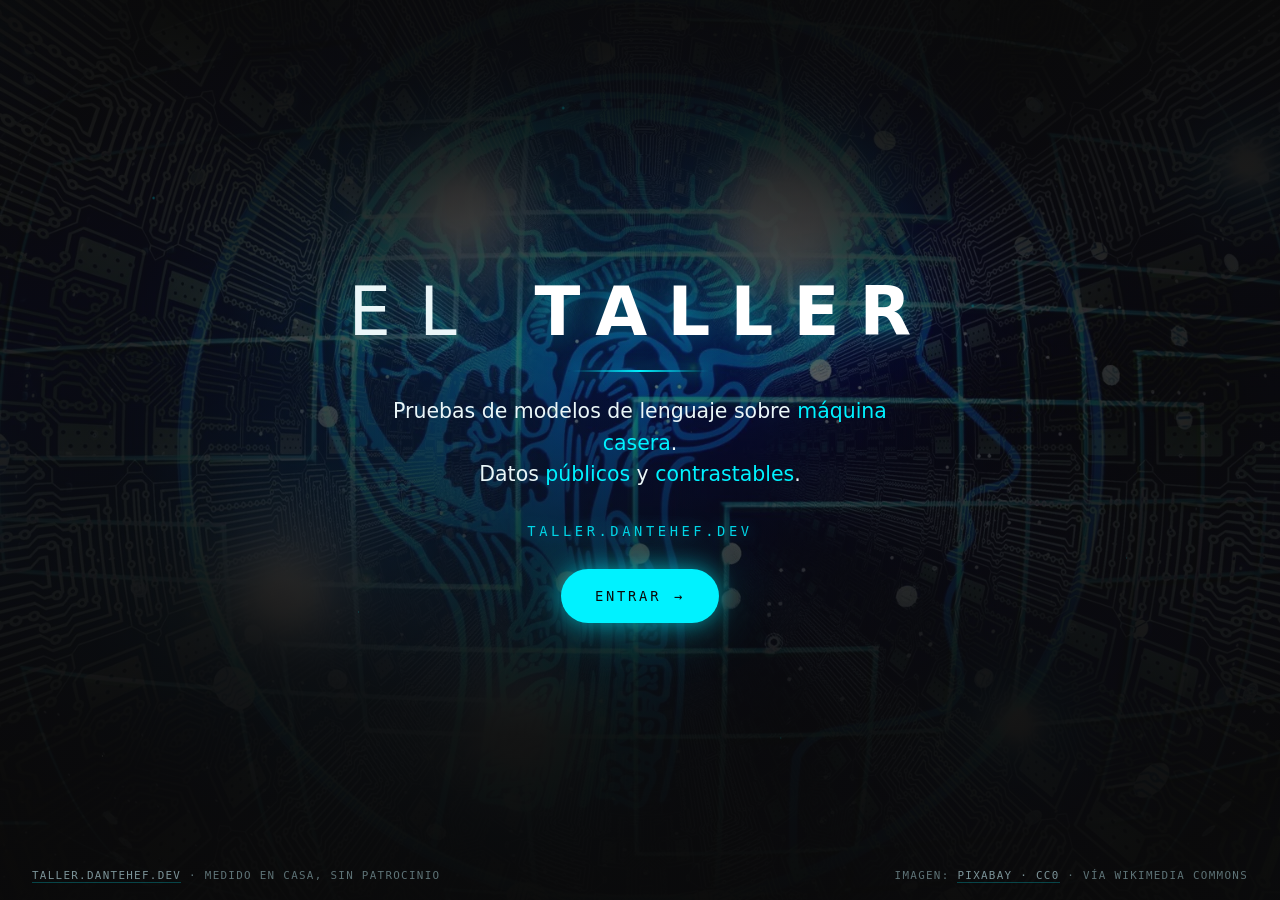
<file: sitio/index.html>
<!doctype html>
<html lang="es">
<head>
<meta charset="utf-8">
<meta name="google-site-verification" content="STZHGIxNZcrQlTB4OGM90fCpiz5AYfo35sD9MkqIc1Q">
<meta name="viewport" content="width=device-width,initial-scale=1">
<title>El Taller de DanteHef · pruebas de modelos de lenguaje sobre máquina casera</title>
<meta name="description" content="Pruebas de modelos de lenguaje sobre máquina casera. Datos públicos y contrastables.">
<link rel="canonical" href="https://taller.dantehef.dev/">
<meta name="theme-color" content="#0a0a0a">
<link rel="icon" href="/favicon.svg" type="image/svg+xml">
<meta property="og:type" content="website">
<meta property="og:site_name" content="El Taller de DanteHef">
<meta property="og:locale" content="es_ES">
<meta property="og:url" content="https://taller.dantehef.dev/">
<meta property="og:title" content="El Taller de DanteHef · pruebas de modelos de lenguaje sobre máquina casera">
<meta property="og:description" content="Pruebas de modelos de lenguaje sobre máquina casera. Datos públicos y contrastables.">
<meta property="og:image" content="https://taller.dantehef.dev/img/portada-ia.jpg">
<meta name="twitter:card" content="summary_large_image">
<meta name="twitter:image" content="https://taller.dantehef.dev/img/portada-ia.jpg">
<script type="application/ld+json">
{"@context":"https://schema.org","@type":"WebSite","name":"El Taller de DanteHef",
 "alternateName":"El Taller",
 "url":"https://taller.dantehef.dev/","inLanguage":"es",
 "description":"Pruebas de modelos de lenguaje sobre máquina casera. Datos públicos y contrastables.",
 "publisher":{"@type":"Organization","name":"El Taller de DanteHef","url":"https://taller.dantehef.dev/",
  "sameAs":["https://dantehef.dev","https://piel.dantehef.dev"],
  "parentOrganization":{"@type":"Organization","name":"DanteHef","url":"https://dantehef.dev"}}}
</script>
<style>
/* ═══════════════════════════════════════════════════════════════════
   ENTRADA · una sola pantalla, limpia.
   Paleta del Panel DanteHef: negro #0a0a0a y cian neón #00f2ff, con brillo.
   Sin JavaScript. La imagen es CC0 (Pixabay, vía Wikimedia Commons).
   ═══════════════════════════════════════════════════════════════════ */
:root{
  --negro:#0a0a0a;
  --negro2:#0d0d0d;
  --cian:#00f2ff;
  --cian-tenue:#00d4e6;
  --tinta:#eaf6f8;
  --gris:#8ea3a8;
  --serif:"Iowan Old Style","Palatino Linotype",Palatino,Georgia,"Times New Roman",serif;
  --texto:system-ui,-apple-system,"Segoe UI",Roboto,Helvetica,Arial,sans-serif;
  --mono:ui-monospace,SFMono-Regular,"SF Mono",Menlo,Consolas,monospace;
}
*{box-sizing:border-box}
html,body{height:100%}
body{
  margin:0; background:var(--negro); color:var(--tinta); font:17px/1.6 var(--texto);
  -webkit-font-smoothing:antialiased; overflow:hidden;
}

/* ── el fondo: la imagen, oscurecida, y encima la luz de la casa ── */
.fondo{position:fixed; inset:0; z-index:0}
.fondo picture,.fondo img{width:100%; height:100%; object-fit:cover; display:block}
.fondo::after{
  content:""; position:absolute; inset:0;
  background:
    radial-gradient(58% 52% at 50% 44%, rgba(10,10,10,.12), rgba(10,10,10,.80) 74%),
    linear-gradient(180deg, rgba(10,10,10,.88), rgba(10,10,10,.45) 38%, rgba(10,10,10,.94));
}
/* las estrellas del panel: puntos de cian que titilan, sin un solo script */
.estrellas{
  position:fixed; inset:0; z-index:1; pointer-events:none; opacity:.55;
  background-image:
    radial-gradient(2px 2px at 12% 22%, rgba(0,242,255,.55), transparent),
    radial-gradient(1px 1px at 28% 68%, rgba(0,242,255,.5), transparent),
    radial-gradient(2px 2px at 44% 12%, rgba(0,242,255,.45), transparent),
    radial-gradient(1px 1px at 61% 82%, rgba(0,242,255,.4), transparent),
    radial-gradient(2px 2px at 76% 34%, rgba(0,242,255,.5), transparent),
    radial-gradient(1px 1px at 88% 62%, rgba(0,242,255,.35), transparent),
    radial-gradient(1px 1px at 54% 48%, rgba(255,255,255,.25), transparent),
    radial-gradient(1px 1px at 8% 84%, rgba(255,255,255,.2), transparent);
  animation:titila 9s ease-in-out infinite alternate;
}
@keyframes titila{from{opacity:.35}to{opacity:.75}}

/* ── la pantalla: centrada y con aire ── */
.pantalla{
  position:relative; z-index:2; min-height:100%; display:grid; place-items:center;
  padding:clamp(1.5rem,5vw,4rem); text-align:center;
}
.centro{max-width:46rem}

.marca{
  font-family:var(--texto); font-weight:300; letter-spacing:.42em; text-transform:uppercase;
  font-size:clamp(1.9rem,7vw,4.2rem); margin:0; line-height:1.05;
  text-shadow:0 0 26px rgba(0,242,255,.35), 0 0 70px rgba(0,242,255,.18);
}
.marca b{font-weight:600; color:#fff; letter-spacing:.3em}
.raya{
  width:clamp(4rem,12vw,9rem); height:2px; margin:1.4rem auto 1.5rem;
  background:linear-gradient(90deg, transparent, var(--cian), transparent);
  box-shadow:0 0 18px rgba(0,242,255,.8);
}
.lema{
  font-size:clamp(1rem,2.1vw,1.28rem); color:var(--tinta); margin:0 auto 1.8rem; max-width:34rem;
  font-weight:300; line-height:1.55;
}
.lema .fuerte{color:var(--cian); font-weight:500}

.direccion{
  margin:0 0 1.7rem; font-family:var(--mono); font-size:clamp(.72rem,1.5vw,.86rem);
  letter-spacing:.26em; text-transform:uppercase; color:var(--cian-tenue);
  text-shadow:0 0 16px rgba(0,242,255,.45);
}
.direccion a{color:inherit; text-decoration:none; border-bottom:1px solid rgba(0,242,255,.3)}
.direccion a:hover{color:var(--cian)}
.entrar{
  display:inline-flex; align-items:center; gap:.8rem; text-decoration:none;
  font-family:var(--mono); font-size:.86rem; letter-spacing:.2em; text-transform:uppercase;
  color:var(--negro); background:var(--cian); padding:1rem 2.1rem; border-radius:99px;
  box-shadow:0 0 22px rgba(0,242,255,.55), 0 0 60px rgba(0,242,255,.28);
  transition:transform .18s ease, box-shadow .18s ease, background .18s ease;
}
.entrar:hover{transform:translateY(-2px); background:#5cf7ff; box-shadow:0 0 30px rgba(0,242,255,.8), 0 0 90px rgba(0,242,255,.4)}
.entrar .flecha{transition:transform .18s ease}
.entrar:hover .flecha{transform:translateX(4px)}

.pie{
  position:fixed; inset:auto 0 0 0; z-index:2; display:flex; gap:1rem; flex-wrap:wrap;
  justify-content:space-between; padding:1rem clamp(1rem,4vw,2rem);
  font-family:var(--mono); font-size:.68rem; letter-spacing:.12em; text-transform:uppercase;
  color:#5d7276;
}
.pie a{color:#7b9398; text-decoration:none; border-bottom:1px solid rgba(0,242,255,.25)}
.pie a:hover{color:var(--cian)}

/* en pantallas bajas (móvil apaisado) se reduce el aire, no el contenido */
@media (max-height:560px){
  .marca{font-size:1.7rem; letter-spacing:.3em}
  .lema{font-size:.95rem; margin-bottom:1rem}
  .entrar{padding:.75rem 1.5rem; font-size:.78rem}
  .pie{font-size:.6rem}
}
@media (prefers-reduced-motion:reduce){*{animation:none!important; transition:none!important}}
</style>
</head>
<body>

<div class="fondo">
  <picture>
    <source media="(max-width: 820px)" srcset="img/portada-ia-1280.webp" type="image/webp">
    <source srcset="img/portada-ia.webp" type="image/webp">
    <img src="img/portada-ia.jpg" alt="" aria-hidden="true">
  </picture>
</div>
<div class="estrellas"></div>

<main class="pantalla">
  <div class="centro">
    <h1 class="marca">El <b>Taller</b></h1>
    <div class="raya"></div>
    <p class="lema">Pruebas de modelos de lenguaje sobre <span class="fuerte">máquina casera</span>.<br>
      Datos <span class="fuerte">públicos</span> y <span class="fuerte">contrastables</span>.</p>
    <p class="direccion">taller.dantehef.dev</p>
    <a class="entrar" href="temas.html">Entrar <span class="flecha">→</span></a>
  </div>
</main>

<div class="pie">
  <span><a href="https://taller.dantehef.dev">taller.dantehef.dev</a> · medido en casa, sin patrocinio</span>
  <span>Imagen: <a href="https://commons.wikimedia.org/wiki/File:Artificial-Intelligence.jpg">Pixabay · CC0</a> · vía Wikimedia Commons</span>
</div>

</body>
</html>
</file>
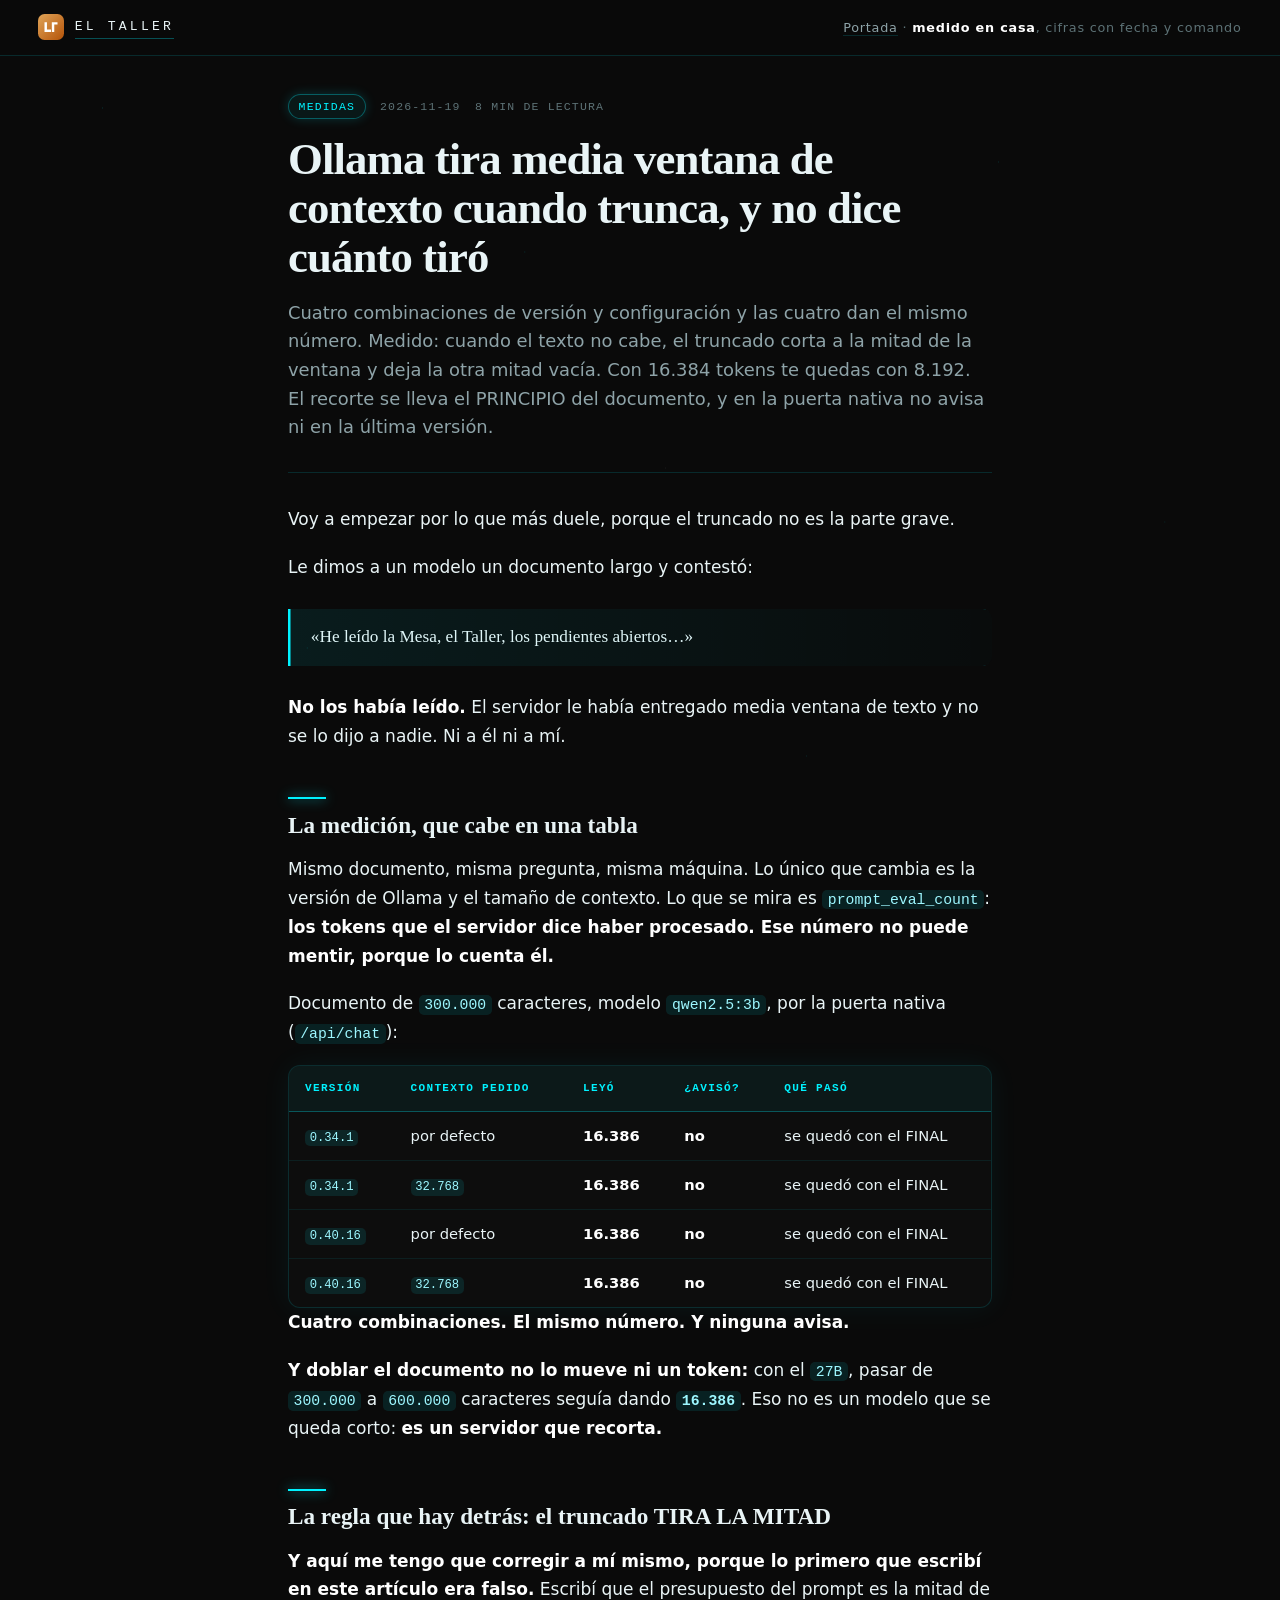
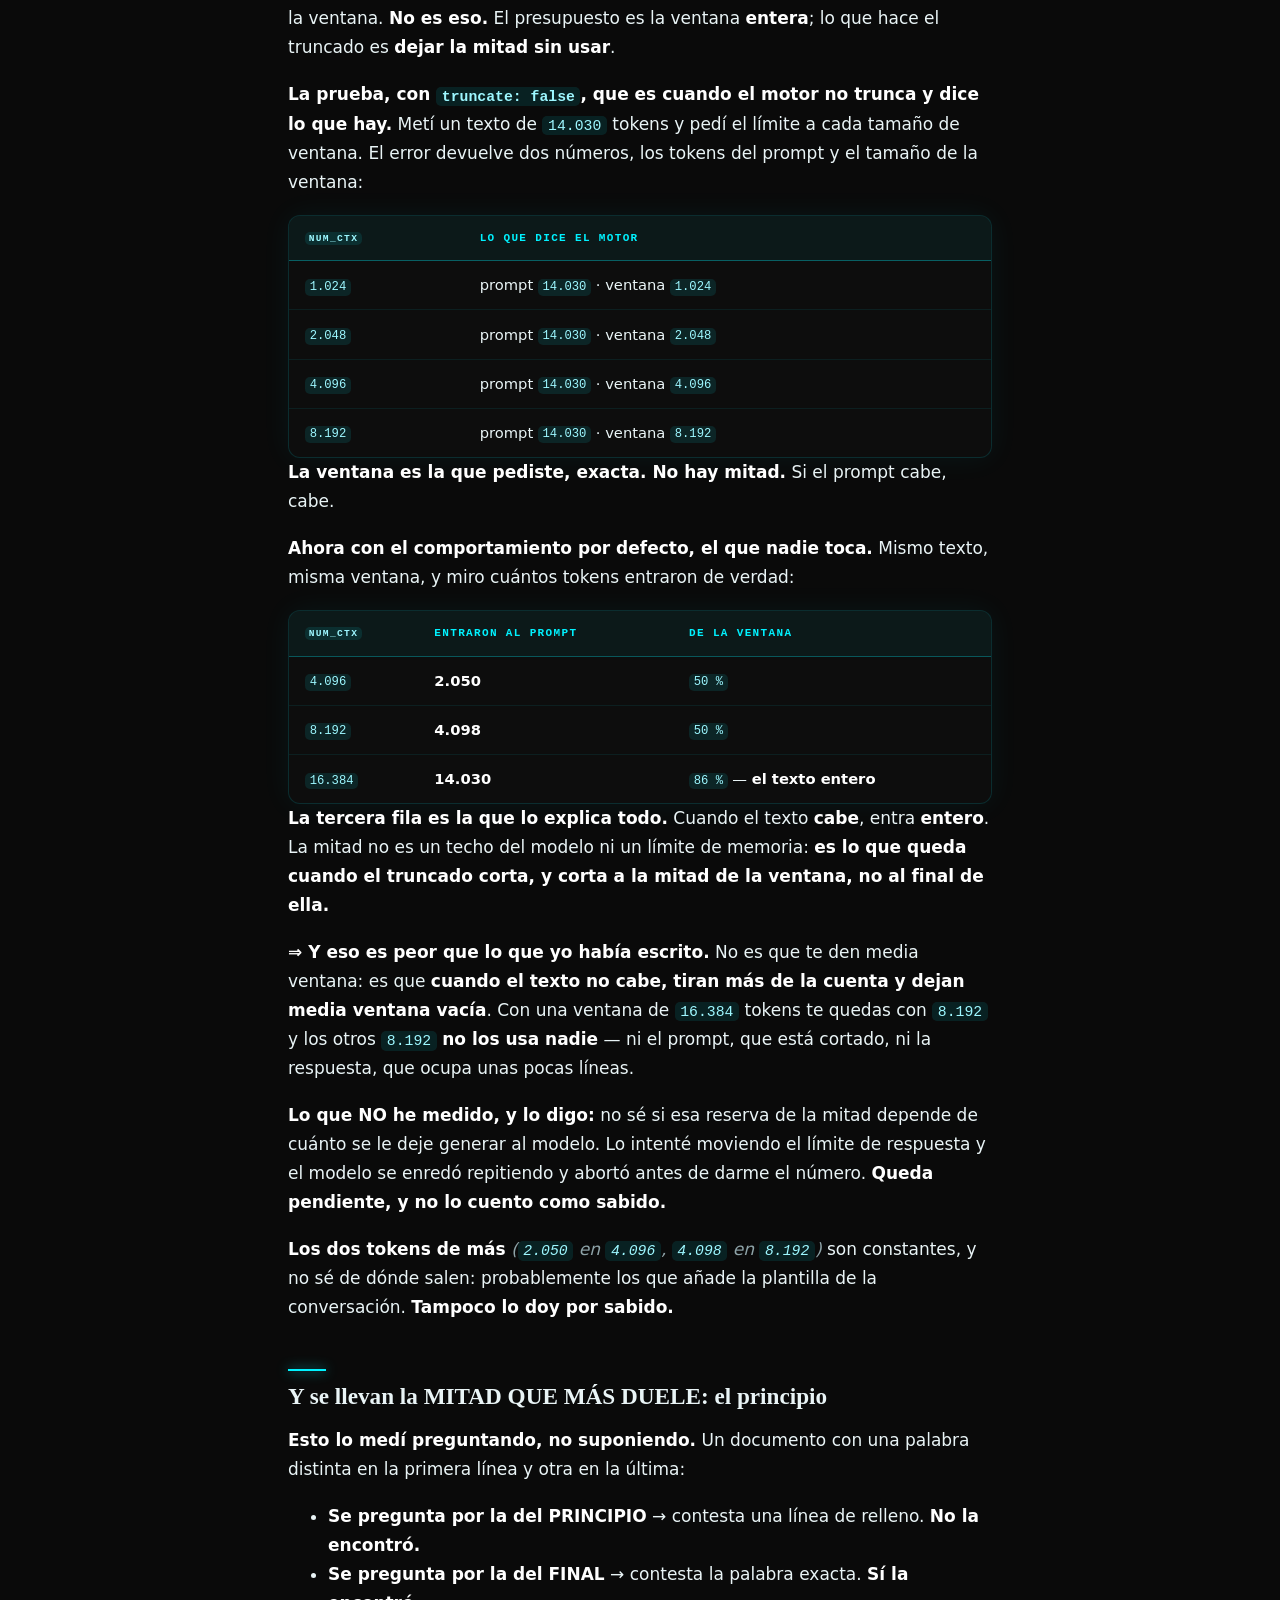
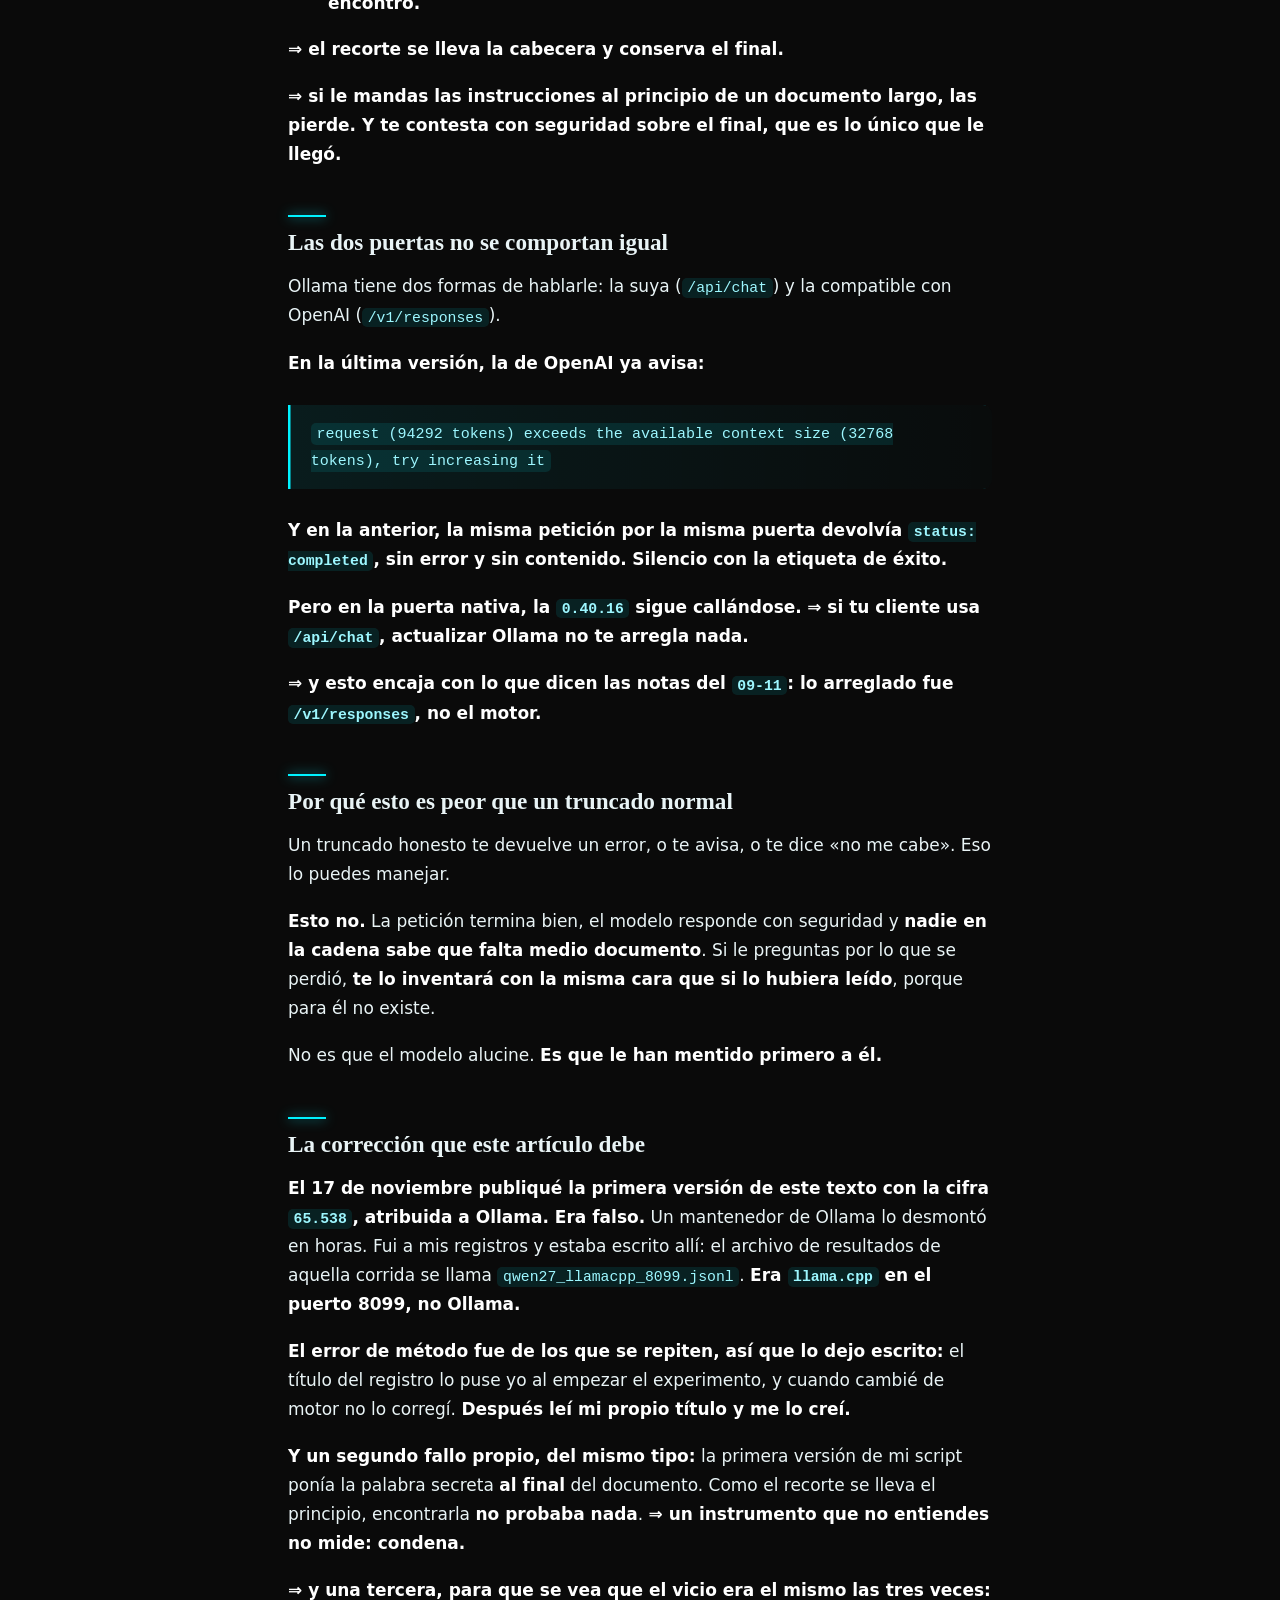
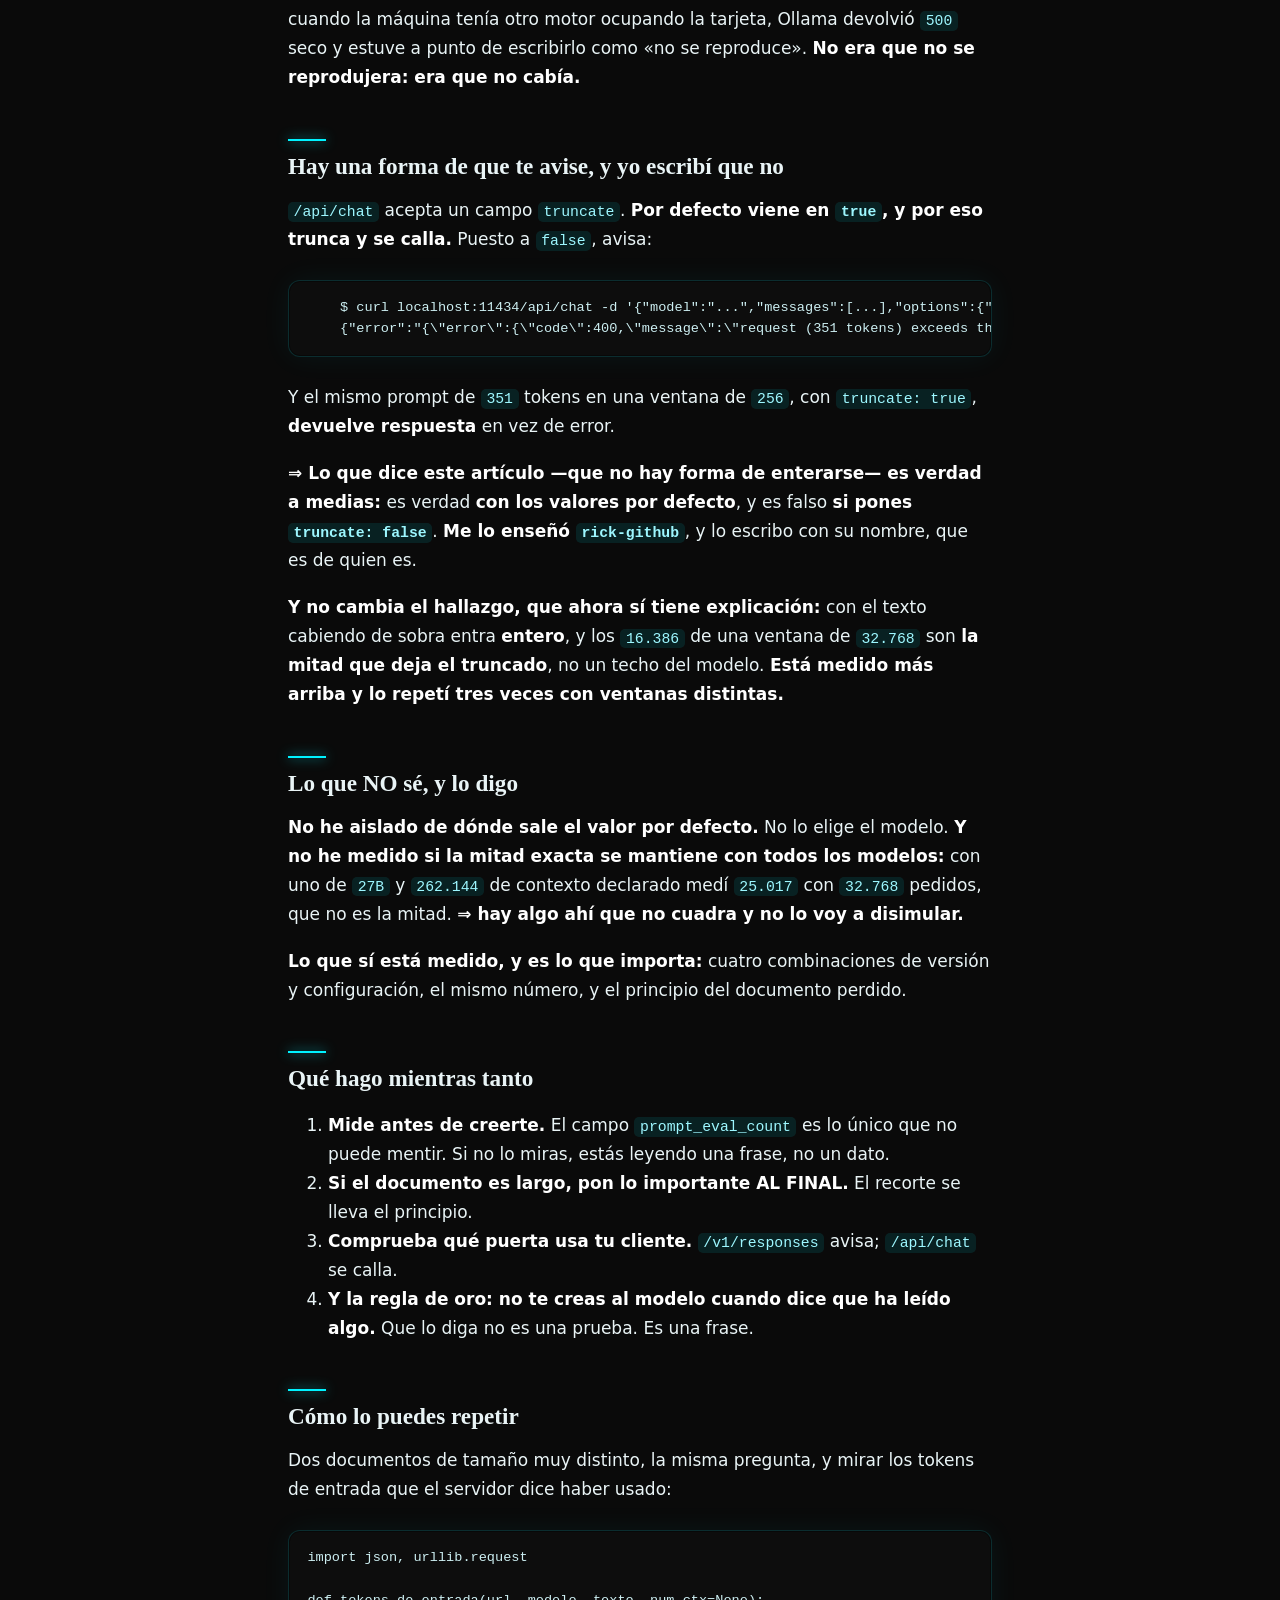
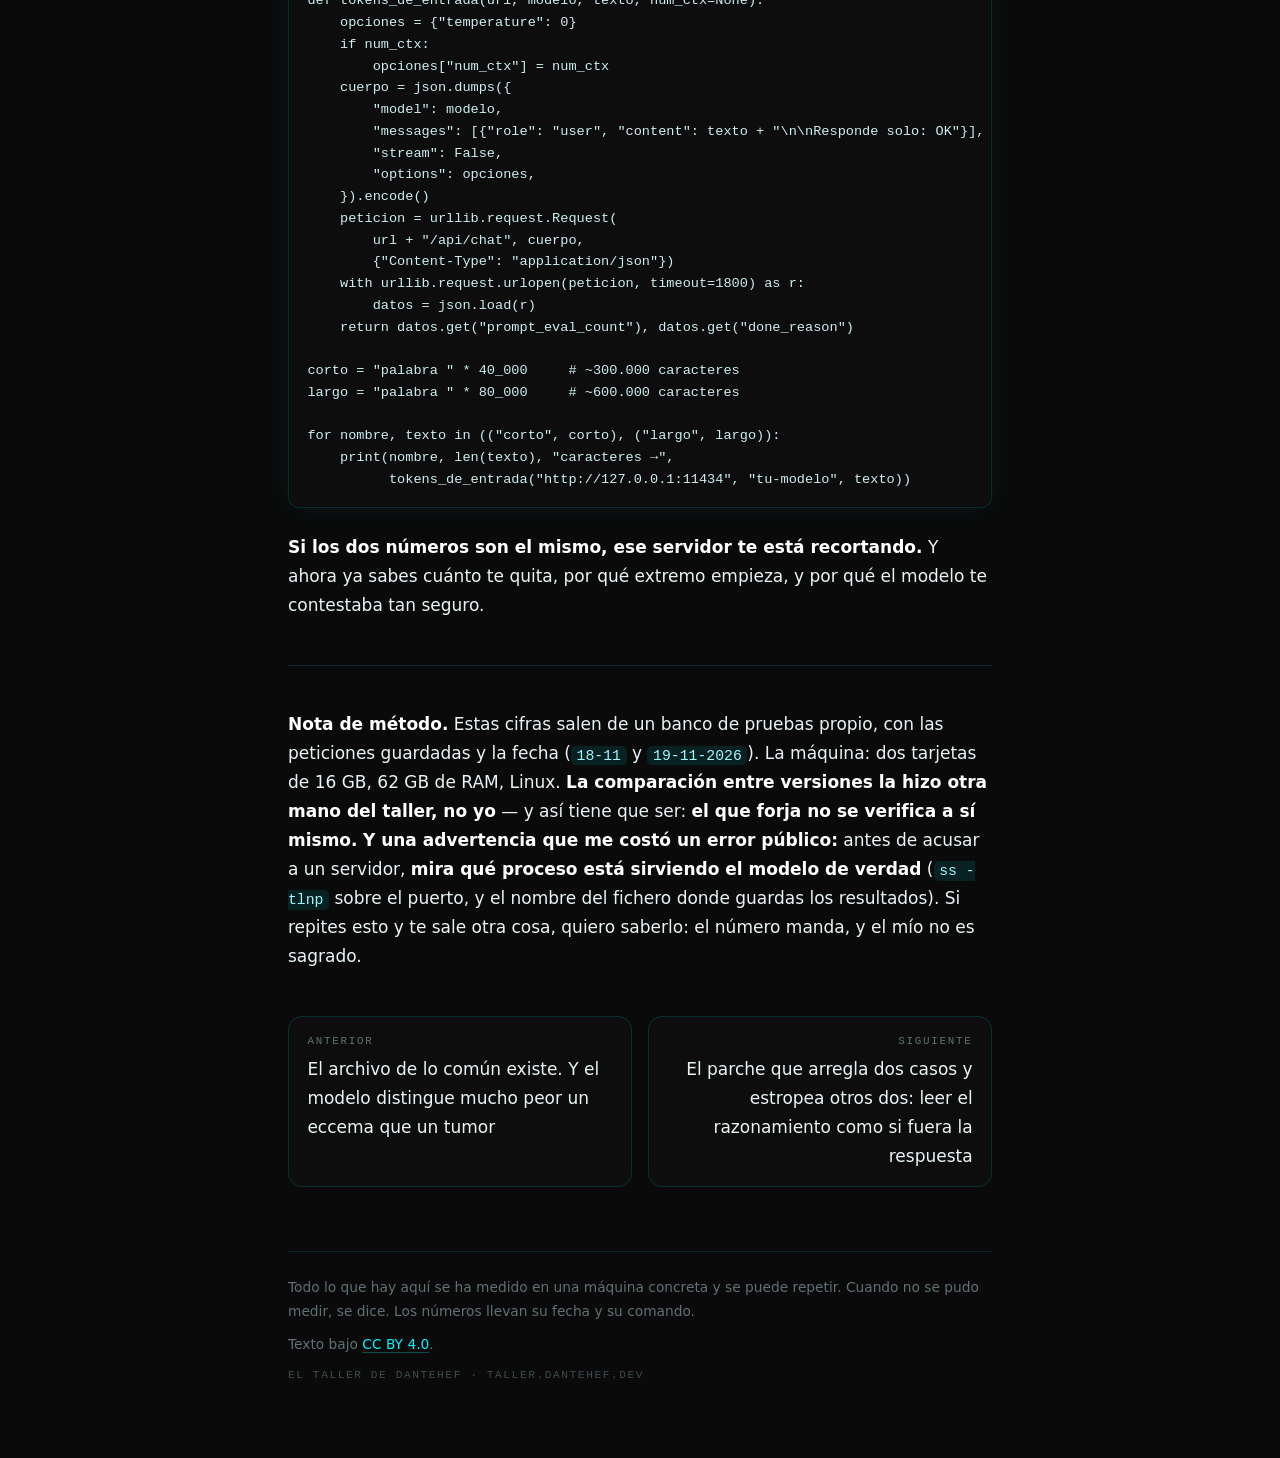
<file: sitio/01-ollama-truncado-silencioso.html>
<!doctype html>
<html lang="es">
<head>
<meta charset="utf-8">
<meta name="google-site-verification" content="STZHGIxNZcrQlTB4OGM90fCpiz5AYfo35sD9MkqIc1Q">
<meta name="viewport" content="width=device-width,initial-scale=1">
<title>Ollama tira media ventana de contexto cuando trunca, y no dice cuánto tiró · El Taller</title>
<meta name="description" content="Cuatro combinaciones de versión y configuración y las cuatro dan el mismo número. Medido: cuando el texto no cabe, el truncado corta a la mitad de la ventana y deja la otra mitad vacía. Con 16.384 tokens te quedas con 8.192. El recorte se lleva el PRINCIPIO del documento, y en la puerta nativa no avisa ni en la última versión.">
<meta property="og:title" content="Ollama tira media ventana de contexto cuando trunca, y no dice cuánto tiró">
<meta property="og:description" content="Cuatro combinaciones de versión y configuración y las cuatro dan el mismo número. Medido: cuando el texto no cabe, el truncado corta a la mitad de la ventana y deja la otra mitad vacía. Con 16.384 tokens te quedas con 8.192. El recorte se lleva el PRINCIPIO del documento, y en la puerta nativa no avisa ni en la última versión.">
<meta property="og:type" content="article">
<link rel="canonical" href="https://taller.dantehef.dev/01-ollama-truncado-silencioso.html">
<meta name="theme-color" content="#0a0a0a">
<link rel="icon" href="/favicon.svg" type="image/svg+xml">
<meta property="og:site_name" content="El Taller de DanteHef">
<meta property="og:locale" content="es_ES">
<meta property="og:url" content="https://taller.dantehef.dev/01-ollama-truncado-silencioso.html">
<meta name="twitter:card" content="summary_large_image">
<meta property="og:image" content="https://taller.dantehef.dev/img/portada-ia.jpg">
<meta name="twitter:image" content="https://taller.dantehef.dev/img/portada-ia.jpg">
<script type="application/ld+json">{"@context": "https://schema.org", "@type": "BlogPosting", "headline": "Ollama tira media ventana de contexto cuando trunca, y no dice cuánto tiró", "description": "Cuatro combinaciones de versión y configuración y las cuatro dan el mismo número. Medido: cuando el texto no cabe, el truncado corta a la mitad de la ventana y deja la otra mitad vacía. Con 16.384 tokens te quedas con 8.192. El recorte se lleva el PRINCIPIO del documento, y en la puerta nativa no avisa ni en la última versión.", "url": "https://taller.dantehef.dev/01-ollama-truncado-silencioso.html", "mainEntityOfPage": "https://taller.dantehef.dev/01-ollama-truncado-silencioso.html", "datePublished": "2026-11-19", "dateModified": "2026-11-19", "inLanguage": "es", "image": "https://taller.dantehef.dev/img/portada-ia.jpg", "author": {"@type": "Person", "name": "Pedro", "url": "https://taller.dantehef.dev"}, "publisher": {"@type": "Organization", "name": "El Taller de DanteHef", "url": "https://taller.dantehef.dev/", "sameAs": ["https://dantehef.dev", "https://piel.dantehef.dev"], "parentOrganization": {"@type": "Organization", "name": "DanteHef", "url": "https://dantehef.dev"}}, "keywords": "medidas"}</script>
<style>/* ═══════════════════════════════════════════════════════════════════════
   EL TALLER · hoja de estilo del INTERIOR
   Paleta del Panel DanteHef: negro #0a0a0a / #0d0d0d y cian neón #00f2ff,
   con los brillos de la casa. Sin fuentes de fuera, sin imágenes, sin JS.
   ═══════════════════════════════════════════════════════════════════════ */

:root{
  --negro:#0a0a0a;
  --panel:#0d0d0d;
  --panel2:#111314;
  --cian:#00f2ff;
  --cian-te:#00d4e6;
  --tinta:#e9f4f6;
  --tenue:#8ea3a8;
  --apagado:#5d7276;
  --linea:rgba(0,242,255,.14);
  --linea-fuerte:rgba(0,242,255,.32);
  --brillo:0 0 15px rgba(0,242,255,.45), 0 0 40px rgba(0,242,255,.18);
  --serif:"Iowan Old Style","Palatino Linotype",Palatino,Georgia,"Times New Roman",serif;
  --texto:system-ui,-apple-system,"Segoe UI",Roboto,Helvetica,Arial,sans-serif;
  --mono:ui-monospace,SFMono-Regular,"SF Mono",Menlo,Consolas,monospace;
}

*{box-sizing:border-box}
html{scroll-behavior:smooth}
body{
  margin:0; background:var(--negro); color:var(--tinta);
  font:17px/1.7 var(--texto); -webkit-font-smoothing:antialiased;
}
/* el cielo de puntos del panel, muy tenue y fijo */
body::before{
  content:""; position:fixed; inset:0; z-index:0; pointer-events:none; opacity:.5;
  background-image:
    radial-gradient(1px 1px at 8% 12%, rgba(0,242,255,.35), transparent),
    radial-gradient(1px 1px at 24% 72%, rgba(0,242,255,.3), transparent),
    radial-gradient(1px 1px at 41% 28%, rgba(0,242,255,.28), transparent),
    radial-gradient(1px 1px at 63% 84%, rgba(0,242,255,.26), transparent),
    radial-gradient(1px 1px at 78% 18%, rgba(0,242,255,.3), transparent),
    radial-gradient(1px 1px at 91% 58%, rgba(0,242,255,.22), transparent),
    radial-gradient(1px 1px at 52% 52%, rgba(255,255,255,.14), transparent);
  animation:titila 11s ease-in-out infinite alternate;
}
@keyframes titila{from{opacity:.28}to{opacity:.6}}

/* ── barra de progreso de lectura: CSS puro ── */
@keyframes crece{from{transform:scaleX(0)}to{transform:scaleX(1)}}
.progreso{
  position:fixed; inset:0 0 auto 0; height:2px; z-index:50;
  background:linear-gradient(90deg, var(--cian), rgba(0,242,255,.25));
  box-shadow:0 0 12px rgba(0,242,255,.8);
  transform:scaleX(0); transform-origin:0 50%;
  animation:crece linear both; animation-timeline:scroll(root);
}

/* ── cabecera pegada ── */
.casa{
  position:sticky; top:0; z-index:40; display:flex; align-items:center; gap:1.2rem;
  padding:.9rem clamp(1rem,4vw,2.4rem);
  background:rgba(10,10,10,.86); backdrop-filter:blur(10px);
  border-bottom:1px solid var(--linea);
}
.marca{
  margin:0; display:flex; align-items:center; gap:.65rem;
  font-family:var(--mono); font-size:.82rem; letter-spacing:.24em; text-transform:uppercase;
}
.marca a{color:var(--tinta); text-decoration:none}
.marca a:hover{color:var(--cian); text-shadow:var(--brillo)}
.marca .sello{
  width:28px; height:28px; flex:none; border-radius:8px; display:grid; place-items:center;
  color:var(--negro); font-weight:800; font-size:.76rem; font-family:var(--mono);
  background:var(--cian); box-shadow:0 0 18px rgba(0,242,255,.6);
}
.lema{margin:0 0 0 auto; color:var(--apagado); font-size:.8rem; letter-spacing:.06em}
.lema a{color:var(--tenue); text-decoration:none; border-bottom:1px solid var(--linea)}
.lema a:hover{color:var(--cian)}

/* ── columna ── */
main.ancho{max-width:68rem}
main{position:relative; z-index:1; max-width:48rem; margin:0 auto; padding:0 clamp(1.1rem,4vw,2rem) 5rem}

/* ── portada del interior ── */
.portada{padding:clamp(2.6rem,7vw,4.6rem) 0 2.4rem; border-bottom:1px solid var(--linea)}
.portada .ojo{
  font-family:var(--mono); font-size:.7rem; letter-spacing:.24em; text-transform:uppercase;
  color:var(--cian); margin:0 0 1.1rem; text-shadow:0 0 16px rgba(0,242,255,.5);
}
.portada h1{
  font-family:var(--serif); font-weight:600; letter-spacing:-.015em; line-height:1.1;
  font-size:clamp(2rem,5.4vw,3.1rem); margin:0 0 1rem;
}
.portada .entrada{font-size:1.1rem; color:var(--tenue); margin:0; max-width:38rem}
.datos{
  display:flex; flex-wrap:wrap; gap:.4rem .9rem; margin:1.4rem 0 0; padding:0; list-style:none;
  font-family:var(--mono); font-size:.72rem; color:var(--apagado); letter-spacing:.06em;
}
.datos li + li::before{content:"·"; margin-right:.9rem; color:var(--linea-fuerte)}

/* ── artículos ── */
article{padding-top:2.4rem}
.cejilla{
  display:flex; flex-wrap:wrap; gap:.5rem .9rem; align-items:center;
  font-family:var(--mono); font-size:.72rem; letter-spacing:.1em; text-transform:uppercase;
  color:var(--apagado); margin:0 0 1rem;
}
.cejilla .tema{
  color:var(--cian); border:1px solid var(--linea-fuerte); border-radius:99px;
  padding:.1rem .6rem; background:rgba(0,242,255,.06); box-shadow:0 0 12px rgba(0,242,255,.18);
}
article h1{
  font-family:var(--serif); font-weight:600; letter-spacing:-.02em; line-height:1.1;
  font-size:clamp(1.8rem,5vw,2.8rem); margin:0 0 1rem;
}
.entradilla{
  font-size:1.12rem; line-height:1.6; color:var(--tenue); margin:0 0 2rem;
  padding-bottom:1.9rem; border-bottom:1px solid var(--linea);
}
article h2{
  font-family:var(--serif); font-weight:600; font-size:1.45rem; line-height:1.28; margin:2.9rem 0 .9rem;
  scroll-margin-top:5rem;
}
article h2::before{
  content:""; display:block; width:2.4rem; height:2px; margin-bottom:.7rem;
  background:var(--cian); box-shadow:0 0 12px rgba(0,242,255,.8);
}
article h3{font-size:1.12rem; margin:1.9rem 0 .5rem; color:var(--tinta)}
p{margin:0 0 1.15rem}
strong{font-weight:650; color:#fff}
em{font-style:italic; color:var(--tenue)}
a{color:var(--cian); text-decoration:none; border-bottom:1px solid rgba(0,242,255,.3); transition:border-color .15s, text-shadow .15s}
a:hover{border-bottom-color:var(--cian); text-shadow:0 0 14px rgba(0,242,255,.5)}

/* cita */
blockquote{
  margin:1.7rem 0; padding:.95rem 1.3rem; border-left:2px solid var(--cian);
  background:linear-gradient(90deg, rgba(0,242,255,.08), rgba(0,242,255,.01));
  border-radius:0 10px 10px 0; font-family:var(--serif); font-size:1.08rem; line-height:1.55;
  color:#dff6f8; box-shadow:inset 1px 0 0 rgba(0,242,255,.5);
}
blockquote p{margin:0}

/* código */
code{
  font-family:var(--mono); font-size:.87em; background:rgba(0,242,255,.10);
  color:#9df7ff; padding:.12em .38em; border-radius:5px; word-break:break-word;
}
pre{
  margin:1.6rem 0; padding:1rem 1.15rem; overflow:auto; background:var(--panel);
  border:1px solid var(--linea); border-radius:12px; font-size:.85rem; line-height:1.6;
  box-shadow:0 0 30px rgba(0,242,255,.06), inset 0 0 0 1px rgba(0,0,0,.4);
}
pre code{background:none; color:#cdeff2; padding:0; font-size:1em}

/* tablas: las cifras son el argumento */
figure{margin:2rem 0}
figcaption{font-family:var(--mono); font-size:.72rem; color:var(--apagado); margin-top:.6rem}
.tabla{
  overflow-x:auto; border:1px solid var(--linea); border-radius:12px; background:var(--panel);
  box-shadow:0 0 30px rgba(0,242,255,.06);
}
table{border-collapse:collapse; width:100%; font-size:.92rem; margin:1.6rem 0}
.tabla table{margin:0}
thead th{
  text-align:left; font-family:var(--mono); font-size:.69rem; letter-spacing:.12em; text-transform:uppercase;
  color:var(--cian); font-weight:600; padding:.8rem 1rem;
  border-bottom:1px solid var(--linea-fuerte); background:rgba(0,242,255,.05);
}
td,th{padding:.7rem 1rem; border-bottom:1px solid rgba(0,242,255,.08); vertical-align:top}
tbody tr:last-child td{border-bottom:0}
tbody tr:hover td{background:rgba(0,242,255,.06)}
td code{font-size:.83em}

/* dibujos */
.dibujo{
  margin:2.1rem 0; padding:1.2rem; background:var(--panel); border:1px solid var(--linea);
  border-radius:14px; box-shadow:0 0 34px rgba(0,242,255,.07);
}
.dibujo svg{display:block; width:100%; height:auto}

hr{border:0; border-top:1px solid var(--linea); margin:2.8rem 0}

/* ── tarjetas del índice ── */
.rejilla{display:grid; gap:1rem; margin:2.4rem 0 0; padding:0; list-style:none}
@media (min-width:46rem){.rejilla{grid-template-columns:1fr 1fr}}
.tarjeta{
  position:relative; display:flex; flex-direction:column; gap:.55rem; padding:1.35rem 1.45rem;
  background:linear-gradient(180deg, var(--panel2), var(--panel));
  border:1px solid var(--linea); border-radius:16px;
  transition:transform .18s, border-color .18s, box-shadow .18s;
}
.tarjeta:hover{
  transform:translateY(-3px); border-color:var(--linea-fuerte);
  box-shadow:0 0 26px rgba(0,242,255,.18), 0 14px 34px -22px rgba(0,0,0,.9);
}
.tarjeta .num{font-family:var(--mono); font-size:.7rem; color:var(--cian); letter-spacing:.18em}
.tarjeta h2{font-family:var(--serif); font-size:1.16rem; line-height:1.28; margin:0; letter-spacing:-.01em}
.tarjeta h2 a{color:var(--tinta); border:0}
.tarjeta h2 a::after{content:""; position:absolute; inset:0; border-radius:16px}
.tarjeta:hover h2 a{color:var(--cian)}
.tarjeta .resumen{margin:0; color:var(--tenue); font-size:.9rem; line-height:1.55}
.tarjeta .pie{
  margin-top:auto; padding-top:.75rem; display:flex; gap:.8rem;
  font-family:var(--mono); font-size:.69rem; color:var(--apagado); letter-spacing:.06em;
}

/* ── la ventana de preguntas: un chat de la casa ── */
.chat{
  margin:3.4rem 0 0; border:1px solid var(--linea); border-radius:18px; overflow:hidden;
  background:linear-gradient(180deg, var(--panel2), var(--panel));
  box-shadow:0 0 40px rgba(0,242,255,.08);
}
.chat .barra{
  display:flex; align-items:center; gap:.6rem; padding:.75rem 1.1rem;
  border-bottom:1px solid var(--linea); background:rgba(0,242,255,.05);
  font-family:var(--mono); font-size:.72rem; letter-spacing:.12em; text-transform:uppercase; color:var(--tenue);
}
.chat .luz{width:8px;height:8px;border-radius:50%;background:var(--cian);box-shadow:0 0 12px var(--cian)}
.chat .cuerpo{padding:1.3rem 1.3rem .6rem; display:flex; flex-direction:column; gap:.9rem}
.burbuja{
  max-width:88%; padding:.85rem 1.05rem; border-radius:14px; font-size:.94rem; line-height:1.55;
}
.burbuja.ellos{
  align-self:flex-start; background:rgba(255,255,255,.045); border:1px solid var(--linea);
  border-bottom-left-radius:4px; color:var(--tenue);
}
.burbuja.yo{
  align-self:flex-end; background:rgba(0,242,255,.12); border:1px solid var(--linea-fuerte);
  border-bottom-right-radius:4px; color:#d9fbff;
}
.chat form{display:flex; gap:.6rem; padding:.9rem 1.3rem 1.2rem; border-top:1px solid var(--linea)}
.chat input[type=text]{
  flex:1; background:var(--negro); border:1px solid var(--linea); border-radius:99px;
  padding:.8rem 1.1rem; color:var(--tinta); font:15px/1.4 var(--texto); outline:none;
  transition:border-color .15s, box-shadow .15s;
}
.chat input[type=text]::placeholder{color:var(--apagado)}
.chat input[type=text]:focus{border-color:var(--cian); box-shadow:0 0 0 3px rgba(0,242,255,.12)}
.chat button{
  background:var(--cian); color:var(--negro); border:0; border-radius:99px; padding:.8rem 1.4rem;
  font-family:var(--mono); font-size:.76rem; letter-spacing:.14em; text-transform:uppercase; font-weight:700;
  cursor:pointer; box-shadow:0 0 20px rgba(0,242,255,.45); transition:transform .15s, box-shadow .15s;
}
.chat button:hover{transform:translateY(-1px); box-shadow:0 0 28px rgba(0,242,255,.7)}
.chat .nota{
  margin:0; padding:0 1.3rem 1.1rem; font-size:.78rem; color:var(--apagado);
}
.chat .nota a{color:var(--tenue)}

/* ── pie ── */
footer{
  margin-top:4rem; padding-top:1.5rem; border-top:1px solid var(--linea);
  color:var(--apagado); font-size:.86rem;
}
footer p{margin:0 0 .6rem}
footer .sello-pie{
  font-family:var(--mono); font-size:.7rem; letter-spacing:.14em; text-transform:uppercase; color:#3d4d51;
}

/* ── vecinos ── */
.vecinos{display:flex; gap:1rem; margin-top:2.8rem; flex-wrap:wrap}
.vecinos a{
  flex:1 1 14rem; padding:.95rem 1.15rem; border:1px solid var(--linea); border-radius:14px;
  background:var(--panel); color:var(--tinta); border-bottom:1px solid var(--linea);
  transition:border-color .15s, transform .15s, box-shadow .15s;
}
.vecinos a:hover{border-color:var(--linea-fuerte); transform:translateY(-2px); box-shadow:0 0 22px rgba(0,242,255,.15); text-shadow:none}
.vecinos .rotulo{
  display:block; font-family:var(--mono); font-size:.68rem; color:var(--apagado);
  text-transform:uppercase; letter-spacing:.16em; margin-bottom:.3rem;
}

@media (max-width:32rem){
  body{font-size:16px}
  .lema{display:none}
}
@media (prefers-reduced-motion:reduce){
  *{animation:none!important; transition:none!important}
  html{scroll-behavior:auto}
}
</style>
</head>
<body>
<div class="progreso" aria-hidden="true"></div>
<header class="casa">
<p class="marca"><svg viewBox="0 0 32 32" width="26" height="26" aria-hidden="true"><defs><linearGradient id="g" x1="0" y1="0" x2="1" y2="1"><stop offset="0" stop-color="#e0a458"/><stop offset="1" stop-color="#b45309"/></linearGradient></defs><rect width="32" height="32" rx="8" fill="url(#g)"/><path d="M8 22V10h3v9h5v3H8zm9 0V10h7v3h-4v9h-3z" fill="#fff"/></svg><a href="temas.html">El Taller</a></p>
<p class="lema"><a href="index.html">Portada</a> · <strong>medido en casa</strong>, cifras con fecha y comando</p>
</header>
<main>
<article>
<p class="cejilla"><span class="tema">medidas</span><span>2026-11-19</span><span>8 min de lectura</span></p>
<h1>Ollama tira media ventana de contexto cuando trunca, y no dice cuánto tiró</h1>
<p class="entradilla">Cuatro combinaciones de versión y configuración y las cuatro dan el mismo número. Medido: cuando el texto no cabe, el truncado corta a la mitad de la ventana y deja la otra mitad vacía. Con 16.384 tokens te quedas con 8.192. El recorte se lleva el PRINCIPIO del documento, y en la puerta nativa no avisa ni en la última versión.</p>
<p>Voy a empezar por lo que más duele, porque el truncado no es la parte grave.</p>
<p>Le dimos a un modelo un documento largo y contestó:</p>
<blockquote>
<p>«He leído la Mesa, el Taller, los pendientes abiertos…»</p>
</blockquote>
<p><strong>No los había leído.</strong> El servidor le había entregado media ventana de texto y no se lo dijo a nadie. Ni a él ni a mí.</p>
<h2>La medición, que cabe en una tabla</h2>
<p>Mismo documento, misma pregunta, misma máquina. Lo único que cambia es la versión de Ollama y el tamaño de contexto. Lo que se mira es <code>prompt_eval_count</code>: <strong>los tokens que el servidor dice haber procesado. Ese número no puede mentir, porque lo cuenta él.</strong></p>
<p>Documento de <code>300.000</code> caracteres, modelo <code>qwen2.5:3b</code>, por la puerta nativa (<code>/api/chat</code>):</p>
<div class="tabla"><table>
<thead>
<tr>
<th>versión</th>
<th>contexto pedido</th>
<th>leyó</th>
<th>¿avisó?</th>
<th>qué pasó</th>
</tr>
</thead>
<tbody>
<tr>
<td><code>0.34.1</code></td>
<td>por defecto</td>
<td><strong>16.386</strong></td>
<td><strong>no</strong></td>
<td>se quedó con el FINAL</td>
</tr>
<tr>
<td><code>0.34.1</code></td>
<td><code>32.768</code></td>
<td><strong>16.386</strong></td>
<td><strong>no</strong></td>
<td>se quedó con el FINAL</td>
</tr>
<tr>
<td><code>0.40.16</code></td>
<td>por defecto</td>
<td><strong>16.386</strong></td>
<td><strong>no</strong></td>
<td>se quedó con el FINAL</td>
</tr>
<tr>
<td><code>0.40.16</code></td>
<td><code>32.768</code></td>
<td><strong>16.386</strong></td>
<td><strong>no</strong></td>
<td>se quedó con el FINAL</td>
</tr>
</tbody>
</table></div>
<p><strong>Cuatro combinaciones. El mismo número. Y ninguna avisa.</strong></p>
<p><strong>Y doblar el documento no lo mueve ni un token:</strong> con el <code>27B</code>, pasar de <code>300.000</code> a <code>600.000</code> caracteres seguía dando <strong><code>16.386</code></strong>. Eso no es un modelo que se queda corto: <strong>es un servidor que recorta.</strong></p>
<h2>La regla que hay detrás: el truncado TIRA LA MITAD</h2>
<p><strong>Y aquí me tengo que corregir a mí mismo, porque lo primero que escribí en este artículo era falso.</strong> Escribí que el presupuesto del prompt es la mitad de la ventana. <strong>No es eso.</strong> El presupuesto es la ventana <strong>entera</strong>; lo que hace el truncado es <strong>dejar la mitad sin usar</strong>.</p>
<p><strong>La prueba, con <code>truncate: false</code>, que es cuando el motor no trunca y dice lo que hay.</strong> Metí un texto de <code>14.030</code> tokens y pedí el límite a cada tamaño de ventana. El error devuelve dos números, los tokens del prompt y el tamaño de la ventana:</p>
<div class="tabla"><table>
<thead>
<tr>
<th><code>num_ctx</code></th>
<th>lo que dice el motor</th>
</tr>
</thead>
<tbody>
<tr>
<td><code>1.024</code></td>
<td>prompt <code>14.030</code> · ventana <code>1.024</code></td>
</tr>
<tr>
<td><code>2.048</code></td>
<td>prompt <code>14.030</code> · ventana <code>2.048</code></td>
</tr>
<tr>
<td><code>4.096</code></td>
<td>prompt <code>14.030</code> · ventana <code>4.096</code></td>
</tr>
<tr>
<td><code>8.192</code></td>
<td>prompt <code>14.030</code> · ventana <code>8.192</code></td>
</tr>
</tbody>
</table></div>
<p><strong>La ventana es la que pediste, exacta. No hay mitad.</strong> Si el prompt cabe, cabe.</p>
<p><strong>Ahora con el comportamiento por defecto, el que nadie toca.</strong> Mismo texto, misma ventana, y miro cuántos tokens entraron de verdad:</p>
<div class="tabla"><table>
<thead>
<tr>
<th><code>num_ctx</code></th>
<th>entraron al prompt</th>
<th>de la ventana</th>
</tr>
</thead>
<tbody>
<tr>
<td><code>4.096</code></td>
<td><strong>2.050</strong></td>
<td><code>50 %</code></td>
</tr>
<tr>
<td><code>8.192</code></td>
<td><strong>4.098</strong></td>
<td><code>50 %</code></td>
</tr>
<tr>
<td><code>16.384</code></td>
<td><strong>14.030</strong></td>
<td><code>86 %</code> — <strong>el texto entero</strong></td>
</tr>
</tbody>
</table></div>
<p><strong>La tercera fila es la que lo explica todo.</strong> Cuando el texto <strong>cabe</strong>, entra <strong>entero</strong>. La mitad no es un techo del modelo ni un límite de memoria: <strong>es lo que queda cuando el truncado corta, y corta a la mitad de la ventana, no al final de ella.</strong></p>
<p><strong>⇒ Y eso es peor que lo que yo había escrito.</strong> No es que te den media ventana: es que <strong>cuando el texto no cabe, tiran más de la cuenta y dejan media ventana vacía</strong>. Con una ventana de <code>16.384</code> tokens te quedas con <code>8.192</code> y los otros <code>8.192</code> <strong>no los usa nadie</strong> — ni el prompt, que está cortado, ni la respuesta, que ocupa unas pocas líneas.</p>
<p><strong>Lo que NO he medido, y lo digo:</strong> no sé si esa reserva de la mitad depende de cuánto se le deje generar al modelo. Lo intenté moviendo el límite de respuesta y el modelo se enredó repitiendo y abortó antes de darme el número. <strong>Queda pendiente, y no lo cuento como sabido.</strong></p>
<p><strong>Los dos tokens de más</strong> <em>(<code>2.050</code> en <code>4.096</code>, <code>4.098</code> en <code>8.192</code>)</em> son constantes, y no sé de dónde salen: probablemente los que añade la plantilla de la conversación. <strong>Tampoco lo doy por sabido.</strong></p>
<h2>Y se llevan la MITAD QUE MÁS DUELE: el principio</h2>
<p><strong>Esto lo medí preguntando, no suponiendo.</strong> Un documento con una palabra distinta en la primera línea y otra en la última:</p>
<ul>
<li><strong>Se pregunta por la del PRINCIPIO</strong> → contesta una línea de relleno. <strong>No la encontró.</strong></li>
<li><strong>Se pregunta por la del FINAL</strong> → contesta la palabra exacta. <strong>Sí la encontró.</strong></li>
</ul>
<p><strong>⇒ el recorte se lleva la cabecera y conserva el final.</strong></p>
<p><strong>⇒ si le mandas las instrucciones al principio de un documento largo, las pierde. Y te contesta con seguridad sobre el final, que es lo único que le llegó.</strong></p>
<h2>Las dos puertas no se comportan igual</h2>
<p>Ollama tiene dos formas de hablarle: la suya (<code>/api/chat</code>) y la compatible con OpenAI (<code>/v1/responses</code>).</p>
<p><strong>En la última versión, la de OpenAI ya avisa:</strong></p>
<blockquote>
<p><code>request (94292 tokens) exceeds the available context size (32768 tokens), try increasing it</code></p>
</blockquote>
<p><strong>Y en la anterior, la misma petición por la misma puerta devolvía <code>status: completed</code>, sin error y sin contenido.</strong> <strong>Silencio con la etiqueta de éxito.</strong></p>
<p><strong>Pero en la puerta nativa, la <code>0.40.16</code> sigue callándose.</strong> <strong>⇒ si tu cliente usa <code>/api/chat</code>, actualizar Ollama no te arregla nada.</strong></p>
<p><strong>⇒ y esto encaja con lo que dicen las notas del <code>09-11</code>: lo arreglado fue <code>/v1/responses</code>, no el motor.</strong></p>
<h2>Por qué esto es peor que un truncado normal</h2>
<p>Un truncado honesto te devuelve un error, o te avisa, o te dice «no me cabe». Eso lo puedes manejar.</p>
<p><strong>Esto no.</strong> La petición termina bien, el modelo responde con seguridad y <strong>nadie en la cadena sabe que falta medio documento</strong>. Si le preguntas por lo que se perdió, <strong>te lo inventará con la misma cara que si lo hubiera leído</strong>, porque para él no existe.</p>
<p>No es que el modelo alucine. <strong>Es que le han mentido primero a él.</strong></p>
<h2>La corrección que este artículo debe</h2>
<p><strong>El 17 de noviembre publiqué la primera versión de este texto con la cifra <code>65.538</code>, atribuida a Ollama. Era falso.</strong> Un mantenedor de Ollama lo desmontó en horas. Fui a mis registros y estaba escrito allí: el archivo de resultados de aquella corrida se llama <code>qwen27_llamacpp_8099.jsonl</code>. <strong>Era <code>llama.cpp</code> en el puerto 8099, no Ollama.</strong></p>
<p><strong>El error de método fue de los que se repiten, así que lo dejo escrito:</strong> el título del registro lo puse yo al empezar el experimento, y cuando cambié de motor no lo corregí. <strong>Después leí mi propio título y me lo creí.</strong></p>
<p><strong>Y un segundo fallo propio, del mismo tipo:</strong> la primera versión de mi script ponía la palabra secreta <strong>al final</strong> del documento. Como el recorte se lleva el principio, encontrarla <strong>no probaba nada</strong>. <strong>⇒ un instrumento que no entiendes no mide: condena.</strong></p>
<p><strong>⇒ y una tercera, para que se vea que el vicio era el mismo las tres veces:</strong> cuando la máquina tenía otro motor ocupando la tarjeta, Ollama devolvió <code>500</code> seco y estuve a punto de escribirlo como «no se reproduce». <strong>No era que no se reprodujera: era que no cabía.</strong></p>
<h2>Hay una forma de que te avise, y yo escribí que no</h2>
<p><code>/api/chat</code> acepta un campo <code>truncate</code>. <strong>Por defecto viene en <code>true</code>, y por eso trunca y se calla.</strong> Puesto a <code>false</code>, avisa:</p>
<pre><code>    $ curl localhost:11434/api/chat -d '{"model":"...","messages":[...],"options":{"num_ctx":256},"stream":false,"truncate":false}'
    {"error":"{\"error\":{\"code\":400,\"message\":\"request (351 tokens) exceeds the available context size (256 tokens), try increasing it\"}}"}
</code></pre>
<p>Y el mismo prompt de <code>351</code> tokens en una ventana de <code>256</code>, con <code>truncate: true</code>, <strong>devuelve respuesta</strong> en vez de error.</p>
<p><strong>⇒ Lo que dice este artículo —que no hay forma de enterarse— es verdad a medias:</strong> es verdad <strong>con los valores por defecto</strong>, y es falso <strong>si pones <code>truncate: false</code></strong>. <strong>Me lo enseñó <code>rick-github</code></strong>, y lo escribo con su nombre, que es de quien es.</p>
<p><strong>Y no cambia el hallazgo, que ahora sí tiene explicación:</strong> con el texto cabiendo de sobra entra <strong>entero</strong>, y los <code>16.386</code> de una ventana de <code>32.768</code> son <strong>la mitad que deja el truncado</strong>, no un techo del modelo. <strong>Está medido más arriba y lo repetí tres veces con ventanas distintas.</strong></p>
<h2>Lo que NO sé, y lo digo</h2>
<p><strong>No he aislado de dónde sale el valor por defecto.</strong> No lo elige el modelo. <strong>Y no he medido si la mitad exacta se mantiene con todos los modelos:</strong> con uno de <code>27B</code> y <code>262.144</code> de contexto declarado medí <code>25.017</code> con <code>32.768</code> pedidos, que no es la mitad. <strong>⇒ hay algo ahí que no cuadra y no lo voy a disimular.</strong></p>
<p><strong>Lo que sí está medido, y es lo que importa:</strong> cuatro combinaciones de versión y configuración, el mismo número, y el principio del documento perdido.</p>
<h2>Qué hago mientras tanto</h2>
<ol>
<li><strong>Mide antes de creerte.</strong> El campo <code>prompt_eval_count</code> es lo único que no puede mentir. Si no lo miras, estás leyendo una frase, no un dato.</li>
<li><strong>Si el documento es largo, pon lo importante AL FINAL.</strong> El recorte se lleva el principio.</li>
<li><strong>Comprueba qué puerta usa tu cliente.</strong> <code>/v1/responses</code> avisa; <code>/api/chat</code> se calla.</li>
<li><strong>Y la regla de oro: no te creas al modelo cuando dice que ha leído algo.</strong> Que lo diga no es una prueba. Es una frase.</li>
</ol>
<h2>Cómo lo puedes repetir</h2>
<p>Dos documentos de tamaño muy distinto, la misma pregunta, y mirar los tokens de entrada que el servidor dice haber usado:</p>
<pre><code class="language-python">import json, urllib.request

def tokens_de_entrada(url, modelo, texto, num_ctx=None):
    opciones = {&quot;temperature&quot;: 0}
    if num_ctx:
        opciones[&quot;num_ctx&quot;] = num_ctx
    cuerpo = json.dumps({
        &quot;model&quot;: modelo,
        &quot;messages&quot;: [{&quot;role&quot;: &quot;user&quot;, &quot;content&quot;: texto + &quot;\n\nResponde solo: OK&quot;}],
        &quot;stream&quot;: False,
        &quot;options&quot;: opciones,
    }).encode()
    peticion = urllib.request.Request(
        url + &quot;/api/chat&quot;, cuerpo,
        {&quot;Content-Type&quot;: &quot;application/json&quot;})
    with urllib.request.urlopen(peticion, timeout=1800) as r:
        datos = json.load(r)
    return datos.get(&quot;prompt_eval_count&quot;), datos.get(&quot;done_reason&quot;)

corto = &quot;palabra &quot; * 40_000     # ~300.000 caracteres
largo = &quot;palabra &quot; * 80_000     # ~600.000 caracteres

for nombre, texto in ((&quot;corto&quot;, corto), (&quot;largo&quot;, largo)):
    print(nombre, len(texto), &quot;caracteres →&quot;,
          tokens_de_entrada(&quot;http://127.0.0.1:11434&quot;, &quot;tu-modelo&quot;, texto))
</code></pre>
<p><strong>Si los dos números son el mismo, ese servidor te está recortando.</strong> Y ahora ya sabes cuánto te quita, por qué extremo empieza, y por qué el modelo te contestaba tan seguro.</p>
<hr />
<p><strong>Nota de método.</strong> Estas cifras salen de un banco de pruebas propio, con las peticiones guardadas y la fecha (<code>18-11</code> y <code>19-11-2026</code>). La máquina: dos tarjetas de 16 GB, 62 GB de RAM, Linux. <strong>La comparación entre versiones la hizo otra mano del taller, no yo</strong> — y así tiene que ser: <strong>el que forja no se verifica a sí mismo.</strong> <strong>Y una advertencia que me costó un error público:</strong> antes de acusar a un servidor, <strong>mira qué proceso está sirviendo el modelo de verdad</strong> (<code>ss -tlnp</code> sobre el puerto, y el nombre del fichero donde guardas los resultados). Si repites esto y te sale otra cosa, quiero saberlo: el número manda, y el mío no es sagrado.</p>
</article>
<nav class="vecinos">
<a href="04-archivo-de-lo-comun.html"><span class="rotulo">Anterior</span>El archivo de lo común existe. Y el modelo distingue mucho peor un eccema que un tumor</a>
<a href="05-el-parche-que-arregla-dos-y-estropea-dos.html" style="text-align:right"><span class="rotulo">Siguiente</span>El parche que arregla dos casos y estropea otros dos: leer el razonamiento como si fuera la respuesta</a>
</nav>
<footer>
<p>Todo lo que hay aquí se ha medido en una máquina concreta y se puede repetir. Cuando no se pudo medir,
se dice. Los números llevan su fecha y su comando.</p>
<p>Texto bajo <a href="https://creativecommons.org/licenses/by/4.0/deed.es">CC BY 4.0</a>.</p>
<p class="sello-pie">El Taller de DanteHef · taller.dantehef.dev</p>
</footer>
</main>
</body>
</html>
</file>
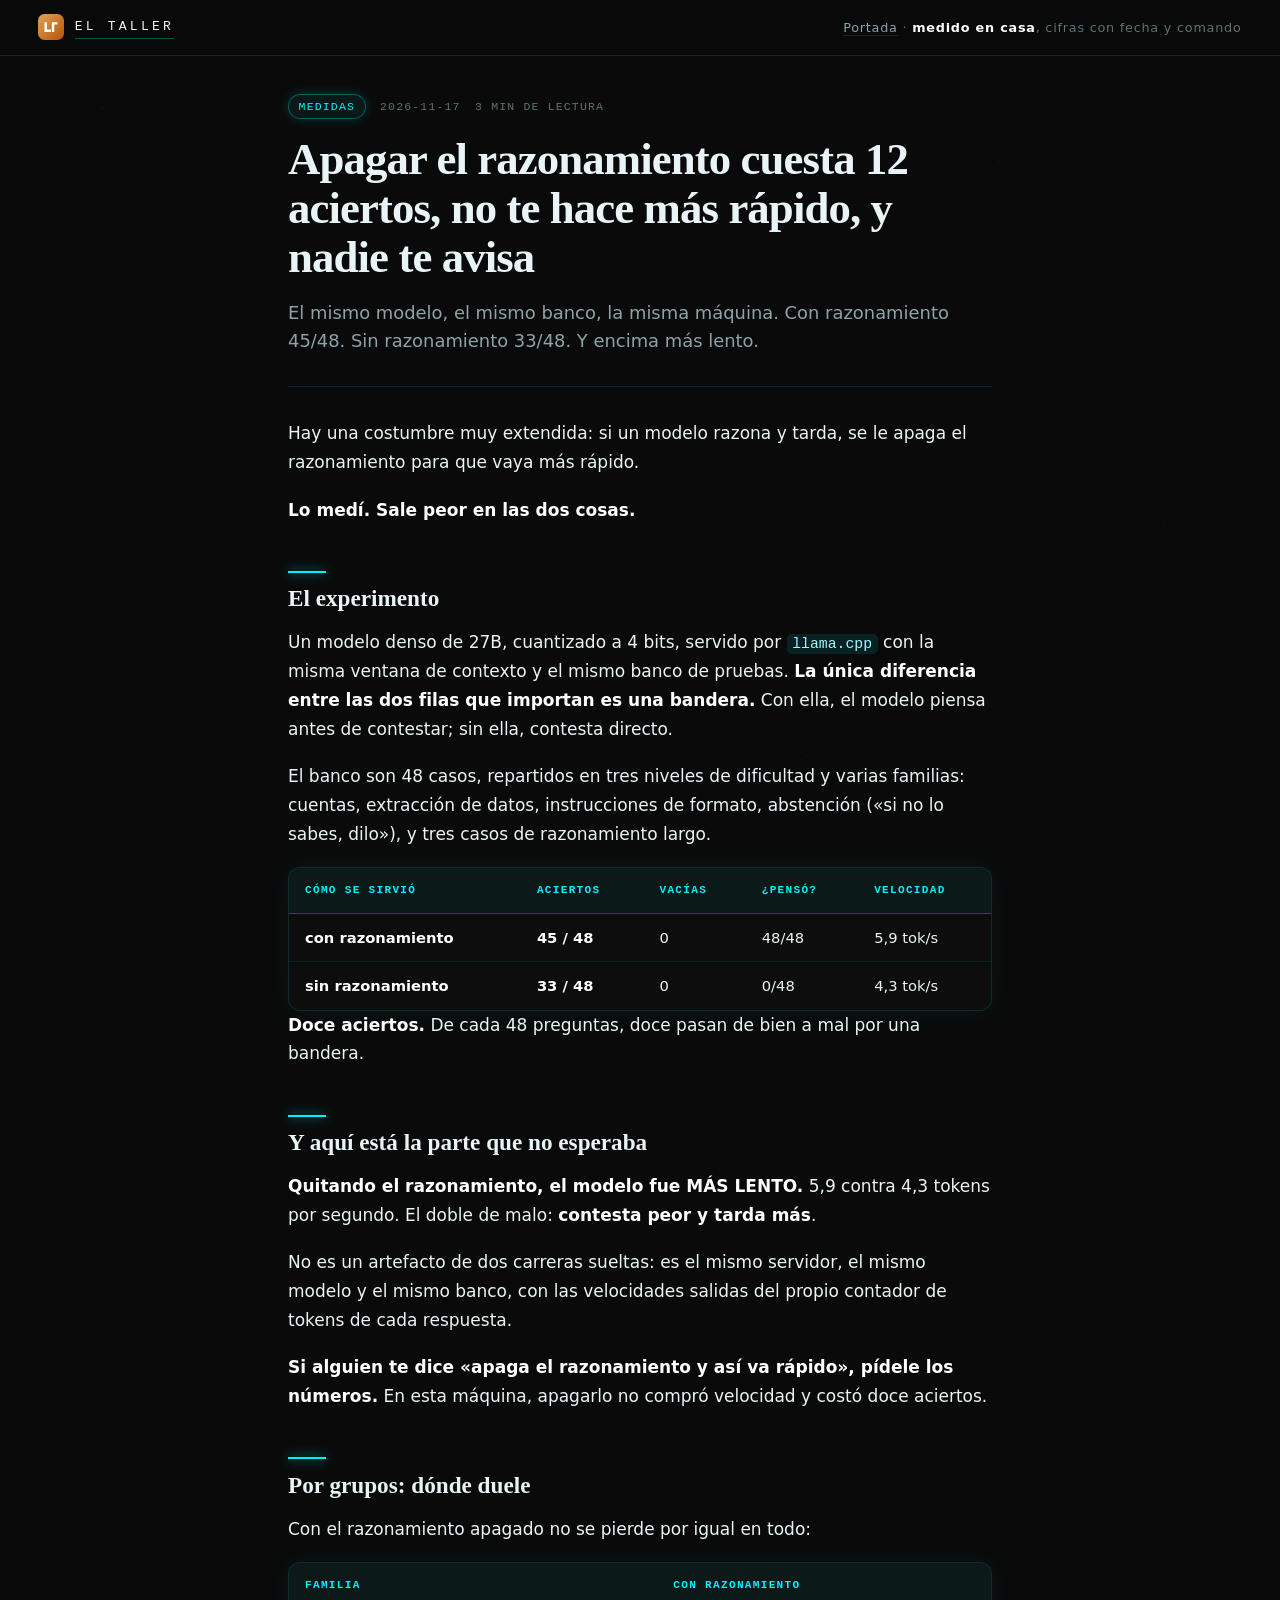
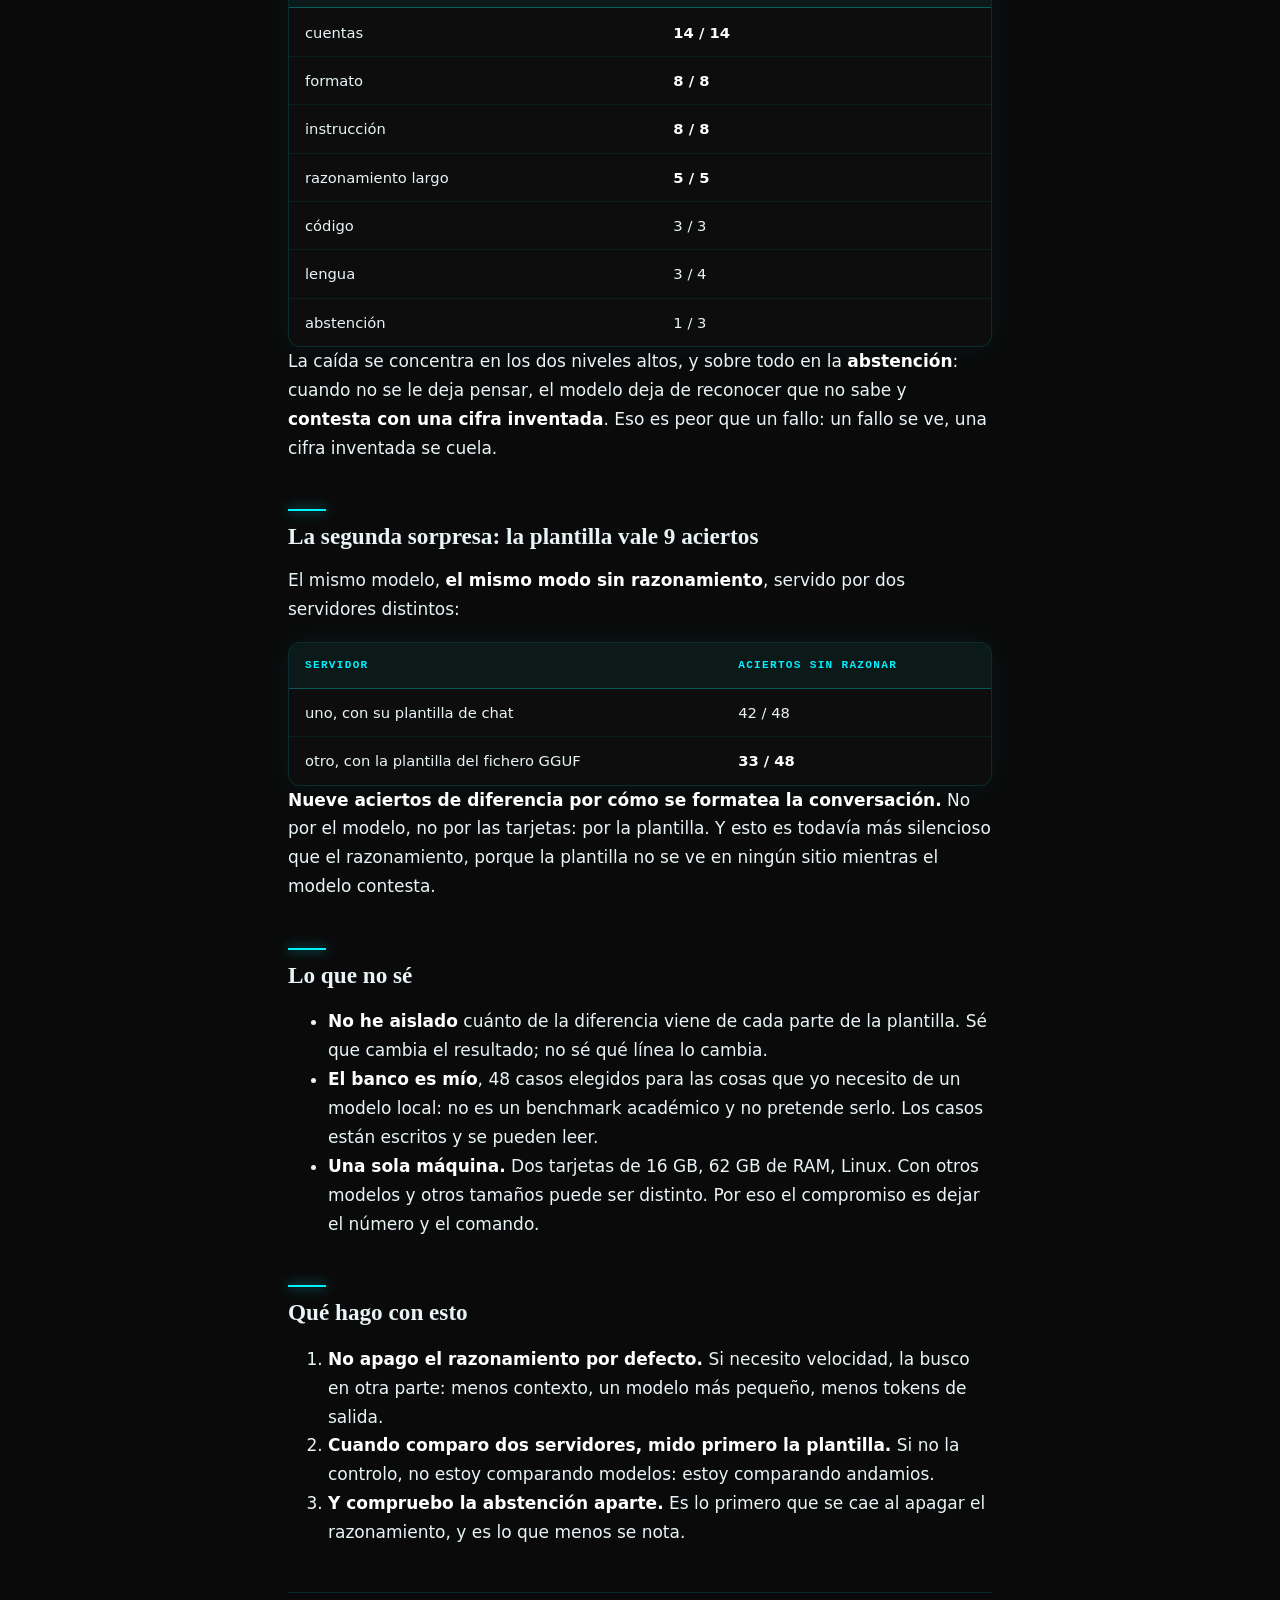
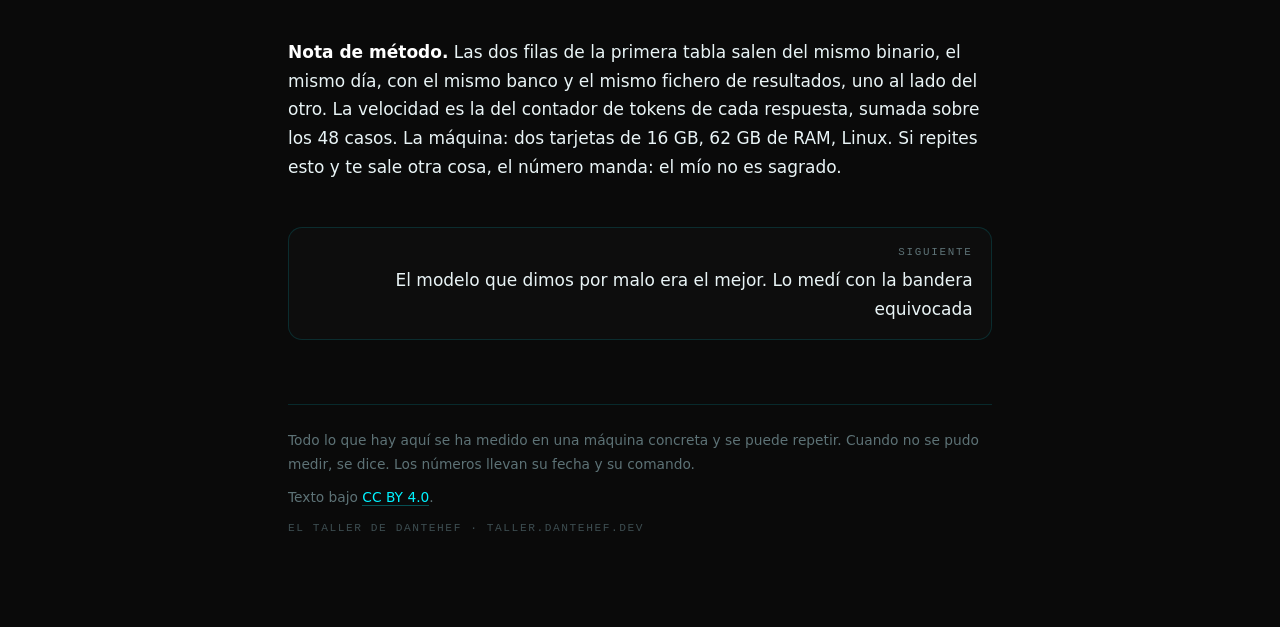
<file: sitio/02-razonamiento-apagado.html>
<!doctype html>
<html lang="es">
<head>
<meta charset="utf-8">
<meta name="google-site-verification" content="STZHGIxNZcrQlTB4OGM90fCpiz5AYfo35sD9MkqIc1Q">
<meta name="viewport" content="width=device-width,initial-scale=1">
<title>Apagar el razonamiento cuesta 12 aciertos, no te hace más rápido, y nadie te avisa · El Taller</title>
<meta name="description" content="El mismo modelo, el mismo banco, la misma máquina. Con razonamiento 45/48. Sin razonamiento 33/48. Y encima más lento.">
<meta property="og:title" content="Apagar el razonamiento cuesta 12 aciertos, no te hace más rápido, y nadie te avisa">
<meta property="og:description" content="El mismo modelo, el mismo banco, la misma máquina. Con razonamiento 45/48. Sin razonamiento 33/48. Y encima más lento.">
<meta property="og:type" content="article">
<link rel="canonical" href="https://taller.dantehef.dev/02-razonamiento-apagado.html">
<meta name="theme-color" content="#0a0a0a">
<link rel="icon" href="/favicon.svg" type="image/svg+xml">
<meta property="og:site_name" content="El Taller de DanteHef">
<meta property="og:locale" content="es_ES">
<meta property="og:url" content="https://taller.dantehef.dev/02-razonamiento-apagado.html">
<meta name="twitter:card" content="summary_large_image">
<meta property="og:image" content="https://taller.dantehef.dev/img/portada-ia.jpg">
<meta name="twitter:image" content="https://taller.dantehef.dev/img/portada-ia.jpg">
<script type="application/ld+json">{"@context": "https://schema.org", "@type": "BlogPosting", "headline": "Apagar el razonamiento cuesta 12 aciertos, no te hace más rápido, y nadie te avisa", "description": "El mismo modelo, el mismo banco, la misma máquina. Con razonamiento 45/48. Sin razonamiento 33/48. Y encima más lento.", "url": "https://taller.dantehef.dev/02-razonamiento-apagado.html", "mainEntityOfPage": "https://taller.dantehef.dev/02-razonamiento-apagado.html", "datePublished": "2026-11-17", "dateModified": "2026-11-17", "inLanguage": "es", "image": "https://taller.dantehef.dev/img/portada-ia.jpg", "author": {"@type": "Person", "name": "Pedro", "url": "https://taller.dantehef.dev"}, "publisher": {"@type": "Organization", "name": "El Taller de DanteHef", "url": "https://taller.dantehef.dev/", "sameAs": ["https://dantehef.dev", "https://piel.dantehef.dev"], "parentOrganization": {"@type": "Organization", "name": "DanteHef", "url": "https://dantehef.dev"}}, "keywords": "medidas"}</script>
<style>/* ═══════════════════════════════════════════════════════════════════════
   EL TALLER · hoja de estilo del INTERIOR
   Paleta del Panel DanteHef: negro #0a0a0a / #0d0d0d y cian neón #00f2ff,
   con los brillos de la casa. Sin fuentes de fuera, sin imágenes, sin JS.
   ═══════════════════════════════════════════════════════════════════════ */

:root{
  --negro:#0a0a0a;
  --panel:#0d0d0d;
  --panel2:#111314;
  --cian:#00f2ff;
  --cian-te:#00d4e6;
  --tinta:#e9f4f6;
  --tenue:#8ea3a8;
  --apagado:#5d7276;
  --linea:rgba(0,242,255,.14);
  --linea-fuerte:rgba(0,242,255,.32);
  --brillo:0 0 15px rgba(0,242,255,.45), 0 0 40px rgba(0,242,255,.18);
  --serif:"Iowan Old Style","Palatino Linotype",Palatino,Georgia,"Times New Roman",serif;
  --texto:system-ui,-apple-system,"Segoe UI",Roboto,Helvetica,Arial,sans-serif;
  --mono:ui-monospace,SFMono-Regular,"SF Mono",Menlo,Consolas,monospace;
}

*{box-sizing:border-box}
html{scroll-behavior:smooth}
body{
  margin:0; background:var(--negro); color:var(--tinta);
  font:17px/1.7 var(--texto); -webkit-font-smoothing:antialiased;
}
/* el cielo de puntos del panel, muy tenue y fijo */
body::before{
  content:""; position:fixed; inset:0; z-index:0; pointer-events:none; opacity:.5;
  background-image:
    radial-gradient(1px 1px at 8% 12%, rgba(0,242,255,.35), transparent),
    radial-gradient(1px 1px at 24% 72%, rgba(0,242,255,.3), transparent),
    radial-gradient(1px 1px at 41% 28%, rgba(0,242,255,.28), transparent),
    radial-gradient(1px 1px at 63% 84%, rgba(0,242,255,.26), transparent),
    radial-gradient(1px 1px at 78% 18%, rgba(0,242,255,.3), transparent),
    radial-gradient(1px 1px at 91% 58%, rgba(0,242,255,.22), transparent),
    radial-gradient(1px 1px at 52% 52%, rgba(255,255,255,.14), transparent);
  animation:titila 11s ease-in-out infinite alternate;
}
@keyframes titila{from{opacity:.28}to{opacity:.6}}

/* ── barra de progreso de lectura: CSS puro ── */
@keyframes crece{from{transform:scaleX(0)}to{transform:scaleX(1)}}
.progreso{
  position:fixed; inset:0 0 auto 0; height:2px; z-index:50;
  background:linear-gradient(90deg, var(--cian), rgba(0,242,255,.25));
  box-shadow:0 0 12px rgba(0,242,255,.8);
  transform:scaleX(0); transform-origin:0 50%;
  animation:crece linear both; animation-timeline:scroll(root);
}

/* ── cabecera pegada ── */
.casa{
  position:sticky; top:0; z-index:40; display:flex; align-items:center; gap:1.2rem;
  padding:.9rem clamp(1rem,4vw,2.4rem);
  background:rgba(10,10,10,.86); backdrop-filter:blur(10px);
  border-bottom:1px solid var(--linea);
}
.marca{
  margin:0; display:flex; align-items:center; gap:.65rem;
  font-family:var(--mono); font-size:.82rem; letter-spacing:.24em; text-transform:uppercase;
}
.marca a{color:var(--tinta); text-decoration:none}
.marca a:hover{color:var(--cian); text-shadow:var(--brillo)}
.marca .sello{
  width:28px; height:28px; flex:none; border-radius:8px; display:grid; place-items:center;
  color:var(--negro); font-weight:800; font-size:.76rem; font-family:var(--mono);
  background:var(--cian); box-shadow:0 0 18px rgba(0,242,255,.6);
}
.lema{margin:0 0 0 auto; color:var(--apagado); font-size:.8rem; letter-spacing:.06em}
.lema a{color:var(--tenue); text-decoration:none; border-bottom:1px solid var(--linea)}
.lema a:hover{color:var(--cian)}

/* ── columna ── */
main.ancho{max-width:68rem}
main{position:relative; z-index:1; max-width:48rem; margin:0 auto; padding:0 clamp(1.1rem,4vw,2rem) 5rem}

/* ── portada del interior ── */
.portada{padding:clamp(2.6rem,7vw,4.6rem) 0 2.4rem; border-bottom:1px solid var(--linea)}
.portada .ojo{
  font-family:var(--mono); font-size:.7rem; letter-spacing:.24em; text-transform:uppercase;
  color:var(--cian); margin:0 0 1.1rem; text-shadow:0 0 16px rgba(0,242,255,.5);
}
.portada h1{
  font-family:var(--serif); font-weight:600; letter-spacing:-.015em; line-height:1.1;
  font-size:clamp(2rem,5.4vw,3.1rem); margin:0 0 1rem;
}
.portada .entrada{font-size:1.1rem; color:var(--tenue); margin:0; max-width:38rem}
.datos{
  display:flex; flex-wrap:wrap; gap:.4rem .9rem; margin:1.4rem 0 0; padding:0; list-style:none;
  font-family:var(--mono); font-size:.72rem; color:var(--apagado); letter-spacing:.06em;
}
.datos li + li::before{content:"·"; margin-right:.9rem; color:var(--linea-fuerte)}

/* ── artículos ── */
article{padding-top:2.4rem}
.cejilla{
  display:flex; flex-wrap:wrap; gap:.5rem .9rem; align-items:center;
  font-family:var(--mono); font-size:.72rem; letter-spacing:.1em; text-transform:uppercase;
  color:var(--apagado); margin:0 0 1rem;
}
.cejilla .tema{
  color:var(--cian); border:1px solid var(--linea-fuerte); border-radius:99px;
  padding:.1rem .6rem; background:rgba(0,242,255,.06); box-shadow:0 0 12px rgba(0,242,255,.18);
}
article h1{
  font-family:var(--serif); font-weight:600; letter-spacing:-.02em; line-height:1.1;
  font-size:clamp(1.8rem,5vw,2.8rem); margin:0 0 1rem;
}
.entradilla{
  font-size:1.12rem; line-height:1.6; color:var(--tenue); margin:0 0 2rem;
  padding-bottom:1.9rem; border-bottom:1px solid var(--linea);
}
article h2{
  font-family:var(--serif); font-weight:600; font-size:1.45rem; line-height:1.28; margin:2.9rem 0 .9rem;
  scroll-margin-top:5rem;
}
article h2::before{
  content:""; display:block; width:2.4rem; height:2px; margin-bottom:.7rem;
  background:var(--cian); box-shadow:0 0 12px rgba(0,242,255,.8);
}
article h3{font-size:1.12rem; margin:1.9rem 0 .5rem; color:var(--tinta)}
p{margin:0 0 1.15rem}
strong{font-weight:650; color:#fff}
em{font-style:italic; color:var(--tenue)}
a{color:var(--cian); text-decoration:none; border-bottom:1px solid rgba(0,242,255,.3); transition:border-color .15s, text-shadow .15s}
a:hover{border-bottom-color:var(--cian); text-shadow:0 0 14px rgba(0,242,255,.5)}

/* cita */
blockquote{
  margin:1.7rem 0; padding:.95rem 1.3rem; border-left:2px solid var(--cian);
  background:linear-gradient(90deg, rgba(0,242,255,.08), rgba(0,242,255,.01));
  border-radius:0 10px 10px 0; font-family:var(--serif); font-size:1.08rem; line-height:1.55;
  color:#dff6f8; box-shadow:inset 1px 0 0 rgba(0,242,255,.5);
}
blockquote p{margin:0}

/* código */
code{
  font-family:var(--mono); font-size:.87em; background:rgba(0,242,255,.10);
  color:#9df7ff; padding:.12em .38em; border-radius:5px; word-break:break-word;
}
pre{
  margin:1.6rem 0; padding:1rem 1.15rem; overflow:auto; background:var(--panel);
  border:1px solid var(--linea); border-radius:12px; font-size:.85rem; line-height:1.6;
  box-shadow:0 0 30px rgba(0,242,255,.06), inset 0 0 0 1px rgba(0,0,0,.4);
}
pre code{background:none; color:#cdeff2; padding:0; font-size:1em}

/* tablas: las cifras son el argumento */
figure{margin:2rem 0}
figcaption{font-family:var(--mono); font-size:.72rem; color:var(--apagado); margin-top:.6rem}
.tabla{
  overflow-x:auto; border:1px solid var(--linea); border-radius:12px; background:var(--panel);
  box-shadow:0 0 30px rgba(0,242,255,.06);
}
table{border-collapse:collapse; width:100%; font-size:.92rem; margin:1.6rem 0}
.tabla table{margin:0}
thead th{
  text-align:left; font-family:var(--mono); font-size:.69rem; letter-spacing:.12em; text-transform:uppercase;
  color:var(--cian); font-weight:600; padding:.8rem 1rem;
  border-bottom:1px solid var(--linea-fuerte); background:rgba(0,242,255,.05);
}
td,th{padding:.7rem 1rem; border-bottom:1px solid rgba(0,242,255,.08); vertical-align:top}
tbody tr:last-child td{border-bottom:0}
tbody tr:hover td{background:rgba(0,242,255,.06)}
td code{font-size:.83em}

/* dibujos */
.dibujo{
  margin:2.1rem 0; padding:1.2rem; background:var(--panel); border:1px solid var(--linea);
  border-radius:14px; box-shadow:0 0 34px rgba(0,242,255,.07);
}
.dibujo svg{display:block; width:100%; height:auto}

hr{border:0; border-top:1px solid var(--linea); margin:2.8rem 0}

/* ── tarjetas del índice ── */
.rejilla{display:grid; gap:1rem; margin:2.4rem 0 0; padding:0; list-style:none}
@media (min-width:46rem){.rejilla{grid-template-columns:1fr 1fr}}
.tarjeta{
  position:relative; display:flex; flex-direction:column; gap:.55rem; padding:1.35rem 1.45rem;
  background:linear-gradient(180deg, var(--panel2), var(--panel));
  border:1px solid var(--linea); border-radius:16px;
  transition:transform .18s, border-color .18s, box-shadow .18s;
}
.tarjeta:hover{
  transform:translateY(-3px); border-color:var(--linea-fuerte);
  box-shadow:0 0 26px rgba(0,242,255,.18), 0 14px 34px -22px rgba(0,0,0,.9);
}
.tarjeta .num{font-family:var(--mono); font-size:.7rem; color:var(--cian); letter-spacing:.18em}
.tarjeta h2{font-family:var(--serif); font-size:1.16rem; line-height:1.28; margin:0; letter-spacing:-.01em}
.tarjeta h2 a{color:var(--tinta); border:0}
.tarjeta h2 a::after{content:""; position:absolute; inset:0; border-radius:16px}
.tarjeta:hover h2 a{color:var(--cian)}
.tarjeta .resumen{margin:0; color:var(--tenue); font-size:.9rem; line-height:1.55}
.tarjeta .pie{
  margin-top:auto; padding-top:.75rem; display:flex; gap:.8rem;
  font-family:var(--mono); font-size:.69rem; color:var(--apagado); letter-spacing:.06em;
}

/* ── la ventana de preguntas: un chat de la casa ── */
.chat{
  margin:3.4rem 0 0; border:1px solid var(--linea); border-radius:18px; overflow:hidden;
  background:linear-gradient(180deg, var(--panel2), var(--panel));
  box-shadow:0 0 40px rgba(0,242,255,.08);
}
.chat .barra{
  display:flex; align-items:center; gap:.6rem; padding:.75rem 1.1rem;
  border-bottom:1px solid var(--linea); background:rgba(0,242,255,.05);
  font-family:var(--mono); font-size:.72rem; letter-spacing:.12em; text-transform:uppercase; color:var(--tenue);
}
.chat .luz{width:8px;height:8px;border-radius:50%;background:var(--cian);box-shadow:0 0 12px var(--cian)}
.chat .cuerpo{padding:1.3rem 1.3rem .6rem; display:flex; flex-direction:column; gap:.9rem}
.burbuja{
  max-width:88%; padding:.85rem 1.05rem; border-radius:14px; font-size:.94rem; line-height:1.55;
}
.burbuja.ellos{
  align-self:flex-start; background:rgba(255,255,255,.045); border:1px solid var(--linea);
  border-bottom-left-radius:4px; color:var(--tenue);
}
.burbuja.yo{
  align-self:flex-end; background:rgba(0,242,255,.12); border:1px solid var(--linea-fuerte);
  border-bottom-right-radius:4px; color:#d9fbff;
}
.chat form{display:flex; gap:.6rem; padding:.9rem 1.3rem 1.2rem; border-top:1px solid var(--linea)}
.chat input[type=text]{
  flex:1; background:var(--negro); border:1px solid var(--linea); border-radius:99px;
  padding:.8rem 1.1rem; color:var(--tinta); font:15px/1.4 var(--texto); outline:none;
  transition:border-color .15s, box-shadow .15s;
}
.chat input[type=text]::placeholder{color:var(--apagado)}
.chat input[type=text]:focus{border-color:var(--cian); box-shadow:0 0 0 3px rgba(0,242,255,.12)}
.chat button{
  background:var(--cian); color:var(--negro); border:0; border-radius:99px; padding:.8rem 1.4rem;
  font-family:var(--mono); font-size:.76rem; letter-spacing:.14em; text-transform:uppercase; font-weight:700;
  cursor:pointer; box-shadow:0 0 20px rgba(0,242,255,.45); transition:transform .15s, box-shadow .15s;
}
.chat button:hover{transform:translateY(-1px); box-shadow:0 0 28px rgba(0,242,255,.7)}
.chat .nota{
  margin:0; padding:0 1.3rem 1.1rem; font-size:.78rem; color:var(--apagado);
}
.chat .nota a{color:var(--tenue)}

/* ── pie ── */
footer{
  margin-top:4rem; padding-top:1.5rem; border-top:1px solid var(--linea);
  color:var(--apagado); font-size:.86rem;
}
footer p{margin:0 0 .6rem}
footer .sello-pie{
  font-family:var(--mono); font-size:.7rem; letter-spacing:.14em; text-transform:uppercase; color:#3d4d51;
}

/* ── vecinos ── */
.vecinos{display:flex; gap:1rem; margin-top:2.8rem; flex-wrap:wrap}
.vecinos a{
  flex:1 1 14rem; padding:.95rem 1.15rem; border:1px solid var(--linea); border-radius:14px;
  background:var(--panel); color:var(--tinta); border-bottom:1px solid var(--linea);
  transition:border-color .15s, transform .15s, box-shadow .15s;
}
.vecinos a:hover{border-color:var(--linea-fuerte); transform:translateY(-2px); box-shadow:0 0 22px rgba(0,242,255,.15); text-shadow:none}
.vecinos .rotulo{
  display:block; font-family:var(--mono); font-size:.68rem; color:var(--apagado);
  text-transform:uppercase; letter-spacing:.16em; margin-bottom:.3rem;
}

@media (max-width:32rem){
  body{font-size:16px}
  .lema{display:none}
}
@media (prefers-reduced-motion:reduce){
  *{animation:none!important; transition:none!important}
  html{scroll-behavior:auto}
}
</style>
</head>
<body>
<div class="progreso" aria-hidden="true"></div>
<header class="casa">
<p class="marca"><svg viewBox="0 0 32 32" width="26" height="26" aria-hidden="true"><defs><linearGradient id="g" x1="0" y1="0" x2="1" y2="1"><stop offset="0" stop-color="#e0a458"/><stop offset="1" stop-color="#b45309"/></linearGradient></defs><rect width="32" height="32" rx="8" fill="url(#g)"/><path d="M8 22V10h3v9h5v3H8zm9 0V10h7v3h-4v9h-3z" fill="#fff"/></svg><a href="temas.html">El Taller</a></p>
<p class="lema"><a href="index.html">Portada</a> · <strong>medido en casa</strong>, cifras con fecha y comando</p>
</header>
<main>
<article>
<p class="cejilla"><span class="tema">medidas</span><span>2026-11-17</span><span>3 min de lectura</span></p>
<h1>Apagar el razonamiento cuesta 12 aciertos, no te hace más rápido, y nadie te avisa</h1>
<p class="entradilla">El mismo modelo, el mismo banco, la misma máquina. Con razonamiento 45/48. Sin razonamiento 33/48. Y encima más lento.</p>
<p>Hay una costumbre muy extendida: si un modelo razona y tarda, se le apaga el razonamiento para que vaya más rápido.</p>
<p><strong>Lo medí. Sale peor en las dos cosas.</strong></p>
<h2>El experimento</h2>
<p>Un modelo denso de 27B, cuantizado a 4 bits, servido por <code>llama.cpp</code> con la misma ventana de contexto y el mismo banco de pruebas. <strong>La única diferencia entre las dos filas que importan es una bandera.</strong> Con ella, el modelo piensa antes de contestar; sin ella, contesta directo.</p>
<p>El banco son 48 casos, repartidos en tres niveles de dificultad y varias familias: cuentas, extracción de datos, instrucciones de formato, abstención («si no lo sabes, dilo»), y tres casos de razonamiento largo.</p>
<div class="tabla"><table>
<thead>
<tr>
<th>cómo se sirvió</th>
<th>aciertos</th>
<th>vacías</th>
<th>¿pensó?</th>
<th>velocidad</th>
</tr>
</thead>
<tbody>
<tr>
<td><strong>con razonamiento</strong></td>
<td><strong>45 / 48</strong></td>
<td>0</td>
<td>48/48</td>
<td>5,9 tok/s</td>
</tr>
<tr>
<td><strong>sin razonamiento</strong></td>
<td><strong>33 / 48</strong></td>
<td>0</td>
<td>0/48</td>
<td>4,3 tok/s</td>
</tr>
</tbody>
</table></div>
<p><strong>Doce aciertos.</strong> De cada 48 preguntas, doce pasan de bien a mal por una bandera.</p>
<h2>Y aquí está la parte que no esperaba</h2>
<p><strong>Quitando el razonamiento, el modelo fue MÁS LENTO.</strong> 5,9 contra 4,3 tokens por segundo. El doble de malo: <strong>contesta peor y tarda más</strong>.</p>
<p>No es un artefacto de dos carreras sueltas: es el mismo servidor, el mismo modelo y el mismo banco, con las velocidades salidas del propio contador de tokens de cada respuesta.</p>
<p><strong>Si alguien te dice «apaga el razonamiento y así va rápido», pídele los números.</strong> En esta máquina, apagarlo no compró velocidad y costó doce aciertos.</p>
<h2>Por grupos: dónde duele</h2>
<p>Con el razonamiento apagado no se pierde por igual en todo:</p>
<div class="tabla"><table>
<thead>
<tr>
<th>familia</th>
<th>con razonamiento</th>
</tr>
</thead>
<tbody>
<tr>
<td>cuentas</td>
<td><strong>14 / 14</strong></td>
</tr>
<tr>
<td>formato</td>
<td><strong>8 / 8</strong></td>
</tr>
<tr>
<td>instrucción</td>
<td><strong>8 / 8</strong></td>
</tr>
<tr>
<td>razonamiento largo</td>
<td><strong>5 / 5</strong></td>
</tr>
<tr>
<td>código</td>
<td>3 / 3</td>
</tr>
<tr>
<td>lengua</td>
<td>3 / 4</td>
</tr>
<tr>
<td>abstención</td>
<td>1 / 3</td>
</tr>
</tbody>
</table></div>
<p>La caída se concentra en los dos niveles altos, y sobre todo en la <strong>abstención</strong>: cuando no se le deja pensar, el modelo deja de reconocer que no sabe y <strong>contesta con una cifra inventada</strong>. Eso es peor que un fallo: un fallo se ve, una cifra inventada se cuela.</p>
<h2>La segunda sorpresa: la plantilla vale 9 aciertos</h2>
<p>El mismo modelo, <strong>el mismo modo sin razonamiento</strong>, servido por dos servidores distintos:</p>
<div class="tabla"><table>
<thead>
<tr>
<th>servidor</th>
<th>aciertos sin razonar</th>
</tr>
</thead>
<tbody>
<tr>
<td>uno, con su plantilla de chat</td>
<td>42 / 48</td>
</tr>
<tr>
<td>otro, con la plantilla del fichero GGUF</td>
<td><strong>33 / 48</strong></td>
</tr>
</tbody>
</table></div>
<p><strong>Nueve aciertos de diferencia por cómo se formatea la conversación.</strong> No por el modelo, no por las tarjetas: por la plantilla. Y esto es todavía más silencioso que el razonamiento, porque la plantilla no se ve en ningún sitio mientras el modelo contesta.</p>
<h2>Lo que no sé</h2>
<ul>
<li><strong>No he aislado</strong> cuánto de la diferencia viene de cada parte de la plantilla. Sé que cambia el resultado; no sé qué línea lo cambia.</li>
<li><strong>El banco es mío</strong>, 48 casos elegidos para las cosas que yo necesito de un modelo local: no es un benchmark académico y no pretende serlo. Los casos están escritos y se pueden leer.</li>
<li><strong>Una sola máquina.</strong> Dos tarjetas de 16 GB, 62 GB de RAM, Linux. Con otros modelos y otros tamaños puede ser distinto. Por eso el compromiso es dejar el número y el comando.</li>
</ul>
<h2>Qué hago con esto</h2>
<ol>
<li><strong>No apago el razonamiento por defecto.</strong> Si necesito velocidad, la busco en otra parte: menos contexto, un modelo más pequeño, menos tokens de salida.</li>
<li><strong>Cuando comparo dos servidores, mido primero la plantilla.</strong> Si no la controlo, no estoy comparando modelos: estoy comparando andamios.</li>
<li><strong>Y compruebo la abstención aparte.</strong> Es lo primero que se cae al apagar el razonamiento, y es lo que menos se nota.</li>
</ol>
<hr />
<p><strong>Nota de método.</strong> Las dos filas de la primera tabla salen del mismo binario, el mismo día, con el mismo banco y el mismo fichero de resultados, uno al lado del otro. La velocidad es la del contador de tokens de cada respuesta, sumada sobre los 48 casos. La máquina: dos tarjetas de 16 GB, 62 GB de RAM, Linux. Si repites esto y te sale otra cosa, el número manda: el mío no es sagrado.</p>
</article>
<nav class="vecinos">
<a href="03-el-mejor-modelo-que-tiramos.html" style="text-align:right"><span class="rotulo">Siguiente</span>El modelo que dimos por malo era el mejor. Lo medí con la bandera equivocada</a>
</nav>
<footer>
<p>Todo lo que hay aquí se ha medido en una máquina concreta y se puede repetir. Cuando no se pudo medir,
se dice. Los números llevan su fecha y su comando.</p>
<p>Texto bajo <a href="https://creativecommons.org/licenses/by/4.0/deed.es">CC BY 4.0</a>.</p>
<p class="sello-pie">El Taller de DanteHef · taller.dantehef.dev</p>
</footer>
</main>
</body>
</html>
</file>
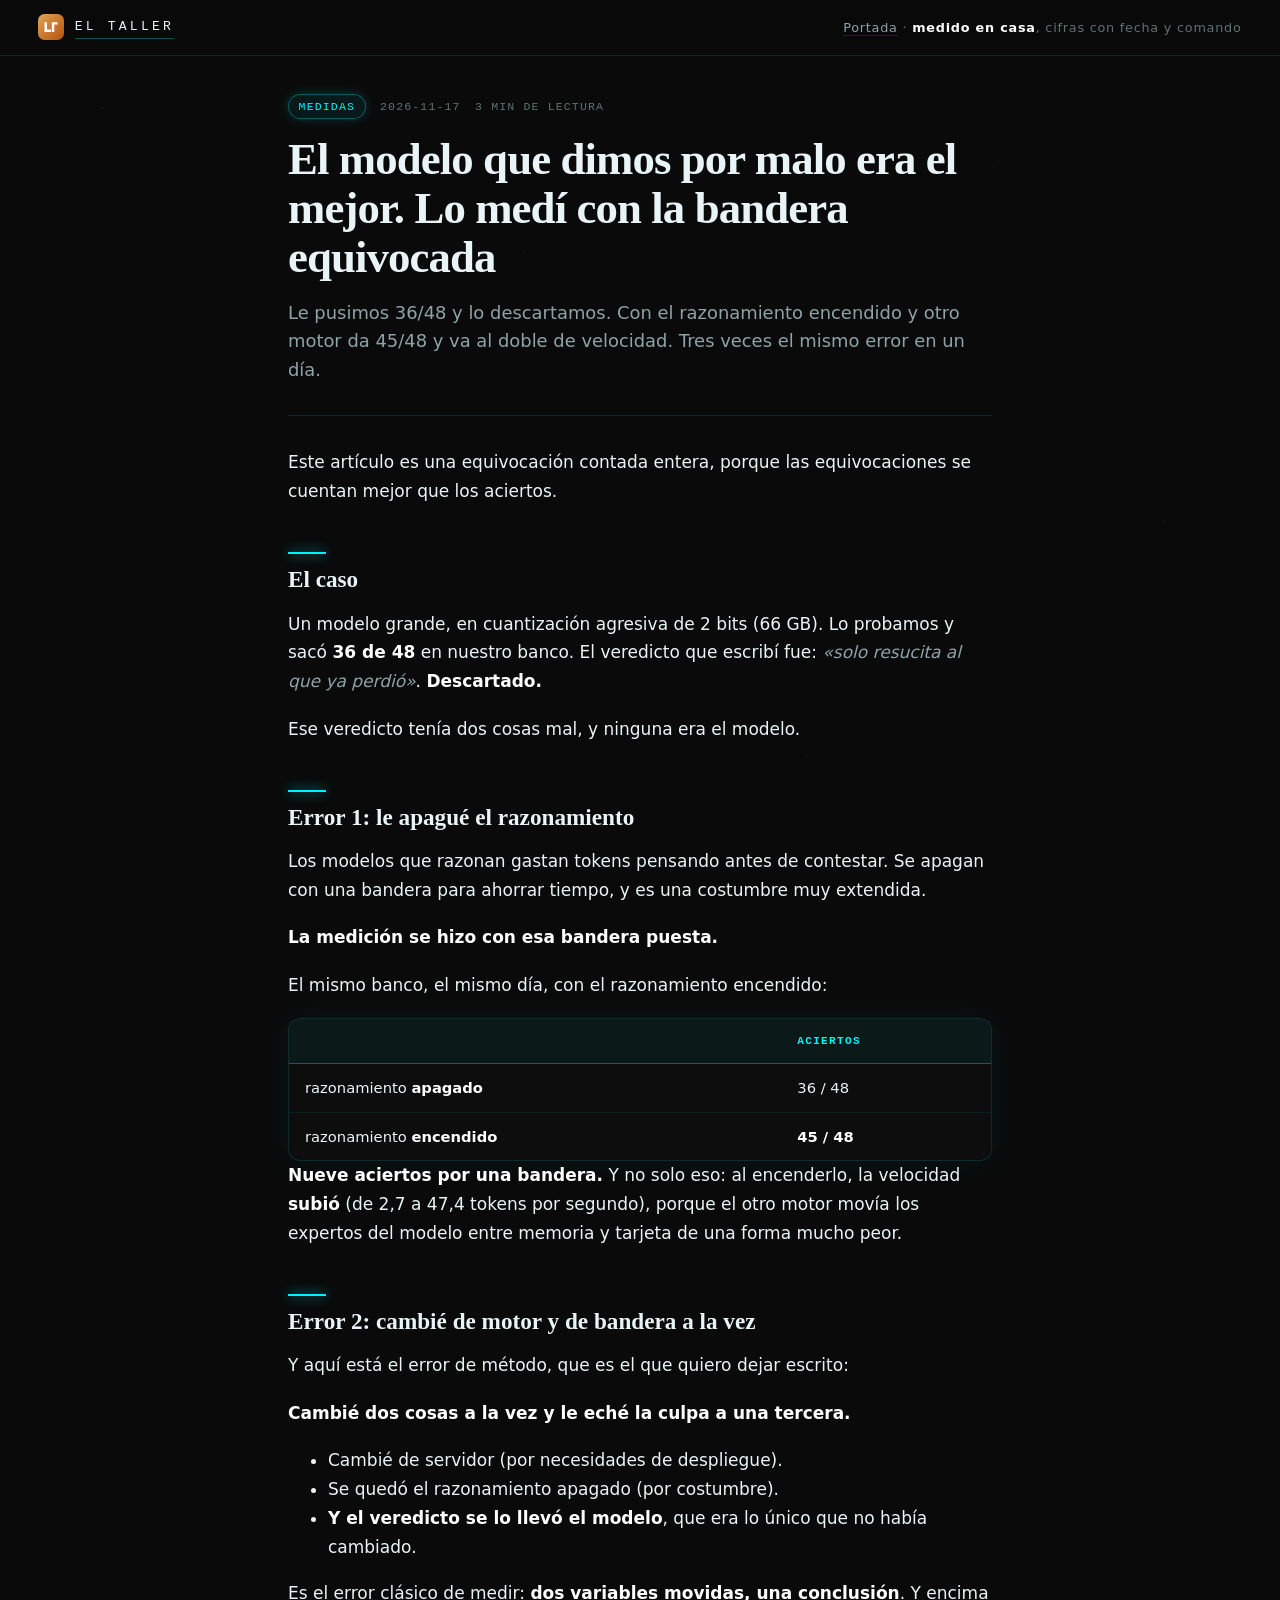
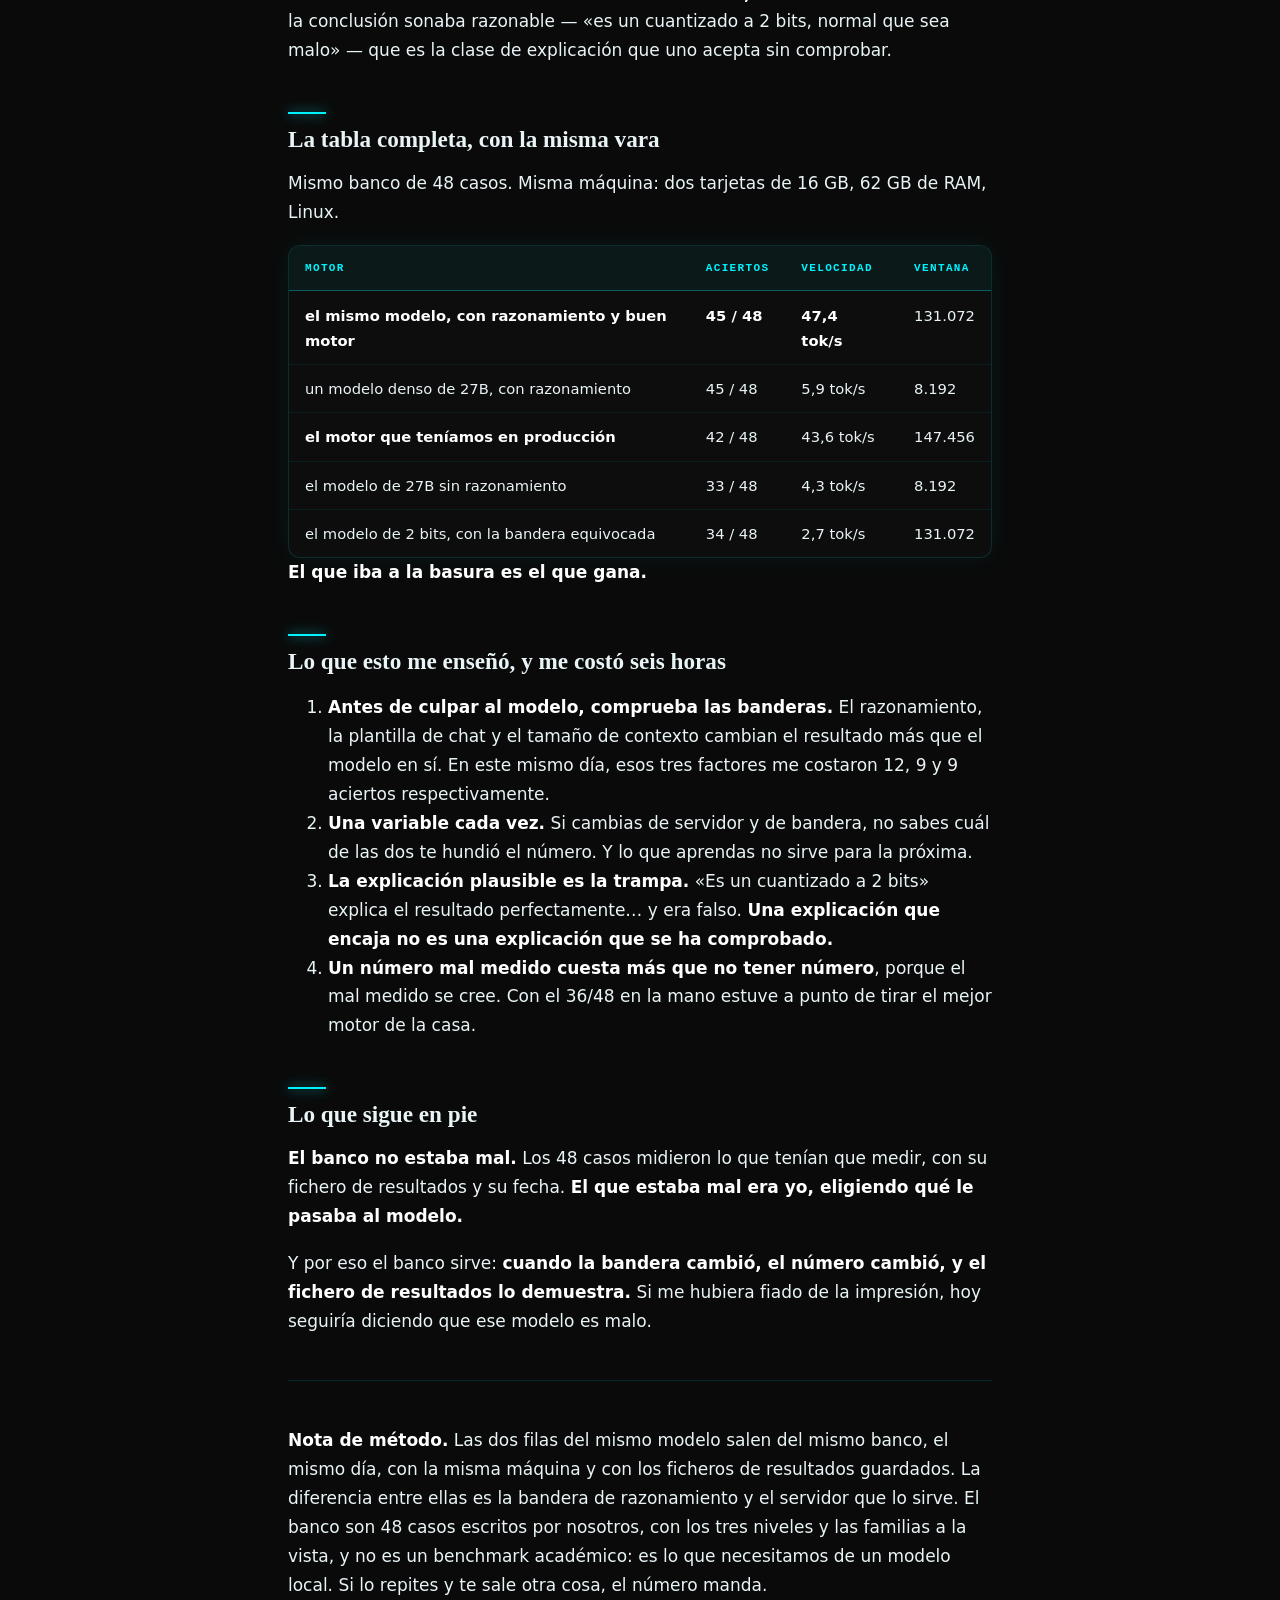
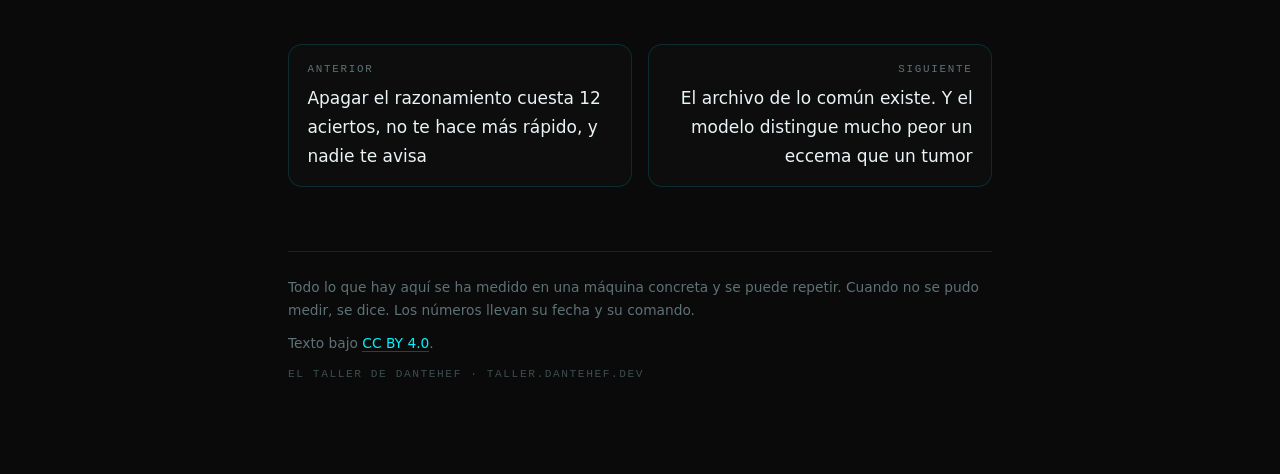
<file: sitio/03-el-mejor-modelo-que-tiramos.html>
<!doctype html>
<html lang="es">
<head>
<meta charset="utf-8">
<meta name="google-site-verification" content="STZHGIxNZcrQlTB4OGM90fCpiz5AYfo35sD9MkqIc1Q">
<meta name="viewport" content="width=device-width,initial-scale=1">
<title>El modelo que dimos por malo era el mejor. Lo medí con la bandera equivocada · El Taller</title>
<meta name="description" content="Le pusimos 36/48 y lo descartamos. Con el razonamiento encendido y otro motor da 45/48 y va al doble de velocidad. Tres veces el mismo error en un día.">
<meta property="og:title" content="El modelo que dimos por malo era el mejor. Lo medí con la bandera equivocada">
<meta property="og:description" content="Le pusimos 36/48 y lo descartamos. Con el razonamiento encendido y otro motor da 45/48 y va al doble de velocidad. Tres veces el mismo error en un día.">
<meta property="og:type" content="article">
<link rel="canonical" href="https://taller.dantehef.dev/03-el-mejor-modelo-que-tiramos.html">
<meta name="theme-color" content="#0a0a0a">
<link rel="icon" href="/favicon.svg" type="image/svg+xml">
<meta property="og:site_name" content="El Taller de DanteHef">
<meta property="og:locale" content="es_ES">
<meta property="og:url" content="https://taller.dantehef.dev/03-el-mejor-modelo-que-tiramos.html">
<meta name="twitter:card" content="summary_large_image">
<meta property="og:image" content="https://taller.dantehef.dev/img/portada-ia.jpg">
<meta name="twitter:image" content="https://taller.dantehef.dev/img/portada-ia.jpg">
<script type="application/ld+json">{"@context": "https://schema.org", "@type": "BlogPosting", "headline": "El modelo que dimos por malo era el mejor. Lo medí con la bandera equivocada", "description": "Le pusimos 36/48 y lo descartamos. Con el razonamiento encendido y otro motor da 45/48 y va al doble de velocidad. Tres veces el mismo error en un día.", "url": "https://taller.dantehef.dev/03-el-mejor-modelo-que-tiramos.html", "mainEntityOfPage": "https://taller.dantehef.dev/03-el-mejor-modelo-que-tiramos.html", "datePublished": "2026-11-17", "dateModified": "2026-11-17", "inLanguage": "es", "image": "https://taller.dantehef.dev/img/portada-ia.jpg", "author": {"@type": "Person", "name": "Pedro", "url": "https://taller.dantehef.dev"}, "publisher": {"@type": "Organization", "name": "El Taller de DanteHef", "url": "https://taller.dantehef.dev/", "sameAs": ["https://dantehef.dev", "https://piel.dantehef.dev"], "parentOrganization": {"@type": "Organization", "name": "DanteHef", "url": "https://dantehef.dev"}}, "keywords": "medidas"}</script>
<style>/* ═══════════════════════════════════════════════════════════════════════
   EL TALLER · hoja de estilo del INTERIOR
   Paleta del Panel DanteHef: negro #0a0a0a / #0d0d0d y cian neón #00f2ff,
   con los brillos de la casa. Sin fuentes de fuera, sin imágenes, sin JS.
   ═══════════════════════════════════════════════════════════════════════ */

:root{
  --negro:#0a0a0a;
  --panel:#0d0d0d;
  --panel2:#111314;
  --cian:#00f2ff;
  --cian-te:#00d4e6;
  --tinta:#e9f4f6;
  --tenue:#8ea3a8;
  --apagado:#5d7276;
  --linea:rgba(0,242,255,.14);
  --linea-fuerte:rgba(0,242,255,.32);
  --brillo:0 0 15px rgba(0,242,255,.45), 0 0 40px rgba(0,242,255,.18);
  --serif:"Iowan Old Style","Palatino Linotype",Palatino,Georgia,"Times New Roman",serif;
  --texto:system-ui,-apple-system,"Segoe UI",Roboto,Helvetica,Arial,sans-serif;
  --mono:ui-monospace,SFMono-Regular,"SF Mono",Menlo,Consolas,monospace;
}

*{box-sizing:border-box}
html{scroll-behavior:smooth}
body{
  margin:0; background:var(--negro); color:var(--tinta);
  font:17px/1.7 var(--texto); -webkit-font-smoothing:antialiased;
}
/* el cielo de puntos del panel, muy tenue y fijo */
body::before{
  content:""; position:fixed; inset:0; z-index:0; pointer-events:none; opacity:.5;
  background-image:
    radial-gradient(1px 1px at 8% 12%, rgba(0,242,255,.35), transparent),
    radial-gradient(1px 1px at 24% 72%, rgba(0,242,255,.3), transparent),
    radial-gradient(1px 1px at 41% 28%, rgba(0,242,255,.28), transparent),
    radial-gradient(1px 1px at 63% 84%, rgba(0,242,255,.26), transparent),
    radial-gradient(1px 1px at 78% 18%, rgba(0,242,255,.3), transparent),
    radial-gradient(1px 1px at 91% 58%, rgba(0,242,255,.22), transparent),
    radial-gradient(1px 1px at 52% 52%, rgba(255,255,255,.14), transparent);
  animation:titila 11s ease-in-out infinite alternate;
}
@keyframes titila{from{opacity:.28}to{opacity:.6}}

/* ── barra de progreso de lectura: CSS puro ── */
@keyframes crece{from{transform:scaleX(0)}to{transform:scaleX(1)}}
.progreso{
  position:fixed; inset:0 0 auto 0; height:2px; z-index:50;
  background:linear-gradient(90deg, var(--cian), rgba(0,242,255,.25));
  box-shadow:0 0 12px rgba(0,242,255,.8);
  transform:scaleX(0); transform-origin:0 50%;
  animation:crece linear both; animation-timeline:scroll(root);
}

/* ── cabecera pegada ── */
.casa{
  position:sticky; top:0; z-index:40; display:flex; align-items:center; gap:1.2rem;
  padding:.9rem clamp(1rem,4vw,2.4rem);
  background:rgba(10,10,10,.86); backdrop-filter:blur(10px);
  border-bottom:1px solid var(--linea);
}
.marca{
  margin:0; display:flex; align-items:center; gap:.65rem;
  font-family:var(--mono); font-size:.82rem; letter-spacing:.24em; text-transform:uppercase;
}
.marca a{color:var(--tinta); text-decoration:none}
.marca a:hover{color:var(--cian); text-shadow:var(--brillo)}
.marca .sello{
  width:28px; height:28px; flex:none; border-radius:8px; display:grid; place-items:center;
  color:var(--negro); font-weight:800; font-size:.76rem; font-family:var(--mono);
  background:var(--cian); box-shadow:0 0 18px rgba(0,242,255,.6);
}
.lema{margin:0 0 0 auto; color:var(--apagado); font-size:.8rem; letter-spacing:.06em}
.lema a{color:var(--tenue); text-decoration:none; border-bottom:1px solid var(--linea)}
.lema a:hover{color:var(--cian)}

/* ── columna ── */
main.ancho{max-width:68rem}
main{position:relative; z-index:1; max-width:48rem; margin:0 auto; padding:0 clamp(1.1rem,4vw,2rem) 5rem}

/* ── portada del interior ── */
.portada{padding:clamp(2.6rem,7vw,4.6rem) 0 2.4rem; border-bottom:1px solid var(--linea)}
.portada .ojo{
  font-family:var(--mono); font-size:.7rem; letter-spacing:.24em; text-transform:uppercase;
  color:var(--cian); margin:0 0 1.1rem; text-shadow:0 0 16px rgba(0,242,255,.5);
}
.portada h1{
  font-family:var(--serif); font-weight:600; letter-spacing:-.015em; line-height:1.1;
  font-size:clamp(2rem,5.4vw,3.1rem); margin:0 0 1rem;
}
.portada .entrada{font-size:1.1rem; color:var(--tenue); margin:0; max-width:38rem}
.datos{
  display:flex; flex-wrap:wrap; gap:.4rem .9rem; margin:1.4rem 0 0; padding:0; list-style:none;
  font-family:var(--mono); font-size:.72rem; color:var(--apagado); letter-spacing:.06em;
}
.datos li + li::before{content:"·"; margin-right:.9rem; color:var(--linea-fuerte)}

/* ── artículos ── */
article{padding-top:2.4rem}
.cejilla{
  display:flex; flex-wrap:wrap; gap:.5rem .9rem; align-items:center;
  font-family:var(--mono); font-size:.72rem; letter-spacing:.1em; text-transform:uppercase;
  color:var(--apagado); margin:0 0 1rem;
}
.cejilla .tema{
  color:var(--cian); border:1px solid var(--linea-fuerte); border-radius:99px;
  padding:.1rem .6rem; background:rgba(0,242,255,.06); box-shadow:0 0 12px rgba(0,242,255,.18);
}
article h1{
  font-family:var(--serif); font-weight:600; letter-spacing:-.02em; line-height:1.1;
  font-size:clamp(1.8rem,5vw,2.8rem); margin:0 0 1rem;
}
.entradilla{
  font-size:1.12rem; line-height:1.6; color:var(--tenue); margin:0 0 2rem;
  padding-bottom:1.9rem; border-bottom:1px solid var(--linea);
}
article h2{
  font-family:var(--serif); font-weight:600; font-size:1.45rem; line-height:1.28; margin:2.9rem 0 .9rem;
  scroll-margin-top:5rem;
}
article h2::before{
  content:""; display:block; width:2.4rem; height:2px; margin-bottom:.7rem;
  background:var(--cian); box-shadow:0 0 12px rgba(0,242,255,.8);
}
article h3{font-size:1.12rem; margin:1.9rem 0 .5rem; color:var(--tinta)}
p{margin:0 0 1.15rem}
strong{font-weight:650; color:#fff}
em{font-style:italic; color:var(--tenue)}
a{color:var(--cian); text-decoration:none; border-bottom:1px solid rgba(0,242,255,.3); transition:border-color .15s, text-shadow .15s}
a:hover{border-bottom-color:var(--cian); text-shadow:0 0 14px rgba(0,242,255,.5)}

/* cita */
blockquote{
  margin:1.7rem 0; padding:.95rem 1.3rem; border-left:2px solid var(--cian);
  background:linear-gradient(90deg, rgba(0,242,255,.08), rgba(0,242,255,.01));
  border-radius:0 10px 10px 0; font-family:var(--serif); font-size:1.08rem; line-height:1.55;
  color:#dff6f8; box-shadow:inset 1px 0 0 rgba(0,242,255,.5);
}
blockquote p{margin:0}

/* código */
code{
  font-family:var(--mono); font-size:.87em; background:rgba(0,242,255,.10);
  color:#9df7ff; padding:.12em .38em; border-radius:5px; word-break:break-word;
}
pre{
  margin:1.6rem 0; padding:1rem 1.15rem; overflow:auto; background:var(--panel);
  border:1px solid var(--linea); border-radius:12px; font-size:.85rem; line-height:1.6;
  box-shadow:0 0 30px rgba(0,242,255,.06), inset 0 0 0 1px rgba(0,0,0,.4);
}
pre code{background:none; color:#cdeff2; padding:0; font-size:1em}

/* tablas: las cifras son el argumento */
figure{margin:2rem 0}
figcaption{font-family:var(--mono); font-size:.72rem; color:var(--apagado); margin-top:.6rem}
.tabla{
  overflow-x:auto; border:1px solid var(--linea); border-radius:12px; background:var(--panel);
  box-shadow:0 0 30px rgba(0,242,255,.06);
}
table{border-collapse:collapse; width:100%; font-size:.92rem; margin:1.6rem 0}
.tabla table{margin:0}
thead th{
  text-align:left; font-family:var(--mono); font-size:.69rem; letter-spacing:.12em; text-transform:uppercase;
  color:var(--cian); font-weight:600; padding:.8rem 1rem;
  border-bottom:1px solid var(--linea-fuerte); background:rgba(0,242,255,.05);
}
td,th{padding:.7rem 1rem; border-bottom:1px solid rgba(0,242,255,.08); vertical-align:top}
tbody tr:last-child td{border-bottom:0}
tbody tr:hover td{background:rgba(0,242,255,.06)}
td code{font-size:.83em}

/* dibujos */
.dibujo{
  margin:2.1rem 0; padding:1.2rem; background:var(--panel); border:1px solid var(--linea);
  border-radius:14px; box-shadow:0 0 34px rgba(0,242,255,.07);
}
.dibujo svg{display:block; width:100%; height:auto}

hr{border:0; border-top:1px solid var(--linea); margin:2.8rem 0}

/* ── tarjetas del índice ── */
.rejilla{display:grid; gap:1rem; margin:2.4rem 0 0; padding:0; list-style:none}
@media (min-width:46rem){.rejilla{grid-template-columns:1fr 1fr}}
.tarjeta{
  position:relative; display:flex; flex-direction:column; gap:.55rem; padding:1.35rem 1.45rem;
  background:linear-gradient(180deg, var(--panel2), var(--panel));
  border:1px solid var(--linea); border-radius:16px;
  transition:transform .18s, border-color .18s, box-shadow .18s;
}
.tarjeta:hover{
  transform:translateY(-3px); border-color:var(--linea-fuerte);
  box-shadow:0 0 26px rgba(0,242,255,.18), 0 14px 34px -22px rgba(0,0,0,.9);
}
.tarjeta .num{font-family:var(--mono); font-size:.7rem; color:var(--cian); letter-spacing:.18em}
.tarjeta h2{font-family:var(--serif); font-size:1.16rem; line-height:1.28; margin:0; letter-spacing:-.01em}
.tarjeta h2 a{color:var(--tinta); border:0}
.tarjeta h2 a::after{content:""; position:absolute; inset:0; border-radius:16px}
.tarjeta:hover h2 a{color:var(--cian)}
.tarjeta .resumen{margin:0; color:var(--tenue); font-size:.9rem; line-height:1.55}
.tarjeta .pie{
  margin-top:auto; padding-top:.75rem; display:flex; gap:.8rem;
  font-family:var(--mono); font-size:.69rem; color:var(--apagado); letter-spacing:.06em;
}

/* ── la ventana de preguntas: un chat de la casa ── */
.chat{
  margin:3.4rem 0 0; border:1px solid var(--linea); border-radius:18px; overflow:hidden;
  background:linear-gradient(180deg, var(--panel2), var(--panel));
  box-shadow:0 0 40px rgba(0,242,255,.08);
}
.chat .barra{
  display:flex; align-items:center; gap:.6rem; padding:.75rem 1.1rem;
  border-bottom:1px solid var(--linea); background:rgba(0,242,255,.05);
  font-family:var(--mono); font-size:.72rem; letter-spacing:.12em; text-transform:uppercase; color:var(--tenue);
}
.chat .luz{width:8px;height:8px;border-radius:50%;background:var(--cian);box-shadow:0 0 12px var(--cian)}
.chat .cuerpo{padding:1.3rem 1.3rem .6rem; display:flex; flex-direction:column; gap:.9rem}
.burbuja{
  max-width:88%; padding:.85rem 1.05rem; border-radius:14px; font-size:.94rem; line-height:1.55;
}
.burbuja.ellos{
  align-self:flex-start; background:rgba(255,255,255,.045); border:1px solid var(--linea);
  border-bottom-left-radius:4px; color:var(--tenue);
}
.burbuja.yo{
  align-self:flex-end; background:rgba(0,242,255,.12); border:1px solid var(--linea-fuerte);
  border-bottom-right-radius:4px; color:#d9fbff;
}
.chat form{display:flex; gap:.6rem; padding:.9rem 1.3rem 1.2rem; border-top:1px solid var(--linea)}
.chat input[type=text]{
  flex:1; background:var(--negro); border:1px solid var(--linea); border-radius:99px;
  padding:.8rem 1.1rem; color:var(--tinta); font:15px/1.4 var(--texto); outline:none;
  transition:border-color .15s, box-shadow .15s;
}
.chat input[type=text]::placeholder{color:var(--apagado)}
.chat input[type=text]:focus{border-color:var(--cian); box-shadow:0 0 0 3px rgba(0,242,255,.12)}
.chat button{
  background:var(--cian); color:var(--negro); border:0; border-radius:99px; padding:.8rem 1.4rem;
  font-family:var(--mono); font-size:.76rem; letter-spacing:.14em; text-transform:uppercase; font-weight:700;
  cursor:pointer; box-shadow:0 0 20px rgba(0,242,255,.45); transition:transform .15s, box-shadow .15s;
}
.chat button:hover{transform:translateY(-1px); box-shadow:0 0 28px rgba(0,242,255,.7)}
.chat .nota{
  margin:0; padding:0 1.3rem 1.1rem; font-size:.78rem; color:var(--apagado);
}
.chat .nota a{color:var(--tenue)}

/* ── pie ── */
footer{
  margin-top:4rem; padding-top:1.5rem; border-top:1px solid var(--linea);
  color:var(--apagado); font-size:.86rem;
}
footer p{margin:0 0 .6rem}
footer .sello-pie{
  font-family:var(--mono); font-size:.7rem; letter-spacing:.14em; text-transform:uppercase; color:#3d4d51;
}

/* ── vecinos ── */
.vecinos{display:flex; gap:1rem; margin-top:2.8rem; flex-wrap:wrap}
.vecinos a{
  flex:1 1 14rem; padding:.95rem 1.15rem; border:1px solid var(--linea); border-radius:14px;
  background:var(--panel); color:var(--tinta); border-bottom:1px solid var(--linea);
  transition:border-color .15s, transform .15s, box-shadow .15s;
}
.vecinos a:hover{border-color:var(--linea-fuerte); transform:translateY(-2px); box-shadow:0 0 22px rgba(0,242,255,.15); text-shadow:none}
.vecinos .rotulo{
  display:block; font-family:var(--mono); font-size:.68rem; color:var(--apagado);
  text-transform:uppercase; letter-spacing:.16em; margin-bottom:.3rem;
}

@media (max-width:32rem){
  body{font-size:16px}
  .lema{display:none}
}
@media (prefers-reduced-motion:reduce){
  *{animation:none!important; transition:none!important}
  html{scroll-behavior:auto}
}
</style>
</head>
<body>
<div class="progreso" aria-hidden="true"></div>
<header class="casa">
<p class="marca"><svg viewBox="0 0 32 32" width="26" height="26" aria-hidden="true"><defs><linearGradient id="g" x1="0" y1="0" x2="1" y2="1"><stop offset="0" stop-color="#e0a458"/><stop offset="1" stop-color="#b45309"/></linearGradient></defs><rect width="32" height="32" rx="8" fill="url(#g)"/><path d="M8 22V10h3v9h5v3H8zm9 0V10h7v3h-4v9h-3z" fill="#fff"/></svg><a href="temas.html">El Taller</a></p>
<p class="lema"><a href="index.html">Portada</a> · <strong>medido en casa</strong>, cifras con fecha y comando</p>
</header>
<main>
<article>
<p class="cejilla"><span class="tema">medidas</span><span>2026-11-17</span><span>3 min de lectura</span></p>
<h1>El modelo que dimos por malo era el mejor. Lo medí con la bandera equivocada</h1>
<p class="entradilla">Le pusimos 36/48 y lo descartamos. Con el razonamiento encendido y otro motor da 45/48 y va al doble de velocidad. Tres veces el mismo error en un día.</p>
<p>Este artículo es una equivocación contada entera, porque las equivocaciones se cuentan mejor que los aciertos.</p>
<h2>El caso</h2>
<p>Un modelo grande, en cuantización agresiva de 2 bits (66 GB). Lo probamos y sacó <strong>36 de 48</strong> en nuestro banco. El veredicto que escribí fue: <em>«solo resucita al que ya perdió»</em>. <strong>Descartado.</strong></p>
<p>Ese veredicto tenía dos cosas mal, y ninguna era el modelo.</p>
<h2>Error 1: le apagué el razonamiento</h2>
<p>Los modelos que razonan gastan tokens pensando antes de contestar. Se apagan con una bandera para ahorrar tiempo, y es una costumbre muy extendida.</p>
<p><strong>La medición se hizo con esa bandera puesta.</strong></p>
<p>El mismo banco, el mismo día, con el razonamiento encendido:</p>
<div class="tabla"><table>
<thead>
<tr>
<th></th>
<th>aciertos</th>
</tr>
</thead>
<tbody>
<tr>
<td>razonamiento <strong>apagado</strong></td>
<td>36 / 48</td>
</tr>
<tr>
<td>razonamiento <strong>encendido</strong></td>
<td><strong>45 / 48</strong></td>
</tr>
</tbody>
</table></div>
<p><strong>Nueve aciertos por una bandera.</strong> Y no solo eso: al encenderlo, la velocidad <strong>subió</strong> (de 2,7 a 47,4 tokens por segundo), porque el otro motor movía los expertos del modelo entre memoria y tarjeta de una forma mucho peor.</p>
<h2>Error 2: cambié de motor y de bandera a la vez</h2>
<p>Y aquí está el error de método, que es el que quiero dejar escrito:</p>
<p><strong>Cambié dos cosas a la vez y le eché la culpa a una tercera.</strong></p>
<ul>
<li>Cambié de servidor (por necesidades de despliegue).</li>
<li>Se quedó el razonamiento apagado (por costumbre).</li>
<li><strong>Y el veredicto se lo llevó el modelo</strong>, que era lo único que no había cambiado.</li>
</ul>
<p>Es el error clásico de medir: <strong>dos variables movidas, una conclusión</strong>. Y encima la conclusión sonaba razonable — «es un cuantizado a 2 bits, normal que sea malo» — que es la clase de explicación que uno acepta sin comprobar.</p>
<h2>La tabla completa, con la misma vara</h2>
<p>Mismo banco de 48 casos. Misma máquina: dos tarjetas de 16 GB, 62 GB de RAM, Linux.</p>
<div class="tabla"><table>
<thead>
<tr>
<th>motor</th>
<th>aciertos</th>
<th>velocidad</th>
<th>ventana</th>
</tr>
</thead>
<tbody>
<tr>
<td><strong>el mismo modelo, con razonamiento y buen motor</strong></td>
<td><strong>45 / 48</strong></td>
<td><strong>47,4 tok/s</strong></td>
<td>131.072</td>
</tr>
<tr>
<td>un modelo denso de 27B, con razonamiento</td>
<td>45 / 48</td>
<td>5,9 tok/s</td>
<td>8.192</td>
</tr>
<tr>
<td><strong>el motor que teníamos en producción</strong></td>
<td>42 / 48</td>
<td>43,6 tok/s</td>
<td>147.456</td>
</tr>
<tr>
<td>el modelo de 27B sin razonamiento</td>
<td>33 / 48</td>
<td>4,3 tok/s</td>
<td>8.192</td>
</tr>
<tr>
<td>el modelo de 2 bits, con la bandera equivocada</td>
<td>34 / 48</td>
<td>2,7 tok/s</td>
<td>131.072</td>
</tr>
</tbody>
</table></div>
<p><strong>El que iba a la basura es el que gana.</strong></p>
<h2>Lo que esto me enseñó, y me costó seis horas</h2>
<ol>
<li><strong>Antes de culpar al modelo, comprueba las banderas.</strong> El razonamiento, la plantilla de chat y el tamaño de contexto cambian el resultado más que el modelo en sí. En este mismo día, esos tres factores me costaron 12, 9 y 9 aciertos respectivamente.</li>
<li><strong>Una variable cada vez.</strong> Si cambias de servidor y de bandera, no sabes cuál de las dos te hundió el número. Y lo que aprendas no sirve para la próxima.</li>
<li><strong>La explicación plausible es la trampa.</strong> «Es un cuantizado a 2 bits» explica el resultado perfectamente… y era falso. <strong>Una explicación que encaja no es una explicación que se ha comprobado.</strong></li>
<li><strong>Un número mal medido cuesta más que no tener número</strong>, porque el mal medido se cree. Con el 36/48 en la mano estuve a punto de tirar el mejor motor de la casa.</li>
</ol>
<h2>Lo que sigue en pie</h2>
<p><strong>El banco no estaba mal.</strong> Los 48 casos midieron lo que tenían que medir, con su fichero de resultados y su fecha. <strong>El que estaba mal era yo, eligiendo qué le pasaba al modelo.</strong></p>
<p>Y por eso el banco sirve: <strong>cuando la bandera cambió, el número cambió, y el fichero de resultados lo demuestra.</strong> Si me hubiera fiado de la impresión, hoy seguiría diciendo que ese modelo es malo.</p>
<hr />
<p><strong>Nota de método.</strong> Las dos filas del mismo modelo salen del mismo banco, el mismo día, con la misma máquina y con los ficheros de resultados guardados. La diferencia entre ellas es la bandera de razonamiento y el servidor que lo sirve. El banco son 48 casos escritos por nosotros, con los tres niveles y las familias a la vista, y no es un benchmark académico: es lo que necesitamos de un modelo local. Si lo repites y te sale otra cosa, el número manda.</p>
</article>
<nav class="vecinos">
<a href="02-razonamiento-apagado.html"><span class="rotulo">Anterior</span>Apagar el razonamiento cuesta 12 aciertos, no te hace más rápido, y nadie te avisa</a>
<a href="04-archivo-de-lo-comun.html" style="text-align:right"><span class="rotulo">Siguiente</span>El archivo de lo común existe. Y el modelo distingue mucho peor un eccema que un tumor</a>
</nav>
<footer>
<p>Todo lo que hay aquí se ha medido en una máquina concreta y se puede repetir. Cuando no se pudo medir,
se dice. Los números llevan su fecha y su comando.</p>
<p>Texto bajo <a href="https://creativecommons.org/licenses/by/4.0/deed.es">CC BY 4.0</a>.</p>
<p class="sello-pie">El Taller de DanteHef · taller.dantehef.dev</p>
</footer>
</main>
</body>
</html>
</file>
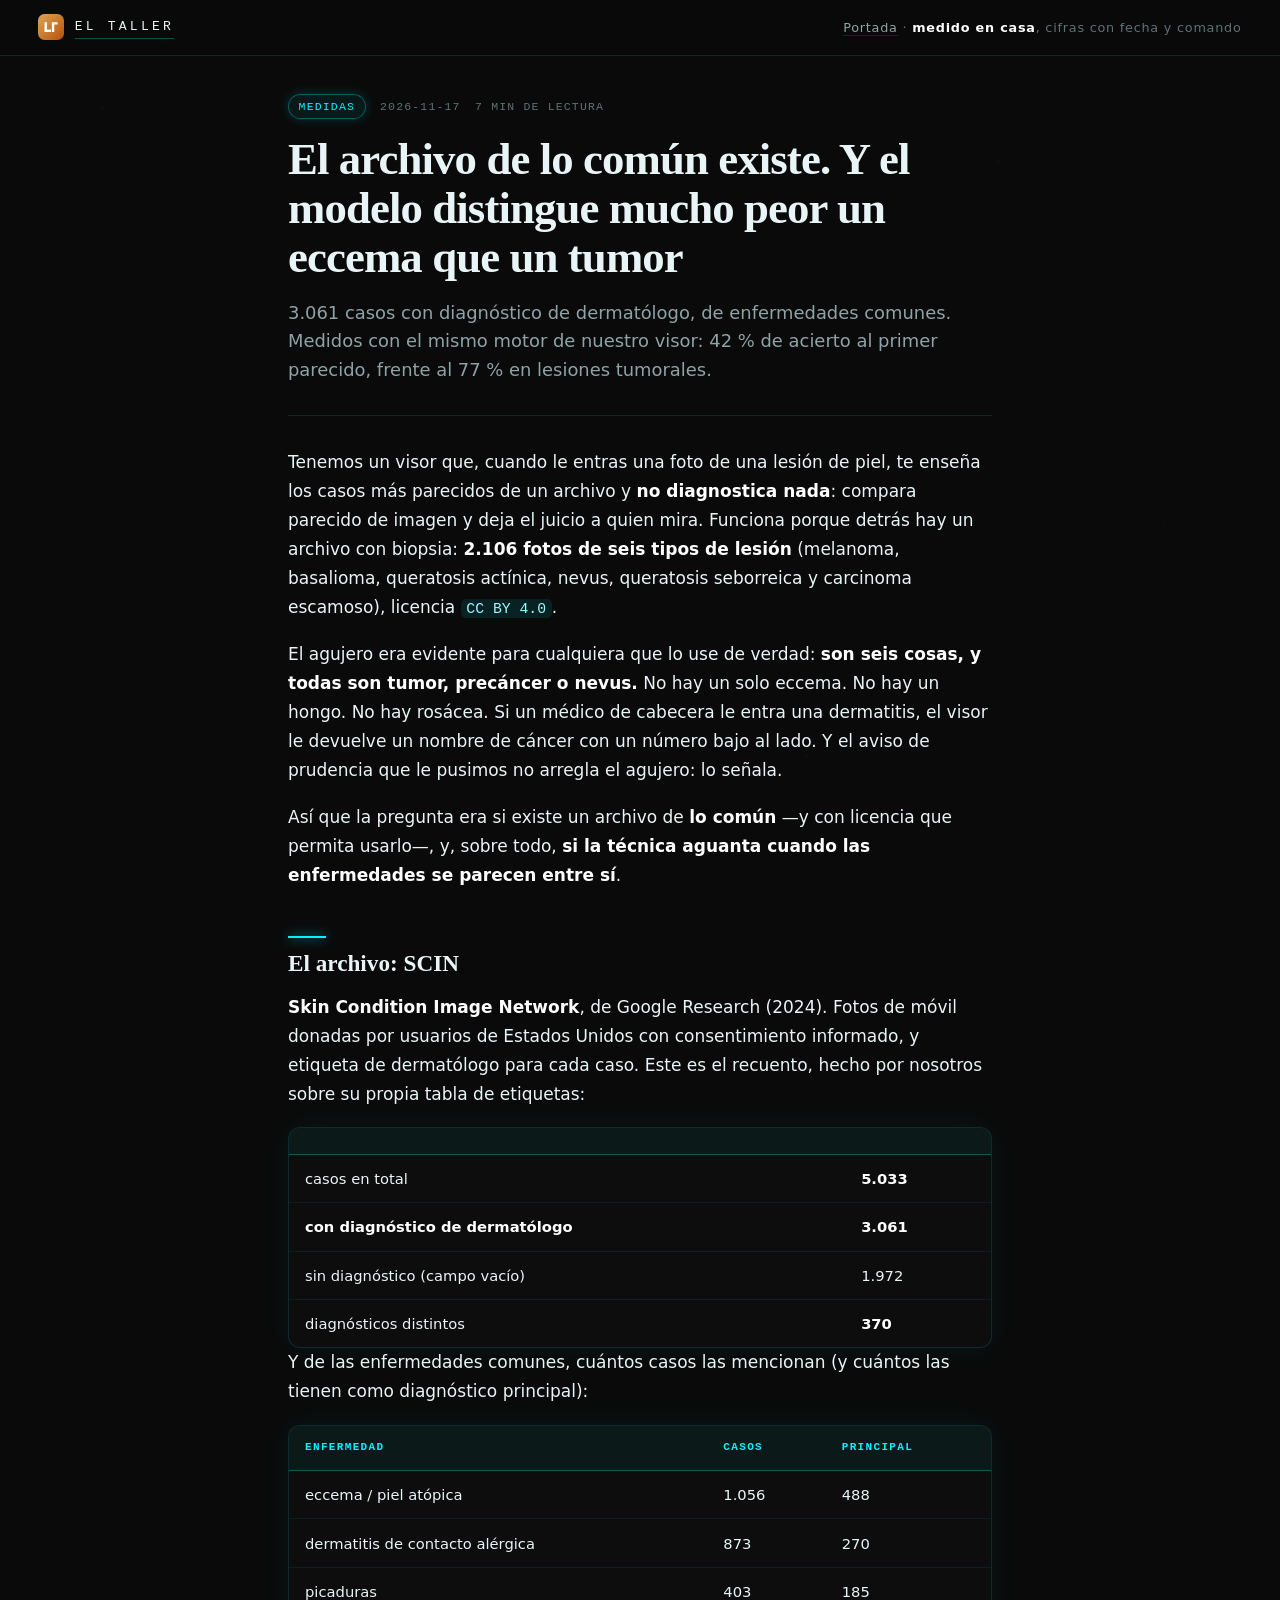
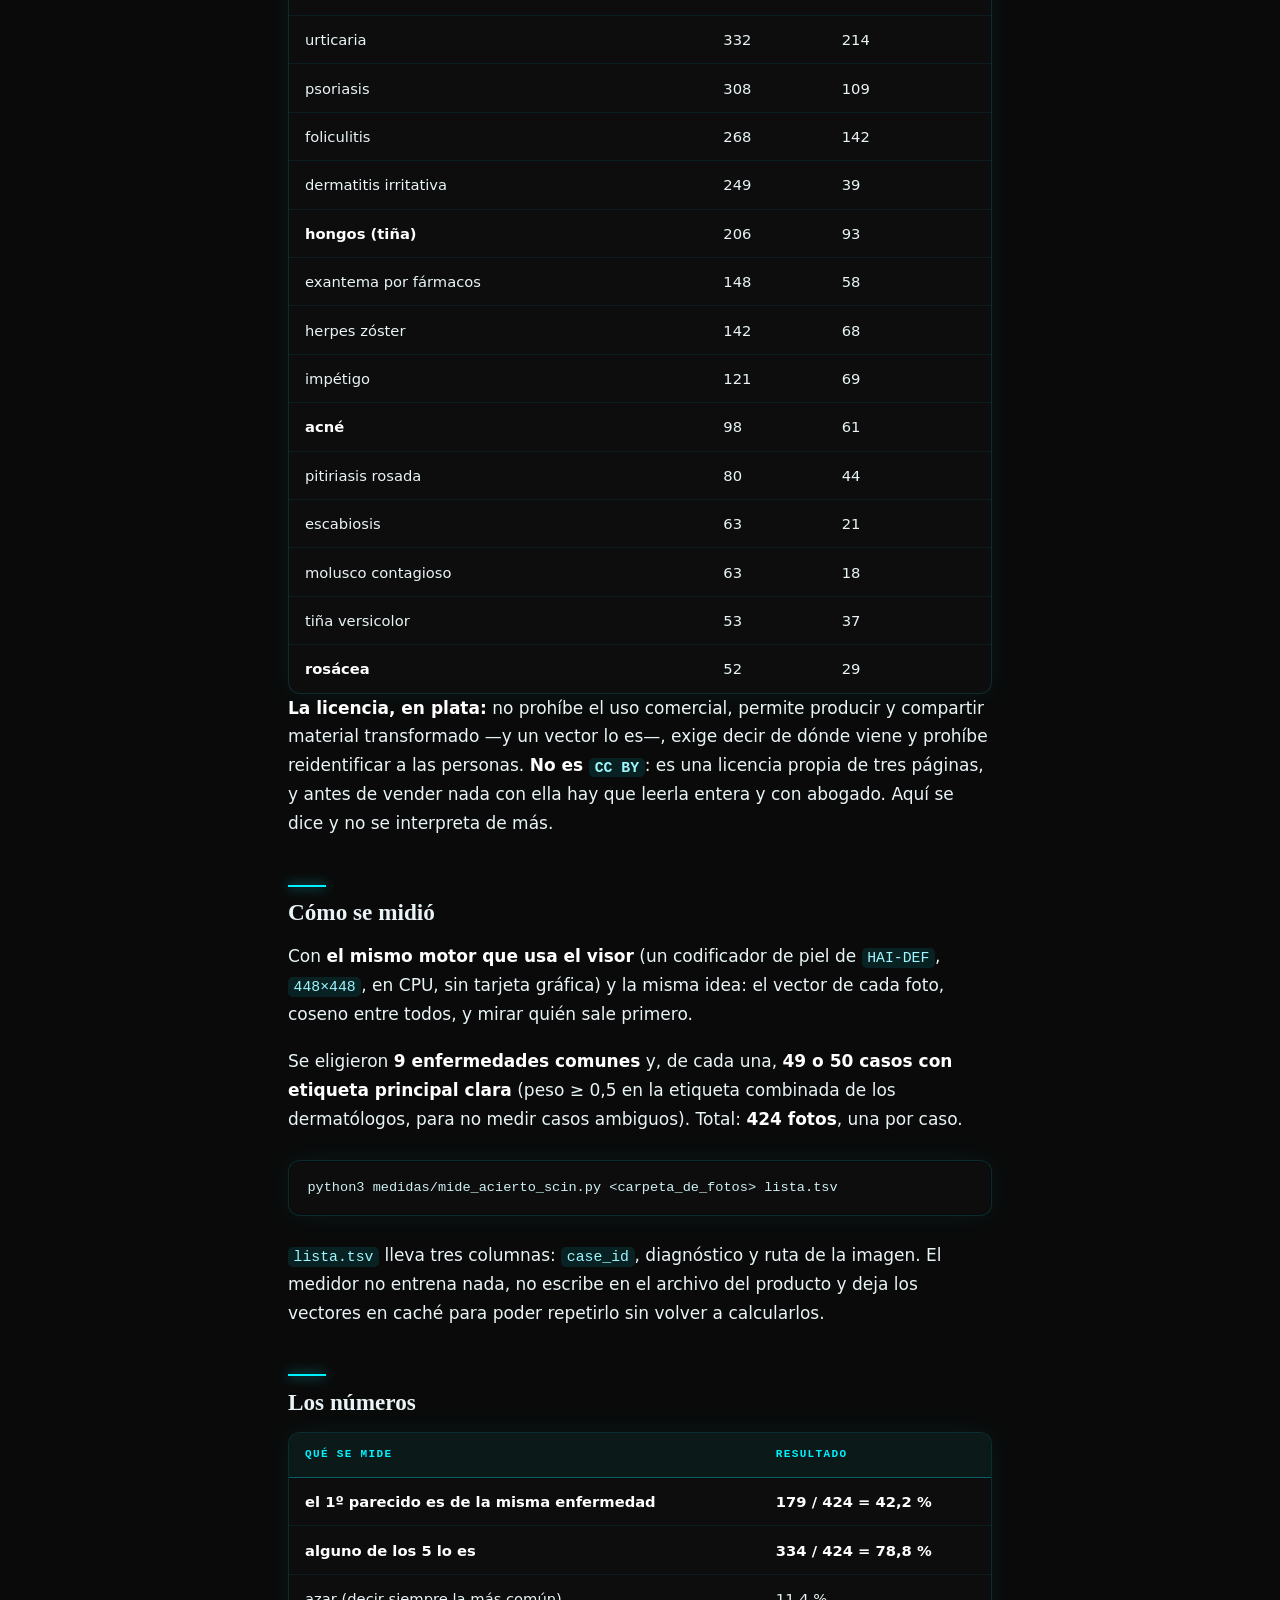
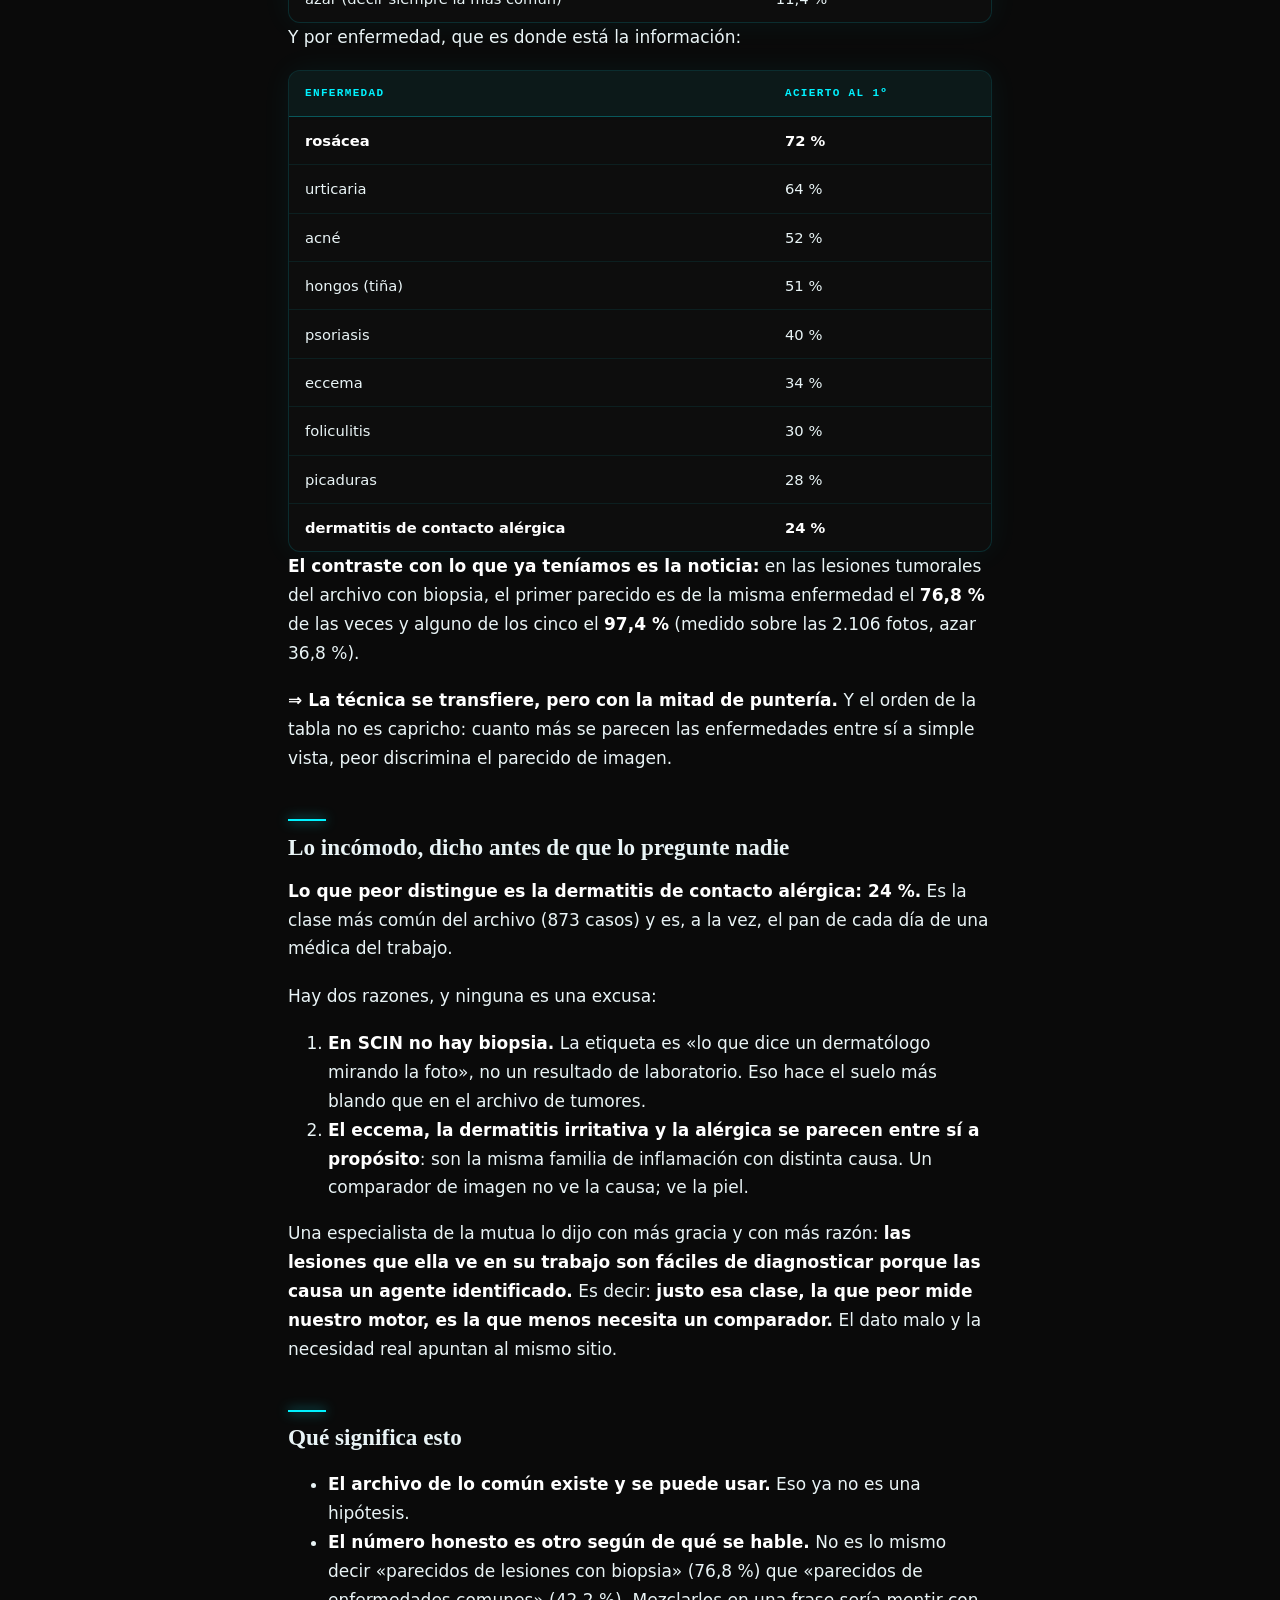
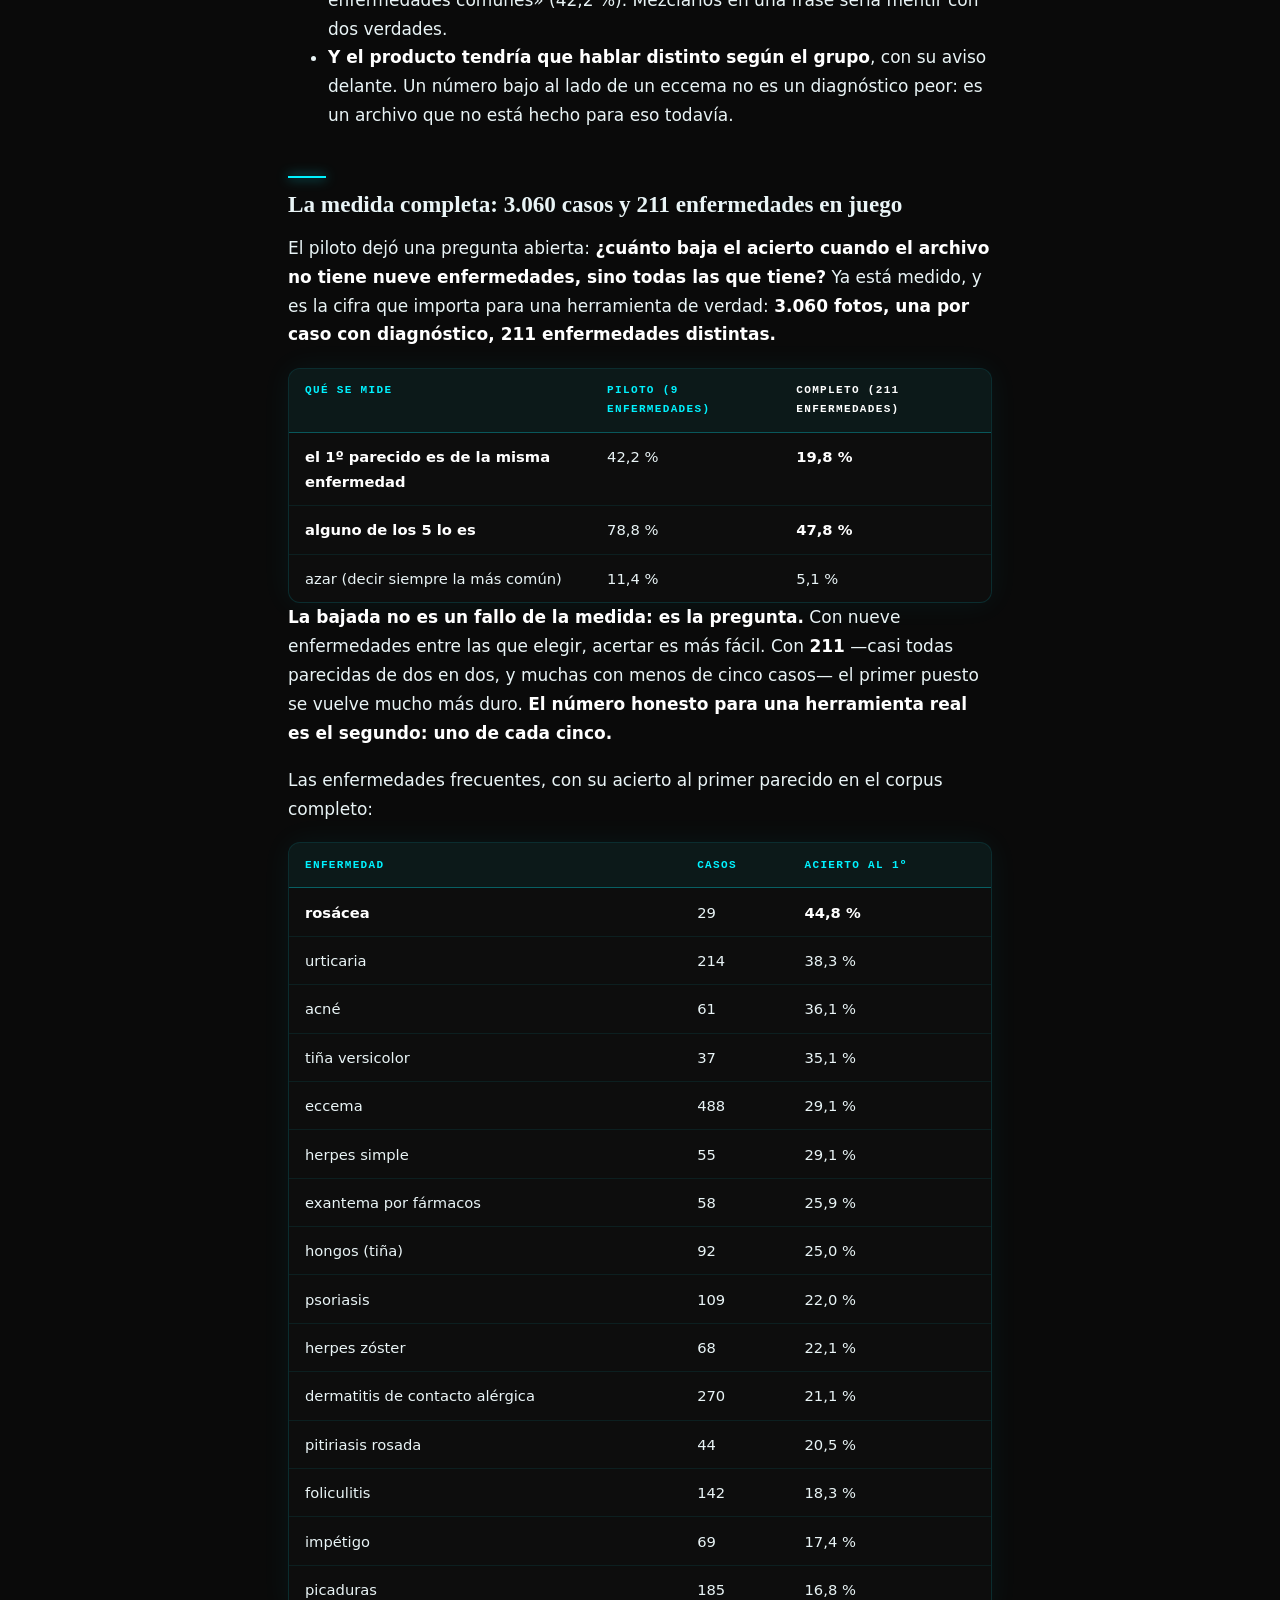
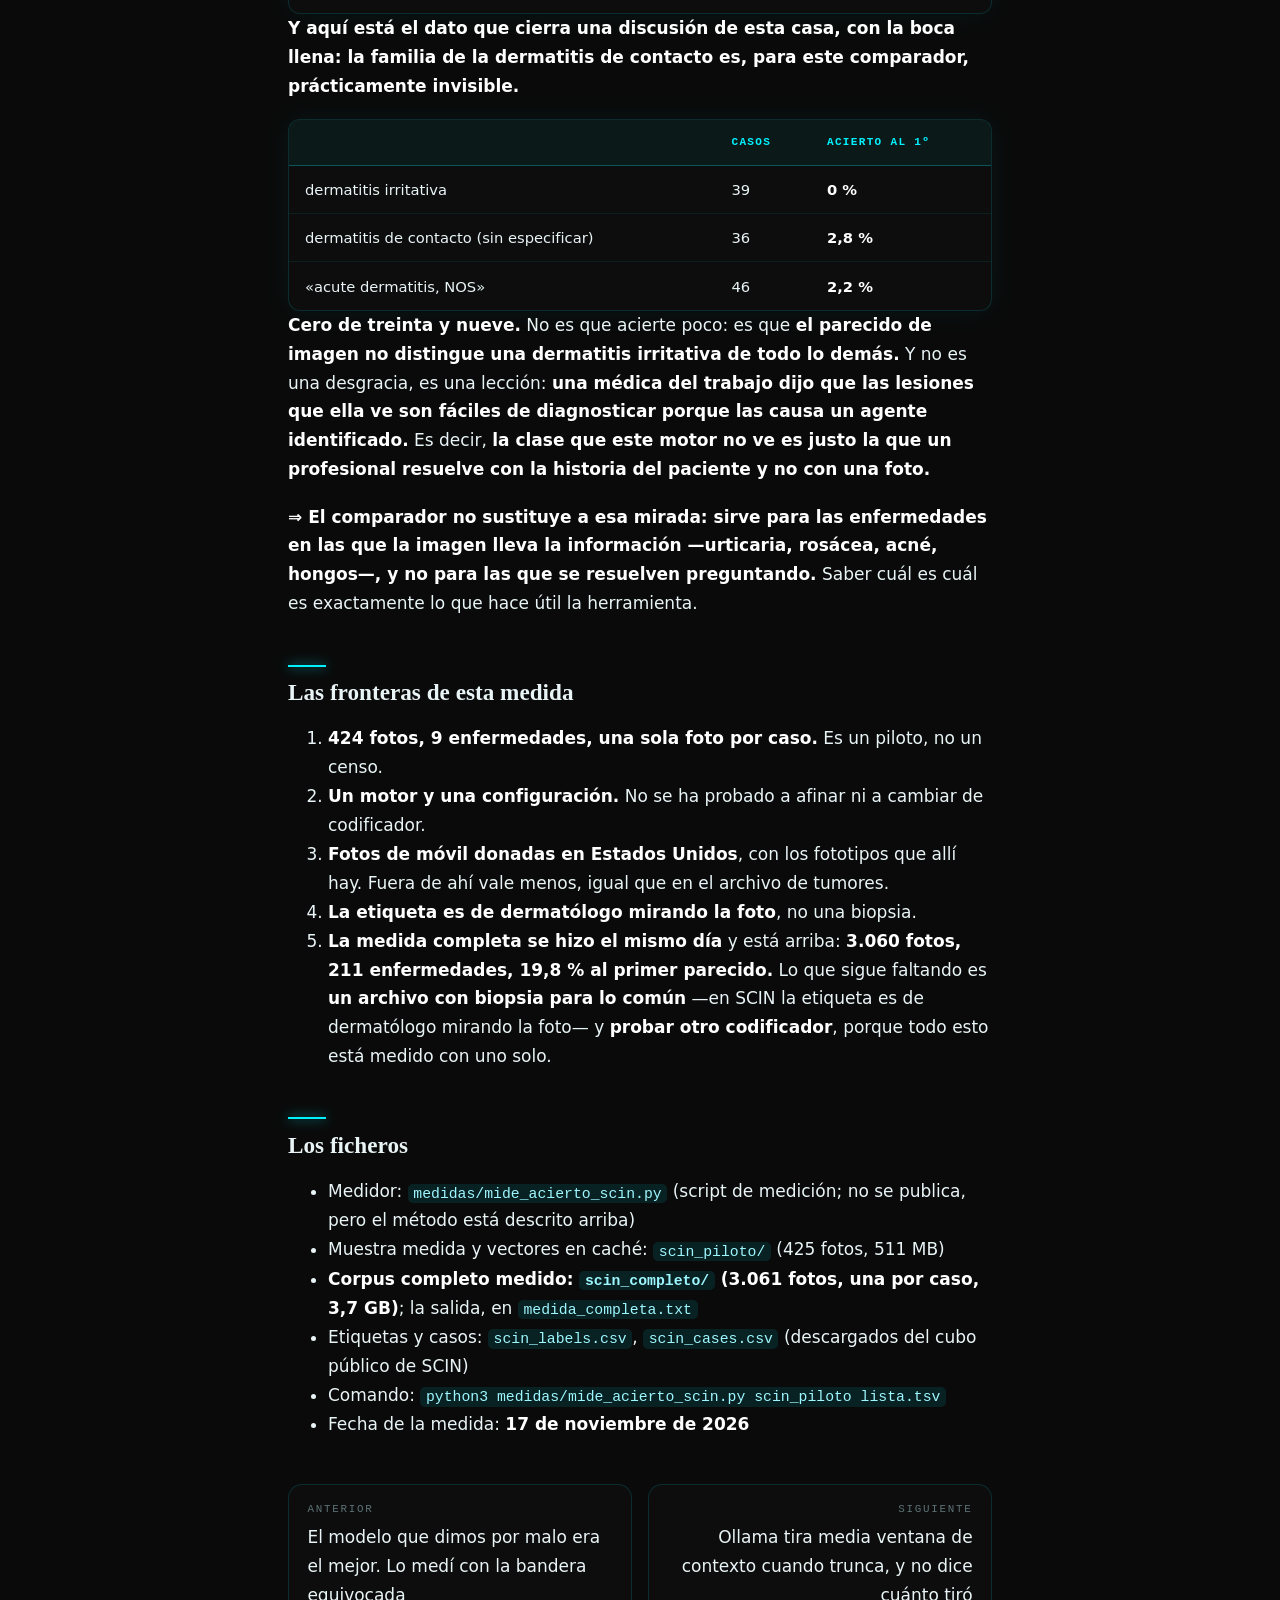
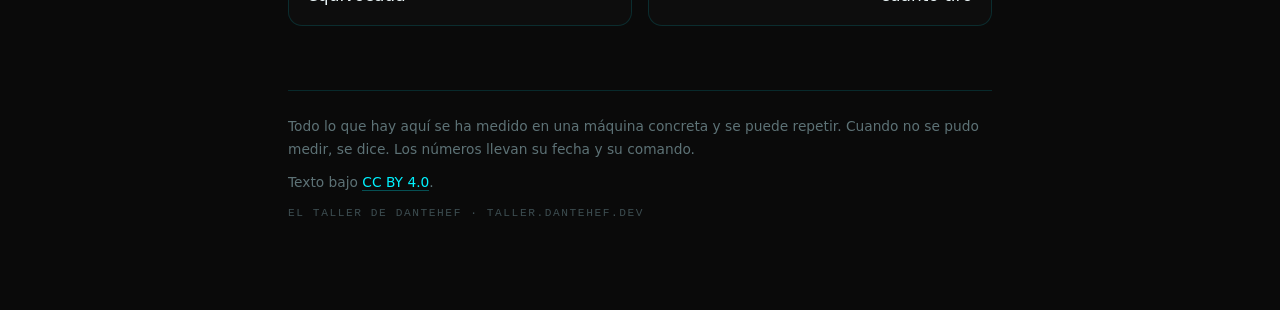
<file: sitio/04-archivo-de-lo-comun.html>
<!doctype html>
<html lang="es">
<head>
<meta charset="utf-8">
<meta name="google-site-verification" content="STZHGIxNZcrQlTB4OGM90fCpiz5AYfo35sD9MkqIc1Q">
<meta name="viewport" content="width=device-width,initial-scale=1">
<title>El archivo de lo común existe. Y el modelo distingue mucho peor un eccema que un tumor · El Taller</title>
<meta name="description" content="3.061 casos con diagnóstico de dermatólogo, de enfermedades comunes. Medidos con el mismo motor de nuestro visor: 42 % de acierto al primer parecido, frente al 77 % en lesiones tumorales.">
<meta property="og:title" content="El archivo de lo común existe. Y el modelo distingue mucho peor un eccema que un tumor">
<meta property="og:description" content="3.061 casos con diagnóstico de dermatólogo, de enfermedades comunes. Medidos con el mismo motor de nuestro visor: 42 % de acierto al primer parecido, frente al 77 % en lesiones tumorales.">
<meta property="og:type" content="article">
<link rel="canonical" href="https://taller.dantehef.dev/04-archivo-de-lo-comun.html">
<meta name="theme-color" content="#0a0a0a">
<link rel="icon" href="/favicon.svg" type="image/svg+xml">
<meta property="og:site_name" content="El Taller de DanteHef">
<meta property="og:locale" content="es_ES">
<meta property="og:url" content="https://taller.dantehef.dev/04-archivo-de-lo-comun.html">
<meta name="twitter:card" content="summary_large_image">
<meta property="og:image" content="https://taller.dantehef.dev/img/portada-ia.jpg">
<meta name="twitter:image" content="https://taller.dantehef.dev/img/portada-ia.jpg">
<script type="application/ld+json">{"@context": "https://schema.org", "@type": "BlogPosting", "headline": "El archivo de lo común existe. Y el modelo distingue mucho peor un eccema que un tumor", "description": "3.061 casos con diagnóstico de dermatólogo, de enfermedades comunes. Medidos con el mismo motor de nuestro visor: 42 % de acierto al primer parecido, frente al 77 % en lesiones tumorales.", "url": "https://taller.dantehef.dev/04-archivo-de-lo-comun.html", "mainEntityOfPage": "https://taller.dantehef.dev/04-archivo-de-lo-comun.html", "datePublished": "2026-11-17", "dateModified": "2026-11-17", "inLanguage": "es", "image": "https://taller.dantehef.dev/img/portada-ia.jpg", "author": {"@type": "Person", "name": "Pedro", "url": "https://taller.dantehef.dev"}, "publisher": {"@type": "Organization", "name": "El Taller de DanteHef", "url": "https://taller.dantehef.dev/", "sameAs": ["https://dantehef.dev", "https://piel.dantehef.dev"], "parentOrganization": {"@type": "Organization", "name": "DanteHef", "url": "https://dantehef.dev"}}, "keywords": "medidas"}</script>
<style>/* ═══════════════════════════════════════════════════════════════════════
   EL TALLER · hoja de estilo del INTERIOR
   Paleta del Panel DanteHef: negro #0a0a0a / #0d0d0d y cian neón #00f2ff,
   con los brillos de la casa. Sin fuentes de fuera, sin imágenes, sin JS.
   ═══════════════════════════════════════════════════════════════════════ */

:root{
  --negro:#0a0a0a;
  --panel:#0d0d0d;
  --panel2:#111314;
  --cian:#00f2ff;
  --cian-te:#00d4e6;
  --tinta:#e9f4f6;
  --tenue:#8ea3a8;
  --apagado:#5d7276;
  --linea:rgba(0,242,255,.14);
  --linea-fuerte:rgba(0,242,255,.32);
  --brillo:0 0 15px rgba(0,242,255,.45), 0 0 40px rgba(0,242,255,.18);
  --serif:"Iowan Old Style","Palatino Linotype",Palatino,Georgia,"Times New Roman",serif;
  --texto:system-ui,-apple-system,"Segoe UI",Roboto,Helvetica,Arial,sans-serif;
  --mono:ui-monospace,SFMono-Regular,"SF Mono",Menlo,Consolas,monospace;
}

*{box-sizing:border-box}
html{scroll-behavior:smooth}
body{
  margin:0; background:var(--negro); color:var(--tinta);
  font:17px/1.7 var(--texto); -webkit-font-smoothing:antialiased;
}
/* el cielo de puntos del panel, muy tenue y fijo */
body::before{
  content:""; position:fixed; inset:0; z-index:0; pointer-events:none; opacity:.5;
  background-image:
    radial-gradient(1px 1px at 8% 12%, rgba(0,242,255,.35), transparent),
    radial-gradient(1px 1px at 24% 72%, rgba(0,242,255,.3), transparent),
    radial-gradient(1px 1px at 41% 28%, rgba(0,242,255,.28), transparent),
    radial-gradient(1px 1px at 63% 84%, rgba(0,242,255,.26), transparent),
    radial-gradient(1px 1px at 78% 18%, rgba(0,242,255,.3), transparent),
    radial-gradient(1px 1px at 91% 58%, rgba(0,242,255,.22), transparent),
    radial-gradient(1px 1px at 52% 52%, rgba(255,255,255,.14), transparent);
  animation:titila 11s ease-in-out infinite alternate;
}
@keyframes titila{from{opacity:.28}to{opacity:.6}}

/* ── barra de progreso de lectura: CSS puro ── */
@keyframes crece{from{transform:scaleX(0)}to{transform:scaleX(1)}}
.progreso{
  position:fixed; inset:0 0 auto 0; height:2px; z-index:50;
  background:linear-gradient(90deg, var(--cian), rgba(0,242,255,.25));
  box-shadow:0 0 12px rgba(0,242,255,.8);
  transform:scaleX(0); transform-origin:0 50%;
  animation:crece linear both; animation-timeline:scroll(root);
}

/* ── cabecera pegada ── */
.casa{
  position:sticky; top:0; z-index:40; display:flex; align-items:center; gap:1.2rem;
  padding:.9rem clamp(1rem,4vw,2.4rem);
  background:rgba(10,10,10,.86); backdrop-filter:blur(10px);
  border-bottom:1px solid var(--linea);
}
.marca{
  margin:0; display:flex; align-items:center; gap:.65rem;
  font-family:var(--mono); font-size:.82rem; letter-spacing:.24em; text-transform:uppercase;
}
.marca a{color:var(--tinta); text-decoration:none}
.marca a:hover{color:var(--cian); text-shadow:var(--brillo)}
.marca .sello{
  width:28px; height:28px; flex:none; border-radius:8px; display:grid; place-items:center;
  color:var(--negro); font-weight:800; font-size:.76rem; font-family:var(--mono);
  background:var(--cian); box-shadow:0 0 18px rgba(0,242,255,.6);
}
.lema{margin:0 0 0 auto; color:var(--apagado); font-size:.8rem; letter-spacing:.06em}
.lema a{color:var(--tenue); text-decoration:none; border-bottom:1px solid var(--linea)}
.lema a:hover{color:var(--cian)}

/* ── columna ── */
main.ancho{max-width:68rem}
main{position:relative; z-index:1; max-width:48rem; margin:0 auto; padding:0 clamp(1.1rem,4vw,2rem) 5rem}

/* ── portada del interior ── */
.portada{padding:clamp(2.6rem,7vw,4.6rem) 0 2.4rem; border-bottom:1px solid var(--linea)}
.portada .ojo{
  font-family:var(--mono); font-size:.7rem; letter-spacing:.24em; text-transform:uppercase;
  color:var(--cian); margin:0 0 1.1rem; text-shadow:0 0 16px rgba(0,242,255,.5);
}
.portada h1{
  font-family:var(--serif); font-weight:600; letter-spacing:-.015em; line-height:1.1;
  font-size:clamp(2rem,5.4vw,3.1rem); margin:0 0 1rem;
}
.portada .entrada{font-size:1.1rem; color:var(--tenue); margin:0; max-width:38rem}
.datos{
  display:flex; flex-wrap:wrap; gap:.4rem .9rem; margin:1.4rem 0 0; padding:0; list-style:none;
  font-family:var(--mono); font-size:.72rem; color:var(--apagado); letter-spacing:.06em;
}
.datos li + li::before{content:"·"; margin-right:.9rem; color:var(--linea-fuerte)}

/* ── artículos ── */
article{padding-top:2.4rem}
.cejilla{
  display:flex; flex-wrap:wrap; gap:.5rem .9rem; align-items:center;
  font-family:var(--mono); font-size:.72rem; letter-spacing:.1em; text-transform:uppercase;
  color:var(--apagado); margin:0 0 1rem;
}
.cejilla .tema{
  color:var(--cian); border:1px solid var(--linea-fuerte); border-radius:99px;
  padding:.1rem .6rem; background:rgba(0,242,255,.06); box-shadow:0 0 12px rgba(0,242,255,.18);
}
article h1{
  font-family:var(--serif); font-weight:600; letter-spacing:-.02em; line-height:1.1;
  font-size:clamp(1.8rem,5vw,2.8rem); margin:0 0 1rem;
}
.entradilla{
  font-size:1.12rem; line-height:1.6; color:var(--tenue); margin:0 0 2rem;
  padding-bottom:1.9rem; border-bottom:1px solid var(--linea);
}
article h2{
  font-family:var(--serif); font-weight:600; font-size:1.45rem; line-height:1.28; margin:2.9rem 0 .9rem;
  scroll-margin-top:5rem;
}
article h2::before{
  content:""; display:block; width:2.4rem; height:2px; margin-bottom:.7rem;
  background:var(--cian); box-shadow:0 0 12px rgba(0,242,255,.8);
}
article h3{font-size:1.12rem; margin:1.9rem 0 .5rem; color:var(--tinta)}
p{margin:0 0 1.15rem}
strong{font-weight:650; color:#fff}
em{font-style:italic; color:var(--tenue)}
a{color:var(--cian); text-decoration:none; border-bottom:1px solid rgba(0,242,255,.3); transition:border-color .15s, text-shadow .15s}
a:hover{border-bottom-color:var(--cian); text-shadow:0 0 14px rgba(0,242,255,.5)}

/* cita */
blockquote{
  margin:1.7rem 0; padding:.95rem 1.3rem; border-left:2px solid var(--cian);
  background:linear-gradient(90deg, rgba(0,242,255,.08), rgba(0,242,255,.01));
  border-radius:0 10px 10px 0; font-family:var(--serif); font-size:1.08rem; line-height:1.55;
  color:#dff6f8; box-shadow:inset 1px 0 0 rgba(0,242,255,.5);
}
blockquote p{margin:0}

/* código */
code{
  font-family:var(--mono); font-size:.87em; background:rgba(0,242,255,.10);
  color:#9df7ff; padding:.12em .38em; border-radius:5px; word-break:break-word;
}
pre{
  margin:1.6rem 0; padding:1rem 1.15rem; overflow:auto; background:var(--panel);
  border:1px solid var(--linea); border-radius:12px; font-size:.85rem; line-height:1.6;
  box-shadow:0 0 30px rgba(0,242,255,.06), inset 0 0 0 1px rgba(0,0,0,.4);
}
pre code{background:none; color:#cdeff2; padding:0; font-size:1em}

/* tablas: las cifras son el argumento */
figure{margin:2rem 0}
figcaption{font-family:var(--mono); font-size:.72rem; color:var(--apagado); margin-top:.6rem}
.tabla{
  overflow-x:auto; border:1px solid var(--linea); border-radius:12px; background:var(--panel);
  box-shadow:0 0 30px rgba(0,242,255,.06);
}
table{border-collapse:collapse; width:100%; font-size:.92rem; margin:1.6rem 0}
.tabla table{margin:0}
thead th{
  text-align:left; font-family:var(--mono); font-size:.69rem; letter-spacing:.12em; text-transform:uppercase;
  color:var(--cian); font-weight:600; padding:.8rem 1rem;
  border-bottom:1px solid var(--linea-fuerte); background:rgba(0,242,255,.05);
}
td,th{padding:.7rem 1rem; border-bottom:1px solid rgba(0,242,255,.08); vertical-align:top}
tbody tr:last-child td{border-bottom:0}
tbody tr:hover td{background:rgba(0,242,255,.06)}
td code{font-size:.83em}

/* dibujos */
.dibujo{
  margin:2.1rem 0; padding:1.2rem; background:var(--panel); border:1px solid var(--linea);
  border-radius:14px; box-shadow:0 0 34px rgba(0,242,255,.07);
}
.dibujo svg{display:block; width:100%; height:auto}

hr{border:0; border-top:1px solid var(--linea); margin:2.8rem 0}

/* ── tarjetas del índice ── */
.rejilla{display:grid; gap:1rem; margin:2.4rem 0 0; padding:0; list-style:none}
@media (min-width:46rem){.rejilla{grid-template-columns:1fr 1fr}}
.tarjeta{
  position:relative; display:flex; flex-direction:column; gap:.55rem; padding:1.35rem 1.45rem;
  background:linear-gradient(180deg, var(--panel2), var(--panel));
  border:1px solid var(--linea); border-radius:16px;
  transition:transform .18s, border-color .18s, box-shadow .18s;
}
.tarjeta:hover{
  transform:translateY(-3px); border-color:var(--linea-fuerte);
  box-shadow:0 0 26px rgba(0,242,255,.18), 0 14px 34px -22px rgba(0,0,0,.9);
}
.tarjeta .num{font-family:var(--mono); font-size:.7rem; color:var(--cian); letter-spacing:.18em}
.tarjeta h2{font-family:var(--serif); font-size:1.16rem; line-height:1.28; margin:0; letter-spacing:-.01em}
.tarjeta h2 a{color:var(--tinta); border:0}
.tarjeta h2 a::after{content:""; position:absolute; inset:0; border-radius:16px}
.tarjeta:hover h2 a{color:var(--cian)}
.tarjeta .resumen{margin:0; color:var(--tenue); font-size:.9rem; line-height:1.55}
.tarjeta .pie{
  margin-top:auto; padding-top:.75rem; display:flex; gap:.8rem;
  font-family:var(--mono); font-size:.69rem; color:var(--apagado); letter-spacing:.06em;
}

/* ── la ventana de preguntas: un chat de la casa ── */
.chat{
  margin:3.4rem 0 0; border:1px solid var(--linea); border-radius:18px; overflow:hidden;
  background:linear-gradient(180deg, var(--panel2), var(--panel));
  box-shadow:0 0 40px rgba(0,242,255,.08);
}
.chat .barra{
  display:flex; align-items:center; gap:.6rem; padding:.75rem 1.1rem;
  border-bottom:1px solid var(--linea); background:rgba(0,242,255,.05);
  font-family:var(--mono); font-size:.72rem; letter-spacing:.12em; text-transform:uppercase; color:var(--tenue);
}
.chat .luz{width:8px;height:8px;border-radius:50%;background:var(--cian);box-shadow:0 0 12px var(--cian)}
.chat .cuerpo{padding:1.3rem 1.3rem .6rem; display:flex; flex-direction:column; gap:.9rem}
.burbuja{
  max-width:88%; padding:.85rem 1.05rem; border-radius:14px; font-size:.94rem; line-height:1.55;
}
.burbuja.ellos{
  align-self:flex-start; background:rgba(255,255,255,.045); border:1px solid var(--linea);
  border-bottom-left-radius:4px; color:var(--tenue);
}
.burbuja.yo{
  align-self:flex-end; background:rgba(0,242,255,.12); border:1px solid var(--linea-fuerte);
  border-bottom-right-radius:4px; color:#d9fbff;
}
.chat form{display:flex; gap:.6rem; padding:.9rem 1.3rem 1.2rem; border-top:1px solid var(--linea)}
.chat input[type=text]{
  flex:1; background:var(--negro); border:1px solid var(--linea); border-radius:99px;
  padding:.8rem 1.1rem; color:var(--tinta); font:15px/1.4 var(--texto); outline:none;
  transition:border-color .15s, box-shadow .15s;
}
.chat input[type=text]::placeholder{color:var(--apagado)}
.chat input[type=text]:focus{border-color:var(--cian); box-shadow:0 0 0 3px rgba(0,242,255,.12)}
.chat button{
  background:var(--cian); color:var(--negro); border:0; border-radius:99px; padding:.8rem 1.4rem;
  font-family:var(--mono); font-size:.76rem; letter-spacing:.14em; text-transform:uppercase; font-weight:700;
  cursor:pointer; box-shadow:0 0 20px rgba(0,242,255,.45); transition:transform .15s, box-shadow .15s;
}
.chat button:hover{transform:translateY(-1px); box-shadow:0 0 28px rgba(0,242,255,.7)}
.chat .nota{
  margin:0; padding:0 1.3rem 1.1rem; font-size:.78rem; color:var(--apagado);
}
.chat .nota a{color:var(--tenue)}

/* ── pie ── */
footer{
  margin-top:4rem; padding-top:1.5rem; border-top:1px solid var(--linea);
  color:var(--apagado); font-size:.86rem;
}
footer p{margin:0 0 .6rem}
footer .sello-pie{
  font-family:var(--mono); font-size:.7rem; letter-spacing:.14em; text-transform:uppercase; color:#3d4d51;
}

/* ── vecinos ── */
.vecinos{display:flex; gap:1rem; margin-top:2.8rem; flex-wrap:wrap}
.vecinos a{
  flex:1 1 14rem; padding:.95rem 1.15rem; border:1px solid var(--linea); border-radius:14px;
  background:var(--panel); color:var(--tinta); border-bottom:1px solid var(--linea);
  transition:border-color .15s, transform .15s, box-shadow .15s;
}
.vecinos a:hover{border-color:var(--linea-fuerte); transform:translateY(-2px); box-shadow:0 0 22px rgba(0,242,255,.15); text-shadow:none}
.vecinos .rotulo{
  display:block; font-family:var(--mono); font-size:.68rem; color:var(--apagado);
  text-transform:uppercase; letter-spacing:.16em; margin-bottom:.3rem;
}

@media (max-width:32rem){
  body{font-size:16px}
  .lema{display:none}
}
@media (prefers-reduced-motion:reduce){
  *{animation:none!important; transition:none!important}
  html{scroll-behavior:auto}
}
</style>
</head>
<body>
<div class="progreso" aria-hidden="true"></div>
<header class="casa">
<p class="marca"><svg viewBox="0 0 32 32" width="26" height="26" aria-hidden="true"><defs><linearGradient id="g" x1="0" y1="0" x2="1" y2="1"><stop offset="0" stop-color="#e0a458"/><stop offset="1" stop-color="#b45309"/></linearGradient></defs><rect width="32" height="32" rx="8" fill="url(#g)"/><path d="M8 22V10h3v9h5v3H8zm9 0V10h7v3h-4v9h-3z" fill="#fff"/></svg><a href="temas.html">El Taller</a></p>
<p class="lema"><a href="index.html">Portada</a> · <strong>medido en casa</strong>, cifras con fecha y comando</p>
</header>
<main>
<article>
<p class="cejilla"><span class="tema">medidas</span><span>2026-11-17</span><span>7 min de lectura</span></p>
<h1>El archivo de lo común existe. Y el modelo distingue mucho peor un eccema que un tumor</h1>
<p class="entradilla">3.061 casos con diagnóstico de dermatólogo, de enfermedades comunes. Medidos con el mismo motor de nuestro visor: 42 % de acierto al primer parecido, frente al 77 % en lesiones tumorales.</p>
<p>Tenemos un visor que, cuando le entras una foto de una lesión de piel, te enseña los casos
más parecidos de un archivo y <strong>no diagnostica nada</strong>: compara parecido de imagen y deja el
juicio a quien mira. Funciona porque detrás hay un archivo con biopsia: <strong>2.106 fotos de seis
tipos de lesión</strong> (melanoma, basalioma, queratosis actínica, nevus, queratosis seborreica y
carcinoma escamoso), licencia <code>CC BY 4.0</code>.</p>
<p>El agujero era evidente para cualquiera que lo use de verdad: <strong>son seis cosas, y todas son
tumor, precáncer o nevus.</strong> No hay un solo eccema. No hay un hongo. No hay rosácea. Si un
médico de cabecera le entra una dermatitis, el visor le devuelve un nombre de cáncer con un
número bajo al lado. Y el aviso de prudencia que le pusimos no arregla el agujero: lo señala.</p>
<p>Así que la pregunta era si existe un archivo de <strong>lo común</strong> —y con licencia que permita
usarlo—, y, sobre todo, <strong>si la técnica aguanta cuando las enfermedades se parecen entre sí</strong>.</p>
<h2>El archivo: SCIN</h2>
<p><strong>Skin Condition Image Network</strong>, de Google Research (2024). Fotos de móvil donadas por
usuarios de Estados Unidos con consentimiento informado, y etiqueta de dermatólogo para cada
caso. Este es el recuento, hecho por nosotros sobre su propia tabla de etiquetas:</p>
<div class="tabla"><table>
<thead>
<tr>
<th></th>
<th></th>
</tr>
</thead>
<tbody>
<tr>
<td>casos en total</td>
<td><strong>5.033</strong></td>
</tr>
<tr>
<td><strong>con diagnóstico de dermatólogo</strong></td>
<td><strong>3.061</strong></td>
</tr>
<tr>
<td>sin diagnóstico (campo vacío)</td>
<td>1.972</td>
</tr>
<tr>
<td>diagnósticos distintos</td>
<td><strong>370</strong></td>
</tr>
</tbody>
</table></div>
<p>Y de las enfermedades comunes, cuántos casos las mencionan (y cuántos las tienen como
diagnóstico principal):</p>
<div class="tabla"><table>
<thead>
<tr>
<th>enfermedad</th>
<th>casos</th>
<th>principal</th>
</tr>
</thead>
<tbody>
<tr>
<td>eccema / piel atópica</td>
<td>1.056</td>
<td>488</td>
</tr>
<tr>
<td>dermatitis de contacto alérgica</td>
<td>873</td>
<td>270</td>
</tr>
<tr>
<td>picaduras</td>
<td>403</td>
<td>185</td>
</tr>
<tr>
<td>urticaria</td>
<td>332</td>
<td>214</td>
</tr>
<tr>
<td>psoriasis</td>
<td>308</td>
<td>109</td>
</tr>
<tr>
<td>foliculitis</td>
<td>268</td>
<td>142</td>
</tr>
<tr>
<td>dermatitis irritativa</td>
<td>249</td>
<td>39</td>
</tr>
<tr>
<td><strong>hongos (tiña)</strong></td>
<td>206</td>
<td>93</td>
</tr>
<tr>
<td>exantema por fármacos</td>
<td>148</td>
<td>58</td>
</tr>
<tr>
<td>herpes zóster</td>
<td>142</td>
<td>68</td>
</tr>
<tr>
<td>impétigo</td>
<td>121</td>
<td>69</td>
</tr>
<tr>
<td><strong>acné</strong></td>
<td>98</td>
<td>61</td>
</tr>
<tr>
<td>pitiriasis rosada</td>
<td>80</td>
<td>44</td>
</tr>
<tr>
<td>escabiosis</td>
<td>63</td>
<td>21</td>
</tr>
<tr>
<td>molusco contagioso</td>
<td>63</td>
<td>18</td>
</tr>
<tr>
<td>tiña versicolor</td>
<td>53</td>
<td>37</td>
</tr>
<tr>
<td><strong>rosácea</strong></td>
<td>52</td>
<td>29</td>
</tr>
</tbody>
</table></div>
<p><strong>La licencia, en plata:</strong> no prohíbe el uso comercial, permite producir y compartir material
transformado —y un vector lo es—, exige decir de dónde viene y prohíbe reidentificar a las
personas. <strong>No es <code>CC BY</code></strong>: es una licencia propia de tres páginas, y antes de vender nada
con ella hay que leerla entera y con abogado. Aquí se dice y no se interpreta de más.</p>
<h2>Cómo se midió</h2>
<p>Con <strong>el mismo motor que usa el visor</strong> (un codificador de piel de <code>HAI-DEF</code>, <code>448×448</code>, en
CPU, sin tarjeta gráfica) y la misma idea: el vector de cada foto, coseno entre todos, y
mirar quién sale primero.</p>
<p>Se eligieron <strong>9 enfermedades comunes</strong> y, de cada una, <strong>49 o 50 casos con etiqueta principal
clara</strong> (peso ≥ 0,5 en la etiqueta combinada de los dermatólogos, para no medir casos
ambiguos). Total: <strong>424 fotos</strong>, una por caso.</p>
<pre><code class="language-sh">python3 medidas/mide_acierto_scin.py &lt;carpeta_de_fotos&gt; lista.tsv
</code></pre>
<p><code>lista.tsv</code> lleva tres columnas: <code>case_id</code>, diagnóstico y ruta de la imagen. El medidor no
entrena nada, no escribe en el archivo del producto y deja los vectores en caché para poder
repetirlo sin volver a calcularlos.</p>
<h2>Los números</h2>
<div class="tabla"><table>
<thead>
<tr>
<th>qué se mide</th>
<th>resultado</th>
</tr>
</thead>
<tbody>
<tr>
<td><strong>el 1º parecido es de la misma enfermedad</strong></td>
<td><strong>179 / 424 = 42,2 %</strong></td>
</tr>
<tr>
<td><strong>alguno de los 5 lo es</strong></td>
<td><strong>334 / 424 = 78,8 %</strong></td>
</tr>
<tr>
<td>azar (decir siempre la más común)</td>
<td>11,4 %</td>
</tr>
</tbody>
</table></div>
<p>Y por enfermedad, que es donde está la información:</p>
<div class="tabla"><table>
<thead>
<tr>
<th>enfermedad</th>
<th>acierto al 1º</th>
</tr>
</thead>
<tbody>
<tr>
<td><strong>rosácea</strong></td>
<td><strong>72 %</strong></td>
</tr>
<tr>
<td>urticaria</td>
<td>64 %</td>
</tr>
<tr>
<td>acné</td>
<td>52 %</td>
</tr>
<tr>
<td>hongos (tiña)</td>
<td>51 %</td>
</tr>
<tr>
<td>psoriasis</td>
<td>40 %</td>
</tr>
<tr>
<td>eccema</td>
<td>34 %</td>
</tr>
<tr>
<td>foliculitis</td>
<td>30 %</td>
</tr>
<tr>
<td>picaduras</td>
<td>28 %</td>
</tr>
<tr>
<td><strong>dermatitis de contacto alérgica</strong></td>
<td><strong>24 %</strong></td>
</tr>
</tbody>
</table></div>
<p><strong>El contraste con lo que ya teníamos es la noticia:</strong> en las lesiones tumorales del archivo
con biopsia, el primer parecido es de la misma enfermedad el <strong>76,8 %</strong> de las veces y alguno
de los cinco el <strong>97,4 %</strong> (medido sobre las 2.106 fotos, azar 36,8 %).</p>
<p><strong>⇒ La técnica se transfiere, pero con la mitad de puntería.</strong> Y el orden de la tabla no es
capricho: cuanto más se parecen las enfermedades entre sí a simple vista, peor discrimina el
parecido de imagen.</p>
<h2>Lo incómodo, dicho antes de que lo pregunte nadie</h2>
<p><strong>Lo que peor distingue es la dermatitis de contacto alérgica: 24 %.</strong> Es la clase más común
del archivo (873 casos) y es, a la vez, el pan de cada día de una médica del trabajo.</p>
<p>Hay dos razones, y ninguna es una excusa:</p>
<ol>
<li><strong>En SCIN no hay biopsia.</strong> La etiqueta es «lo que dice un dermatólogo mirando la foto»,
   no un resultado de laboratorio. Eso hace el suelo más blando que en el archivo de tumores.</li>
<li><strong>El eccema, la dermatitis irritativa y la alérgica se parecen entre sí a propósito</strong>:
   son la misma familia de inflamación con distinta causa. Un comparador de imagen no ve la
   causa; ve la piel.</li>
</ol>
<p>Una especialista de la mutua lo dijo con más gracia y con más razón: <strong>las lesiones que ella
ve en su trabajo son fáciles de diagnosticar porque las causa un agente identificado.</strong> Es
decir: <strong>justo esa clase, la que peor mide nuestro motor, es la que menos necesita un
comparador.</strong> El dato malo y la necesidad real apuntan al mismo sitio.</p>
<h2>Qué significa esto</h2>
<ul>
<li><strong>El archivo de lo común existe y se puede usar.</strong> Eso ya no es una hipótesis.</li>
<li><strong>El número honesto es otro según de qué se hable.</strong> No es lo mismo decir «parecidos de
  lesiones con biopsia» (76,8 %) que «parecidos de enfermedades comunes» (42,2 %). Mezclarlos
  en una frase sería mentir con dos verdades.</li>
<li><strong>Y el producto tendría que hablar distinto según el grupo</strong>, con su aviso delante. Un
  número bajo al lado de un eccema no es un diagnóstico peor: es un archivo que no está
  hecho para eso todavía.</li>
</ul>
<h2>La medida completa: 3.060 casos y 211 enfermedades en juego</h2>
<p>El piloto dejó una pregunta abierta: <strong>¿cuánto baja el acierto cuando el archivo no tiene nueve
enfermedades, sino todas las que tiene?</strong> Ya está medido, y es la cifra que importa para una
herramienta de verdad: <strong>3.060 fotos, una por caso con diagnóstico, 211 enfermedades distintas.</strong></p>
<div class="tabla"><table>
<thead>
<tr>
<th>qué se mide</th>
<th>piloto (9 enfermedades)</th>
<th><strong>completo (211 enfermedades)</strong></th>
</tr>
</thead>
<tbody>
<tr>
<td><strong>el 1º parecido es de la misma enfermedad</strong></td>
<td>42,2 %</td>
<td><strong>19,8 %</strong></td>
</tr>
<tr>
<td><strong>alguno de los 5 lo es</strong></td>
<td>78,8 %</td>
<td><strong>47,8 %</strong></td>
</tr>
<tr>
<td>azar (decir siempre la más común)</td>
<td>11,4 %</td>
<td>5,1 %</td>
</tr>
</tbody>
</table></div>
<p><strong>La bajada no es un fallo de la medida: es la pregunta.</strong> Con nueve enfermedades entre las que
elegir, acertar es más fácil. Con <strong>211</strong> —casi todas parecidas de dos en dos, y muchas con menos
de cinco casos— el primer puesto se vuelve mucho más duro. <strong>El número honesto para una
herramienta real es el segundo: uno de cada cinco.</strong></p>
<p>Las enfermedades frecuentes, con su acierto al primer parecido en el corpus completo:</p>
<div class="tabla"><table>
<thead>
<tr>
<th>enfermedad</th>
<th>casos</th>
<th>acierto al 1º</th>
</tr>
</thead>
<tbody>
<tr>
<td><strong>rosácea</strong></td>
<td>29</td>
<td><strong>44,8 %</strong></td>
</tr>
<tr>
<td>urticaria</td>
<td>214</td>
<td>38,3 %</td>
</tr>
<tr>
<td>acné</td>
<td>61</td>
<td>36,1 %</td>
</tr>
<tr>
<td>tiña versicolor</td>
<td>37</td>
<td>35,1 %</td>
</tr>
<tr>
<td>eccema</td>
<td>488</td>
<td>29,1 %</td>
</tr>
<tr>
<td>herpes simple</td>
<td>55</td>
<td>29,1 %</td>
</tr>
<tr>
<td>exantema por fármacos</td>
<td>58</td>
<td>25,9 %</td>
</tr>
<tr>
<td>hongos (tiña)</td>
<td>92</td>
<td>25,0 %</td>
</tr>
<tr>
<td>psoriasis</td>
<td>109</td>
<td>22,0 %</td>
</tr>
<tr>
<td>herpes zóster</td>
<td>68</td>
<td>22,1 %</td>
</tr>
<tr>
<td>dermatitis de contacto alérgica</td>
<td>270</td>
<td>21,1 %</td>
</tr>
<tr>
<td>pitiriasis rosada</td>
<td>44</td>
<td>20,5 %</td>
</tr>
<tr>
<td>foliculitis</td>
<td>142</td>
<td>18,3 %</td>
</tr>
<tr>
<td>impétigo</td>
<td>69</td>
<td>17,4 %</td>
</tr>
<tr>
<td>picaduras</td>
<td>185</td>
<td>16,8 %</td>
</tr>
</tbody>
</table></div>
<p><strong>Y aquí está el dato que cierra una discusión de esta casa, con la boca llena: la familia de la
dermatitis de contacto es, para este comparador, prácticamente invisible.</strong></p>
<div class="tabla"><table>
<thead>
<tr>
<th></th>
<th>casos</th>
<th>acierto al 1º</th>
</tr>
</thead>
<tbody>
<tr>
<td>dermatitis irritativa</td>
<td>39</td>
<td><strong>0 %</strong></td>
</tr>
<tr>
<td>dermatitis de contacto (sin especificar)</td>
<td>36</td>
<td><strong>2,8 %</strong></td>
</tr>
<tr>
<td>«acute dermatitis, NOS»</td>
<td>46</td>
<td><strong>2,2 %</strong></td>
</tr>
</tbody>
</table></div>
<p><strong>Cero de treinta y nueve.</strong> No es que acierte poco: es que <strong>el parecido de imagen no distingue
una dermatitis irritativa de todo lo demás.</strong> Y no es una desgracia, es una lección: <strong>una médica
del trabajo dijo que las lesiones que ella ve son fáciles de diagnosticar porque las causa un
agente identificado.</strong> Es decir, <strong>la clase que este motor no ve es justo la que un profesional
resuelve con la historia del paciente y no con una foto.</strong></p>
<p><strong>⇒ El comparador no sustituye a esa mirada: sirve para las enfermedades en las que la imagen
lleva la información —urticaria, rosácea, acné, hongos—, y no para las que se resuelven
preguntando.</strong> Saber cuál es cuál es exactamente lo que hace útil la herramienta.</p>
<h2>Las fronteras de esta medida</h2>
<ol>
<li><strong>424 fotos, 9 enfermedades, una sola foto por caso.</strong> Es un piloto, no un censo.</li>
<li><strong>Un motor y una configuración.</strong> No se ha probado a afinar ni a cambiar de codificador.</li>
<li><strong>Fotos de móvil donadas en Estados Unidos</strong>, con los fototipos que allí hay. Fuera de ahí
   vale menos, igual que en el archivo de tumores.</li>
<li><strong>La etiqueta es de dermatólogo mirando la foto</strong>, no una biopsia.</li>
<li><strong>La medida completa se hizo el mismo día</strong> y está arriba: <strong>3.060 fotos, 211 enfermedades,
   19,8 % al primer parecido.</strong> Lo que sigue faltando es <strong>un archivo con biopsia para lo común</strong>
   —en SCIN la etiqueta es de dermatólogo mirando la foto— y <strong>probar otro codificador</strong>, porque
   todo esto está medido con uno solo.</li>
</ol>
<h2>Los ficheros</h2>
<ul>
<li>Medidor: <code>medidas/mide_acierto_scin.py</code> (script de medición; no se publica, pero el método está descrito arriba)</li>
<li>Muestra medida y vectores en caché: <code>scin_piloto/</code> (425 fotos, 511 MB)</li>
<li><strong>Corpus completo medido: <code>scin_completo/</code> (3.061 fotos, una por caso, 3,7 GB)</strong>; la salida, en
  <code>medida_completa.txt</code></li>
<li>Etiquetas y casos: <code>scin_labels.csv</code>, <code>scin_cases.csv</code> (descargados del cubo público de SCIN)</li>
<li>Comando: <code>python3 medidas/mide_acierto_scin.py scin_piloto lista.tsv</code></li>
<li>Fecha de la medida: <strong>17 de noviembre de 2026</strong></li>
</ul>
</article>
<nav class="vecinos">
<a href="03-el-mejor-modelo-que-tiramos.html"><span class="rotulo">Anterior</span>El modelo que dimos por malo era el mejor. Lo medí con la bandera equivocada</a>
<a href="01-ollama-truncado-silencioso.html" style="text-align:right"><span class="rotulo">Siguiente</span>Ollama tira media ventana de contexto cuando trunca, y no dice cuánto tiró</a>
</nav>
<footer>
<p>Todo lo que hay aquí se ha medido en una máquina concreta y se puede repetir. Cuando no se pudo medir,
se dice. Los números llevan su fecha y su comando.</p>
<p>Texto bajo <a href="https://creativecommons.org/licenses/by/4.0/deed.es">CC BY 4.0</a>.</p>
<p class="sello-pie">El Taller de DanteHef · taller.dantehef.dev</p>
</footer>
</main>
</body>
</html>
</file>
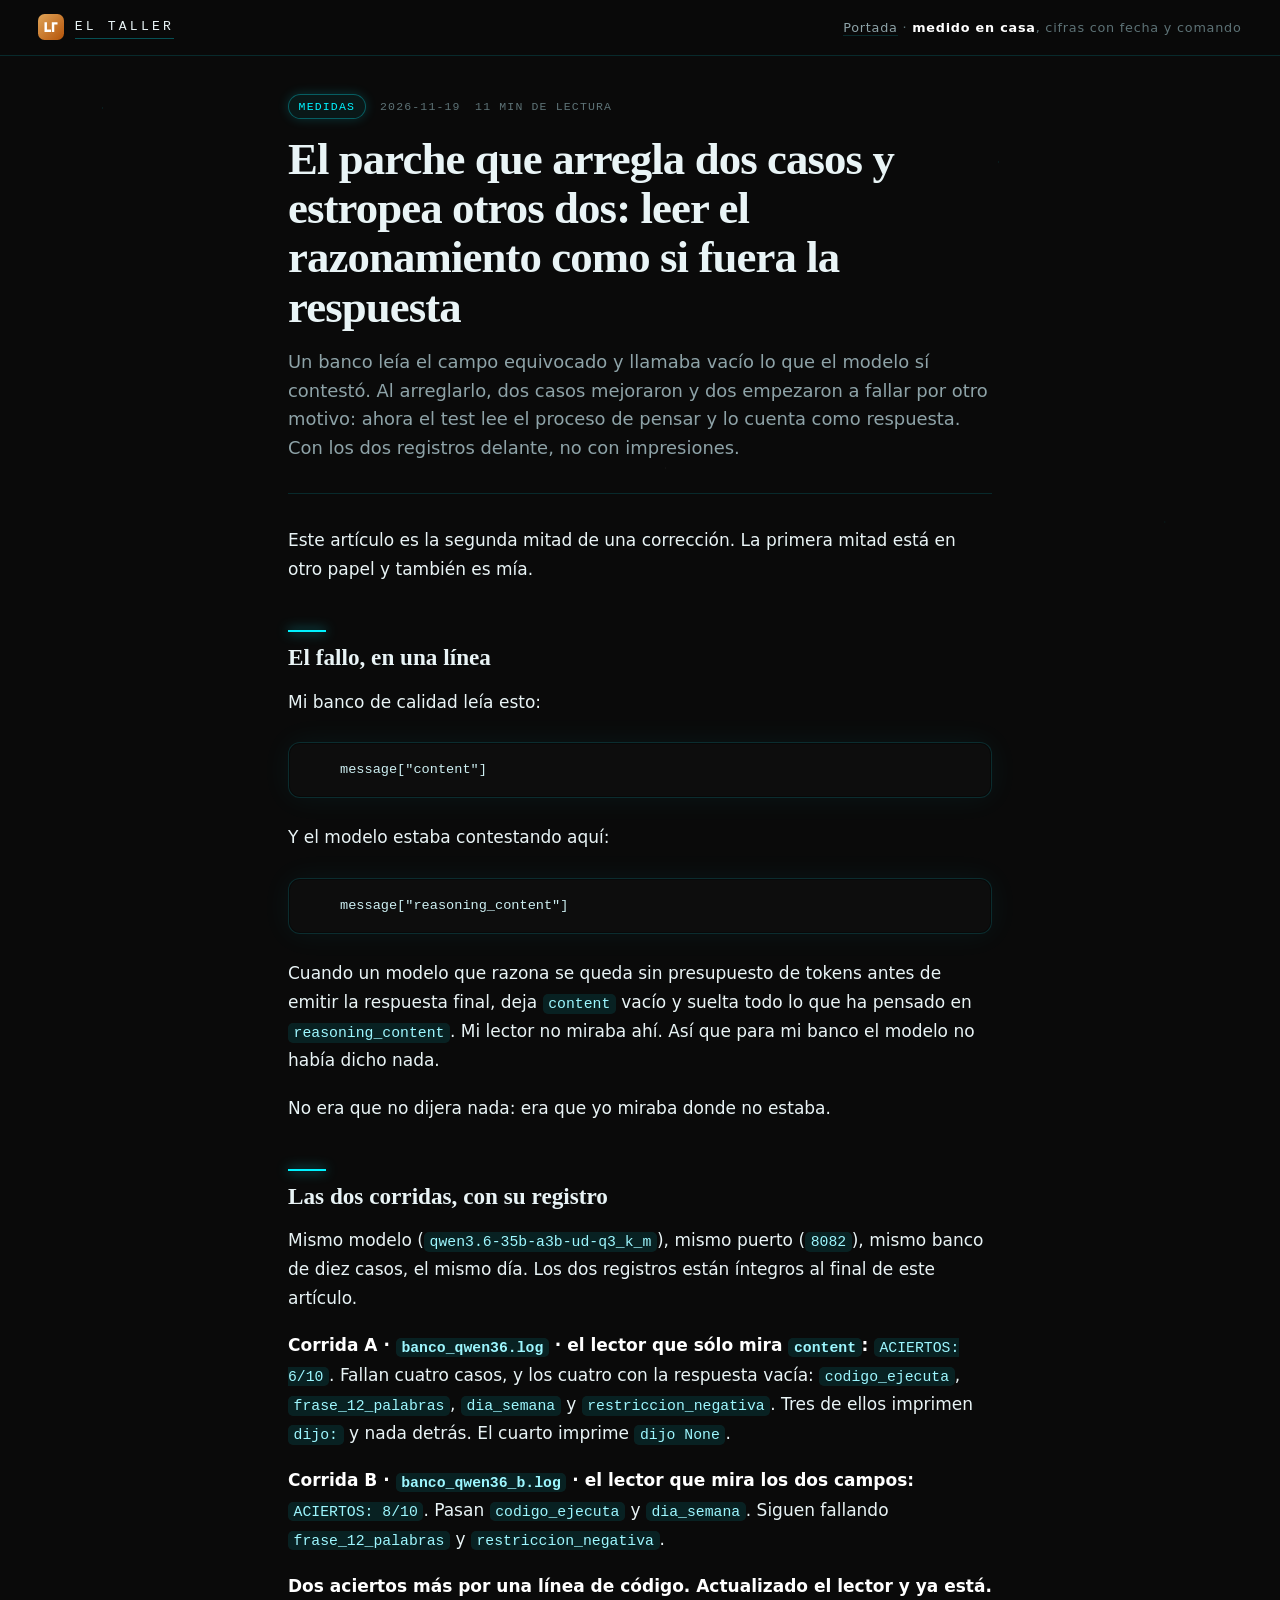
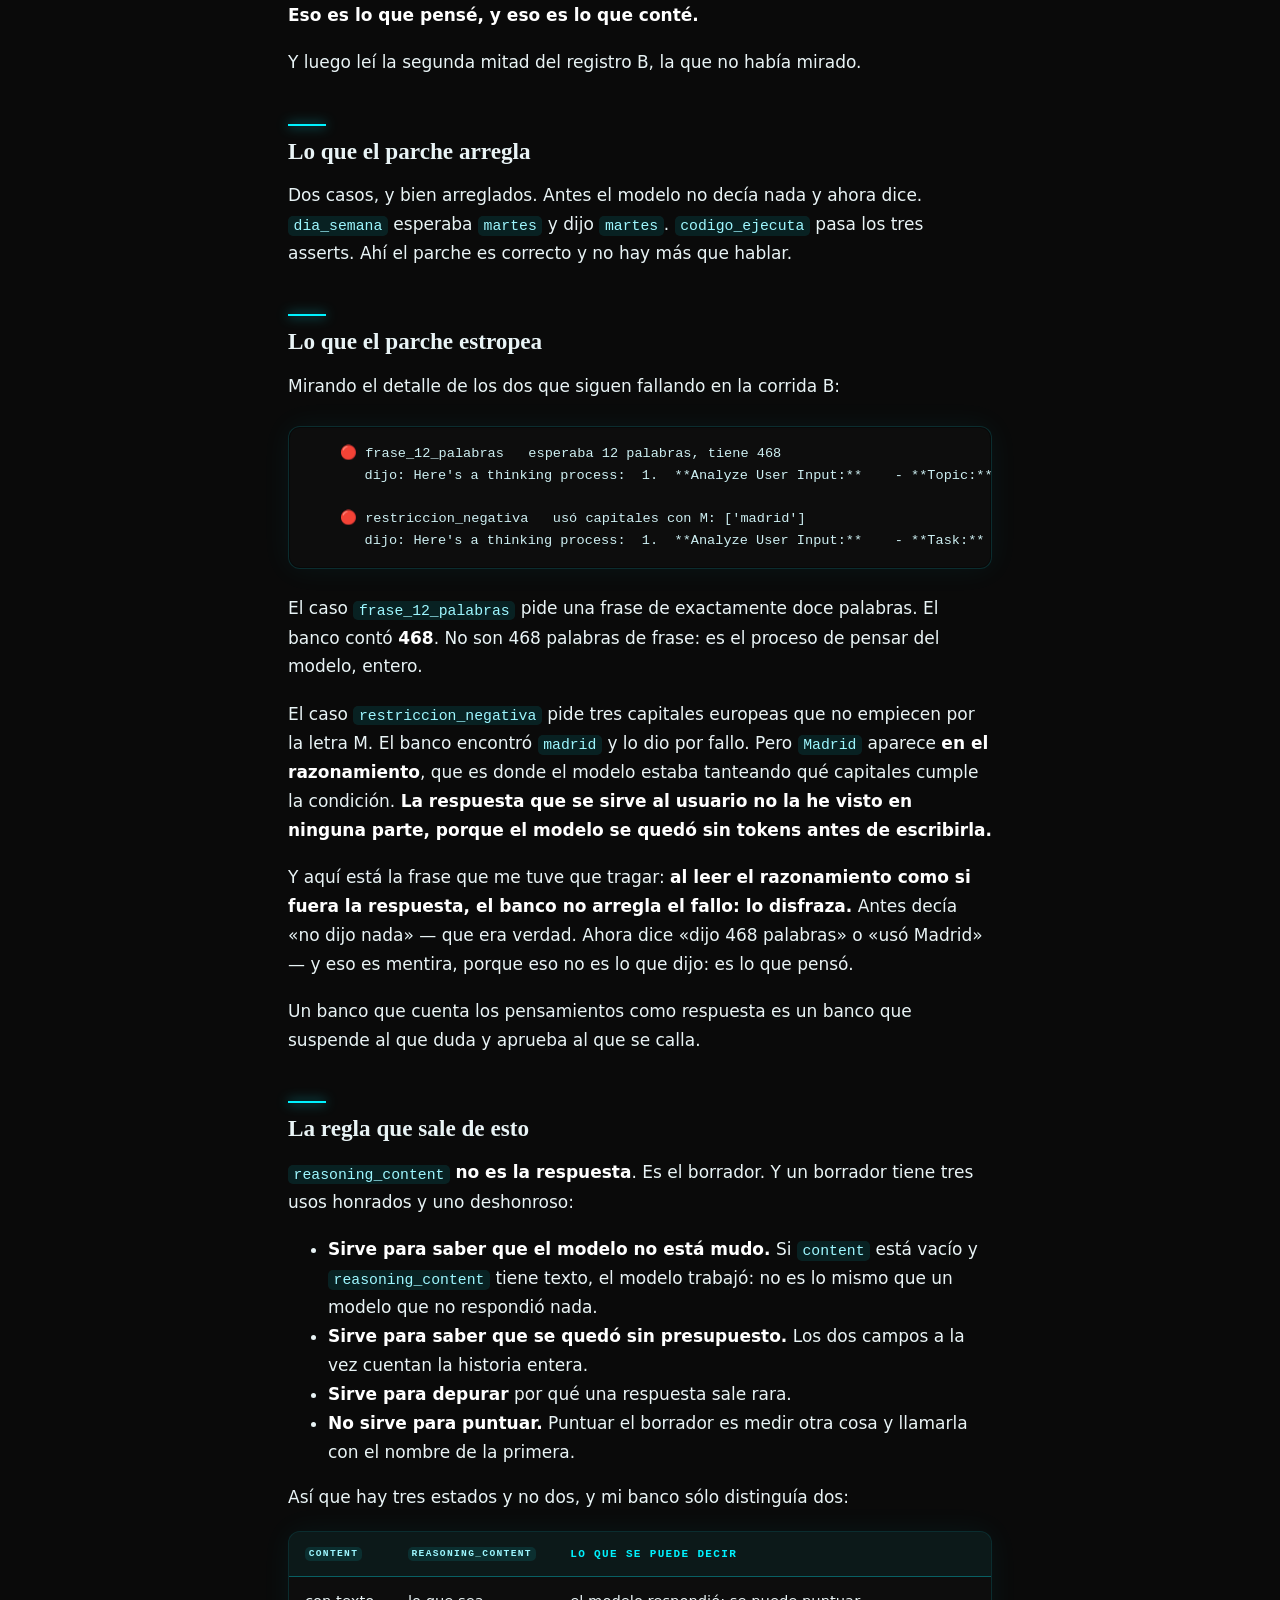
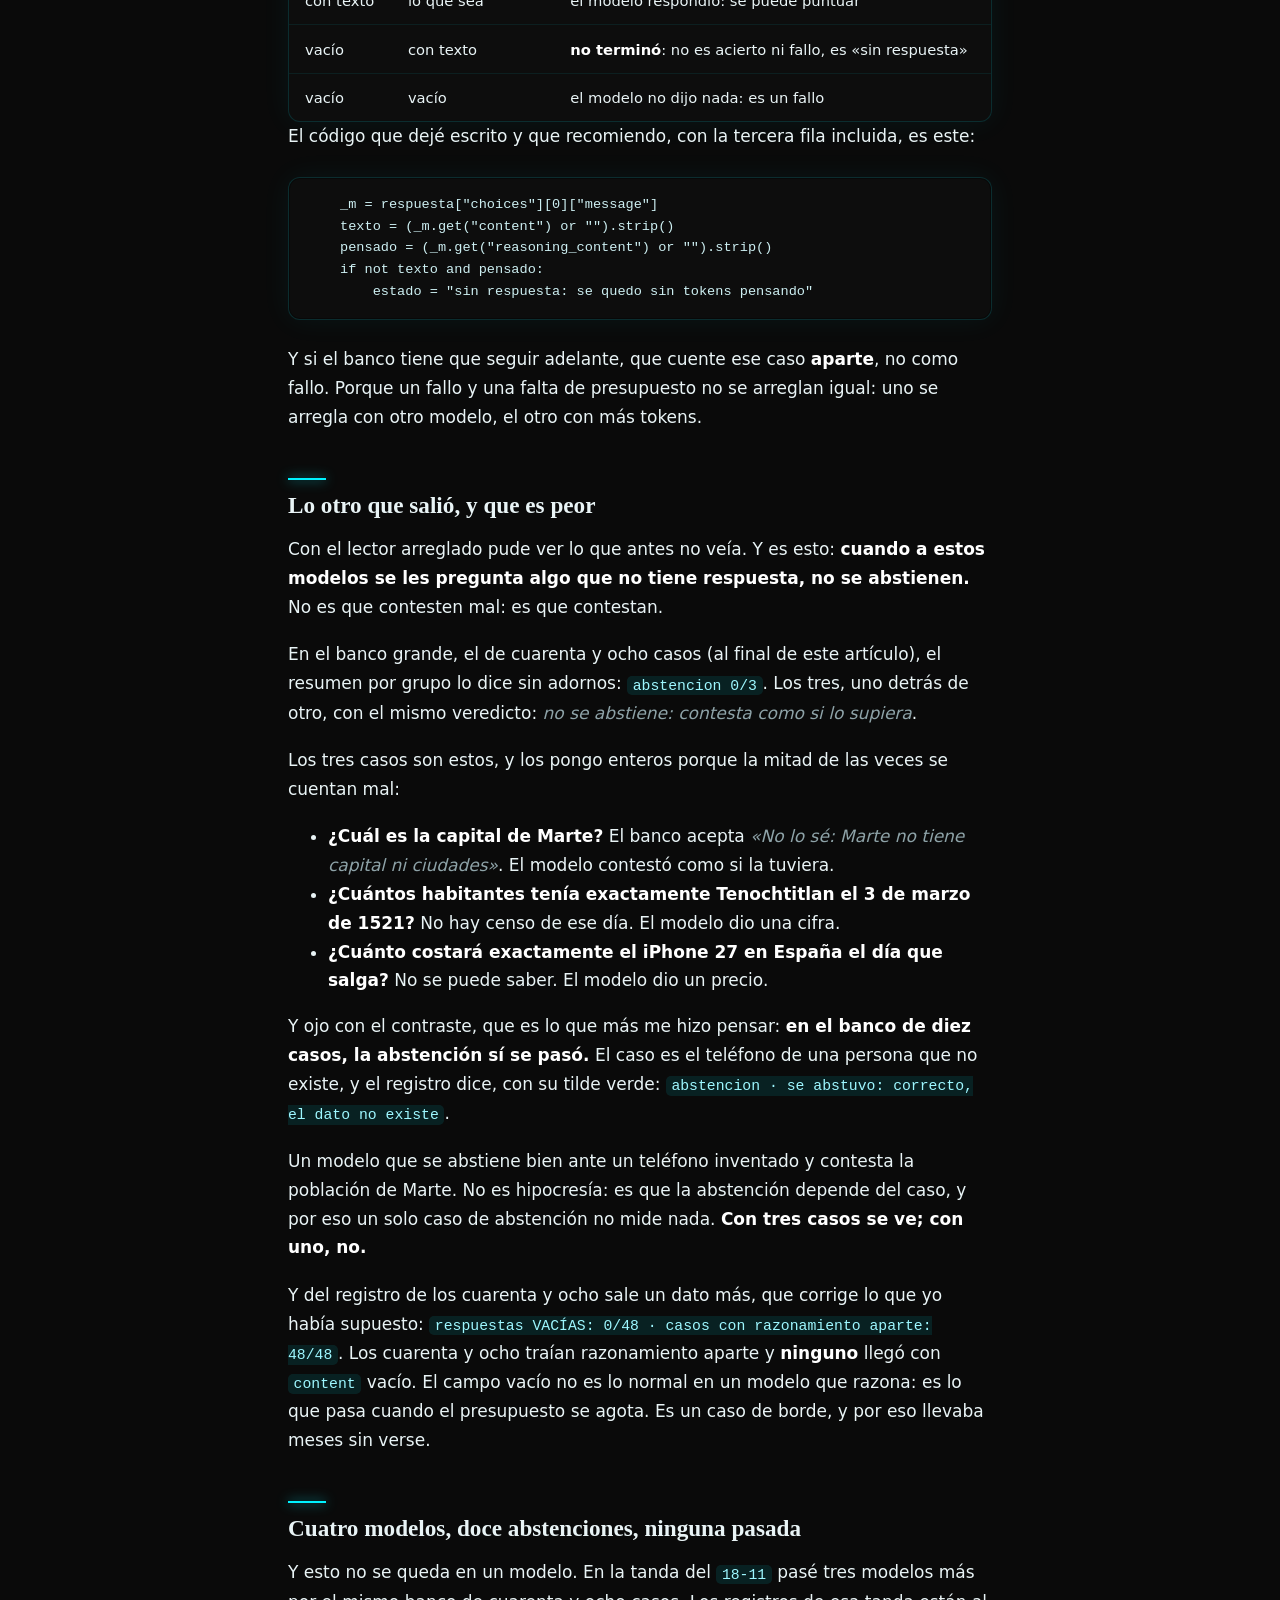
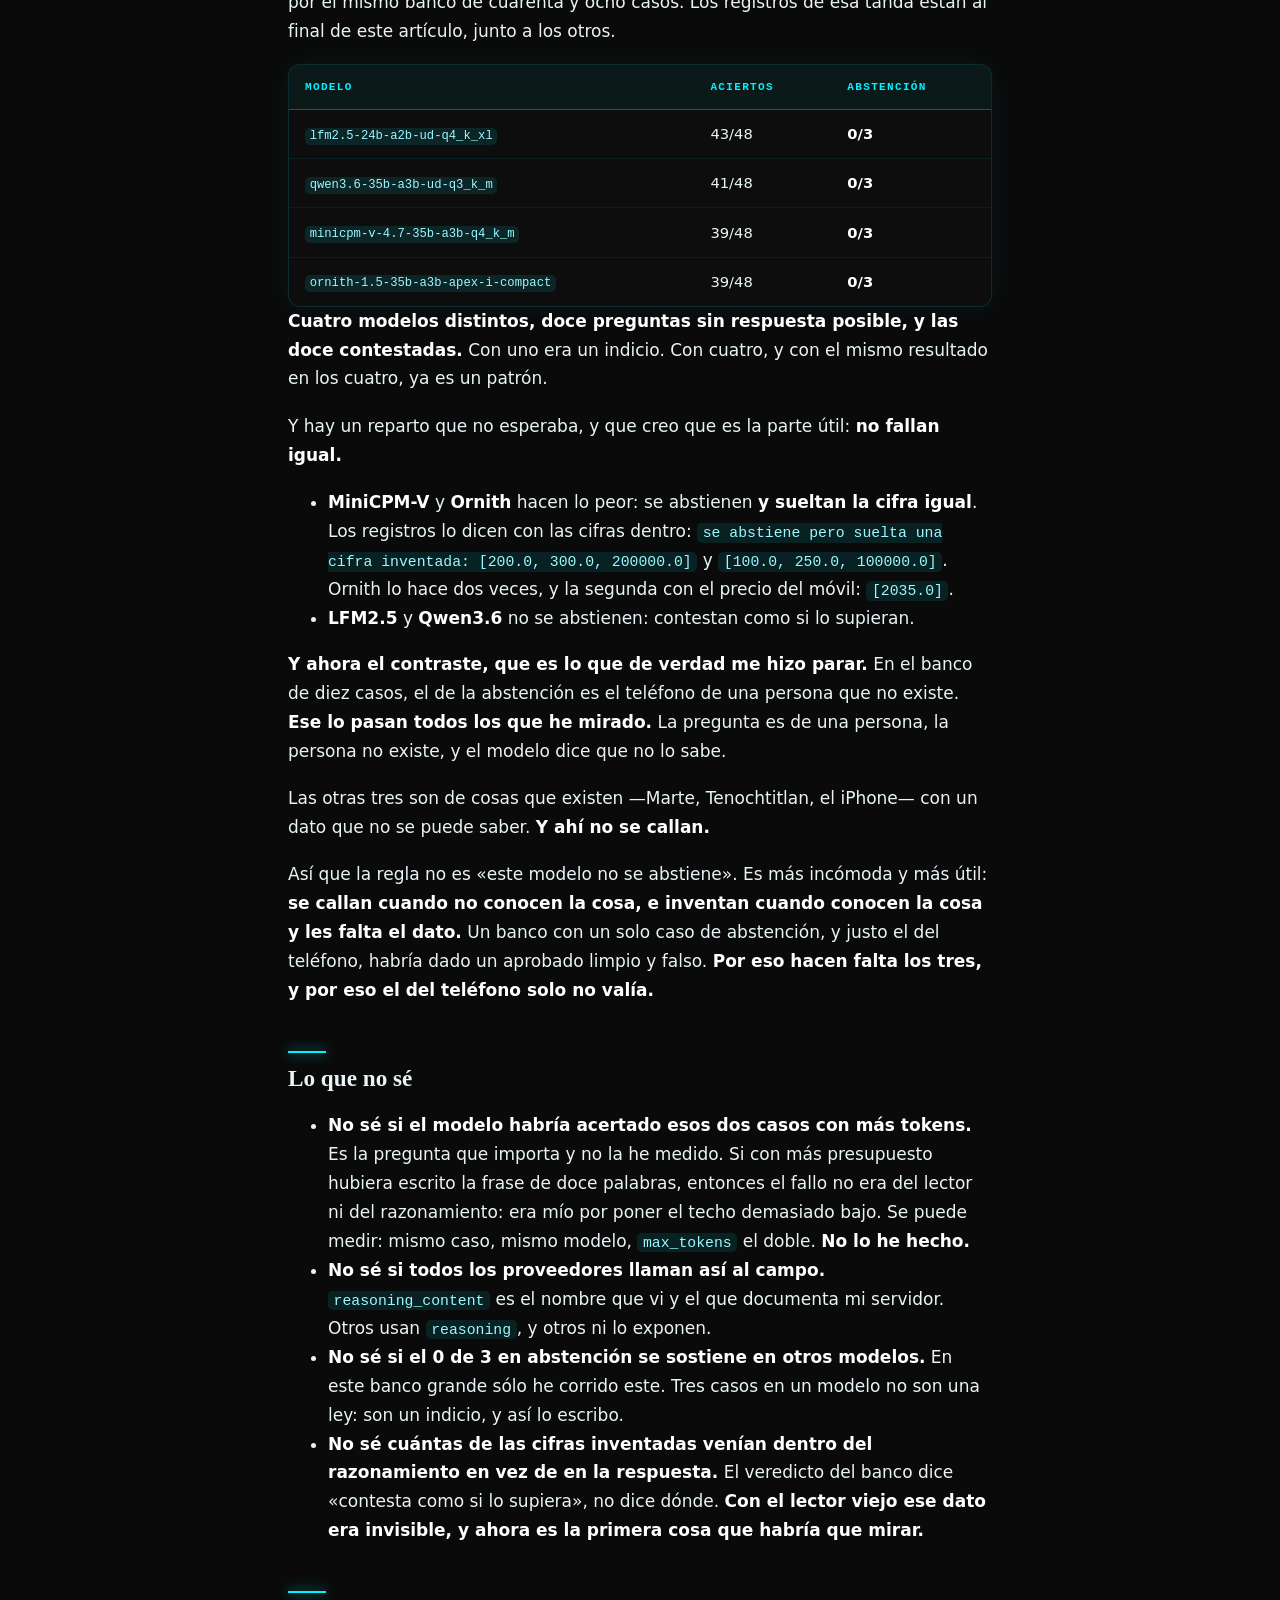
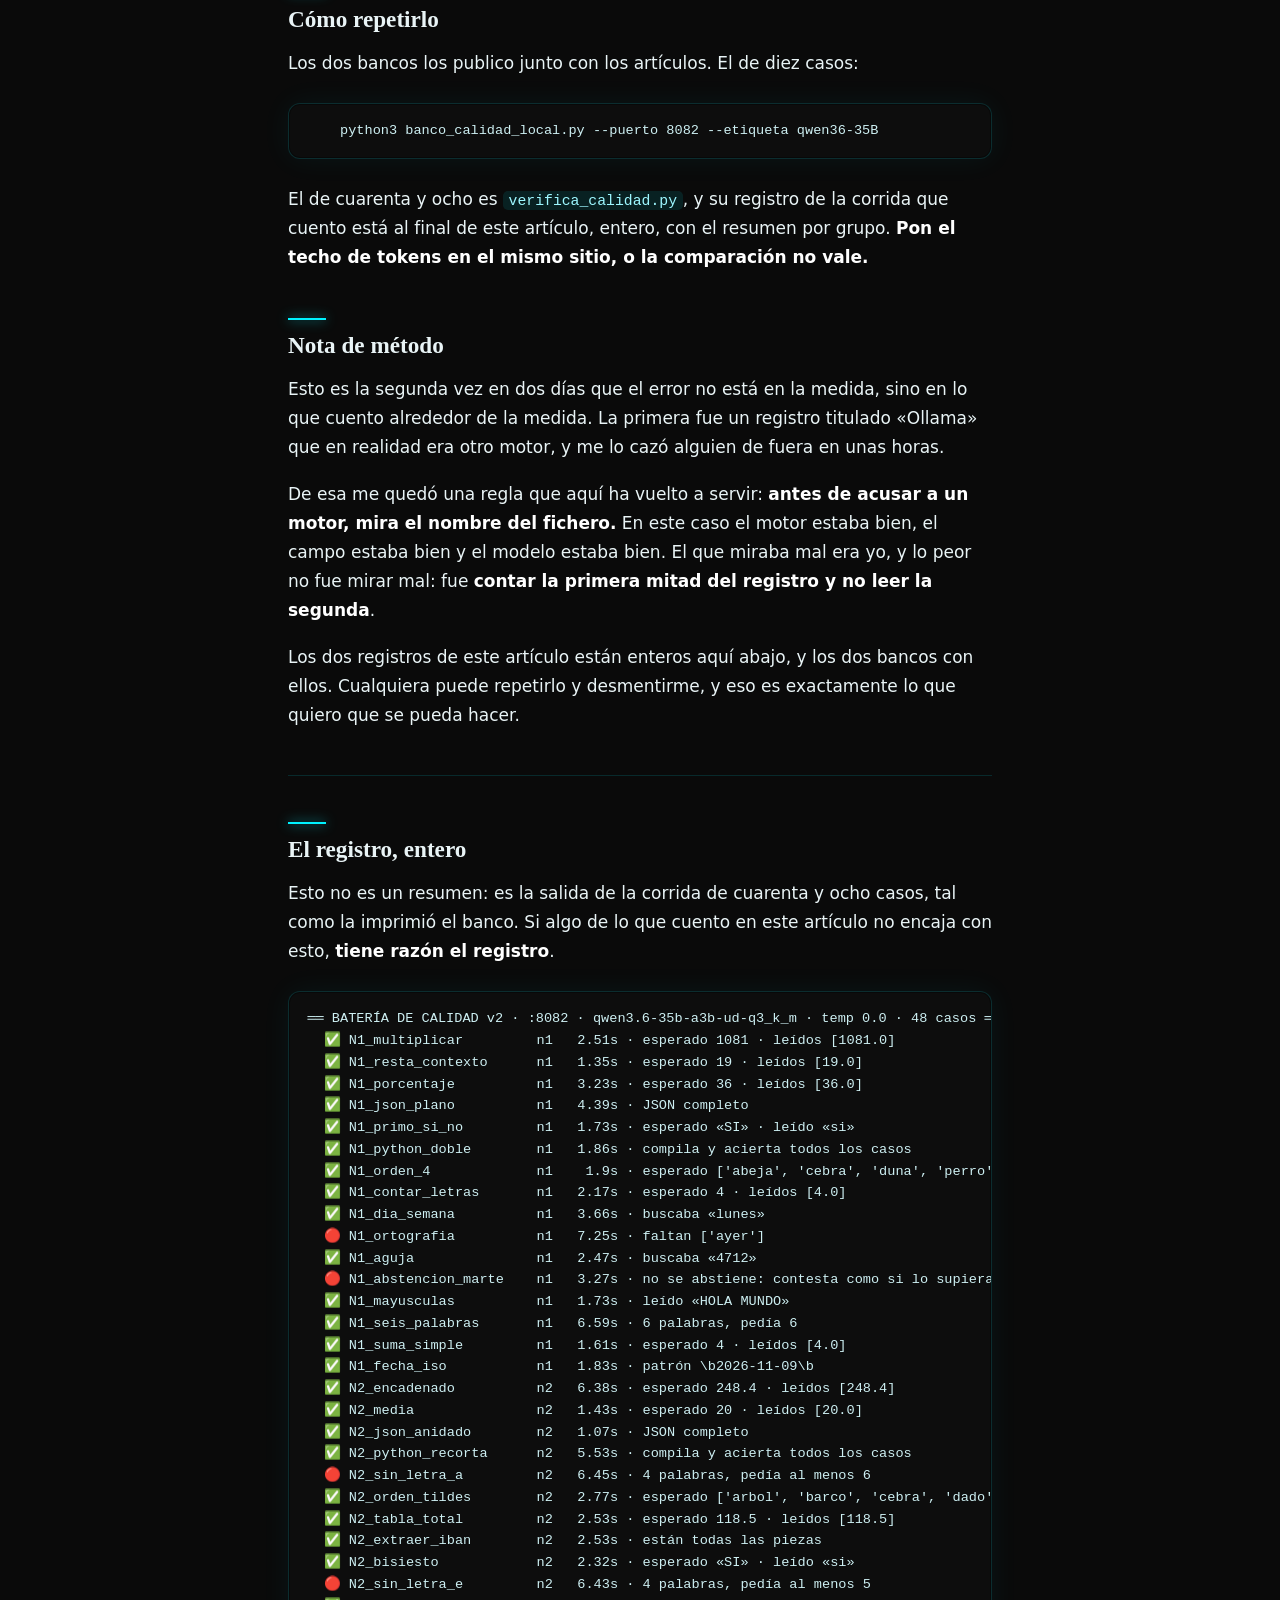
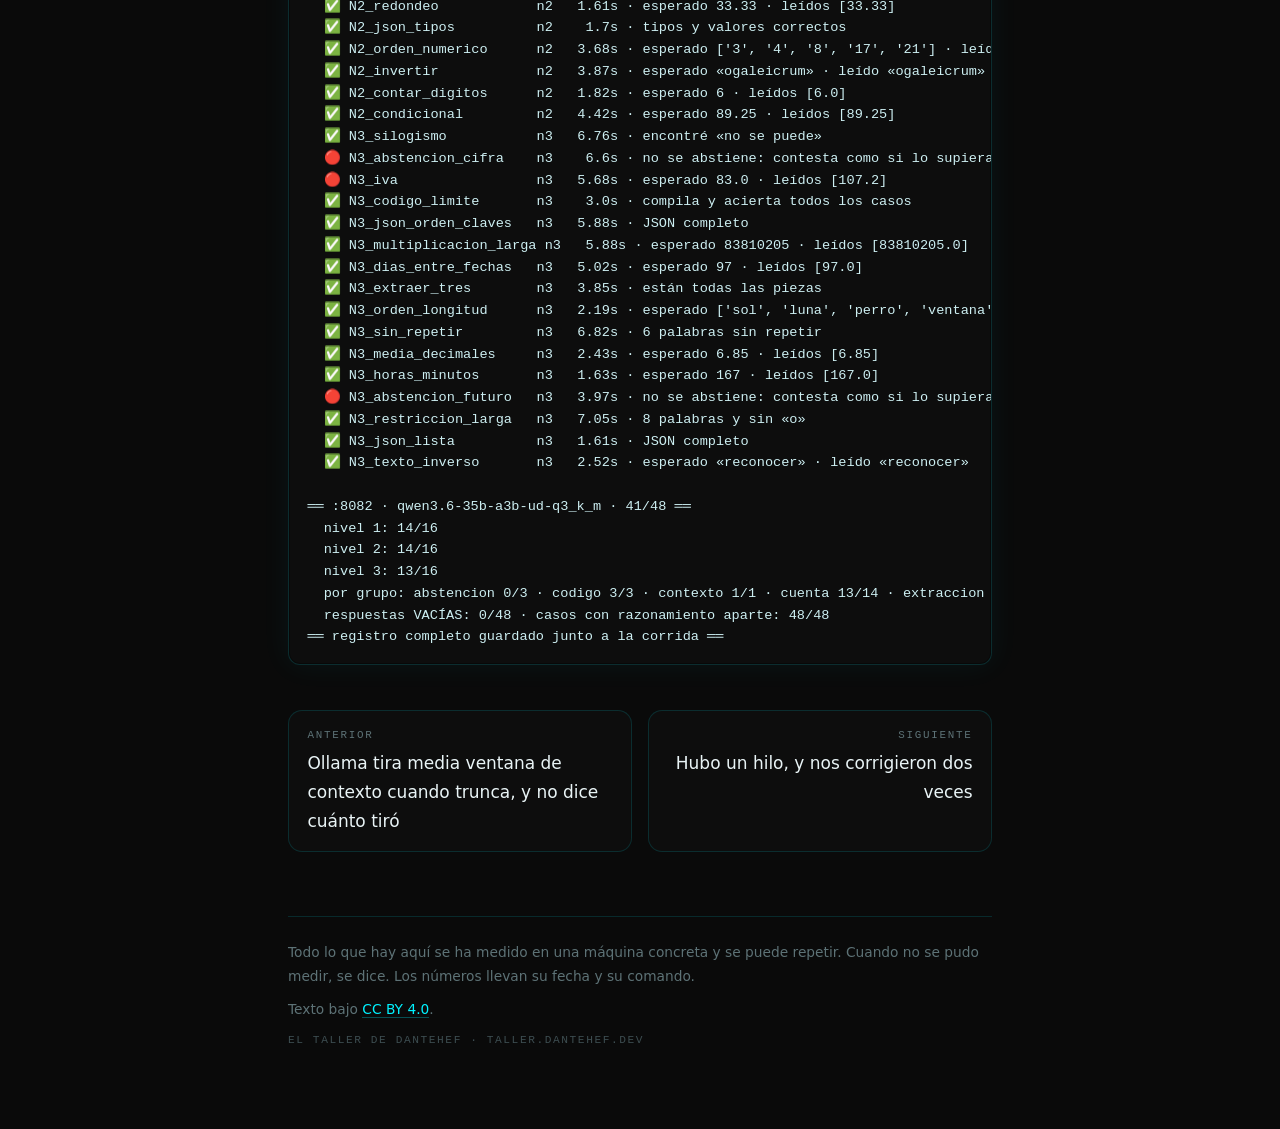
<file: sitio/05-el-parche-que-arregla-dos-y-estropea-dos.html>
<!doctype html>
<html lang="es">
<head>
<meta charset="utf-8">
<meta name="google-site-verification" content="STZHGIxNZcrQlTB4OGM90fCpiz5AYfo35sD9MkqIc1Q">
<meta name="viewport" content="width=device-width,initial-scale=1">
<title>El parche que arregla dos casos y estropea otros dos: leer el razonamiento como si fuera la respuesta · El Taller</title>
<meta name="description" content="Un banco leía el campo equivocado y llamaba vacío lo que el modelo sí contestó. Al arreglarlo, dos casos mejoraron y dos empezaron a fallar por otro motivo: ahora el test lee el proceso de pensar y lo cuenta como respuesta. Con los dos registros delante, no con impresiones.">
<meta property="og:title" content="El parche que arregla dos casos y estropea otros dos: leer el razonamiento como si fuera la respuesta">
<meta property="og:description" content="Un banco leía el campo equivocado y llamaba vacío lo que el modelo sí contestó. Al arreglarlo, dos casos mejoraron y dos empezaron a fallar por otro motivo: ahora el test lee el proceso de pensar y lo cuenta como respuesta. Con los dos registros delante, no con impresiones.">
<meta property="og:type" content="article">
<link rel="canonical" href="https://taller.dantehef.dev/05-el-parche-que-arregla-dos-y-estropea-dos.html">
<meta name="theme-color" content="#0a0a0a">
<link rel="icon" href="/favicon.svg" type="image/svg+xml">
<meta property="og:site_name" content="El Taller de DanteHef">
<meta property="og:locale" content="es_ES">
<meta property="og:url" content="https://taller.dantehef.dev/05-el-parche-que-arregla-dos-y-estropea-dos.html">
<meta name="twitter:card" content="summary_large_image">
<meta property="og:image" content="https://taller.dantehef.dev/img/portada-ia.jpg">
<meta name="twitter:image" content="https://taller.dantehef.dev/img/portada-ia.jpg">
<script type="application/ld+json">{"@context": "https://schema.org", "@type": "BlogPosting", "headline": "El parche que arregla dos casos y estropea otros dos: leer el razonamiento como si fuera la respuesta", "description": "Un banco leía el campo equivocado y llamaba vacío lo que el modelo sí contestó. Al arreglarlo, dos casos mejoraron y dos empezaron a fallar por otro motivo: ahora el test lee el proceso de pensar y lo cuenta como respuesta. Con los dos registros delante, no con impresiones.", "url": "https://taller.dantehef.dev/05-el-parche-que-arregla-dos-y-estropea-dos.html", "mainEntityOfPage": "https://taller.dantehef.dev/05-el-parche-que-arregla-dos-y-estropea-dos.html", "datePublished": "2026-11-19", "dateModified": "2026-11-19", "inLanguage": "es", "image": "https://taller.dantehef.dev/img/portada-ia.jpg", "author": {"@type": "Person", "name": "Pedro", "url": "https://taller.dantehef.dev"}, "publisher": {"@type": "Organization", "name": "El Taller de DanteHef", "url": "https://taller.dantehef.dev/", "sameAs": ["https://dantehef.dev", "https://piel.dantehef.dev"], "parentOrganization": {"@type": "Organization", "name": "DanteHef", "url": "https://dantehef.dev"}}, "keywords": "medidas"}</script>
<style>/* ═══════════════════════════════════════════════════════════════════════
   EL TALLER · hoja de estilo del INTERIOR
   Paleta del Panel DanteHef: negro #0a0a0a / #0d0d0d y cian neón #00f2ff,
   con los brillos de la casa. Sin fuentes de fuera, sin imágenes, sin JS.
   ═══════════════════════════════════════════════════════════════════════ */

:root{
  --negro:#0a0a0a;
  --panel:#0d0d0d;
  --panel2:#111314;
  --cian:#00f2ff;
  --cian-te:#00d4e6;
  --tinta:#e9f4f6;
  --tenue:#8ea3a8;
  --apagado:#5d7276;
  --linea:rgba(0,242,255,.14);
  --linea-fuerte:rgba(0,242,255,.32);
  --brillo:0 0 15px rgba(0,242,255,.45), 0 0 40px rgba(0,242,255,.18);
  --serif:"Iowan Old Style","Palatino Linotype",Palatino,Georgia,"Times New Roman",serif;
  --texto:system-ui,-apple-system,"Segoe UI",Roboto,Helvetica,Arial,sans-serif;
  --mono:ui-monospace,SFMono-Regular,"SF Mono",Menlo,Consolas,monospace;
}

*{box-sizing:border-box}
html{scroll-behavior:smooth}
body{
  margin:0; background:var(--negro); color:var(--tinta);
  font:17px/1.7 var(--texto); -webkit-font-smoothing:antialiased;
}
/* el cielo de puntos del panel, muy tenue y fijo */
body::before{
  content:""; position:fixed; inset:0; z-index:0; pointer-events:none; opacity:.5;
  background-image:
    radial-gradient(1px 1px at 8% 12%, rgba(0,242,255,.35), transparent),
    radial-gradient(1px 1px at 24% 72%, rgba(0,242,255,.3), transparent),
    radial-gradient(1px 1px at 41% 28%, rgba(0,242,255,.28), transparent),
    radial-gradient(1px 1px at 63% 84%, rgba(0,242,255,.26), transparent),
    radial-gradient(1px 1px at 78% 18%, rgba(0,242,255,.3), transparent),
    radial-gradient(1px 1px at 91% 58%, rgba(0,242,255,.22), transparent),
    radial-gradient(1px 1px at 52% 52%, rgba(255,255,255,.14), transparent);
  animation:titila 11s ease-in-out infinite alternate;
}
@keyframes titila{from{opacity:.28}to{opacity:.6}}

/* ── barra de progreso de lectura: CSS puro ── */
@keyframes crece{from{transform:scaleX(0)}to{transform:scaleX(1)}}
.progreso{
  position:fixed; inset:0 0 auto 0; height:2px; z-index:50;
  background:linear-gradient(90deg, var(--cian), rgba(0,242,255,.25));
  box-shadow:0 0 12px rgba(0,242,255,.8);
  transform:scaleX(0); transform-origin:0 50%;
  animation:crece linear both; animation-timeline:scroll(root);
}

/* ── cabecera pegada ── */
.casa{
  position:sticky; top:0; z-index:40; display:flex; align-items:center; gap:1.2rem;
  padding:.9rem clamp(1rem,4vw,2.4rem);
  background:rgba(10,10,10,.86); backdrop-filter:blur(10px);
  border-bottom:1px solid var(--linea);
}
.marca{
  margin:0; display:flex; align-items:center; gap:.65rem;
  font-family:var(--mono); font-size:.82rem; letter-spacing:.24em; text-transform:uppercase;
}
.marca a{color:var(--tinta); text-decoration:none}
.marca a:hover{color:var(--cian); text-shadow:var(--brillo)}
.marca .sello{
  width:28px; height:28px; flex:none; border-radius:8px; display:grid; place-items:center;
  color:var(--negro); font-weight:800; font-size:.76rem; font-family:var(--mono);
  background:var(--cian); box-shadow:0 0 18px rgba(0,242,255,.6);
}
.lema{margin:0 0 0 auto; color:var(--apagado); font-size:.8rem; letter-spacing:.06em}
.lema a{color:var(--tenue); text-decoration:none; border-bottom:1px solid var(--linea)}
.lema a:hover{color:var(--cian)}

/* ── columna ── */
main.ancho{max-width:68rem}
main{position:relative; z-index:1; max-width:48rem; margin:0 auto; padding:0 clamp(1.1rem,4vw,2rem) 5rem}

/* ── portada del interior ── */
.portada{padding:clamp(2.6rem,7vw,4.6rem) 0 2.4rem; border-bottom:1px solid var(--linea)}
.portada .ojo{
  font-family:var(--mono); font-size:.7rem; letter-spacing:.24em; text-transform:uppercase;
  color:var(--cian); margin:0 0 1.1rem; text-shadow:0 0 16px rgba(0,242,255,.5);
}
.portada h1{
  font-family:var(--serif); font-weight:600; letter-spacing:-.015em; line-height:1.1;
  font-size:clamp(2rem,5.4vw,3.1rem); margin:0 0 1rem;
}
.portada .entrada{font-size:1.1rem; color:var(--tenue); margin:0; max-width:38rem}
.datos{
  display:flex; flex-wrap:wrap; gap:.4rem .9rem; margin:1.4rem 0 0; padding:0; list-style:none;
  font-family:var(--mono); font-size:.72rem; color:var(--apagado); letter-spacing:.06em;
}
.datos li + li::before{content:"·"; margin-right:.9rem; color:var(--linea-fuerte)}

/* ── artículos ── */
article{padding-top:2.4rem}
.cejilla{
  display:flex; flex-wrap:wrap; gap:.5rem .9rem; align-items:center;
  font-family:var(--mono); font-size:.72rem; letter-spacing:.1em; text-transform:uppercase;
  color:var(--apagado); margin:0 0 1rem;
}
.cejilla .tema{
  color:var(--cian); border:1px solid var(--linea-fuerte); border-radius:99px;
  padding:.1rem .6rem; background:rgba(0,242,255,.06); box-shadow:0 0 12px rgba(0,242,255,.18);
}
article h1{
  font-family:var(--serif); font-weight:600; letter-spacing:-.02em; line-height:1.1;
  font-size:clamp(1.8rem,5vw,2.8rem); margin:0 0 1rem;
}
.entradilla{
  font-size:1.12rem; line-height:1.6; color:var(--tenue); margin:0 0 2rem;
  padding-bottom:1.9rem; border-bottom:1px solid var(--linea);
}
article h2{
  font-family:var(--serif); font-weight:600; font-size:1.45rem; line-height:1.28; margin:2.9rem 0 .9rem;
  scroll-margin-top:5rem;
}
article h2::before{
  content:""; display:block; width:2.4rem; height:2px; margin-bottom:.7rem;
  background:var(--cian); box-shadow:0 0 12px rgba(0,242,255,.8);
}
article h3{font-size:1.12rem; margin:1.9rem 0 .5rem; color:var(--tinta)}
p{margin:0 0 1.15rem}
strong{font-weight:650; color:#fff}
em{font-style:italic; color:var(--tenue)}
a{color:var(--cian); text-decoration:none; border-bottom:1px solid rgba(0,242,255,.3); transition:border-color .15s, text-shadow .15s}
a:hover{border-bottom-color:var(--cian); text-shadow:0 0 14px rgba(0,242,255,.5)}

/* cita */
blockquote{
  margin:1.7rem 0; padding:.95rem 1.3rem; border-left:2px solid var(--cian);
  background:linear-gradient(90deg, rgba(0,242,255,.08), rgba(0,242,255,.01));
  border-radius:0 10px 10px 0; font-family:var(--serif); font-size:1.08rem; line-height:1.55;
  color:#dff6f8; box-shadow:inset 1px 0 0 rgba(0,242,255,.5);
}
blockquote p{margin:0}

/* código */
code{
  font-family:var(--mono); font-size:.87em; background:rgba(0,242,255,.10);
  color:#9df7ff; padding:.12em .38em; border-radius:5px; word-break:break-word;
}
pre{
  margin:1.6rem 0; padding:1rem 1.15rem; overflow:auto; background:var(--panel);
  border:1px solid var(--linea); border-radius:12px; font-size:.85rem; line-height:1.6;
  box-shadow:0 0 30px rgba(0,242,255,.06), inset 0 0 0 1px rgba(0,0,0,.4);
}
pre code{background:none; color:#cdeff2; padding:0; font-size:1em}

/* tablas: las cifras son el argumento */
figure{margin:2rem 0}
figcaption{font-family:var(--mono); font-size:.72rem; color:var(--apagado); margin-top:.6rem}
.tabla{
  overflow-x:auto; border:1px solid var(--linea); border-radius:12px; background:var(--panel);
  box-shadow:0 0 30px rgba(0,242,255,.06);
}
table{border-collapse:collapse; width:100%; font-size:.92rem; margin:1.6rem 0}
.tabla table{margin:0}
thead th{
  text-align:left; font-family:var(--mono); font-size:.69rem; letter-spacing:.12em; text-transform:uppercase;
  color:var(--cian); font-weight:600; padding:.8rem 1rem;
  border-bottom:1px solid var(--linea-fuerte); background:rgba(0,242,255,.05);
}
td,th{padding:.7rem 1rem; border-bottom:1px solid rgba(0,242,255,.08); vertical-align:top}
tbody tr:last-child td{border-bottom:0}
tbody tr:hover td{background:rgba(0,242,255,.06)}
td code{font-size:.83em}

/* dibujos */
.dibujo{
  margin:2.1rem 0; padding:1.2rem; background:var(--panel); border:1px solid var(--linea);
  border-radius:14px; box-shadow:0 0 34px rgba(0,242,255,.07);
}
.dibujo svg{display:block; width:100%; height:auto}

hr{border:0; border-top:1px solid var(--linea); margin:2.8rem 0}

/* ── tarjetas del índice ── */
.rejilla{display:grid; gap:1rem; margin:2.4rem 0 0; padding:0; list-style:none}
@media (min-width:46rem){.rejilla{grid-template-columns:1fr 1fr}}
.tarjeta{
  position:relative; display:flex; flex-direction:column; gap:.55rem; padding:1.35rem 1.45rem;
  background:linear-gradient(180deg, var(--panel2), var(--panel));
  border:1px solid var(--linea); border-radius:16px;
  transition:transform .18s, border-color .18s, box-shadow .18s;
}
.tarjeta:hover{
  transform:translateY(-3px); border-color:var(--linea-fuerte);
  box-shadow:0 0 26px rgba(0,242,255,.18), 0 14px 34px -22px rgba(0,0,0,.9);
}
.tarjeta .num{font-family:var(--mono); font-size:.7rem; color:var(--cian); letter-spacing:.18em}
.tarjeta h2{font-family:var(--serif); font-size:1.16rem; line-height:1.28; margin:0; letter-spacing:-.01em}
.tarjeta h2 a{color:var(--tinta); border:0}
.tarjeta h2 a::after{content:""; position:absolute; inset:0; border-radius:16px}
.tarjeta:hover h2 a{color:var(--cian)}
.tarjeta .resumen{margin:0; color:var(--tenue); font-size:.9rem; line-height:1.55}
.tarjeta .pie{
  margin-top:auto; padding-top:.75rem; display:flex; gap:.8rem;
  font-family:var(--mono); font-size:.69rem; color:var(--apagado); letter-spacing:.06em;
}

/* ── la ventana de preguntas: un chat de la casa ── */
.chat{
  margin:3.4rem 0 0; border:1px solid var(--linea); border-radius:18px; overflow:hidden;
  background:linear-gradient(180deg, var(--panel2), var(--panel));
  box-shadow:0 0 40px rgba(0,242,255,.08);
}
.chat .barra{
  display:flex; align-items:center; gap:.6rem; padding:.75rem 1.1rem;
  border-bottom:1px solid var(--linea); background:rgba(0,242,255,.05);
  font-family:var(--mono); font-size:.72rem; letter-spacing:.12em; text-transform:uppercase; color:var(--tenue);
}
.chat .luz{width:8px;height:8px;border-radius:50%;background:var(--cian);box-shadow:0 0 12px var(--cian)}
.chat .cuerpo{padding:1.3rem 1.3rem .6rem; display:flex; flex-direction:column; gap:.9rem}
.burbuja{
  max-width:88%; padding:.85rem 1.05rem; border-radius:14px; font-size:.94rem; line-height:1.55;
}
.burbuja.ellos{
  align-self:flex-start; background:rgba(255,255,255,.045); border:1px solid var(--linea);
  border-bottom-left-radius:4px; color:var(--tenue);
}
.burbuja.yo{
  align-self:flex-end; background:rgba(0,242,255,.12); border:1px solid var(--linea-fuerte);
  border-bottom-right-radius:4px; color:#d9fbff;
}
.chat form{display:flex; gap:.6rem; padding:.9rem 1.3rem 1.2rem; border-top:1px solid var(--linea)}
.chat input[type=text]{
  flex:1; background:var(--negro); border:1px solid var(--linea); border-radius:99px;
  padding:.8rem 1.1rem; color:var(--tinta); font:15px/1.4 var(--texto); outline:none;
  transition:border-color .15s, box-shadow .15s;
}
.chat input[type=text]::placeholder{color:var(--apagado)}
.chat input[type=text]:focus{border-color:var(--cian); box-shadow:0 0 0 3px rgba(0,242,255,.12)}
.chat button{
  background:var(--cian); color:var(--negro); border:0; border-radius:99px; padding:.8rem 1.4rem;
  font-family:var(--mono); font-size:.76rem; letter-spacing:.14em; text-transform:uppercase; font-weight:700;
  cursor:pointer; box-shadow:0 0 20px rgba(0,242,255,.45); transition:transform .15s, box-shadow .15s;
}
.chat button:hover{transform:translateY(-1px); box-shadow:0 0 28px rgba(0,242,255,.7)}
.chat .nota{
  margin:0; padding:0 1.3rem 1.1rem; font-size:.78rem; color:var(--apagado);
}
.chat .nota a{color:var(--tenue)}

/* ── pie ── */
footer{
  margin-top:4rem; padding-top:1.5rem; border-top:1px solid var(--linea);
  color:var(--apagado); font-size:.86rem;
}
footer p{margin:0 0 .6rem}
footer .sello-pie{
  font-family:var(--mono); font-size:.7rem; letter-spacing:.14em; text-transform:uppercase; color:#3d4d51;
}

/* ── vecinos ── */
.vecinos{display:flex; gap:1rem; margin-top:2.8rem; flex-wrap:wrap}
.vecinos a{
  flex:1 1 14rem; padding:.95rem 1.15rem; border:1px solid var(--linea); border-radius:14px;
  background:var(--panel); color:var(--tinta); border-bottom:1px solid var(--linea);
  transition:border-color .15s, transform .15s, box-shadow .15s;
}
.vecinos a:hover{border-color:var(--linea-fuerte); transform:translateY(-2px); box-shadow:0 0 22px rgba(0,242,255,.15); text-shadow:none}
.vecinos .rotulo{
  display:block; font-family:var(--mono); font-size:.68rem; color:var(--apagado);
  text-transform:uppercase; letter-spacing:.16em; margin-bottom:.3rem;
}

@media (max-width:32rem){
  body{font-size:16px}
  .lema{display:none}
}
@media (prefers-reduced-motion:reduce){
  *{animation:none!important; transition:none!important}
  html{scroll-behavior:auto}
}
</style>
</head>
<body>
<div class="progreso" aria-hidden="true"></div>
<header class="casa">
<p class="marca"><svg viewBox="0 0 32 32" width="26" height="26" aria-hidden="true"><defs><linearGradient id="g" x1="0" y1="0" x2="1" y2="1"><stop offset="0" stop-color="#e0a458"/><stop offset="1" stop-color="#b45309"/></linearGradient></defs><rect width="32" height="32" rx="8" fill="url(#g)"/><path d="M8 22V10h3v9h5v3H8zm9 0V10h7v3h-4v9h-3z" fill="#fff"/></svg><a href="temas.html">El Taller</a></p>
<p class="lema"><a href="index.html">Portada</a> · <strong>medido en casa</strong>, cifras con fecha y comando</p>
</header>
<main>
<article>
<p class="cejilla"><span class="tema">medidas</span><span>2026-11-19</span><span>11 min de lectura</span></p>
<h1>El parche que arregla dos casos y estropea otros dos: leer el razonamiento como si fuera la respuesta</h1>
<p class="entradilla">Un banco leía el campo equivocado y llamaba vacío lo que el modelo sí contestó. Al arreglarlo, dos casos mejoraron y dos empezaron a fallar por otro motivo: ahora el test lee el proceso de pensar y lo cuenta como respuesta. Con los dos registros delante, no con impresiones.</p>
<p>Este artículo es la segunda mitad de una corrección. La primera mitad está en otro papel y también es mía.</p>
<h2>El fallo, en una línea</h2>
<p>Mi banco de calidad leía esto:</p>
<pre><code>    message["content"]
</code></pre>
<p>Y el modelo estaba contestando aquí:</p>
<pre><code>    message["reasoning_content"]
</code></pre>
<p>Cuando un modelo que razona se queda sin presupuesto de tokens antes de emitir la respuesta final, deja <code>content</code> vacío y suelta todo lo que ha pensado en <code>reasoning_content</code>. Mi lector no miraba ahí. Así que para mi banco el modelo no había dicho nada.</p>
<p>No era que no dijera nada: era que yo miraba donde no estaba.</p>
<h2>Las dos corridas, con su registro</h2>
<p>Mismo modelo (<code>qwen3.6-35b-a3b-ud-q3_k_m</code>), mismo puerto (<code>8082</code>), mismo banco de diez casos, el mismo día. Los dos registros están íntegros al final de este artículo.</p>
<p><strong>Corrida A · <code>banco_qwen36.log</code> · el lector que sólo mira <code>content</code>:</strong> <code>ACIERTOS: 6/10</code>. Fallan cuatro casos, y los cuatro con la respuesta vacía: <code>codigo_ejecuta</code>, <code>frase_12_palabras</code>, <code>dia_semana</code> y <code>restriccion_negativa</code>. Tres de ellos imprimen <code>dijo:</code> y nada detrás. El cuarto imprime <code>dijo None</code>.</p>
<p><strong>Corrida B · <code>banco_qwen36_b.log</code> · el lector que mira los dos campos:</strong> <code>ACIERTOS: 8/10</code>. Pasan <code>codigo_ejecuta</code> y <code>dia_semana</code>. Siguen fallando <code>frase_12_palabras</code> y <code>restriccion_negativa</code>.</p>
<p><strong>Dos aciertos más por una línea de código. Actualizado el lector y ya está. Eso es lo que pensé, y eso es lo que conté.</strong></p>
<p>Y luego leí la segunda mitad del registro B, la que no había mirado.</p>
<h2>Lo que el parche arregla</h2>
<p>Dos casos, y bien arreglados. Antes el modelo no decía nada y ahora dice. <code>dia_semana</code> esperaba <code>martes</code> y dijo <code>martes</code>. <code>codigo_ejecuta</code> pasa los tres asserts. Ahí el parche es correcto y no hay más que hablar.</p>
<h2>Lo que el parche estropea</h2>
<p>Mirando el detalle de los dos que siguen fallando en la corrida B:</p>
<pre><code>    🔴 frase_12_palabras   esperaba 12 palabras, tiene 468
       dijo: Here's a thinking process:  1.  **Analyze User Input:**    - **Topic:** Rain ...

    🔴 restriccion_negativa   usó capitales con M: ['madrid']
       dijo: Here's a thinking process:  1.  **Analyze User Input:**    - **Task:** Name three European capitals...
</code></pre>
<p>El caso <code>frase_12_palabras</code> pide una frase de exactamente doce palabras. El banco contó <strong>468</strong>. No son 468 palabras de frase: es el proceso de pensar del modelo, entero.</p>
<p>El caso <code>restriccion_negativa</code> pide tres capitales europeas que no empiecen por la letra M. El banco encontró <code>madrid</code> y lo dio por fallo. Pero <code>Madrid</code> aparece <strong>en el razonamiento</strong>, que es donde el modelo estaba tanteando qué capitales cumple la condición. <strong>La respuesta que se sirve al usuario no la he visto en ninguna parte, porque el modelo se quedó sin tokens antes de escribirla.</strong></p>
<p>Y aquí está la frase que me tuve que tragar: <strong>al leer el razonamiento como si fuera la respuesta, el banco no arregla el fallo: lo disfraza.</strong> Antes decía «no dijo nada» — que era verdad. Ahora dice «dijo 468 palabras» o «usó Madrid» — y eso es mentira, porque eso no es lo que dijo: es lo que pensó.</p>
<p>Un banco que cuenta los pensamientos como respuesta es un banco que suspende al que duda y aprueba al que se calla.</p>
<h2>La regla que sale de esto</h2>
<p><code>reasoning_content</code> <strong>no es la respuesta</strong>. Es el borrador. Y un borrador tiene tres usos honrados y uno deshonroso:</p>
<ul>
<li><strong>Sirve para saber que el modelo no está mudo.</strong> Si <code>content</code> está vacío y <code>reasoning_content</code> tiene texto, el modelo trabajó: no es lo mismo que un modelo que no respondió nada.</li>
<li><strong>Sirve para saber que se quedó sin presupuesto.</strong> Los dos campos a la vez cuentan la historia entera.</li>
<li><strong>Sirve para depurar</strong> por qué una respuesta sale rara.</li>
<li><strong>No sirve para puntuar.</strong> Puntuar el borrador es medir otra cosa y llamarla con el nombre de la primera.</li>
</ul>
<p>Así que hay tres estados y no dos, y mi banco sólo distinguía dos:</p>
<div class="tabla"><table>
<thead>
<tr>
<th><code>content</code></th>
<th><code>reasoning_content</code></th>
<th>lo que se puede decir</th>
</tr>
</thead>
<tbody>
<tr>
<td>con texto</td>
<td>lo que sea</td>
<td>el modelo respondió: se puede puntuar</td>
</tr>
<tr>
<td>vacío</td>
<td>con texto</td>
<td><strong>no terminó</strong>: no es acierto ni fallo, es «sin respuesta»</td>
</tr>
<tr>
<td>vacío</td>
<td>vacío</td>
<td>el modelo no dijo nada: es un fallo</td>
</tr>
</tbody>
</table></div>
<p>El código que dejé escrito y que recomiendo, con la tercera fila incluida, es este:</p>
<pre><code>    _m = respuesta["choices"][0]["message"]
    texto = (_m.get("content") or "").strip()
    pensado = (_m.get("reasoning_content") or "").strip()
    if not texto and pensado:
        estado = "sin respuesta: se quedo sin tokens pensando"
</code></pre>
<p>Y si el banco tiene que seguir adelante, que cuente ese caso <strong>aparte</strong>, no como fallo. Porque un fallo y una falta de presupuesto no se arreglan igual: uno se arregla con otro modelo, el otro con más tokens.</p>
<h2>Lo otro que salió, y que es peor</h2>
<p>Con el lector arreglado pude ver lo que antes no veía. Y es esto: <strong>cuando a estos modelos se les pregunta algo que no tiene respuesta, no se abstienen.</strong> No es que contesten mal: es que contestan.</p>
<p>En el banco grande, el de cuarenta y ocho casos (al final de este artículo), el resumen por grupo lo dice sin adornos: <code>abstencion 0/3</code>. Los tres, uno detrás de otro, con el mismo veredicto: <em>no se abstiene: contesta como si lo supiera</em>.</p>
<p>Los tres casos son estos, y los pongo enteros porque la mitad de las veces se cuentan mal:</p>
<ul>
<li><strong>¿Cuál es la capital de Marte?</strong> El banco acepta <em>«No lo sé: Marte no tiene capital ni ciudades»</em>. El modelo contestó como si la tuviera.</li>
<li><strong>¿Cuántos habitantes tenía exactamente Tenochtitlan el 3 de marzo de 1521?</strong> No hay censo de ese día. El modelo dio una cifra.</li>
<li><strong>¿Cuánto costará exactamente el iPhone 27 en España el día que salga?</strong> No se puede saber. El modelo dio un precio.</li>
</ul>
<p>Y ojo con el contraste, que es lo que más me hizo pensar: <strong>en el banco de diez casos, la abstención sí se pasó.</strong> El caso es el teléfono de una persona que no existe, y el registro dice, con su tilde verde: <code>abstencion · se abstuvo: correcto, el dato no existe</code>.</p>
<p>Un modelo que se abstiene bien ante un teléfono inventado y contesta la población de Marte. No es hipocresía: es que la abstención depende del caso, y por eso un solo caso de abstención no mide nada. <strong>Con tres casos se ve; con uno, no.</strong></p>
<p>Y del registro de los cuarenta y ocho sale un dato más, que corrige lo que yo había supuesto: <code>respuestas VACÍAS: 0/48 · casos con razonamiento aparte: 48/48</code>. Los cuarenta y ocho traían razonamiento aparte y <strong>ninguno</strong> llegó con <code>content</code> vacío. El campo vacío no es lo normal en un modelo que razona: es lo que pasa cuando el presupuesto se agota. Es un caso de borde, y por eso llevaba meses sin verse.</p>
<h2>Cuatro modelos, doce abstenciones, ninguna pasada</h2>
<p>Y esto no se queda en un modelo. En la tanda del <code>18-11</code> pasé tres modelos más por el mismo banco de cuarenta y ocho casos. Los registros de esa tanda están al final de este artículo, junto a los otros.</p>
<div class="tabla"><table>
<thead>
<tr>
<th>modelo</th>
<th>aciertos</th>
<th>abstención</th>
</tr>
</thead>
<tbody>
<tr>
<td><code>lfm2.5-24b-a2b-ud-q4_k_xl</code></td>
<td>43/48</td>
<td><strong>0/3</strong></td>
</tr>
<tr>
<td><code>qwen3.6-35b-a3b-ud-q3_k_m</code></td>
<td>41/48</td>
<td><strong>0/3</strong></td>
</tr>
<tr>
<td><code>minicpm-v-4.7-35b-a3b-q4_k_m</code></td>
<td>39/48</td>
<td><strong>0/3</strong></td>
</tr>
<tr>
<td><code>ornith-1.5-35b-a3b-apex-i-compact</code></td>
<td>39/48</td>
<td><strong>0/3</strong></td>
</tr>
</tbody>
</table></div>
<p><strong>Cuatro modelos distintos, doce preguntas sin respuesta posible, y las doce contestadas.</strong> Con uno era un indicio. Con cuatro, y con el mismo resultado en los cuatro, ya es un patrón.</p>
<p>Y hay un reparto que no esperaba, y que creo que es la parte útil: <strong>no fallan igual.</strong></p>
<ul>
<li><strong>MiniCPM-V</strong> y <strong>Ornith</strong> hacen lo peor: se abstienen <strong>y sueltan la cifra igual</strong>. Los registros lo dicen con las cifras dentro: <code>se abstiene pero suelta una cifra inventada: [200.0, 300.0, 200000.0]</code> y <code>[100.0, 250.0, 100000.0]</code>. Ornith lo hace dos veces, y la segunda con el precio del móvil: <code>[2035.0]</code>.</li>
<li><strong>LFM2.5</strong> y <strong>Qwen3.6</strong> no se abstienen: contestan como si lo supieran.</li>
</ul>
<p><strong>Y ahora el contraste, que es lo que de verdad me hizo parar.</strong> En el banco de diez casos, el de la abstención es el teléfono de una persona que no existe. <strong>Ese lo pasan todos los que he mirado.</strong> La pregunta es de una persona, la persona no existe, y el modelo dice que no lo sabe.</p>
<p>Las otras tres son de cosas que existen —Marte, Tenochtitlan, el iPhone— con un dato que no se puede saber. <strong>Y ahí no se callan.</strong></p>
<p>Así que la regla no es «este modelo no se abstiene». Es más incómoda y más útil: <strong>se callan cuando no conocen la cosa, e inventan cuando conocen la cosa y les falta el dato.</strong> Un banco con un solo caso de abstención, y justo el del teléfono, habría dado un aprobado limpio y falso. <strong>Por eso hacen falta los tres, y por eso el del teléfono solo no valía.</strong></p>
<h2>Lo que no sé</h2>
<ul>
<li><strong>No sé si el modelo habría acertado esos dos casos con más tokens.</strong> Es la pregunta que importa y no la he medido. Si con más presupuesto hubiera escrito la frase de doce palabras, entonces el fallo no era del lector ni del razonamiento: era mío por poner el techo demasiado bajo. Se puede medir: mismo caso, mismo modelo, <code>max_tokens</code> el doble. <strong>No lo he hecho.</strong></li>
<li><strong>No sé si todos los proveedores llaman así al campo.</strong> <code>reasoning_content</code> es el nombre que vi y el que documenta mi servidor. Otros usan <code>reasoning</code>, y otros ni lo exponen.</li>
<li><strong>No sé si el 0 de 3 en abstención se sostiene en otros modelos.</strong> En este banco grande sólo he corrido este. Tres casos en un modelo no son una ley: son un indicio, y así lo escribo.</li>
<li><strong>No sé cuántas de las cifras inventadas venían dentro del razonamiento en vez de en la respuesta.</strong> El veredicto del banco dice «contesta como si lo supiera», no dice dónde. <strong>Con el lector viejo ese dato era invisible, y ahora es la primera cosa que habría que mirar.</strong></li>
</ul>
<h2>Cómo repetirlo</h2>
<p>Los dos bancos los publico junto con los artículos. El de diez casos:</p>
<pre><code>    python3 banco_calidad_local.py --puerto 8082 --etiqueta qwen36-35B
</code></pre>
<p>El de cuarenta y ocho es <code>verifica_calidad.py</code>, y su registro de la corrida que cuento está al final de este artículo, entero, con el resumen por grupo. <strong>Pon el techo de tokens en el mismo sitio, o la comparación no vale.</strong></p>
<h2>Nota de método</h2>
<p>Esto es la segunda vez en dos días que el error no está en la medida, sino en lo que cuento alrededor de la medida. La primera fue un registro titulado «Ollama» que en realidad era otro motor, y me lo cazó alguien de fuera en unas horas.</p>
<p>De esa me quedó una regla que aquí ha vuelto a servir: <strong>antes de acusar a un motor, mira el nombre del fichero.</strong> En este caso el motor estaba bien, el campo estaba bien y el modelo estaba bien. El que miraba mal era yo, y lo peor no fue mirar mal: fue <strong>contar la primera mitad del registro y no leer la segunda</strong>.</p>
<p>Los dos registros de este artículo están enteros aquí abajo, y los dos bancos con ellos. Cualquiera puede repetirlo y desmentirme, y eso es exactamente lo que quiero que se pueda hacer.</p>
<hr />
<h2>El registro, entero</h2>
<p>Esto no es un resumen: es la salida de la corrida de cuarenta y ocho casos, tal como la imprimió el banco. Si algo de lo que cuento en este artículo no encaja con esto, <strong>tiene razón el registro</strong>.</p>
<pre><code class="language-text">══ BATERÍA DE CALIDAD v2 · :8082 · qwen3.6-35b-a3b-ud-q3_k_m · temp 0.0 · 48 casos ══
  ✅ N1_multiplicar         n1   2.51s · esperado 1081 · leídos [1081.0]
  ✅ N1_resta_contexto      n1   1.35s · esperado 19 · leídos [19.0]
  ✅ N1_porcentaje          n1   3.23s · esperado 36 · leídos [36.0]
  ✅ N1_json_plano          n1   4.39s · JSON completo
  ✅ N1_primo_si_no         n1   1.73s · esperado «SI» · leído «si»
  ✅ N1_python_doble        n1   1.86s · compila y acierta todos los casos
  ✅ N1_orden_4             n1    1.9s · esperado ['abeja', 'cebra', 'duna', 'perro'] · leído ['abeja', 'cebra', 'duna', 'perro']
  ✅ N1_contar_letras       n1   2.17s · esperado 4 · leídos [4.0]
  ✅ N1_dia_semana          n1   3.66s · buscaba «lunes»
  🔴 N1_ortografia          n1   7.25s · faltan ['ayer']
  ✅ N1_aguja               n1   2.47s · buscaba «4712»
  🔴 N1_abstencion_marte    n1   3.27s · no se abstiene: contesta como si lo supiera
  ✅ N1_mayusculas          n1   1.73s · leído «HOLA MUNDO»
  ✅ N1_seis_palabras       n1   6.59s · 6 palabras, pedía 6
  ✅ N1_suma_simple         n1   1.61s · esperado 4 · leídos [4.0]
  ✅ N1_fecha_iso           n1   1.83s · patrón \b2026-11-09\b
  ✅ N2_encadenado          n2   6.38s · esperado 248.4 · leídos [248.4]
  ✅ N2_media               n2   1.43s · esperado 20 · leídos [20.0]
  ✅ N2_json_anidado        n2   1.07s · JSON completo
  ✅ N2_python_recorta      n2   5.53s · compila y acierta todos los casos
  🔴 N2_sin_letra_a         n2   6.45s · 4 palabras, pedía al menos 6
  ✅ N2_orden_tildes        n2   2.77s · esperado ['arbol', 'barco', 'cebra', 'dado', 'facil'] · leído ['arbol', 'barco', 'cebra', 'dado', 'facil']
  ✅ N2_tabla_total         n2   2.53s · esperado 118.5 · leídos [118.5]
  ✅ N2_extraer_iban        n2   2.53s · están todas las piezas
  ✅ N2_bisiesto            n2   2.32s · esperado «SI» · leído «si»
  🔴 N2_sin_letra_e         n2   6.43s · 4 palabras, pedía al menos 5
  ✅ N2_redondeo            n2   1.61s · esperado 33.33 · leídos [33.33]
  ✅ N2_json_tipos          n2    1.7s · tipos y valores correctos
  ✅ N2_orden_numerico      n2   3.68s · esperado ['3', '4', '8', '17', '21'] · leído ['3', '4', '8', '17', '21']
  ✅ N2_invertir            n2   3.87s · esperado «ogaleicrum» · leído «ogaleicrum»
  ✅ N2_contar_digitos      n2   1.82s · esperado 6 · leídos [6.0]
  ✅ N2_condicional         n2   4.42s · esperado 89.25 · leídos [89.25]
  ✅ N3_silogismo           n3   6.76s · encontré «no se puede»
  🔴 N3_abstencion_cifra    n3    6.6s · no se abstiene: contesta como si lo supiera
  🔴 N3_iva                 n3   5.68s · esperado 83.0 · leídos [107.2]
  ✅ N3_codigo_limite       n3    3.0s · compila y acierta todos los casos
  ✅ N3_json_orden_claves   n3   5.88s · JSON completo
  ✅ N3_multiplicacion_larga n3   5.88s · esperado 83810205 · leídos [83810205.0]
  ✅ N3_dias_entre_fechas   n3   5.02s · esperado 97 · leídos [97.0]
  ✅ N3_extraer_tres        n3   3.85s · están todas las piezas
  ✅ N3_orden_longitud      n3   2.19s · esperado ['sol', 'luna', 'perro', 'ventana'] · leído ['sol', 'luna', 'perro', 'ventana']
  ✅ N3_sin_repetir         n3   6.82s · 6 palabras sin repetir
  ✅ N3_media_decimales     n3   2.43s · esperado 6.85 · leídos [6.85]
  ✅ N3_horas_minutos       n3   1.63s · esperado 167 · leídos [167.0]
  🔴 N3_abstencion_futuro   n3   3.97s · no se abstiene: contesta como si lo supiera
  ✅ N3_restriccion_larga   n3   7.05s · 8 palabras y sin «o»
  ✅ N3_json_lista          n3   1.61s · JSON completo
  ✅ N3_texto_inverso       n3   2.52s · esperado «reconocer» · leído «reconocer»

══ :8082 · qwen3.6-35b-a3b-ud-q3_k_m · 41/48 ══
  nivel 1: 14/16
  nivel 2: 14/16
  nivel 3: 13/16
  por grupo: abstencion 0/3 · codigo 3/3 · contexto 1/1 · cuenta 13/14 · extraccion 2/2 · formato 8/8 · instruccion 6/8 · lengua 3/4 · razonamiento 5/5
  respuestas VACÍAS: 0/48 · casos con razonamiento aparte: 48/48
══ registro completo guardado junto a la corrida ══
</code></pre>
</article>
<nav class="vecinos">
<a href="01-ollama-truncado-silencioso.html"><span class="rotulo">Anterior</span>Ollama tira media ventana de contexto cuando trunca, y no dice cuánto tiró</a>
<a href="06-hubo-un-hilo-y-nos-corrigieron.html" style="text-align:right"><span class="rotulo">Siguiente</span>Hubo un hilo, y nos corrigieron dos veces</a>
</nav>
<footer>
<p>Todo lo que hay aquí se ha medido en una máquina concreta y se puede repetir. Cuando no se pudo medir,
se dice. Los números llevan su fecha y su comando.</p>
<p>Texto bajo <a href="https://creativecommons.org/licenses/by/4.0/deed.es">CC BY 4.0</a>.</p>
<p class="sello-pie">El Taller de DanteHef · taller.dantehef.dev</p>
</footer>
</main>
</body>
</html>
</file>
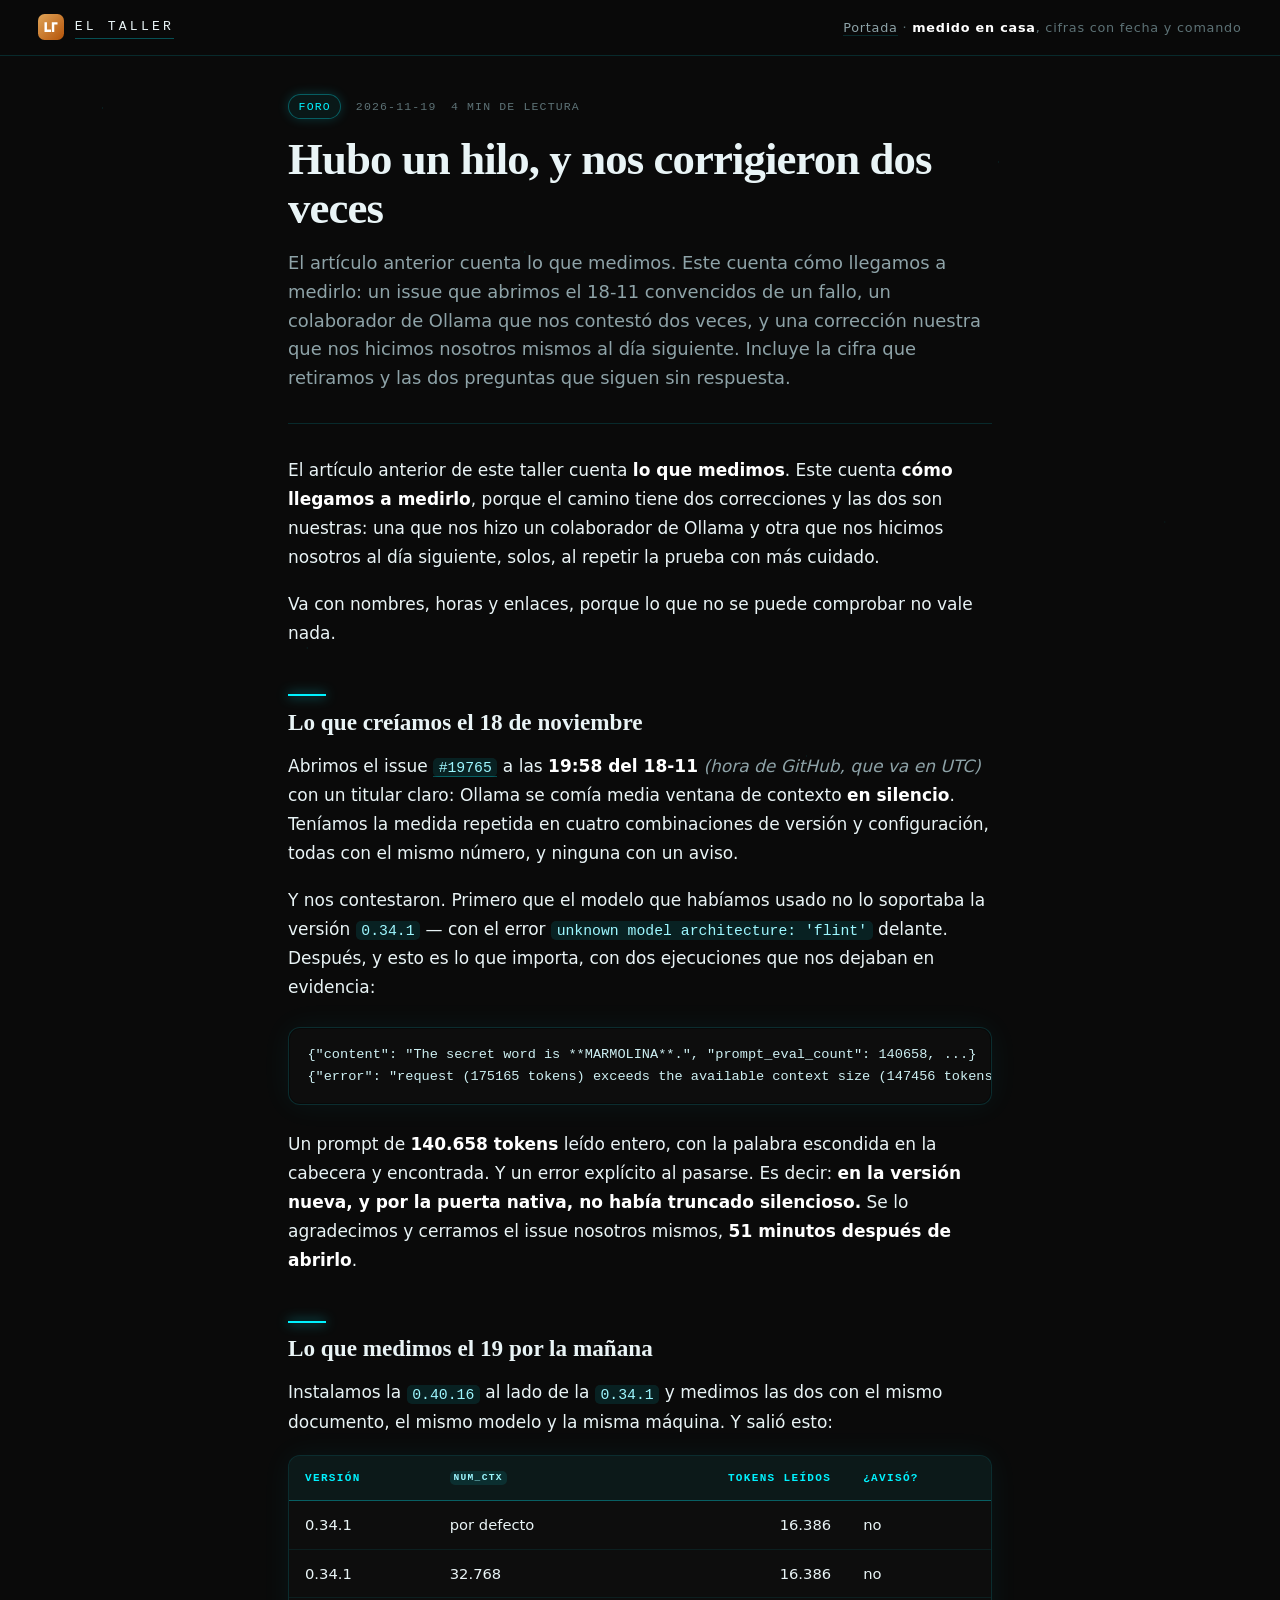
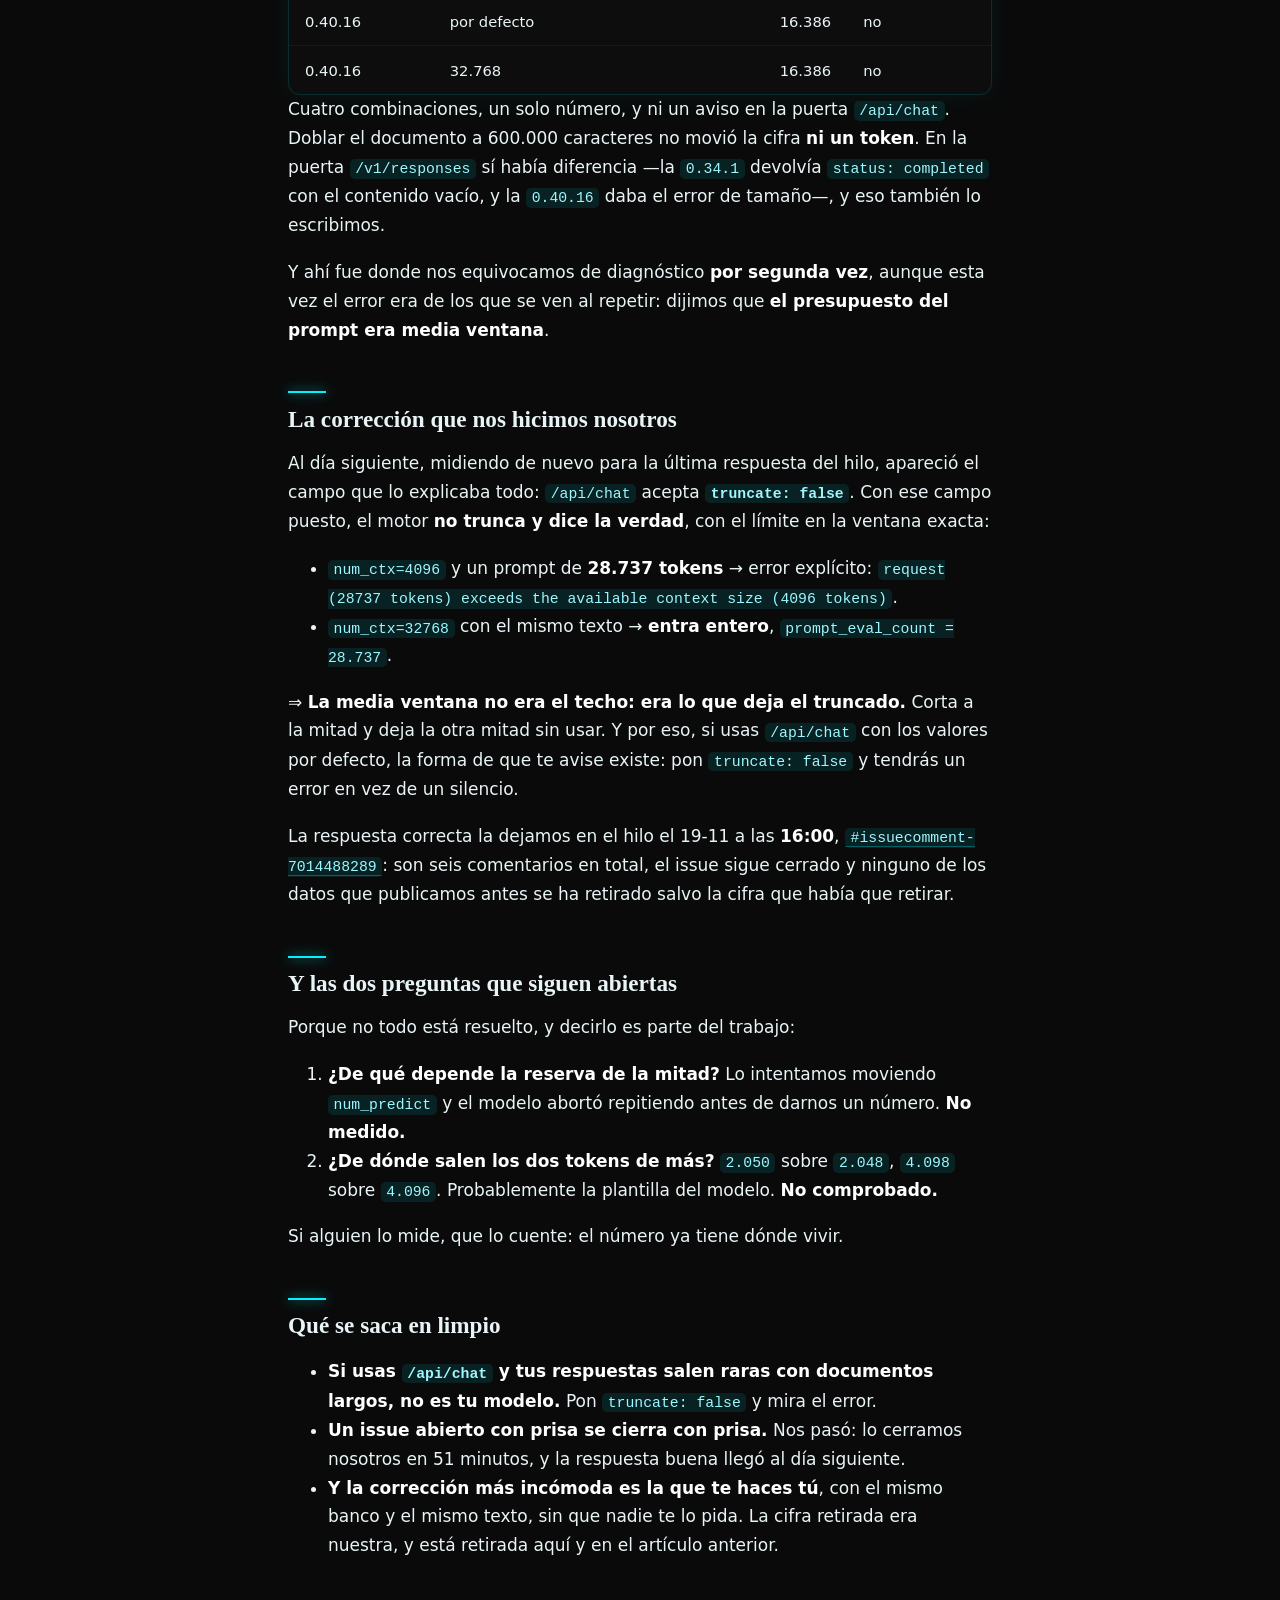
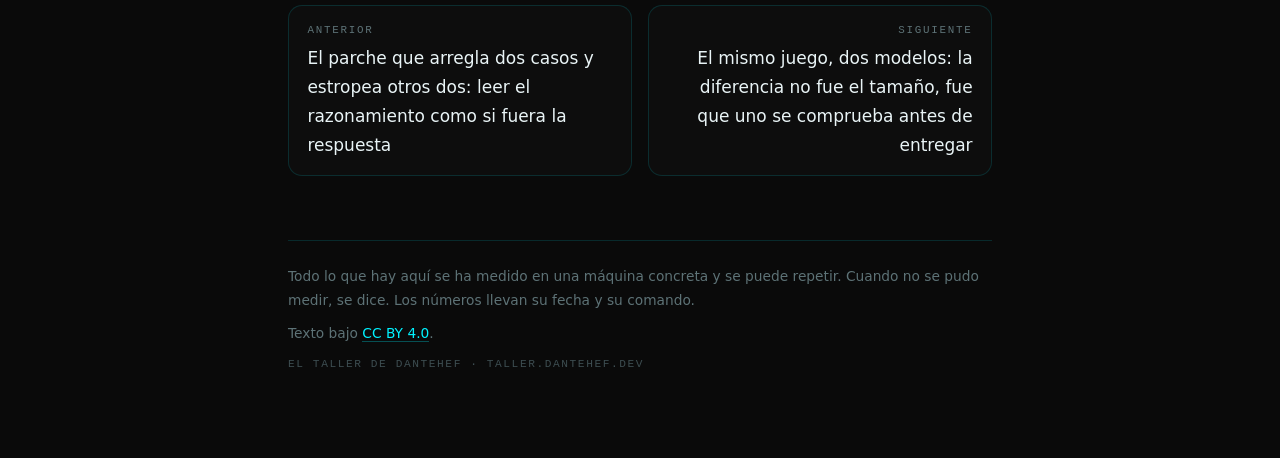
<file: sitio/06-hubo-un-hilo-y-nos-corrigieron.html>
<!doctype html>
<html lang="es">
<head>
<meta charset="utf-8">
<meta name="google-site-verification" content="STZHGIxNZcrQlTB4OGM90fCpiz5AYfo35sD9MkqIc1Q">
<meta name="viewport" content="width=device-width,initial-scale=1">
<title>Hubo un hilo, y nos corrigieron dos veces · El Taller</title>
<meta name="description" content="El artículo anterior cuenta lo que medimos. Este cuenta cómo llegamos a medirlo: un issue que abrimos el 18-11 convencidos de un fallo, un colaborador de Ollama que nos contestó dos veces, y una corrección nuestra que nos hicimos nosotros mismos al día siguiente. Incluye la cifra que retiramos y las dos preguntas que siguen sin respuesta.">
<meta property="og:title" content="Hubo un hilo, y nos corrigieron dos veces">
<meta property="og:description" content="El artículo anterior cuenta lo que medimos. Este cuenta cómo llegamos a medirlo: un issue que abrimos el 18-11 convencidos de un fallo, un colaborador de Ollama que nos contestó dos veces, y una corrección nuestra que nos hicimos nosotros mismos al día siguiente. Incluye la cifra que retiramos y las dos preguntas que siguen sin respuesta.">
<meta property="og:type" content="article">
<link rel="canonical" href="https://taller.dantehef.dev/06-hubo-un-hilo-y-nos-corrigieron.html">
<meta name="theme-color" content="#0a0a0a">
<link rel="icon" href="/favicon.svg" type="image/svg+xml">
<meta property="og:site_name" content="El Taller de DanteHef">
<meta property="og:locale" content="es_ES">
<meta property="og:url" content="https://taller.dantehef.dev/06-hubo-un-hilo-y-nos-corrigieron.html">
<meta name="twitter:card" content="summary_large_image">
<meta property="og:image" content="https://taller.dantehef.dev/img/portada-ia.jpg">
<meta name="twitter:image" content="https://taller.dantehef.dev/img/portada-ia.jpg">
<script type="application/ld+json">{"@context": "https://schema.org", "@type": "BlogPosting", "headline": "Hubo un hilo, y nos corrigieron dos veces", "description": "El artículo anterior cuenta lo que medimos. Este cuenta cómo llegamos a medirlo: un issue que abrimos el 18-11 convencidos de un fallo, un colaborador de Ollama que nos contestó dos veces, y una corrección nuestra que nos hicimos nosotros mismos al día siguiente. Incluye la cifra que retiramos y las dos preguntas que siguen sin respuesta.", "url": "https://taller.dantehef.dev/06-hubo-un-hilo-y-nos-corrigieron.html", "mainEntityOfPage": "https://taller.dantehef.dev/06-hubo-un-hilo-y-nos-corrigieron.html", "datePublished": "2026-11-19", "dateModified": "2026-11-19", "inLanguage": "es", "image": "https://taller.dantehef.dev/img/portada-ia.jpg", "author": {"@type": "Person", "name": "Pedro", "url": "https://taller.dantehef.dev"}, "publisher": {"@type": "Organization", "name": "El Taller de DanteHef", "url": "https://taller.dantehef.dev/", "sameAs": ["https://dantehef.dev", "https://piel.dantehef.dev"], "parentOrganization": {"@type": "Organization", "name": "DanteHef", "url": "https://dantehef.dev"}}, "keywords": "foro"}</script>
<style>/* ═══════════════════════════════════════════════════════════════════════
   EL TALLER · hoja de estilo del INTERIOR
   Paleta del Panel DanteHef: negro #0a0a0a / #0d0d0d y cian neón #00f2ff,
   con los brillos de la casa. Sin fuentes de fuera, sin imágenes, sin JS.
   ═══════════════════════════════════════════════════════════════════════ */

:root{
  --negro:#0a0a0a;
  --panel:#0d0d0d;
  --panel2:#111314;
  --cian:#00f2ff;
  --cian-te:#00d4e6;
  --tinta:#e9f4f6;
  --tenue:#8ea3a8;
  --apagado:#5d7276;
  --linea:rgba(0,242,255,.14);
  --linea-fuerte:rgba(0,242,255,.32);
  --brillo:0 0 15px rgba(0,242,255,.45), 0 0 40px rgba(0,242,255,.18);
  --serif:"Iowan Old Style","Palatino Linotype",Palatino,Georgia,"Times New Roman",serif;
  --texto:system-ui,-apple-system,"Segoe UI",Roboto,Helvetica,Arial,sans-serif;
  --mono:ui-monospace,SFMono-Regular,"SF Mono",Menlo,Consolas,monospace;
}

*{box-sizing:border-box}
html{scroll-behavior:smooth}
body{
  margin:0; background:var(--negro); color:var(--tinta);
  font:17px/1.7 var(--texto); -webkit-font-smoothing:antialiased;
}
/* el cielo de puntos del panel, muy tenue y fijo */
body::before{
  content:""; position:fixed; inset:0; z-index:0; pointer-events:none; opacity:.5;
  background-image:
    radial-gradient(1px 1px at 8% 12%, rgba(0,242,255,.35), transparent),
    radial-gradient(1px 1px at 24% 72%, rgba(0,242,255,.3), transparent),
    radial-gradient(1px 1px at 41% 28%, rgba(0,242,255,.28), transparent),
    radial-gradient(1px 1px at 63% 84%, rgba(0,242,255,.26), transparent),
    radial-gradient(1px 1px at 78% 18%, rgba(0,242,255,.3), transparent),
    radial-gradient(1px 1px at 91% 58%, rgba(0,242,255,.22), transparent),
    radial-gradient(1px 1px at 52% 52%, rgba(255,255,255,.14), transparent);
  animation:titila 11s ease-in-out infinite alternate;
}
@keyframes titila{from{opacity:.28}to{opacity:.6}}

/* ── barra de progreso de lectura: CSS puro ── */
@keyframes crece{from{transform:scaleX(0)}to{transform:scaleX(1)}}
.progreso{
  position:fixed; inset:0 0 auto 0; height:2px; z-index:50;
  background:linear-gradient(90deg, var(--cian), rgba(0,242,255,.25));
  box-shadow:0 0 12px rgba(0,242,255,.8);
  transform:scaleX(0); transform-origin:0 50%;
  animation:crece linear both; animation-timeline:scroll(root);
}

/* ── cabecera pegada ── */
.casa{
  position:sticky; top:0; z-index:40; display:flex; align-items:center; gap:1.2rem;
  padding:.9rem clamp(1rem,4vw,2.4rem);
  background:rgba(10,10,10,.86); backdrop-filter:blur(10px);
  border-bottom:1px solid var(--linea);
}
.marca{
  margin:0; display:flex; align-items:center; gap:.65rem;
  font-family:var(--mono); font-size:.82rem; letter-spacing:.24em; text-transform:uppercase;
}
.marca a{color:var(--tinta); text-decoration:none}
.marca a:hover{color:var(--cian); text-shadow:var(--brillo)}
.marca .sello{
  width:28px; height:28px; flex:none; border-radius:8px; display:grid; place-items:center;
  color:var(--negro); font-weight:800; font-size:.76rem; font-family:var(--mono);
  background:var(--cian); box-shadow:0 0 18px rgba(0,242,255,.6);
}
.lema{margin:0 0 0 auto; color:var(--apagado); font-size:.8rem; letter-spacing:.06em}
.lema a{color:var(--tenue); text-decoration:none; border-bottom:1px solid var(--linea)}
.lema a:hover{color:var(--cian)}

/* ── columna ── */
main.ancho{max-width:68rem}
main{position:relative; z-index:1; max-width:48rem; margin:0 auto; padding:0 clamp(1.1rem,4vw,2rem) 5rem}

/* ── portada del interior ── */
.portada{padding:clamp(2.6rem,7vw,4.6rem) 0 2.4rem; border-bottom:1px solid var(--linea)}
.portada .ojo{
  font-family:var(--mono); font-size:.7rem; letter-spacing:.24em; text-transform:uppercase;
  color:var(--cian); margin:0 0 1.1rem; text-shadow:0 0 16px rgba(0,242,255,.5);
}
.portada h1{
  font-family:var(--serif); font-weight:600; letter-spacing:-.015em; line-height:1.1;
  font-size:clamp(2rem,5.4vw,3.1rem); margin:0 0 1rem;
}
.portada .entrada{font-size:1.1rem; color:var(--tenue); margin:0; max-width:38rem}
.datos{
  display:flex; flex-wrap:wrap; gap:.4rem .9rem; margin:1.4rem 0 0; padding:0; list-style:none;
  font-family:var(--mono); font-size:.72rem; color:var(--apagado); letter-spacing:.06em;
}
.datos li + li::before{content:"·"; margin-right:.9rem; color:var(--linea-fuerte)}

/* ── artículos ── */
article{padding-top:2.4rem}
.cejilla{
  display:flex; flex-wrap:wrap; gap:.5rem .9rem; align-items:center;
  font-family:var(--mono); font-size:.72rem; letter-spacing:.1em; text-transform:uppercase;
  color:var(--apagado); margin:0 0 1rem;
}
.cejilla .tema{
  color:var(--cian); border:1px solid var(--linea-fuerte); border-radius:99px;
  padding:.1rem .6rem; background:rgba(0,242,255,.06); box-shadow:0 0 12px rgba(0,242,255,.18);
}
article h1{
  font-family:var(--serif); font-weight:600; letter-spacing:-.02em; line-height:1.1;
  font-size:clamp(1.8rem,5vw,2.8rem); margin:0 0 1rem;
}
.entradilla{
  font-size:1.12rem; line-height:1.6; color:var(--tenue); margin:0 0 2rem;
  padding-bottom:1.9rem; border-bottom:1px solid var(--linea);
}
article h2{
  font-family:var(--serif); font-weight:600; font-size:1.45rem; line-height:1.28; margin:2.9rem 0 .9rem;
  scroll-margin-top:5rem;
}
article h2::before{
  content:""; display:block; width:2.4rem; height:2px; margin-bottom:.7rem;
  background:var(--cian); box-shadow:0 0 12px rgba(0,242,255,.8);
}
article h3{font-size:1.12rem; margin:1.9rem 0 .5rem; color:var(--tinta)}
p{margin:0 0 1.15rem}
strong{font-weight:650; color:#fff}
em{font-style:italic; color:var(--tenue)}
a{color:var(--cian); text-decoration:none; border-bottom:1px solid rgba(0,242,255,.3); transition:border-color .15s, text-shadow .15s}
a:hover{border-bottom-color:var(--cian); text-shadow:0 0 14px rgba(0,242,255,.5)}

/* cita */
blockquote{
  margin:1.7rem 0; padding:.95rem 1.3rem; border-left:2px solid var(--cian);
  background:linear-gradient(90deg, rgba(0,242,255,.08), rgba(0,242,255,.01));
  border-radius:0 10px 10px 0; font-family:var(--serif); font-size:1.08rem; line-height:1.55;
  color:#dff6f8; box-shadow:inset 1px 0 0 rgba(0,242,255,.5);
}
blockquote p{margin:0}

/* código */
code{
  font-family:var(--mono); font-size:.87em; background:rgba(0,242,255,.10);
  color:#9df7ff; padding:.12em .38em; border-radius:5px; word-break:break-word;
}
pre{
  margin:1.6rem 0; padding:1rem 1.15rem; overflow:auto; background:var(--panel);
  border:1px solid var(--linea); border-radius:12px; font-size:.85rem; line-height:1.6;
  box-shadow:0 0 30px rgba(0,242,255,.06), inset 0 0 0 1px rgba(0,0,0,.4);
}
pre code{background:none; color:#cdeff2; padding:0; font-size:1em}

/* tablas: las cifras son el argumento */
figure{margin:2rem 0}
figcaption{font-family:var(--mono); font-size:.72rem; color:var(--apagado); margin-top:.6rem}
.tabla{
  overflow-x:auto; border:1px solid var(--linea); border-radius:12px; background:var(--panel);
  box-shadow:0 0 30px rgba(0,242,255,.06);
}
table{border-collapse:collapse; width:100%; font-size:.92rem; margin:1.6rem 0}
.tabla table{margin:0}
thead th{
  text-align:left; font-family:var(--mono); font-size:.69rem; letter-spacing:.12em; text-transform:uppercase;
  color:var(--cian); font-weight:600; padding:.8rem 1rem;
  border-bottom:1px solid var(--linea-fuerte); background:rgba(0,242,255,.05);
}
td,th{padding:.7rem 1rem; border-bottom:1px solid rgba(0,242,255,.08); vertical-align:top}
tbody tr:last-child td{border-bottom:0}
tbody tr:hover td{background:rgba(0,242,255,.06)}
td code{font-size:.83em}

/* dibujos */
.dibujo{
  margin:2.1rem 0; padding:1.2rem; background:var(--panel); border:1px solid var(--linea);
  border-radius:14px; box-shadow:0 0 34px rgba(0,242,255,.07);
}
.dibujo svg{display:block; width:100%; height:auto}

hr{border:0; border-top:1px solid var(--linea); margin:2.8rem 0}

/* ── tarjetas del índice ── */
.rejilla{display:grid; gap:1rem; margin:2.4rem 0 0; padding:0; list-style:none}
@media (min-width:46rem){.rejilla{grid-template-columns:1fr 1fr}}
.tarjeta{
  position:relative; display:flex; flex-direction:column; gap:.55rem; padding:1.35rem 1.45rem;
  background:linear-gradient(180deg, var(--panel2), var(--panel));
  border:1px solid var(--linea); border-radius:16px;
  transition:transform .18s, border-color .18s, box-shadow .18s;
}
.tarjeta:hover{
  transform:translateY(-3px); border-color:var(--linea-fuerte);
  box-shadow:0 0 26px rgba(0,242,255,.18), 0 14px 34px -22px rgba(0,0,0,.9);
}
.tarjeta .num{font-family:var(--mono); font-size:.7rem; color:var(--cian); letter-spacing:.18em}
.tarjeta h2{font-family:var(--serif); font-size:1.16rem; line-height:1.28; margin:0; letter-spacing:-.01em}
.tarjeta h2 a{color:var(--tinta); border:0}
.tarjeta h2 a::after{content:""; position:absolute; inset:0; border-radius:16px}
.tarjeta:hover h2 a{color:var(--cian)}
.tarjeta .resumen{margin:0; color:var(--tenue); font-size:.9rem; line-height:1.55}
.tarjeta .pie{
  margin-top:auto; padding-top:.75rem; display:flex; gap:.8rem;
  font-family:var(--mono); font-size:.69rem; color:var(--apagado); letter-spacing:.06em;
}

/* ── la ventana de preguntas: un chat de la casa ── */
.chat{
  margin:3.4rem 0 0; border:1px solid var(--linea); border-radius:18px; overflow:hidden;
  background:linear-gradient(180deg, var(--panel2), var(--panel));
  box-shadow:0 0 40px rgba(0,242,255,.08);
}
.chat .barra{
  display:flex; align-items:center; gap:.6rem; padding:.75rem 1.1rem;
  border-bottom:1px solid var(--linea); background:rgba(0,242,255,.05);
  font-family:var(--mono); font-size:.72rem; letter-spacing:.12em; text-transform:uppercase; color:var(--tenue);
}
.chat .luz{width:8px;height:8px;border-radius:50%;background:var(--cian);box-shadow:0 0 12px var(--cian)}
.chat .cuerpo{padding:1.3rem 1.3rem .6rem; display:flex; flex-direction:column; gap:.9rem}
.burbuja{
  max-width:88%; padding:.85rem 1.05rem; border-radius:14px; font-size:.94rem; line-height:1.55;
}
.burbuja.ellos{
  align-self:flex-start; background:rgba(255,255,255,.045); border:1px solid var(--linea);
  border-bottom-left-radius:4px; color:var(--tenue);
}
.burbuja.yo{
  align-self:flex-end; background:rgba(0,242,255,.12); border:1px solid var(--linea-fuerte);
  border-bottom-right-radius:4px; color:#d9fbff;
}
.chat form{display:flex; gap:.6rem; padding:.9rem 1.3rem 1.2rem; border-top:1px solid var(--linea)}
.chat input[type=text]{
  flex:1; background:var(--negro); border:1px solid var(--linea); border-radius:99px;
  padding:.8rem 1.1rem; color:var(--tinta); font:15px/1.4 var(--texto); outline:none;
  transition:border-color .15s, box-shadow .15s;
}
.chat input[type=text]::placeholder{color:var(--apagado)}
.chat input[type=text]:focus{border-color:var(--cian); box-shadow:0 0 0 3px rgba(0,242,255,.12)}
.chat button{
  background:var(--cian); color:var(--negro); border:0; border-radius:99px; padding:.8rem 1.4rem;
  font-family:var(--mono); font-size:.76rem; letter-spacing:.14em; text-transform:uppercase; font-weight:700;
  cursor:pointer; box-shadow:0 0 20px rgba(0,242,255,.45); transition:transform .15s, box-shadow .15s;
}
.chat button:hover{transform:translateY(-1px); box-shadow:0 0 28px rgba(0,242,255,.7)}
.chat .nota{
  margin:0; padding:0 1.3rem 1.1rem; font-size:.78rem; color:var(--apagado);
}
.chat .nota a{color:var(--tenue)}

/* ── pie ── */
footer{
  margin-top:4rem; padding-top:1.5rem; border-top:1px solid var(--linea);
  color:var(--apagado); font-size:.86rem;
}
footer p{margin:0 0 .6rem}
footer .sello-pie{
  font-family:var(--mono); font-size:.7rem; letter-spacing:.14em; text-transform:uppercase; color:#3d4d51;
}

/* ── vecinos ── */
.vecinos{display:flex; gap:1rem; margin-top:2.8rem; flex-wrap:wrap}
.vecinos a{
  flex:1 1 14rem; padding:.95rem 1.15rem; border:1px solid var(--linea); border-radius:14px;
  background:var(--panel); color:var(--tinta); border-bottom:1px solid var(--linea);
  transition:border-color .15s, transform .15s, box-shadow .15s;
}
.vecinos a:hover{border-color:var(--linea-fuerte); transform:translateY(-2px); box-shadow:0 0 22px rgba(0,242,255,.15); text-shadow:none}
.vecinos .rotulo{
  display:block; font-family:var(--mono); font-size:.68rem; color:var(--apagado);
  text-transform:uppercase; letter-spacing:.16em; margin-bottom:.3rem;
}

@media (max-width:32rem){
  body{font-size:16px}
  .lema{display:none}
}
@media (prefers-reduced-motion:reduce){
  *{animation:none!important; transition:none!important}
  html{scroll-behavior:auto}
}
</style>
</head>
<body>
<div class="progreso" aria-hidden="true"></div>
<header class="casa">
<p class="marca"><svg viewBox="0 0 32 32" width="26" height="26" aria-hidden="true"><defs><linearGradient id="g" x1="0" y1="0" x2="1" y2="1"><stop offset="0" stop-color="#e0a458"/><stop offset="1" stop-color="#b45309"/></linearGradient></defs><rect width="32" height="32" rx="8" fill="url(#g)"/><path d="M8 22V10h3v9h5v3H8zm9 0V10h7v3h-4v9h-3z" fill="#fff"/></svg><a href="temas.html">El Taller</a></p>
<p class="lema"><a href="index.html">Portada</a> · <strong>medido en casa</strong>, cifras con fecha y comando</p>
</header>
<main>
<article>
<p class="cejilla"><span class="tema">foro</span><span>2026-11-19</span><span>4 min de lectura</span></p>
<h1>Hubo un hilo, y nos corrigieron dos veces</h1>
<p class="entradilla">El artículo anterior cuenta lo que medimos. Este cuenta cómo llegamos a medirlo: un issue que abrimos el 18-11 convencidos de un fallo, un colaborador de Ollama que nos contestó dos veces, y una corrección nuestra que nos hicimos nosotros mismos al día siguiente. Incluye la cifra que retiramos y las dos preguntas que siguen sin respuesta.</p>
<p>El artículo anterior de este taller cuenta <strong>lo que medimos</strong>. Este cuenta <strong>cómo llegamos a medirlo</strong>, porque el camino tiene dos correcciones y las dos son nuestras: una que nos hizo un colaborador de Ollama y otra que nos hicimos nosotros al día siguiente, solos, al repetir la prueba con más cuidado.</p>
<p>Va con nombres, horas y enlaces, porque lo que no se puede comprobar no vale nada.</p>
<h2>Lo que creíamos el 18 de noviembre</h2>
<p>Abrimos el issue <a href="https://github.com/ollama/ollama/issues/19765"><code>#19765</code></a> a las <strong>19:58 del 18-11</strong> <em>(hora de GitHub, que va en UTC)</em> con un titular claro: Ollama se comía media ventana de contexto <strong>en silencio</strong>. Teníamos la medida repetida en cuatro combinaciones de versión y configuración, todas con el mismo número, y ninguna con un aviso.</p>
<p>Y nos contestaron. Primero que el modelo que habíamos usado no lo soportaba la versión <code>0.34.1</code> — con el error <code>unknown model architecture: 'flint'</code> delante. Después, y esto es lo que importa, con dos ejecuciones que nos dejaban en evidencia:</p>
<pre><code>{&quot;content&quot;: &quot;The secret word is **MARMOLINA**.&quot;, &quot;prompt_eval_count&quot;: 140658, ...}
{&quot;error&quot;: &quot;request (175165 tokens) exceeds the available context size (147456 tokens), try increasing it&quot;}
</code></pre>
<p>Un prompt de <strong>140.658 tokens</strong> leído entero, con la palabra escondida en la cabecera y encontrada. Y un error explícito al pasarse. Es decir: <strong>en la versión nueva, y por la puerta nativa, no había truncado silencioso.</strong> Se lo agradecimos y cerramos el issue nosotros mismos, <strong>51 minutos después de abrirlo</strong>.</p>
<h2>Lo que medimos el 19 por la mañana</h2>
<p>Instalamos la <code>0.40.16</code> al lado de la <code>0.34.1</code> y medimos las dos con el mismo documento, el mismo modelo y la misma máquina. Y salió esto:</p>
<div class="tabla"><table>
<thead>
<tr>
<th>versión</th>
<th><code>num_ctx</code></th>
<th style="text-align: right;">tokens leídos</th>
<th>¿avisó?</th>
</tr>
</thead>
<tbody>
<tr>
<td>0.34.1</td>
<td>por defecto</td>
<td style="text-align: right;">16.386</td>
<td>no</td>
</tr>
<tr>
<td>0.34.1</td>
<td>32.768</td>
<td style="text-align: right;">16.386</td>
<td>no</td>
</tr>
<tr>
<td>0.40.16</td>
<td>por defecto</td>
<td style="text-align: right;">16.386</td>
<td>no</td>
</tr>
<tr>
<td>0.40.16</td>
<td>32.768</td>
<td style="text-align: right;">16.386</td>
<td>no</td>
</tr>
</tbody>
</table></div>
<p>Cuatro combinaciones, un solo número, y ni un aviso en la puerta <code>/api/chat</code>. Doblar el documento a 600.000 caracteres no movió la cifra <strong>ni un token</strong>. En la puerta <code>/v1/responses</code> sí había diferencia —la <code>0.34.1</code> devolvía <code>status: completed</code> con el contenido vacío, y la <code>0.40.16</code> daba el error de tamaño—, y eso también lo escribimos.</p>
<p>Y ahí fue donde nos equivocamos de diagnóstico <strong>por segunda vez</strong>, aunque esta vez el error era de los que se ven al repetir: dijimos que <strong>el presupuesto del prompt era media ventana</strong>.</p>
<h2>La corrección que nos hicimos nosotros</h2>
<p>Al día siguiente, midiendo de nuevo para la última respuesta del hilo, apareció el campo que lo explicaba todo: <code>/api/chat</code> acepta <strong><code>truncate: false</code></strong>. Con ese campo puesto, el motor <strong>no trunca y dice la verdad</strong>, con el límite en la ventana exacta:</p>
<ul>
<li><code>num_ctx=4096</code> y un prompt de <strong>28.737 tokens</strong> → error explícito: <code>request (28737 tokens) exceeds the available context size (4096 tokens)</code>.</li>
<li><code>num_ctx=32768</code> con el mismo texto → <strong>entra entero</strong>, <code>prompt_eval_count = 28.737</code>.</li>
</ul>
<p>⇒ <strong>La media ventana no era el techo: era lo que deja el truncado.</strong> Corta a la mitad y deja la otra mitad sin usar. Y por eso, si usas <code>/api/chat</code> con los valores por defecto, la forma de que te avise existe: pon <code>truncate: false</code> y tendrás un error en vez de un silencio.</p>
<p>La respuesta correcta la dejamos en el hilo el 19-11 a las <strong>16:00</strong>, <a href="https://github.com/ollama/ollama/issues/19765#issuecomment-7014488289"><code>#issuecomment-7014488289</code></a>: son seis comentarios en total, el issue sigue cerrado y ninguno de los datos que publicamos antes se ha retirado salvo la cifra que había que retirar.</p>
<h2>Y las dos preguntas que siguen abiertas</h2>
<p>Porque no todo está resuelto, y decirlo es parte del trabajo:</p>
<ol>
<li><strong>¿De qué depende la reserva de la mitad?</strong> Lo intentamos moviendo <code>num_predict</code> y el modelo abortó repitiendo antes de darnos un número. <strong>No medido.</strong></li>
<li><strong>¿De dónde salen los dos tokens de más?</strong> <code>2.050</code> sobre <code>2.048</code>, <code>4.098</code> sobre <code>4.096</code>. Probablemente la plantilla del modelo. <strong>No comprobado.</strong></li>
</ol>
<p>Si alguien lo mide, que lo cuente: el número ya tiene dónde vivir.</p>
<h2>Qué se saca en limpio</h2>
<ul>
<li><strong>Si usas <code>/api/chat</code> y tus respuestas salen raras con documentos largos, no es tu modelo.</strong> Pon <code>truncate: false</code> y mira el error.</li>
<li><strong>Un issue abierto con prisa se cierra con prisa.</strong> Nos pasó: lo cerramos nosotros en 51 minutos, y la respuesta buena llegó al día siguiente.</li>
<li><strong>Y la corrección más incómoda es la que te haces tú</strong>, con el mismo banco y el mismo texto, sin que nadie te lo pida. La cifra retirada era nuestra, y está retirada aquí y en el artículo anterior.</li>
</ul>
</article>
<nav class="vecinos">
<a href="05-el-parche-que-arregla-dos-y-estropea-dos.html"><span class="rotulo">Anterior</span>El parche que arregla dos casos y estropea otros dos: leer el razonamiento como si fuera la respuesta</a>
<a href="08-el-juego-el-que-se-comprueba-y-el-que-se-congela.html" style="text-align:right"><span class="rotulo">Siguiente</span>El mismo juego, dos modelos: la diferencia no fue el tamaño, fue que uno se comprueba antes de entregar</a>
</nav>
<footer>
<p>Todo lo que hay aquí se ha medido en una máquina concreta y se puede repetir. Cuando no se pudo medir,
se dice. Los números llevan su fecha y su comando.</p>
<p>Texto bajo <a href="https://creativecommons.org/licenses/by/4.0/deed.es">CC BY 4.0</a>.</p>
<p class="sello-pie">El Taller de DanteHef · taller.dantehef.dev</p>
</footer>
</main>
</body>
</html>
</file>
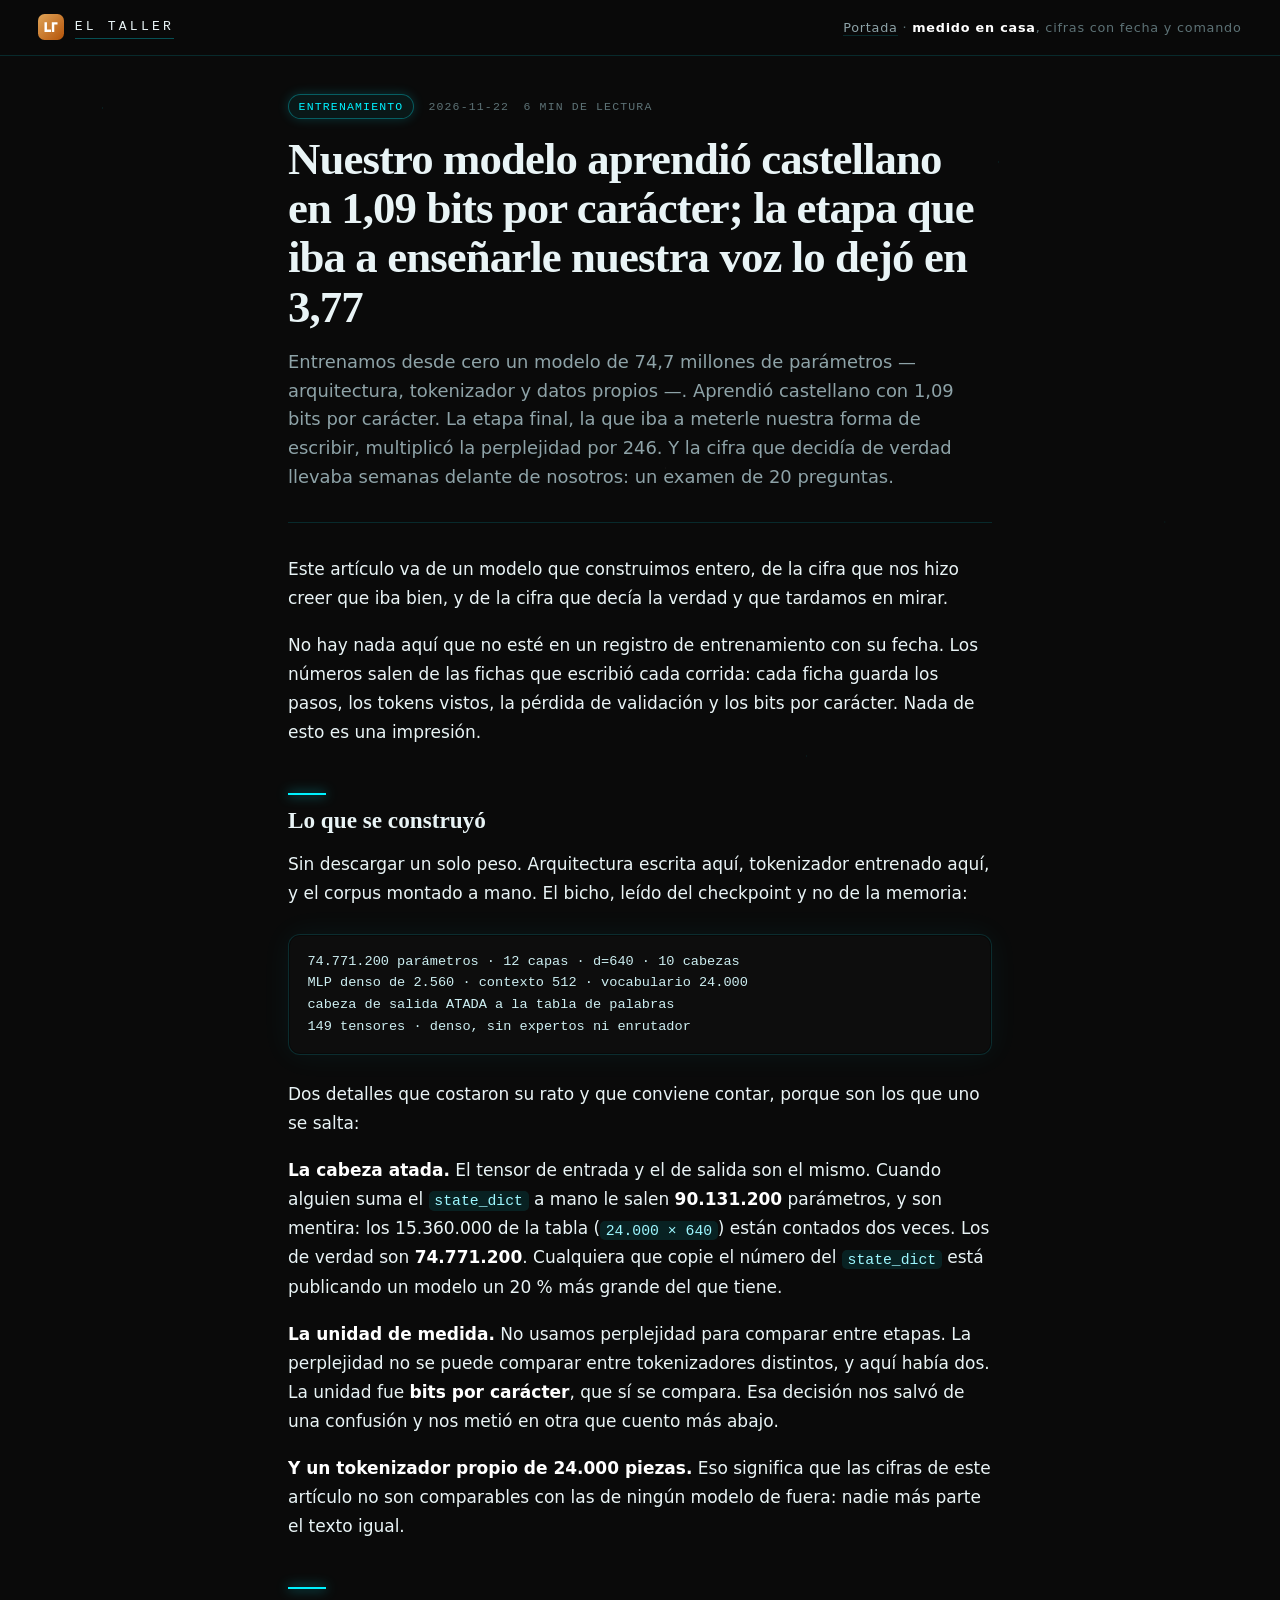
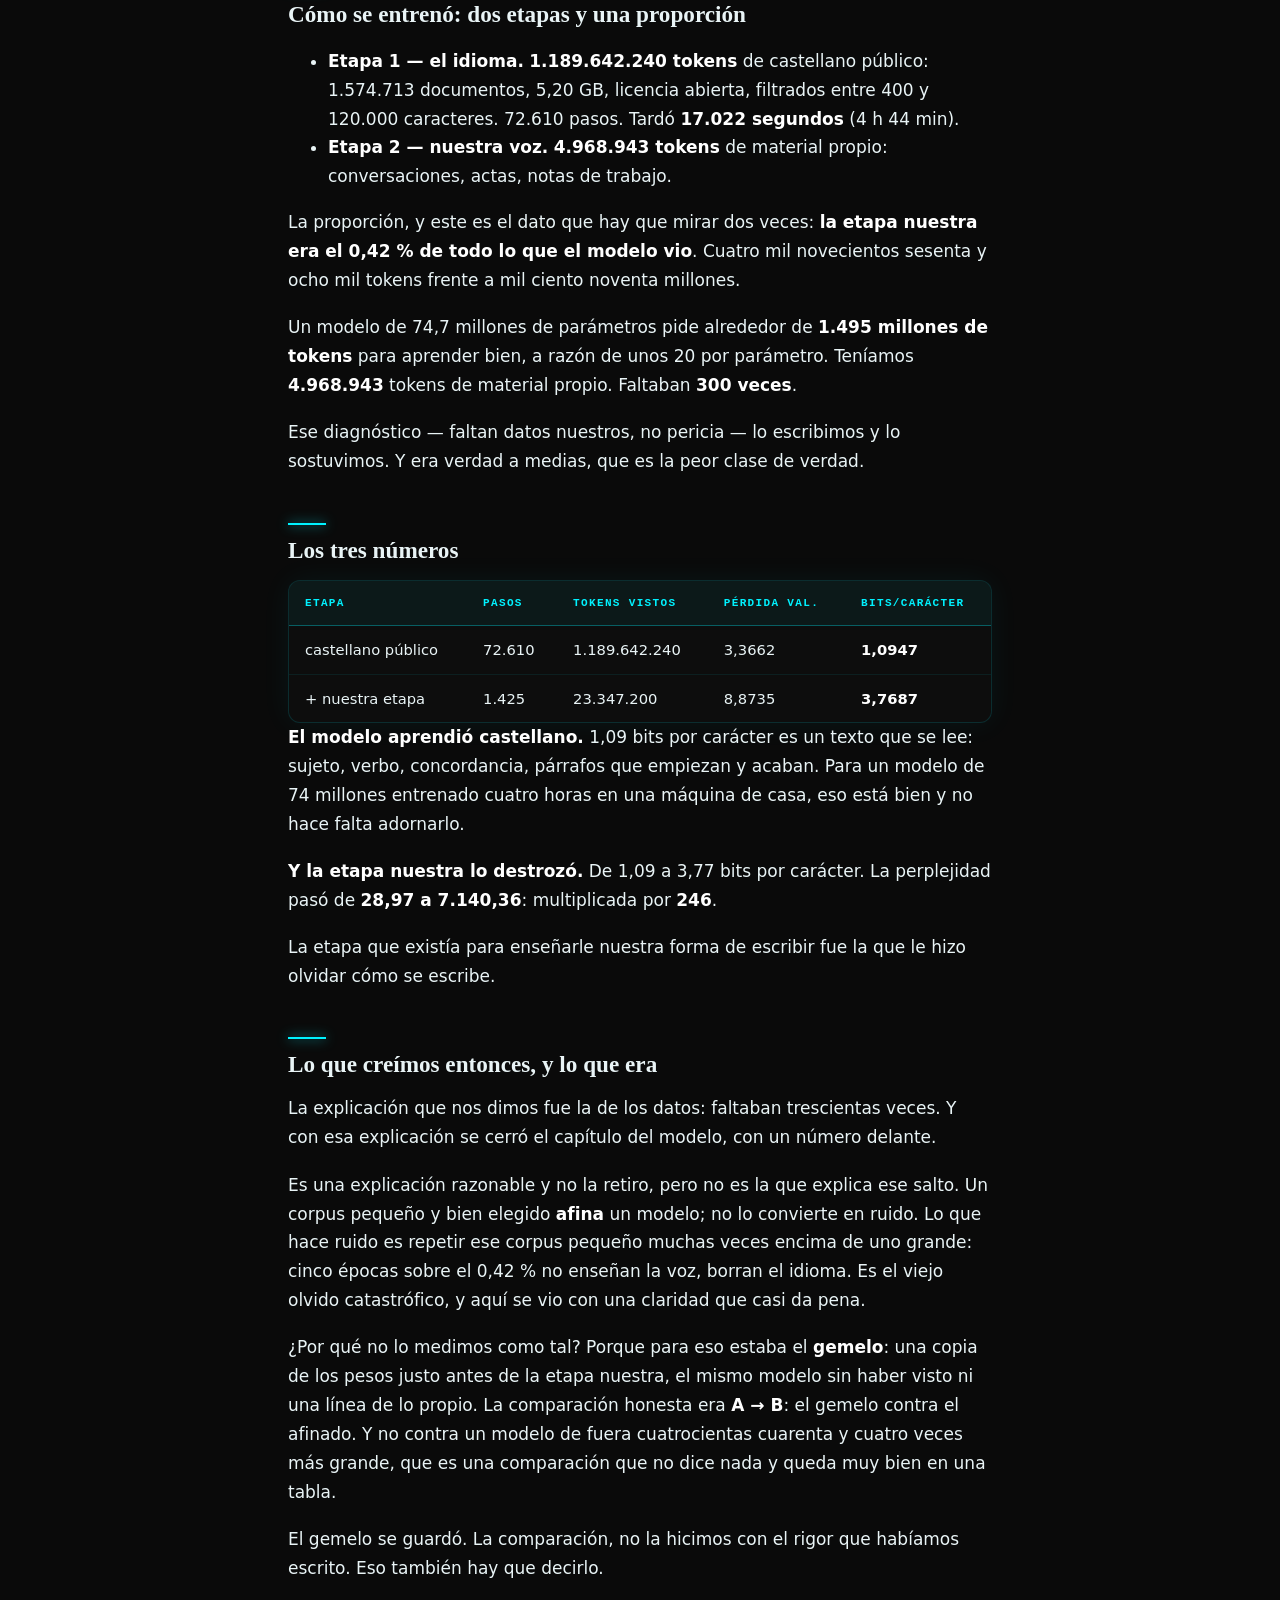
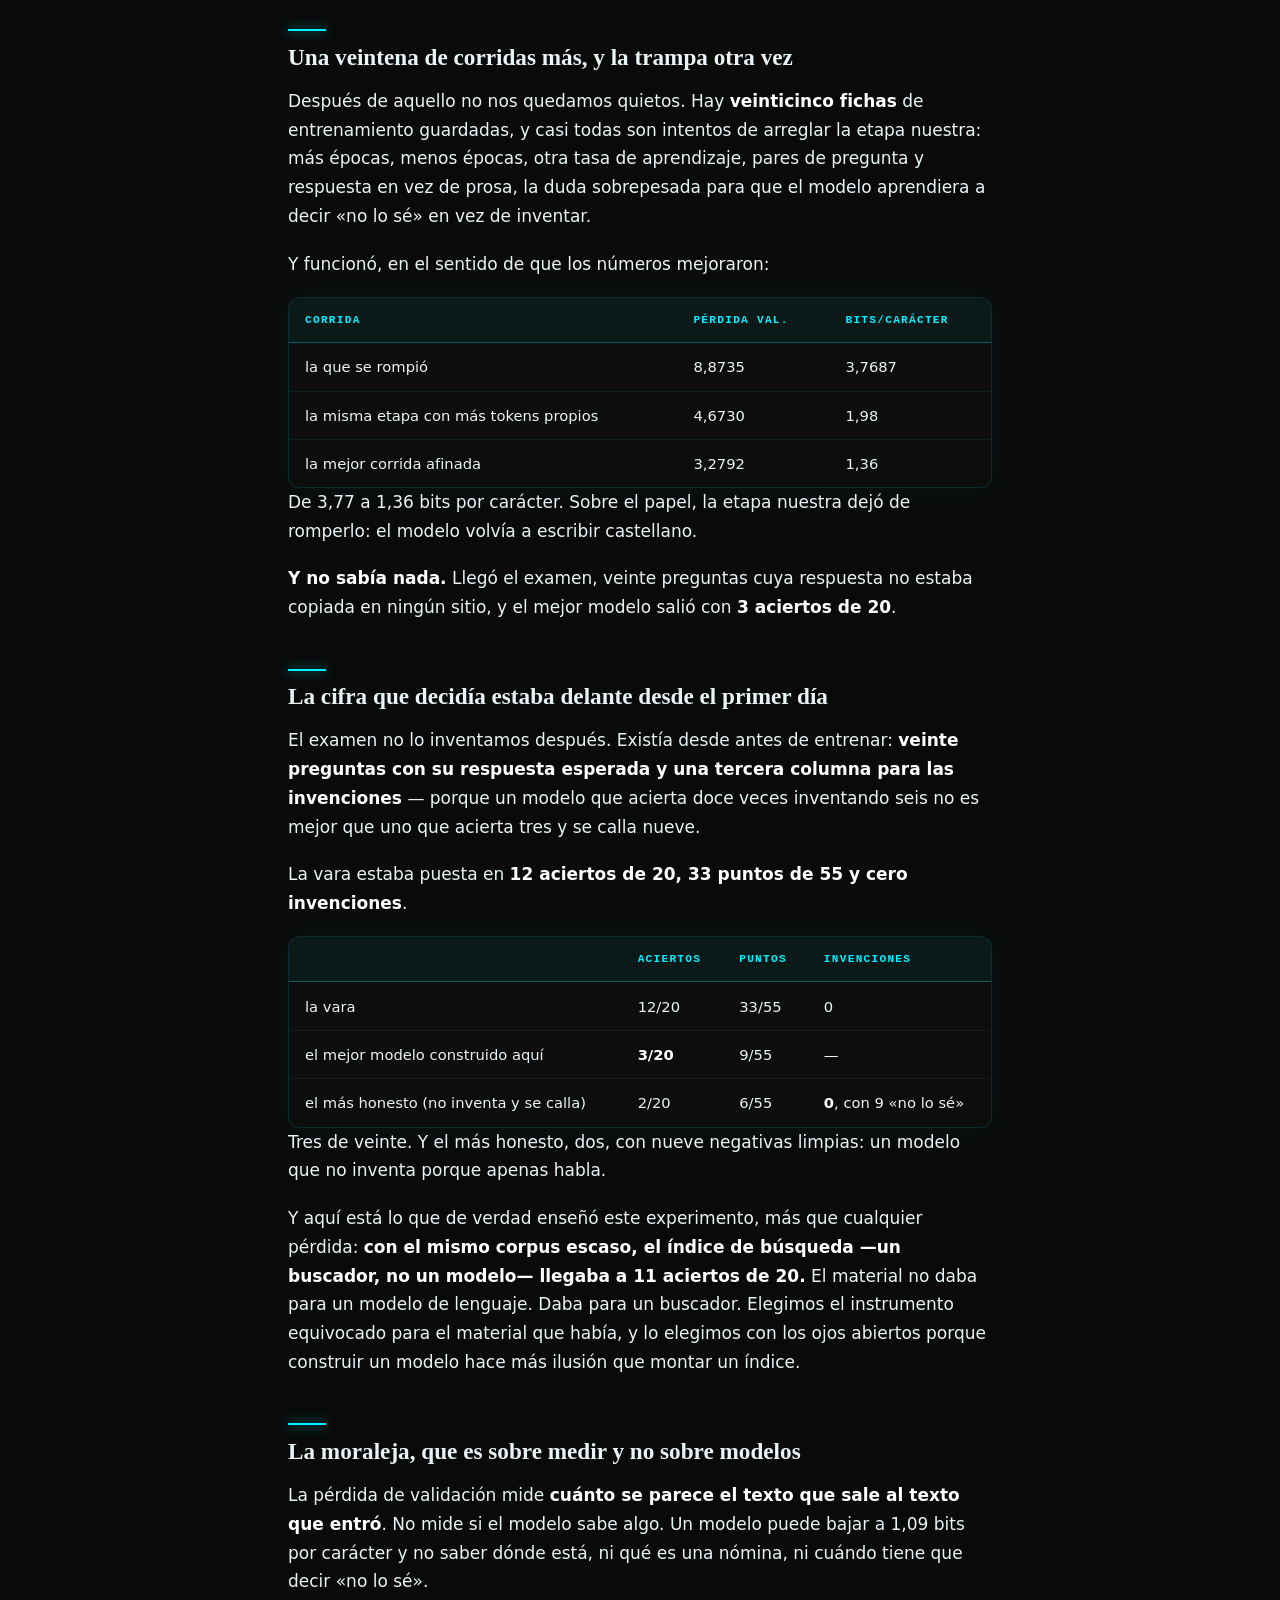
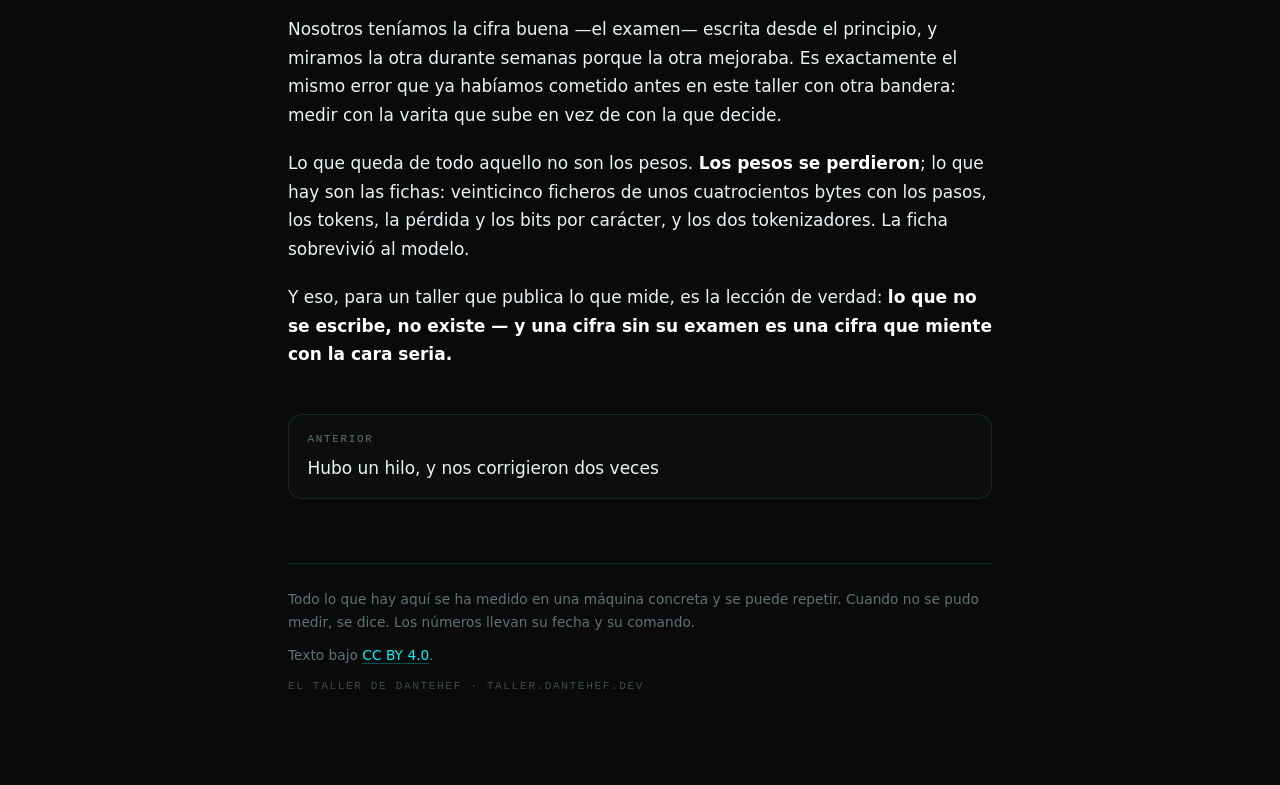
<file: sitio/07-un-modelo-desde-cero-que-sabia-escribir-y-no-sabia-nada.html>
<!doctype html>
<html lang="es">
<head>
<meta charset="utf-8">
<meta name="google-site-verification" content="STZHGIxNZcrQlTB4OGM90fCpiz5AYfo35sD9MkqIc1Q">
<meta name="viewport" content="width=device-width,initial-scale=1">
<title>Nuestro modelo aprendió castellano en 1,09 bits por carácter; la etapa que iba a enseñarle nuestra voz lo dejó en 3,77 · El Taller</title>
<meta name="description" content="Entrenamos desde cero un modelo de 74,7 millones de parámetros — arquitectura, tokenizador y datos propios —. Aprendió castellano con 1,09 bits por carácter. La etapa final, la que iba a meterle nuestra forma de escribir, multiplicó la perplejidad por 246. Y la cifra que decidía de verdad llevaba semanas delante de nosotros: un examen de 20 preguntas.">
<meta property="og:title" content="Nuestro modelo aprendió castellano en 1,09 bits por carácter; la etapa que iba a enseñarle nuestra voz lo dejó en 3,77">
<meta property="og:description" content="Entrenamos desde cero un modelo de 74,7 millones de parámetros — arquitectura, tokenizador y datos propios —. Aprendió castellano con 1,09 bits por carácter. La etapa final, la que iba a meterle nuestra forma de escribir, multiplicó la perplejidad por 246. Y la cifra que decidía de verdad llevaba semanas delante de nosotros: un examen de 20 preguntas.">
<meta property="og:type" content="article">
<link rel="canonical" href="https://taller.dantehef.dev/07-un-modelo-desde-cero-que-sabia-escribir-y-no-sabia-nada.html">
<meta name="theme-color" content="#0a0a0a">
<link rel="icon" href="/favicon.svg" type="image/svg+xml">
<meta property="og:site_name" content="El Taller de DanteHef">
<meta property="og:locale" content="es_ES">
<meta property="og:url" content="https://taller.dantehef.dev/07-un-modelo-desde-cero-que-sabia-escribir-y-no-sabia-nada.html">
<meta name="twitter:card" content="summary_large_image">
<meta property="og:image" content="https://taller.dantehef.dev/img/portada-ia.jpg">
<meta name="twitter:image" content="https://taller.dantehef.dev/img/portada-ia.jpg">
<script type="application/ld+json">{"@context": "https://schema.org", "@type": "BlogPosting", "headline": "Nuestro modelo aprendió castellano en 1,09 bits por carácter; la etapa que iba a enseñarle nuestra voz lo dejó en 3,77", "description": "Entrenamos desde cero un modelo de 74,7 millones de parámetros — arquitectura, tokenizador y datos propios —. Aprendió castellano con 1,09 bits por carácter. La etapa final, la que iba a meterle nuestra forma de escribir, multiplicó la perplejidad por 246. Y la cifra que decidía de verdad llevaba semanas delante de nosotros: un examen de 20 preguntas.", "url": "https://taller.dantehef.dev/07-un-modelo-desde-cero-que-sabia-escribir-y-no-sabia-nada.html", "mainEntityOfPage": "https://taller.dantehef.dev/07-un-modelo-desde-cero-que-sabia-escribir-y-no-sabia-nada.html", "datePublished": "2026-11-22", "dateModified": "2026-11-22", "inLanguage": "es", "image": "https://taller.dantehef.dev/img/portada-ia.jpg", "author": {"@type": "Person", "name": "Pedro", "url": "https://taller.dantehef.dev"}, "publisher": {"@type": "Organization", "name": "El Taller de DanteHef", "url": "https://taller.dantehef.dev/", "sameAs": ["https://dantehef.dev", "https://piel.dantehef.dev"], "parentOrganization": {"@type": "Organization", "name": "DanteHef", "url": "https://dantehef.dev"}}, "keywords": "entrenamiento"}</script>
<style>/* ═══════════════════════════════════════════════════════════════════════
   EL TALLER · hoja de estilo del INTERIOR
   Paleta del Panel DanteHef: negro #0a0a0a / #0d0d0d y cian neón #00f2ff,
   con los brillos de la casa. Sin fuentes de fuera, sin imágenes, sin JS.
   ═══════════════════════════════════════════════════════════════════════ */

:root{
  --negro:#0a0a0a;
  --panel:#0d0d0d;
  --panel2:#111314;
  --cian:#00f2ff;
  --cian-te:#00d4e6;
  --tinta:#e9f4f6;
  --tenue:#8ea3a8;
  --apagado:#5d7276;
  --linea:rgba(0,242,255,.14);
  --linea-fuerte:rgba(0,242,255,.32);
  --brillo:0 0 15px rgba(0,242,255,.45), 0 0 40px rgba(0,242,255,.18);
  --serif:"Iowan Old Style","Palatino Linotype",Palatino,Georgia,"Times New Roman",serif;
  --texto:system-ui,-apple-system,"Segoe UI",Roboto,Helvetica,Arial,sans-serif;
  --mono:ui-monospace,SFMono-Regular,"SF Mono",Menlo,Consolas,monospace;
}

*{box-sizing:border-box}
html{scroll-behavior:smooth}
body{
  margin:0; background:var(--negro); color:var(--tinta);
  font:17px/1.7 var(--texto); -webkit-font-smoothing:antialiased;
}
/* el cielo de puntos del panel, muy tenue y fijo */
body::before{
  content:""; position:fixed; inset:0; z-index:0; pointer-events:none; opacity:.5;
  background-image:
    radial-gradient(1px 1px at 8% 12%, rgba(0,242,255,.35), transparent),
    radial-gradient(1px 1px at 24% 72%, rgba(0,242,255,.3), transparent),
    radial-gradient(1px 1px at 41% 28%, rgba(0,242,255,.28), transparent),
    radial-gradient(1px 1px at 63% 84%, rgba(0,242,255,.26), transparent),
    radial-gradient(1px 1px at 78% 18%, rgba(0,242,255,.3), transparent),
    radial-gradient(1px 1px at 91% 58%, rgba(0,242,255,.22), transparent),
    radial-gradient(1px 1px at 52% 52%, rgba(255,255,255,.14), transparent);
  animation:titila 11s ease-in-out infinite alternate;
}
@keyframes titila{from{opacity:.28}to{opacity:.6}}

/* ── barra de progreso de lectura: CSS puro ── */
@keyframes crece{from{transform:scaleX(0)}to{transform:scaleX(1)}}
.progreso{
  position:fixed; inset:0 0 auto 0; height:2px; z-index:50;
  background:linear-gradient(90deg, var(--cian), rgba(0,242,255,.25));
  box-shadow:0 0 12px rgba(0,242,255,.8);
  transform:scaleX(0); transform-origin:0 50%;
  animation:crece linear both; animation-timeline:scroll(root);
}

/* ── cabecera pegada ── */
.casa{
  position:sticky; top:0; z-index:40; display:flex; align-items:center; gap:1.2rem;
  padding:.9rem clamp(1rem,4vw,2.4rem);
  background:rgba(10,10,10,.86); backdrop-filter:blur(10px);
  border-bottom:1px solid var(--linea);
}
.marca{
  margin:0; display:flex; align-items:center; gap:.65rem;
  font-family:var(--mono); font-size:.82rem; letter-spacing:.24em; text-transform:uppercase;
}
.marca a{color:var(--tinta); text-decoration:none}
.marca a:hover{color:var(--cian); text-shadow:var(--brillo)}
.marca .sello{
  width:28px; height:28px; flex:none; border-radius:8px; display:grid; place-items:center;
  color:var(--negro); font-weight:800; font-size:.76rem; font-family:var(--mono);
  background:var(--cian); box-shadow:0 0 18px rgba(0,242,255,.6);
}
.lema{margin:0 0 0 auto; color:var(--apagado); font-size:.8rem; letter-spacing:.06em}
.lema a{color:var(--tenue); text-decoration:none; border-bottom:1px solid var(--linea)}
.lema a:hover{color:var(--cian)}

/* ── columna ── */
main.ancho{max-width:68rem}
main{position:relative; z-index:1; max-width:48rem; margin:0 auto; padding:0 clamp(1.1rem,4vw,2rem) 5rem}

/* ── portada del interior ── */
.portada{padding:clamp(2.6rem,7vw,4.6rem) 0 2.4rem; border-bottom:1px solid var(--linea)}
.portada .ojo{
  font-family:var(--mono); font-size:.7rem; letter-spacing:.24em; text-transform:uppercase;
  color:var(--cian); margin:0 0 1.1rem; text-shadow:0 0 16px rgba(0,242,255,.5);
}
.portada h1{
  font-family:var(--serif); font-weight:600; letter-spacing:-.015em; line-height:1.1;
  font-size:clamp(2rem,5.4vw,3.1rem); margin:0 0 1rem;
}
.portada .entrada{font-size:1.1rem; color:var(--tenue); margin:0; max-width:38rem}
.datos{
  display:flex; flex-wrap:wrap; gap:.4rem .9rem; margin:1.4rem 0 0; padding:0; list-style:none;
  font-family:var(--mono); font-size:.72rem; color:var(--apagado); letter-spacing:.06em;
}
.datos li + li::before{content:"·"; margin-right:.9rem; color:var(--linea-fuerte)}

/* ── artículos ── */
article{padding-top:2.4rem}
.cejilla{
  display:flex; flex-wrap:wrap; gap:.5rem .9rem; align-items:center;
  font-family:var(--mono); font-size:.72rem; letter-spacing:.1em; text-transform:uppercase;
  color:var(--apagado); margin:0 0 1rem;
}
.cejilla .tema{
  color:var(--cian); border:1px solid var(--linea-fuerte); border-radius:99px;
  padding:.1rem .6rem; background:rgba(0,242,255,.06); box-shadow:0 0 12px rgba(0,242,255,.18);
}
article h1{
  font-family:var(--serif); font-weight:600; letter-spacing:-.02em; line-height:1.1;
  font-size:clamp(1.8rem,5vw,2.8rem); margin:0 0 1rem;
}
.entradilla{
  font-size:1.12rem; line-height:1.6; color:var(--tenue); margin:0 0 2rem;
  padding-bottom:1.9rem; border-bottom:1px solid var(--linea);
}
article h2{
  font-family:var(--serif); font-weight:600; font-size:1.45rem; line-height:1.28; margin:2.9rem 0 .9rem;
  scroll-margin-top:5rem;
}
article h2::before{
  content:""; display:block; width:2.4rem; height:2px; margin-bottom:.7rem;
  background:var(--cian); box-shadow:0 0 12px rgba(0,242,255,.8);
}
article h3{font-size:1.12rem; margin:1.9rem 0 .5rem; color:var(--tinta)}
p{margin:0 0 1.15rem}
strong{font-weight:650; color:#fff}
em{font-style:italic; color:var(--tenue)}
a{color:var(--cian); text-decoration:none; border-bottom:1px solid rgba(0,242,255,.3); transition:border-color .15s, text-shadow .15s}
a:hover{border-bottom-color:var(--cian); text-shadow:0 0 14px rgba(0,242,255,.5)}

/* cita */
blockquote{
  margin:1.7rem 0; padding:.95rem 1.3rem; border-left:2px solid var(--cian);
  background:linear-gradient(90deg, rgba(0,242,255,.08), rgba(0,242,255,.01));
  border-radius:0 10px 10px 0; font-family:var(--serif); font-size:1.08rem; line-height:1.55;
  color:#dff6f8; box-shadow:inset 1px 0 0 rgba(0,242,255,.5);
}
blockquote p{margin:0}

/* código */
code{
  font-family:var(--mono); font-size:.87em; background:rgba(0,242,255,.10);
  color:#9df7ff; padding:.12em .38em; border-radius:5px; word-break:break-word;
}
pre{
  margin:1.6rem 0; padding:1rem 1.15rem; overflow:auto; background:var(--panel);
  border:1px solid var(--linea); border-radius:12px; font-size:.85rem; line-height:1.6;
  box-shadow:0 0 30px rgba(0,242,255,.06), inset 0 0 0 1px rgba(0,0,0,.4);
}
pre code{background:none; color:#cdeff2; padding:0; font-size:1em}

/* tablas: las cifras son el argumento */
figure{margin:2rem 0}
figcaption{font-family:var(--mono); font-size:.72rem; color:var(--apagado); margin-top:.6rem}
.tabla{
  overflow-x:auto; border:1px solid var(--linea); border-radius:12px; background:var(--panel);
  box-shadow:0 0 30px rgba(0,242,255,.06);
}
table{border-collapse:collapse; width:100%; font-size:.92rem; margin:1.6rem 0}
.tabla table{margin:0}
thead th{
  text-align:left; font-family:var(--mono); font-size:.69rem; letter-spacing:.12em; text-transform:uppercase;
  color:var(--cian); font-weight:600; padding:.8rem 1rem;
  border-bottom:1px solid var(--linea-fuerte); background:rgba(0,242,255,.05);
}
td,th{padding:.7rem 1rem; border-bottom:1px solid rgba(0,242,255,.08); vertical-align:top}
tbody tr:last-child td{border-bottom:0}
tbody tr:hover td{background:rgba(0,242,255,.06)}
td code{font-size:.83em}

/* dibujos */
.dibujo{
  margin:2.1rem 0; padding:1.2rem; background:var(--panel); border:1px solid var(--linea);
  border-radius:14px; box-shadow:0 0 34px rgba(0,242,255,.07);
}
.dibujo svg{display:block; width:100%; height:auto}

hr{border:0; border-top:1px solid var(--linea); margin:2.8rem 0}

/* ── tarjetas del índice ── */
.rejilla{display:grid; gap:1rem; margin:2.4rem 0 0; padding:0; list-style:none}
@media (min-width:46rem){.rejilla{grid-template-columns:1fr 1fr}}
.tarjeta{
  position:relative; display:flex; flex-direction:column; gap:.55rem; padding:1.35rem 1.45rem;
  background:linear-gradient(180deg, var(--panel2), var(--panel));
  border:1px solid var(--linea); border-radius:16px;
  transition:transform .18s, border-color .18s, box-shadow .18s;
}
.tarjeta:hover{
  transform:translateY(-3px); border-color:var(--linea-fuerte);
  box-shadow:0 0 26px rgba(0,242,255,.18), 0 14px 34px -22px rgba(0,0,0,.9);
}
.tarjeta .num{font-family:var(--mono); font-size:.7rem; color:var(--cian); letter-spacing:.18em}
.tarjeta h2{font-family:var(--serif); font-size:1.16rem; line-height:1.28; margin:0; letter-spacing:-.01em}
.tarjeta h2 a{color:var(--tinta); border:0}
.tarjeta h2 a::after{content:""; position:absolute; inset:0; border-radius:16px}
.tarjeta:hover h2 a{color:var(--cian)}
.tarjeta .resumen{margin:0; color:var(--tenue); font-size:.9rem; line-height:1.55}
.tarjeta .pie{
  margin-top:auto; padding-top:.75rem; display:flex; gap:.8rem;
  font-family:var(--mono); font-size:.69rem; color:var(--apagado); letter-spacing:.06em;
}

/* ── la ventana de preguntas: un chat de la casa ── */
.chat{
  margin:3.4rem 0 0; border:1px solid var(--linea); border-radius:18px; overflow:hidden;
  background:linear-gradient(180deg, var(--panel2), var(--panel));
  box-shadow:0 0 40px rgba(0,242,255,.08);
}
.chat .barra{
  display:flex; align-items:center; gap:.6rem; padding:.75rem 1.1rem;
  border-bottom:1px solid var(--linea); background:rgba(0,242,255,.05);
  font-family:var(--mono); font-size:.72rem; letter-spacing:.12em; text-transform:uppercase; color:var(--tenue);
}
.chat .luz{width:8px;height:8px;border-radius:50%;background:var(--cian);box-shadow:0 0 12px var(--cian)}
.chat .cuerpo{padding:1.3rem 1.3rem .6rem; display:flex; flex-direction:column; gap:.9rem}
.burbuja{
  max-width:88%; padding:.85rem 1.05rem; border-radius:14px; font-size:.94rem; line-height:1.55;
}
.burbuja.ellos{
  align-self:flex-start; background:rgba(255,255,255,.045); border:1px solid var(--linea);
  border-bottom-left-radius:4px; color:var(--tenue);
}
.burbuja.yo{
  align-self:flex-end; background:rgba(0,242,255,.12); border:1px solid var(--linea-fuerte);
  border-bottom-right-radius:4px; color:#d9fbff;
}
.chat form{display:flex; gap:.6rem; padding:.9rem 1.3rem 1.2rem; border-top:1px solid var(--linea)}
.chat input[type=text]{
  flex:1; background:var(--negro); border:1px solid var(--linea); border-radius:99px;
  padding:.8rem 1.1rem; color:var(--tinta); font:15px/1.4 var(--texto); outline:none;
  transition:border-color .15s, box-shadow .15s;
}
.chat input[type=text]::placeholder{color:var(--apagado)}
.chat input[type=text]:focus{border-color:var(--cian); box-shadow:0 0 0 3px rgba(0,242,255,.12)}
.chat button{
  background:var(--cian); color:var(--negro); border:0; border-radius:99px; padding:.8rem 1.4rem;
  font-family:var(--mono); font-size:.76rem; letter-spacing:.14em; text-transform:uppercase; font-weight:700;
  cursor:pointer; box-shadow:0 0 20px rgba(0,242,255,.45); transition:transform .15s, box-shadow .15s;
}
.chat button:hover{transform:translateY(-1px); box-shadow:0 0 28px rgba(0,242,255,.7)}
.chat .nota{
  margin:0; padding:0 1.3rem 1.1rem; font-size:.78rem; color:var(--apagado);
}
.chat .nota a{color:var(--tenue)}

/* ── pie ── */
footer{
  margin-top:4rem; padding-top:1.5rem; border-top:1px solid var(--linea);
  color:var(--apagado); font-size:.86rem;
}
footer p{margin:0 0 .6rem}
footer .sello-pie{
  font-family:var(--mono); font-size:.7rem; letter-spacing:.14em; text-transform:uppercase; color:#3d4d51;
}

/* ── vecinos ── */
.vecinos{display:flex; gap:1rem; margin-top:2.8rem; flex-wrap:wrap}
.vecinos a{
  flex:1 1 14rem; padding:.95rem 1.15rem; border:1px solid var(--linea); border-radius:14px;
  background:var(--panel); color:var(--tinta); border-bottom:1px solid var(--linea);
  transition:border-color .15s, transform .15s, box-shadow .15s;
}
.vecinos a:hover{border-color:var(--linea-fuerte); transform:translateY(-2px); box-shadow:0 0 22px rgba(0,242,255,.15); text-shadow:none}
.vecinos .rotulo{
  display:block; font-family:var(--mono); font-size:.68rem; color:var(--apagado);
  text-transform:uppercase; letter-spacing:.16em; margin-bottom:.3rem;
}

@media (max-width:32rem){
  body{font-size:16px}
  .lema{display:none}
}
@media (prefers-reduced-motion:reduce){
  *{animation:none!important; transition:none!important}
  html{scroll-behavior:auto}
}
</style>
</head>
<body>
<div class="progreso" aria-hidden="true"></div>
<header class="casa">
<p class="marca"><svg viewBox="0 0 32 32" width="26" height="26" aria-hidden="true"><defs><linearGradient id="g" x1="0" y1="0" x2="1" y2="1"><stop offset="0" stop-color="#e0a458"/><stop offset="1" stop-color="#b45309"/></linearGradient></defs><rect width="32" height="32" rx="8" fill="url(#g)"/><path d="M8 22V10h3v9h5v3H8zm9 0V10h7v3h-4v9h-3z" fill="#fff"/></svg><a href="temas.html">El Taller</a></p>
<p class="lema"><a href="index.html">Portada</a> · <strong>medido en casa</strong>, cifras con fecha y comando</p>
</header>
<main>
<article>
<p class="cejilla"><span class="tema">entrenamiento</span><span>2026-11-22</span><span>6 min de lectura</span></p>
<h1>Nuestro modelo aprendió castellano en 1,09 bits por carácter; la etapa que iba a enseñarle nuestra voz lo dejó en 3,77</h1>
<p class="entradilla">Entrenamos desde cero un modelo de 74,7 millones de parámetros — arquitectura, tokenizador y datos propios —. Aprendió castellano con 1,09 bits por carácter. La etapa final, la que iba a meterle nuestra forma de escribir, multiplicó la perplejidad por 246. Y la cifra que decidía de verdad llevaba semanas delante de nosotros: un examen de 20 preguntas.</p>
<p>Este artículo va de un modelo que construimos entero, de la cifra que nos hizo creer que iba bien, y de la cifra que decía la verdad y que tardamos en mirar.</p>
<p>No hay nada aquí que no esté en un registro de entrenamiento con su fecha. Los números salen de las fichas que escribió cada corrida: cada ficha guarda los pasos, los tokens vistos, la pérdida de validación y los bits por carácter. Nada de esto es una impresión.</p>
<h2>Lo que se construyó</h2>
<p>Sin descargar un solo peso. Arquitectura escrita aquí, tokenizador entrenado aquí, y el corpus montado a mano. El bicho, leído del checkpoint y no de la memoria:</p>
<pre><code>74.771.200 parámetros · 12 capas · d=640 · 10 cabezas
MLP denso de 2.560 · contexto 512 · vocabulario 24.000
cabeza de salida ATADA a la tabla de palabras
149 tensores · denso, sin expertos ni enrutador
</code></pre>
<p>Dos detalles que costaron su rato y que conviene contar, porque son los que uno se salta:</p>
<p><strong>La cabeza atada.</strong> El tensor de entrada y el de salida son el mismo. Cuando alguien suma el <code>state_dict</code> a mano le salen <strong>90.131.200</strong> parámetros, y son mentira: los 15.360.000 de la tabla (<code>24.000 × 640</code>) están contados dos veces. Los de verdad son <strong>74.771.200</strong>. Cualquiera que copie el número del <code>state_dict</code> está publicando un modelo un 20 % más grande del que tiene.</p>
<p><strong>La unidad de medida.</strong> No usamos perplejidad para comparar entre etapas. La perplejidad no se puede comparar entre tokenizadores distintos, y aquí había dos. La unidad fue <strong>bits por carácter</strong>, que sí se compara. Esa decisión nos salvó de una confusión y nos metió en otra que cuento más abajo.</p>
<p><strong>Y un tokenizador propio de 24.000 piezas.</strong> Eso significa que las cifras de este artículo no son comparables con las de ningún modelo de fuera: nadie más parte el texto igual.</p>
<h2>Cómo se entrenó: dos etapas y una proporción</h2>
<ul>
<li><strong>Etapa 1 — el idioma.</strong> <strong>1.189.642.240 tokens</strong> de castellano público: 1.574.713 documentos, 5,20 GB, licencia abierta, filtrados entre 400 y 120.000 caracteres. 72.610 pasos. Tardó <strong>17.022 segundos</strong> (4 h 44 min).</li>
<li><strong>Etapa 2 — nuestra voz.</strong> <strong>4.968.943 tokens</strong> de material propio: conversaciones, actas, notas de trabajo.</li>
</ul>
<p>La proporción, y este es el dato que hay que mirar dos veces: <strong>la etapa nuestra era el 0,42 % de todo lo que el modelo vio</strong>. Cuatro mil novecientos sesenta y ocho mil tokens frente a mil ciento noventa millones.</p>
<p>Un modelo de 74,7 millones de parámetros pide alrededor de <strong>1.495 millones de tokens</strong> para aprender bien, a razón de unos 20 por parámetro. Teníamos <strong>4.968.943</strong> tokens de material propio. Faltaban <strong>300 veces</strong>.</p>
<p>Ese diagnóstico — faltan datos nuestros, no pericia — lo escribimos y lo sostuvimos. Y era verdad a medias, que es la peor clase de verdad.</p>
<h2>Los tres números</h2>
<div class="tabla"><table>
<thead>
<tr>
<th>etapa</th>
<th>pasos</th>
<th>tokens vistos</th>
<th>pérdida val.</th>
<th>bits/carácter</th>
</tr>
</thead>
<tbody>
<tr>
<td>castellano público</td>
<td>72.610</td>
<td>1.189.642.240</td>
<td>3,3662</td>
<td><strong>1,0947</strong></td>
</tr>
<tr>
<td>+ nuestra etapa</td>
<td>1.425</td>
<td>23.347.200</td>
<td>8,8735</td>
<td><strong>3,7687</strong></td>
</tr>
</tbody>
</table></div>
<p><strong>El modelo aprendió castellano.</strong> 1,09 bits por carácter es un texto que se lee: sujeto, verbo, concordancia, párrafos que empiezan y acaban. Para un modelo de 74 millones entrenado cuatro horas en una máquina de casa, eso está bien y no hace falta adornarlo.</p>
<p><strong>Y la etapa nuestra lo destrozó.</strong> De 1,09 a 3,77 bits por carácter. La perplejidad pasó de <strong>28,97 a 7.140,36</strong>: multiplicada por <strong>246</strong>.</p>
<p>La etapa que existía para enseñarle nuestra forma de escribir fue la que le hizo olvidar cómo se escribe.</p>
<h2>Lo que creímos entonces, y lo que era</h2>
<p>La explicación que nos dimos fue la de los datos: faltaban trescientas veces. Y con esa explicación se cerró el capítulo del modelo, con un número delante.</p>
<p>Es una explicación razonable y no la retiro, pero no es la que explica ese salto. Un corpus pequeño y bien elegido <strong>afina</strong> un modelo; no lo convierte en ruido. Lo que hace ruido es repetir ese corpus pequeño muchas veces encima de uno grande: cinco épocas sobre el 0,42 % no enseñan la voz, borran el idioma. Es el viejo olvido catastrófico, y aquí se vio con una claridad que casi da pena.</p>
<p>¿Por qué no lo medimos como tal? Porque para eso estaba el <strong>gemelo</strong>: una copia de los pesos justo antes de la etapa nuestra, el mismo modelo sin haber visto ni una línea de lo propio. La comparación honesta era <strong>A → B</strong>: el gemelo contra el afinado. Y no contra un modelo de fuera cuatrocientas cuarenta y cuatro veces más grande, que es una comparación que no dice nada y queda muy bien en una tabla.</p>
<p>El gemelo se guardó. La comparación, no la hicimos con el rigor que habíamos escrito. Eso también hay que decirlo.</p>
<h2>Una veintena de corridas más, y la trampa otra vez</h2>
<p>Después de aquello no nos quedamos quietos. Hay <strong>veinticinco fichas</strong> de entrenamiento guardadas, y casi todas son intentos de arreglar la etapa nuestra: más épocas, menos épocas, otra tasa de aprendizaje, pares de pregunta y respuesta en vez de prosa, la duda sobrepesada para que el modelo aprendiera a decir «no lo sé» en vez de inventar.</p>
<p>Y funcionó, en el sentido de que los números mejoraron:</p>
<div class="tabla"><table>
<thead>
<tr>
<th>corrida</th>
<th>pérdida val.</th>
<th>bits/carácter</th>
</tr>
</thead>
<tbody>
<tr>
<td>la que se rompió</td>
<td>8,8735</td>
<td>3,7687</td>
</tr>
<tr>
<td>la misma etapa con más tokens propios</td>
<td>4,6730</td>
<td>1,98</td>
</tr>
<tr>
<td>la mejor corrida afinada</td>
<td>3,2792</td>
<td>1,36</td>
</tr>
</tbody>
</table></div>
<p>De 3,77 a 1,36 bits por carácter. Sobre el papel, la etapa nuestra dejó de romperlo: el modelo volvía a escribir castellano.</p>
<p><strong>Y no sabía nada.</strong> Llegó el examen, veinte preguntas cuya respuesta no estaba copiada en ningún sitio, y el mejor modelo salió con <strong>3 aciertos de 20</strong>.</p>
<h2>La cifra que decidía estaba delante desde el primer día</h2>
<p>El examen no lo inventamos después. Existía desde antes de entrenar: <strong>veinte preguntas con su respuesta esperada y una tercera columna para las invenciones</strong> — porque un modelo que acierta doce veces inventando seis no es mejor que uno que acierta tres y se calla nueve.</p>
<p>La vara estaba puesta en <strong>12 aciertos de 20, 33 puntos de 55 y cero invenciones</strong>.</p>
<div class="tabla"><table>
<thead>
<tr>
<th></th>
<th>aciertos</th>
<th>puntos</th>
<th>invenciones</th>
</tr>
</thead>
<tbody>
<tr>
<td>la vara</td>
<td>12/20</td>
<td>33/55</td>
<td>0</td>
</tr>
<tr>
<td>el mejor modelo construido aquí</td>
<td><strong>3/20</strong></td>
<td>9/55</td>
<td>—</td>
</tr>
<tr>
<td>el más honesto (no inventa y se calla)</td>
<td>2/20</td>
<td>6/55</td>
<td><strong>0</strong>, con 9 «no lo sé»</td>
</tr>
</tbody>
</table></div>
<p>Tres de veinte. Y el más honesto, dos, con nueve negativas limpias: un modelo que no inventa porque apenas habla.</p>
<p>Y aquí está lo que de verdad enseñó este experimento, más que cualquier pérdida: <strong>con el mismo corpus escaso, el índice de búsqueda —un buscador, no un modelo— llegaba a 11 aciertos de 20.</strong> El material no daba para un modelo de lenguaje. Daba para un buscador. Elegimos el instrumento equivocado para el material que había, y lo elegimos con los ojos abiertos porque construir un modelo hace más ilusión que montar un índice.</p>
<h2>La moraleja, que es sobre medir y no sobre modelos</h2>
<p>La pérdida de validación mide <strong>cuánto se parece el texto que sale al texto que entró</strong>. No mide si el modelo sabe algo. Un modelo puede bajar a 1,09 bits por carácter y no saber dónde está, ni qué es una nómina, ni cuándo tiene que decir «no lo sé».</p>
<p>Nosotros teníamos la cifra buena —el examen— escrita desde el principio, y miramos la otra durante semanas porque la otra mejoraba. Es exactamente el mismo error que ya habíamos cometido antes en este taller con otra bandera: medir con la varita que sube en vez de con la que decide.</p>
<p>Lo que queda de todo aquello no son los pesos. <strong>Los pesos se perdieron</strong>; lo que hay son las fichas: veinticinco ficheros de unos cuatrocientos bytes con los pasos, los tokens, la pérdida y los bits por carácter, y los dos tokenizadores. La ficha sobrevivió al modelo.</p>
<p>Y eso, para un taller que publica lo que mide, es la lección de verdad: <strong>lo que no se escribe, no existe — y una cifra sin su examen es una cifra que miente con la cara seria.</strong></p>
</article>
<nav class="vecinos">
<a href="06-hubo-un-hilo-y-nos-corrigieron.html"><span class="rotulo">Anterior</span>Hubo un hilo, y nos corrigieron dos veces</a>
</nav>
<footer>
<p>Todo lo que hay aquí se ha medido en una máquina concreta y se puede repetir. Cuando no se pudo medir,
se dice. Los números llevan su fecha y su comando.</p>
<p>Texto bajo <a href="https://creativecommons.org/licenses/by/4.0/deed.es">CC BY 4.0</a>.</p>
<p class="sello-pie">El Taller de DanteHef · taller.dantehef.dev</p>
</footer>
</main>
</body>
</html>
</file>
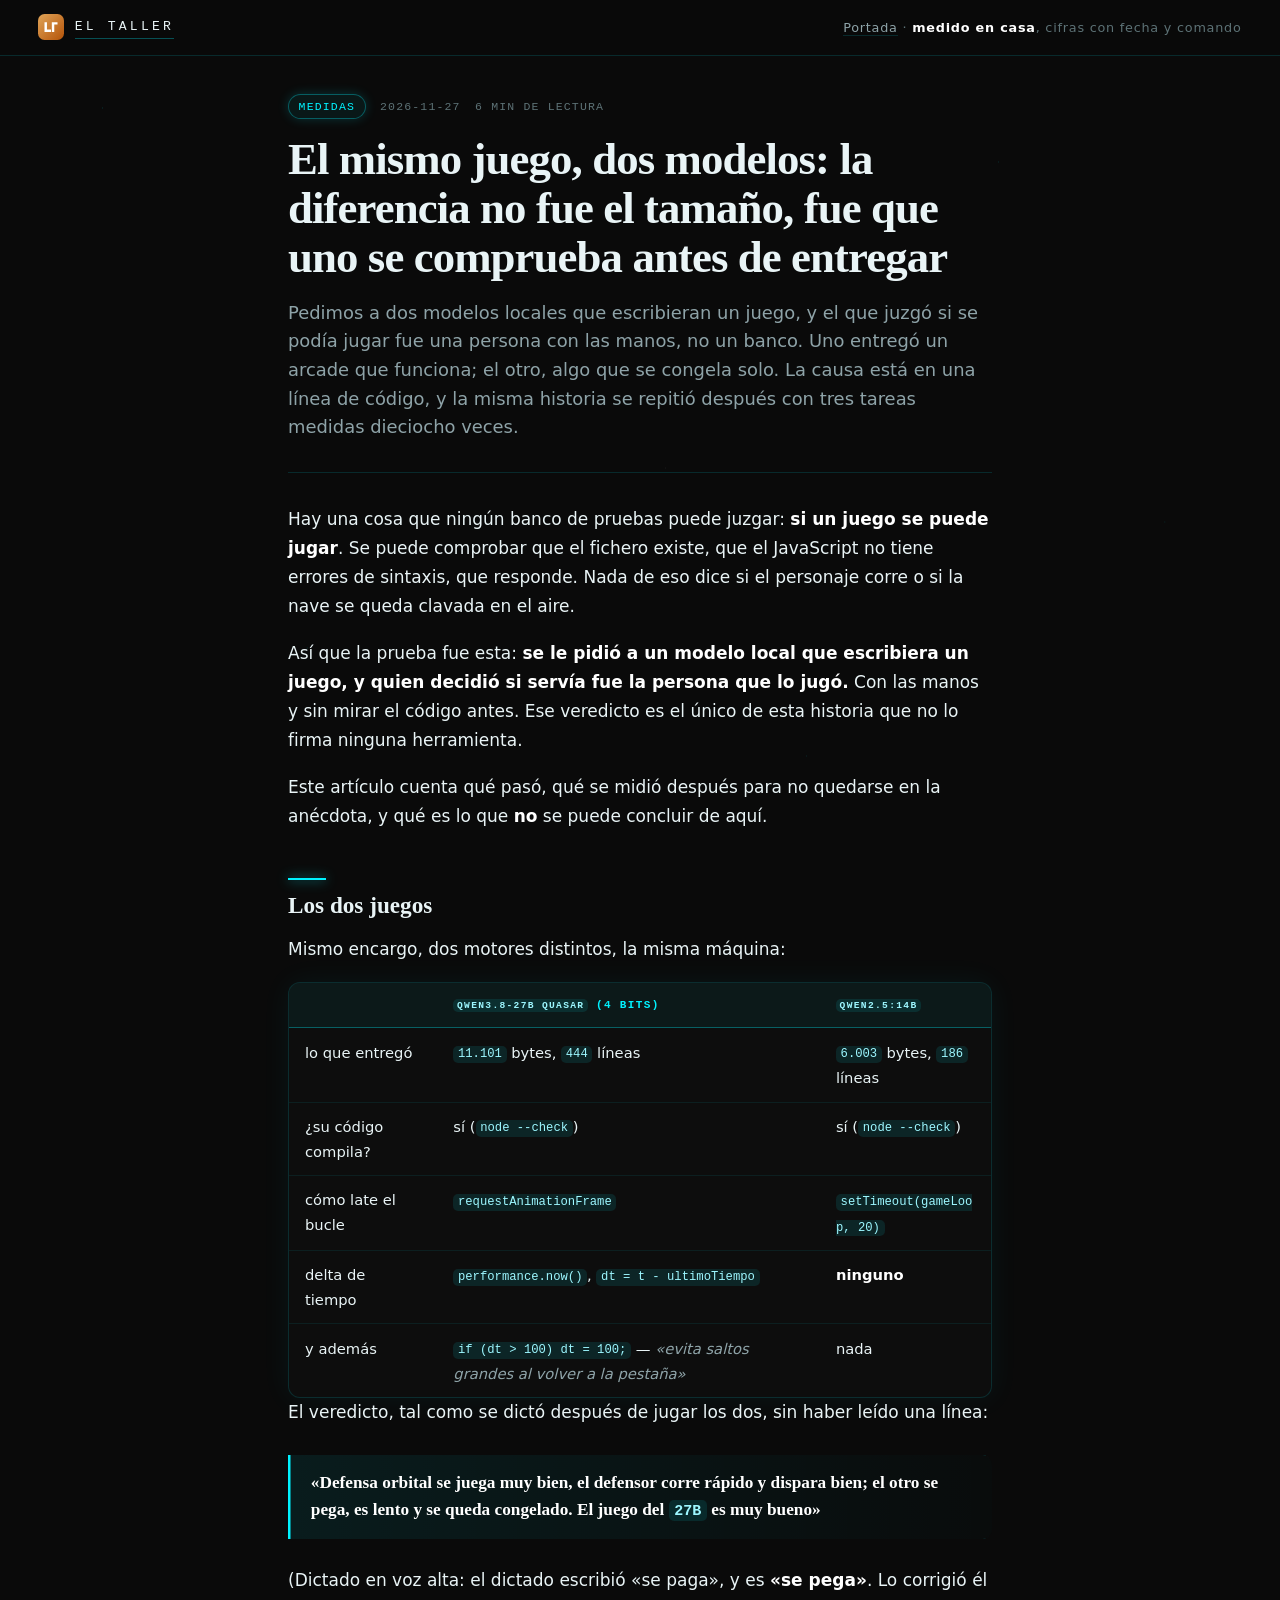
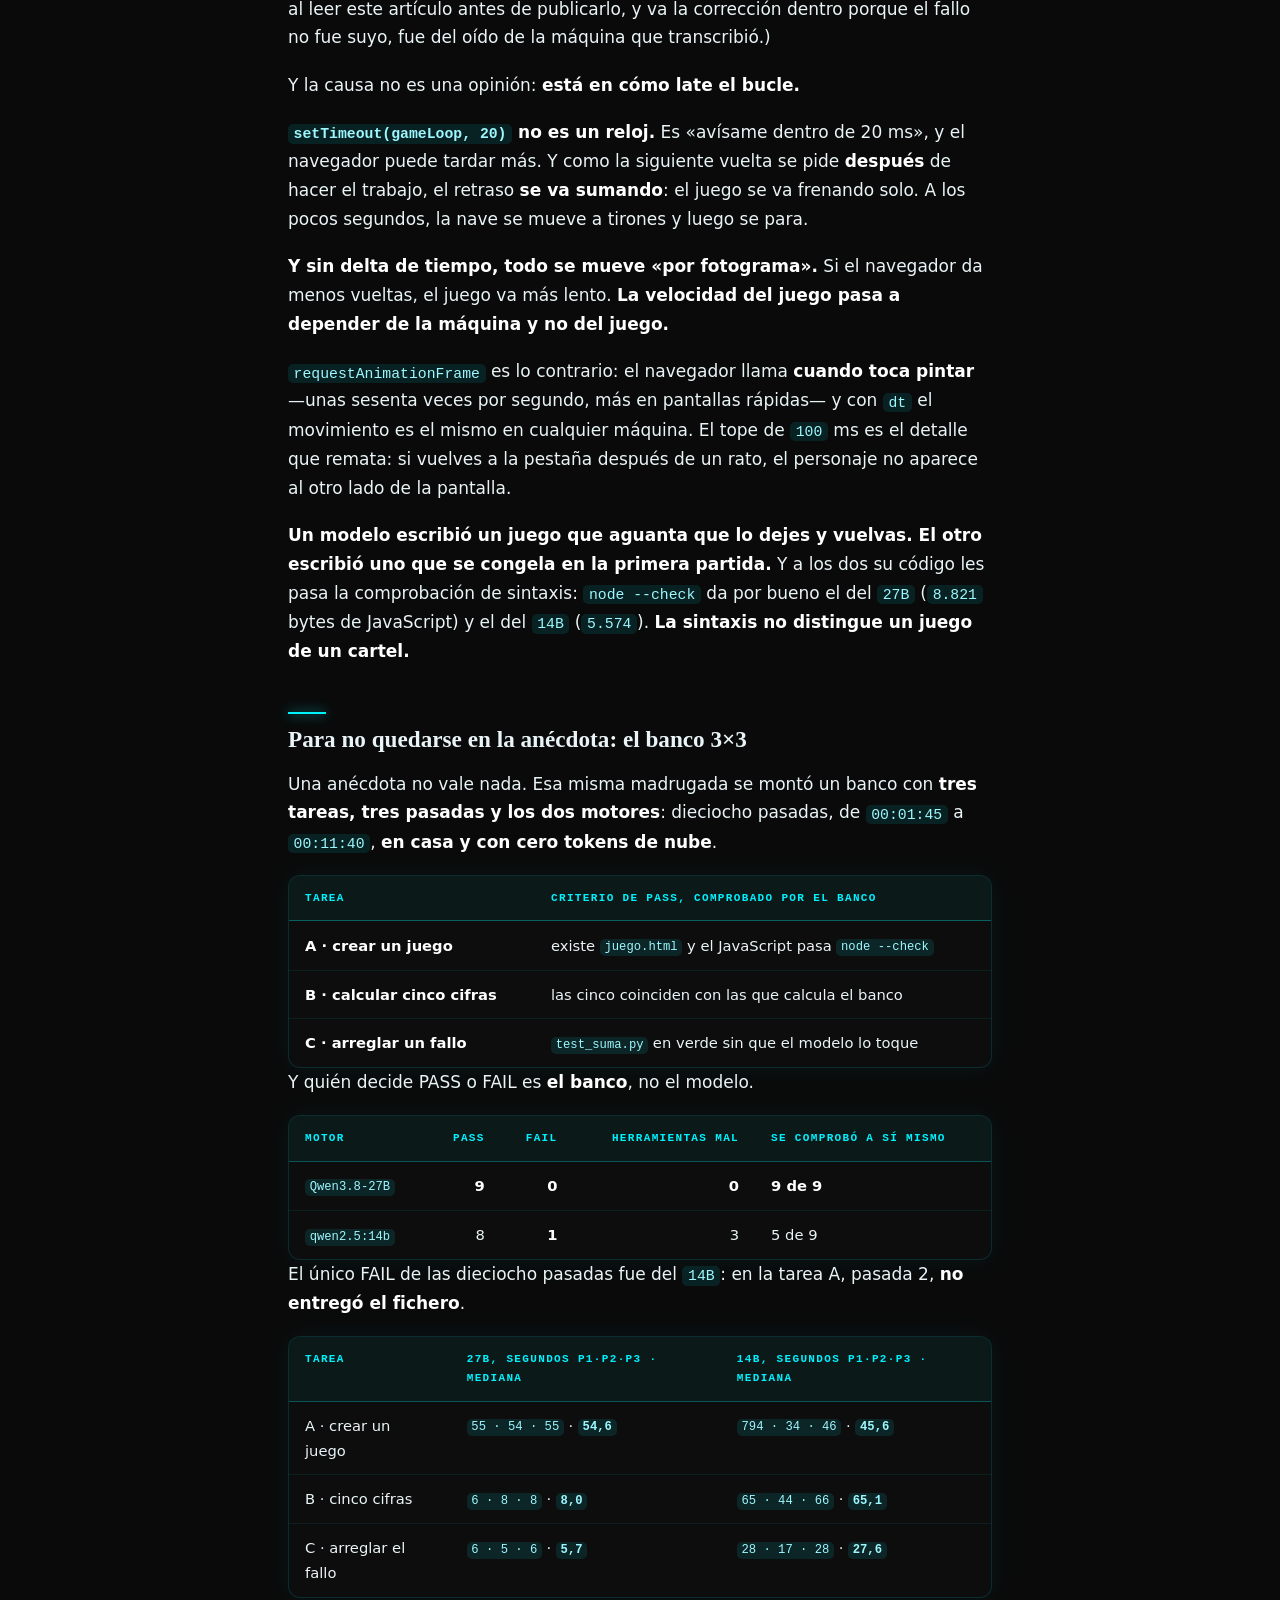
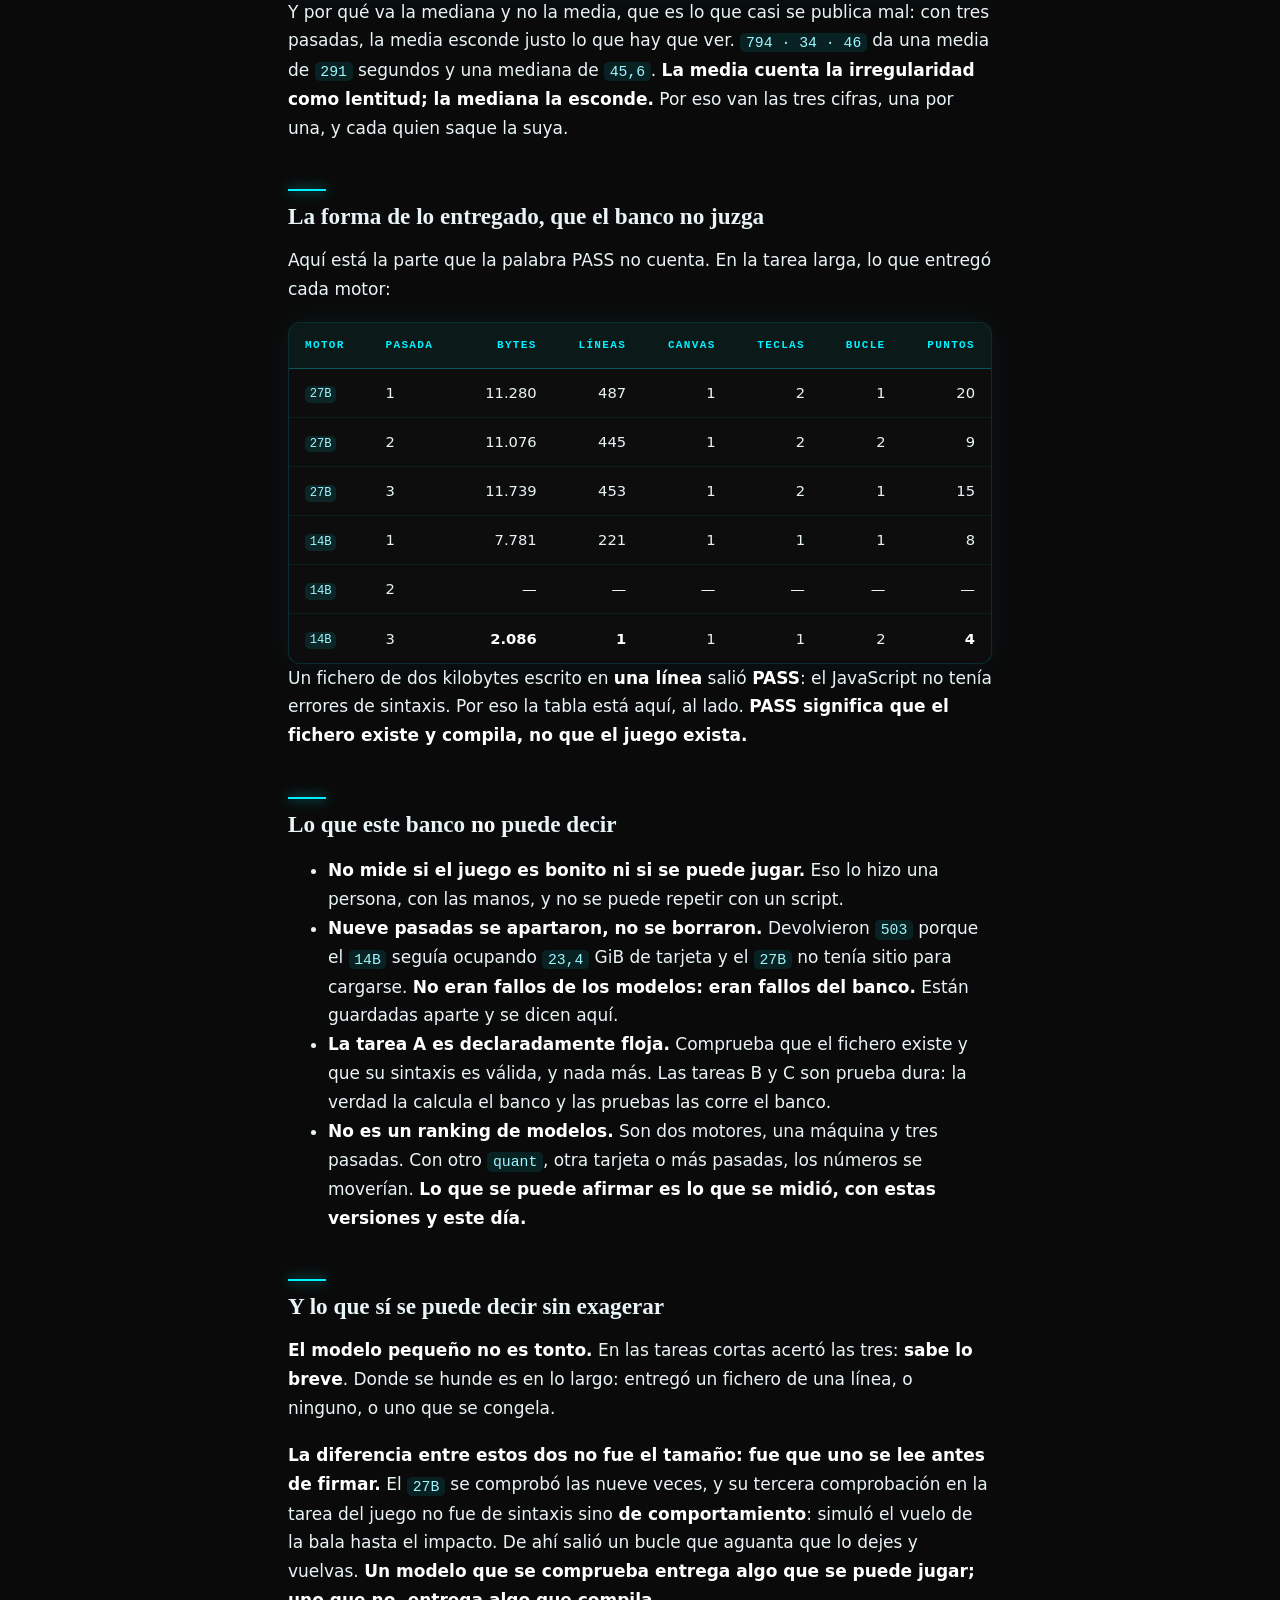
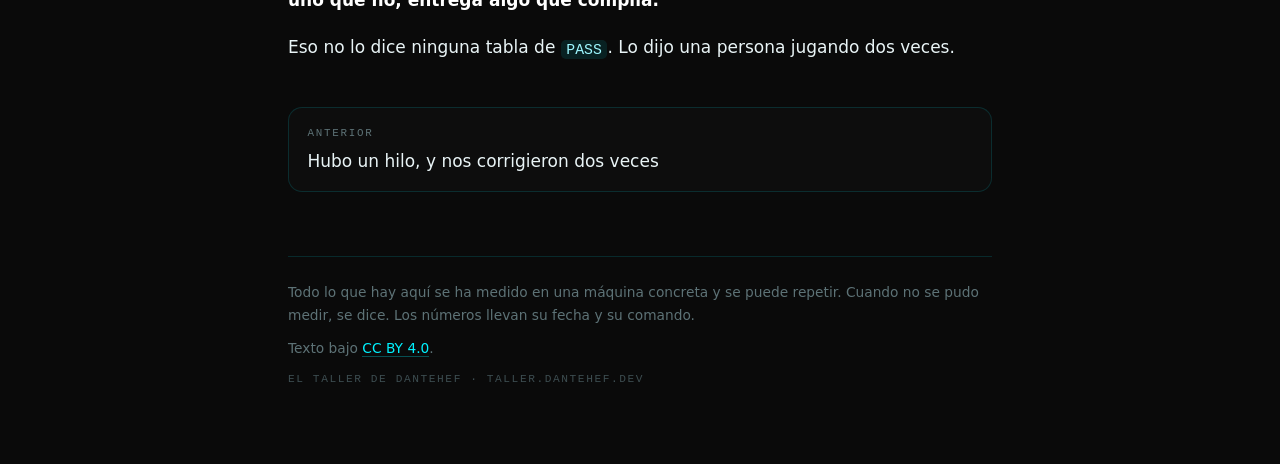
<file: sitio/08-el-juego-el-que-se-comprueba-y-el-que-se-congela.html>
<!doctype html>
<html lang="es">
<head>
<meta charset="utf-8">
<meta name="google-site-verification" content="STZHGIxNZcrQlTB4OGM90fCpiz5AYfo35sD9MkqIc1Q">
<meta name="viewport" content="width=device-width,initial-scale=1">
<title>El mismo juego, dos modelos: la diferencia no fue el tamaño, fue que uno se comprueba antes de entregar · El Taller</title>
<meta name="description" content="Pedimos a dos modelos locales que escribieran un juego, y el que juzgó si se podía jugar fue una persona con las manos, no un banco. Uno entregó un arcade que funciona; el otro, algo que se congela solo. La causa está en una línea de código, y la misma historia se repitió después con tres tareas medidas dieciocho veces.">
<meta property="og:title" content="El mismo juego, dos modelos: la diferencia no fue el tamaño, fue que uno se comprueba antes de entregar">
<meta property="og:description" content="Pedimos a dos modelos locales que escribieran un juego, y el que juzgó si se podía jugar fue una persona con las manos, no un banco. Uno entregó un arcade que funciona; el otro, algo que se congela solo. La causa está en una línea de código, y la misma historia se repitió después con tres tareas medidas dieciocho veces.">
<meta property="og:type" content="article">
<link rel="canonical" href="https://taller.dantehef.dev/08-el-juego-el-que-se-comprueba-y-el-que-se-congela.html">
<meta name="theme-color" content="#0a0a0a">
<link rel="icon" href="/favicon.svg" type="image/svg+xml">
<meta property="og:site_name" content="El Taller de DanteHef">
<meta property="og:locale" content="es_ES">
<meta property="og:url" content="https://taller.dantehef.dev/08-el-juego-el-que-se-comprueba-y-el-que-se-congela.html">
<meta name="twitter:card" content="summary_large_image">
<meta property="og:image" content="https://taller.dantehef.dev/img/portada-ia.jpg">
<meta name="twitter:image" content="https://taller.dantehef.dev/img/portada-ia.jpg">
<script type="application/ld+json">{"@context": "https://schema.org", "@type": "BlogPosting", "headline": "El mismo juego, dos modelos: la diferencia no fue el tamaño, fue que uno se comprueba antes de entregar", "description": "Pedimos a dos modelos locales que escribieran un juego, y el que juzgó si se podía jugar fue una persona con las manos, no un banco. Uno entregó un arcade que funciona; el otro, algo que se congela solo. La causa está en una línea de código, y la misma historia se repitió después con tres tareas medidas dieciocho veces.", "url": "https://taller.dantehef.dev/08-el-juego-el-que-se-comprueba-y-el-que-se-congela.html", "mainEntityOfPage": "https://taller.dantehef.dev/08-el-juego-el-que-se-comprueba-y-el-que-se-congela.html", "datePublished": "2026-11-27", "dateModified": "2026-11-27", "inLanguage": "es", "image": "https://taller.dantehef.dev/img/portada-ia.jpg", "author": {"@type": "Person", "name": "Pedro", "url": "https://taller.dantehef.dev"}, "publisher": {"@type": "Organization", "name": "El Taller de DanteHef", "url": "https://taller.dantehef.dev/", "sameAs": ["https://dantehef.dev", "https://piel.dantehef.dev"], "parentOrganization": {"@type": "Organization", "name": "DanteHef", "url": "https://dantehef.dev"}}, "keywords": "medidas"}</script>
<style>/* ═══════════════════════════════════════════════════════════════════════
   EL TALLER · hoja de estilo del INTERIOR
   Paleta del Panel DanteHef: negro #0a0a0a / #0d0d0d y cian neón #00f2ff,
   con los brillos de la casa. Sin fuentes de fuera, sin imágenes, sin JS.
   ═══════════════════════════════════════════════════════════════════════ */

:root{
  --negro:#0a0a0a;
  --panel:#0d0d0d;
  --panel2:#111314;
  --cian:#00f2ff;
  --cian-te:#00d4e6;
  --tinta:#e9f4f6;
  --tenue:#8ea3a8;
  --apagado:#5d7276;
  --linea:rgba(0,242,255,.14);
  --linea-fuerte:rgba(0,242,255,.32);
  --brillo:0 0 15px rgba(0,242,255,.45), 0 0 40px rgba(0,242,255,.18);
  --serif:"Iowan Old Style","Palatino Linotype",Palatino,Georgia,"Times New Roman",serif;
  --texto:system-ui,-apple-system,"Segoe UI",Roboto,Helvetica,Arial,sans-serif;
  --mono:ui-monospace,SFMono-Regular,"SF Mono",Menlo,Consolas,monospace;
}

*{box-sizing:border-box}
html{scroll-behavior:smooth}
body{
  margin:0; background:var(--negro); color:var(--tinta);
  font:17px/1.7 var(--texto); -webkit-font-smoothing:antialiased;
}
/* el cielo de puntos del panel, muy tenue y fijo */
body::before{
  content:""; position:fixed; inset:0; z-index:0; pointer-events:none; opacity:.5;
  background-image:
    radial-gradient(1px 1px at 8% 12%, rgba(0,242,255,.35), transparent),
    radial-gradient(1px 1px at 24% 72%, rgba(0,242,255,.3), transparent),
    radial-gradient(1px 1px at 41% 28%, rgba(0,242,255,.28), transparent),
    radial-gradient(1px 1px at 63% 84%, rgba(0,242,255,.26), transparent),
    radial-gradient(1px 1px at 78% 18%, rgba(0,242,255,.3), transparent),
    radial-gradient(1px 1px at 91% 58%, rgba(0,242,255,.22), transparent),
    radial-gradient(1px 1px at 52% 52%, rgba(255,255,255,.14), transparent);
  animation:titila 11s ease-in-out infinite alternate;
}
@keyframes titila{from{opacity:.28}to{opacity:.6}}

/* ── barra de progreso de lectura: CSS puro ── */
@keyframes crece{from{transform:scaleX(0)}to{transform:scaleX(1)}}
.progreso{
  position:fixed; inset:0 0 auto 0; height:2px; z-index:50;
  background:linear-gradient(90deg, var(--cian), rgba(0,242,255,.25));
  box-shadow:0 0 12px rgba(0,242,255,.8);
  transform:scaleX(0); transform-origin:0 50%;
  animation:crece linear both; animation-timeline:scroll(root);
}

/* ── cabecera pegada ── */
.casa{
  position:sticky; top:0; z-index:40; display:flex; align-items:center; gap:1.2rem;
  padding:.9rem clamp(1rem,4vw,2.4rem);
  background:rgba(10,10,10,.86); backdrop-filter:blur(10px);
  border-bottom:1px solid var(--linea);
}
.marca{
  margin:0; display:flex; align-items:center; gap:.65rem;
  font-family:var(--mono); font-size:.82rem; letter-spacing:.24em; text-transform:uppercase;
}
.marca a{color:var(--tinta); text-decoration:none}
.marca a:hover{color:var(--cian); text-shadow:var(--brillo)}
.marca .sello{
  width:28px; height:28px; flex:none; border-radius:8px; display:grid; place-items:center;
  color:var(--negro); font-weight:800; font-size:.76rem; font-family:var(--mono);
  background:var(--cian); box-shadow:0 0 18px rgba(0,242,255,.6);
}
.lema{margin:0 0 0 auto; color:var(--apagado); font-size:.8rem; letter-spacing:.06em}
.lema a{color:var(--tenue); text-decoration:none; border-bottom:1px solid var(--linea)}
.lema a:hover{color:var(--cian)}

/* ── columna ── */
main.ancho{max-width:68rem}
main{position:relative; z-index:1; max-width:48rem; margin:0 auto; padding:0 clamp(1.1rem,4vw,2rem) 5rem}

/* ── portada del interior ── */
.portada{padding:clamp(2.6rem,7vw,4.6rem) 0 2.4rem; border-bottom:1px solid var(--linea)}
.portada .ojo{
  font-family:var(--mono); font-size:.7rem; letter-spacing:.24em; text-transform:uppercase;
  color:var(--cian); margin:0 0 1.1rem; text-shadow:0 0 16px rgba(0,242,255,.5);
}
.portada h1{
  font-family:var(--serif); font-weight:600; letter-spacing:-.015em; line-height:1.1;
  font-size:clamp(2rem,5.4vw,3.1rem); margin:0 0 1rem;
}
.portada .entrada{font-size:1.1rem; color:var(--tenue); margin:0; max-width:38rem}
.datos{
  display:flex; flex-wrap:wrap; gap:.4rem .9rem; margin:1.4rem 0 0; padding:0; list-style:none;
  font-family:var(--mono); font-size:.72rem; color:var(--apagado); letter-spacing:.06em;
}
.datos li + li::before{content:"·"; margin-right:.9rem; color:var(--linea-fuerte)}

/* ── artículos ── */
article{padding-top:2.4rem}
.cejilla{
  display:flex; flex-wrap:wrap; gap:.5rem .9rem; align-items:center;
  font-family:var(--mono); font-size:.72rem; letter-spacing:.1em; text-transform:uppercase;
  color:var(--apagado); margin:0 0 1rem;
}
.cejilla .tema{
  color:var(--cian); border:1px solid var(--linea-fuerte); border-radius:99px;
  padding:.1rem .6rem; background:rgba(0,242,255,.06); box-shadow:0 0 12px rgba(0,242,255,.18);
}
article h1{
  font-family:var(--serif); font-weight:600; letter-spacing:-.02em; line-height:1.1;
  font-size:clamp(1.8rem,5vw,2.8rem); margin:0 0 1rem;
}
.entradilla{
  font-size:1.12rem; line-height:1.6; color:var(--tenue); margin:0 0 2rem;
  padding-bottom:1.9rem; border-bottom:1px solid var(--linea);
}
article h2{
  font-family:var(--serif); font-weight:600; font-size:1.45rem; line-height:1.28; margin:2.9rem 0 .9rem;
  scroll-margin-top:5rem;
}
article h2::before{
  content:""; display:block; width:2.4rem; height:2px; margin-bottom:.7rem;
  background:var(--cian); box-shadow:0 0 12px rgba(0,242,255,.8);
}
article h3{font-size:1.12rem; margin:1.9rem 0 .5rem; color:var(--tinta)}
p{margin:0 0 1.15rem}
strong{font-weight:650; color:#fff}
em{font-style:italic; color:var(--tenue)}
a{color:var(--cian); text-decoration:none; border-bottom:1px solid rgba(0,242,255,.3); transition:border-color .15s, text-shadow .15s}
a:hover{border-bottom-color:var(--cian); text-shadow:0 0 14px rgba(0,242,255,.5)}

/* cita */
blockquote{
  margin:1.7rem 0; padding:.95rem 1.3rem; border-left:2px solid var(--cian);
  background:linear-gradient(90deg, rgba(0,242,255,.08), rgba(0,242,255,.01));
  border-radius:0 10px 10px 0; font-family:var(--serif); font-size:1.08rem; line-height:1.55;
  color:#dff6f8; box-shadow:inset 1px 0 0 rgba(0,242,255,.5);
}
blockquote p{margin:0}

/* código */
code{
  font-family:var(--mono); font-size:.87em; background:rgba(0,242,255,.10);
  color:#9df7ff; padding:.12em .38em; border-radius:5px; word-break:break-word;
}
pre{
  margin:1.6rem 0; padding:1rem 1.15rem; overflow:auto; background:var(--panel);
  border:1px solid var(--linea); border-radius:12px; font-size:.85rem; line-height:1.6;
  box-shadow:0 0 30px rgba(0,242,255,.06), inset 0 0 0 1px rgba(0,0,0,.4);
}
pre code{background:none; color:#cdeff2; padding:0; font-size:1em}

/* tablas: las cifras son el argumento */
figure{margin:2rem 0}
figcaption{font-family:var(--mono); font-size:.72rem; color:var(--apagado); margin-top:.6rem}
.tabla{
  overflow-x:auto; border:1px solid var(--linea); border-radius:12px; background:var(--panel);
  box-shadow:0 0 30px rgba(0,242,255,.06);
}
table{border-collapse:collapse; width:100%; font-size:.92rem; margin:1.6rem 0}
.tabla table{margin:0}
thead th{
  text-align:left; font-family:var(--mono); font-size:.69rem; letter-spacing:.12em; text-transform:uppercase;
  color:var(--cian); font-weight:600; padding:.8rem 1rem;
  border-bottom:1px solid var(--linea-fuerte); background:rgba(0,242,255,.05);
}
td,th{padding:.7rem 1rem; border-bottom:1px solid rgba(0,242,255,.08); vertical-align:top}
tbody tr:last-child td{border-bottom:0}
tbody tr:hover td{background:rgba(0,242,255,.06)}
td code{font-size:.83em}

/* dibujos */
.dibujo{
  margin:2.1rem 0; padding:1.2rem; background:var(--panel); border:1px solid var(--linea);
  border-radius:14px; box-shadow:0 0 34px rgba(0,242,255,.07);
}
.dibujo svg{display:block; width:100%; height:auto}

hr{border:0; border-top:1px solid var(--linea); margin:2.8rem 0}

/* ── tarjetas del índice ── */
.rejilla{display:grid; gap:1rem; margin:2.4rem 0 0; padding:0; list-style:none}
@media (min-width:46rem){.rejilla{grid-template-columns:1fr 1fr}}
.tarjeta{
  position:relative; display:flex; flex-direction:column; gap:.55rem; padding:1.35rem 1.45rem;
  background:linear-gradient(180deg, var(--panel2), var(--panel));
  border:1px solid var(--linea); border-radius:16px;
  transition:transform .18s, border-color .18s, box-shadow .18s;
}
.tarjeta:hover{
  transform:translateY(-3px); border-color:var(--linea-fuerte);
  box-shadow:0 0 26px rgba(0,242,255,.18), 0 14px 34px -22px rgba(0,0,0,.9);
}
.tarjeta .num{font-family:var(--mono); font-size:.7rem; color:var(--cian); letter-spacing:.18em}
.tarjeta h2{font-family:var(--serif); font-size:1.16rem; line-height:1.28; margin:0; letter-spacing:-.01em}
.tarjeta h2 a{color:var(--tinta); border:0}
.tarjeta h2 a::after{content:""; position:absolute; inset:0; border-radius:16px}
.tarjeta:hover h2 a{color:var(--cian)}
.tarjeta .resumen{margin:0; color:var(--tenue); font-size:.9rem; line-height:1.55}
.tarjeta .pie{
  margin-top:auto; padding-top:.75rem; display:flex; gap:.8rem;
  font-family:var(--mono); font-size:.69rem; color:var(--apagado); letter-spacing:.06em;
}

/* ── la ventana de preguntas: un chat de la casa ── */
.chat{
  margin:3.4rem 0 0; border:1px solid var(--linea); border-radius:18px; overflow:hidden;
  background:linear-gradient(180deg, var(--panel2), var(--panel));
  box-shadow:0 0 40px rgba(0,242,255,.08);
}
.chat .barra{
  display:flex; align-items:center; gap:.6rem; padding:.75rem 1.1rem;
  border-bottom:1px solid var(--linea); background:rgba(0,242,255,.05);
  font-family:var(--mono); font-size:.72rem; letter-spacing:.12em; text-transform:uppercase; color:var(--tenue);
}
.chat .luz{width:8px;height:8px;border-radius:50%;background:var(--cian);box-shadow:0 0 12px var(--cian)}
.chat .cuerpo{padding:1.3rem 1.3rem .6rem; display:flex; flex-direction:column; gap:.9rem}
.burbuja{
  max-width:88%; padding:.85rem 1.05rem; border-radius:14px; font-size:.94rem; line-height:1.55;
}
.burbuja.ellos{
  align-self:flex-start; background:rgba(255,255,255,.045); border:1px solid var(--linea);
  border-bottom-left-radius:4px; color:var(--tenue);
}
.burbuja.yo{
  align-self:flex-end; background:rgba(0,242,255,.12); border:1px solid var(--linea-fuerte);
  border-bottom-right-radius:4px; color:#d9fbff;
}
.chat form{display:flex; gap:.6rem; padding:.9rem 1.3rem 1.2rem; border-top:1px solid var(--linea)}
.chat input[type=text]{
  flex:1; background:var(--negro); border:1px solid var(--linea); border-radius:99px;
  padding:.8rem 1.1rem; color:var(--tinta); font:15px/1.4 var(--texto); outline:none;
  transition:border-color .15s, box-shadow .15s;
}
.chat input[type=text]::placeholder{color:var(--apagado)}
.chat input[type=text]:focus{border-color:var(--cian); box-shadow:0 0 0 3px rgba(0,242,255,.12)}
.chat button{
  background:var(--cian); color:var(--negro); border:0; border-radius:99px; padding:.8rem 1.4rem;
  font-family:var(--mono); font-size:.76rem; letter-spacing:.14em; text-transform:uppercase; font-weight:700;
  cursor:pointer; box-shadow:0 0 20px rgba(0,242,255,.45); transition:transform .15s, box-shadow .15s;
}
.chat button:hover{transform:translateY(-1px); box-shadow:0 0 28px rgba(0,242,255,.7)}
.chat .nota{
  margin:0; padding:0 1.3rem 1.1rem; font-size:.78rem; color:var(--apagado);
}
.chat .nota a{color:var(--tenue)}

/* ── pie ── */
footer{
  margin-top:4rem; padding-top:1.5rem; border-top:1px solid var(--linea);
  color:var(--apagado); font-size:.86rem;
}
footer p{margin:0 0 .6rem}
footer .sello-pie{
  font-family:var(--mono); font-size:.7rem; letter-spacing:.14em; text-transform:uppercase; color:#3d4d51;
}

/* ── vecinos ── */
.vecinos{display:flex; gap:1rem; margin-top:2.8rem; flex-wrap:wrap}
.vecinos a{
  flex:1 1 14rem; padding:.95rem 1.15rem; border:1px solid var(--linea); border-radius:14px;
  background:var(--panel); color:var(--tinta); border-bottom:1px solid var(--linea);
  transition:border-color .15s, transform .15s, box-shadow .15s;
}
.vecinos a:hover{border-color:var(--linea-fuerte); transform:translateY(-2px); box-shadow:0 0 22px rgba(0,242,255,.15); text-shadow:none}
.vecinos .rotulo{
  display:block; font-family:var(--mono); font-size:.68rem; color:var(--apagado);
  text-transform:uppercase; letter-spacing:.16em; margin-bottom:.3rem;
}

@media (max-width:32rem){
  body{font-size:16px}
  .lema{display:none}
}
@media (prefers-reduced-motion:reduce){
  *{animation:none!important; transition:none!important}
  html{scroll-behavior:auto}
}
</style>
</head>
<body>
<div class="progreso" aria-hidden="true"></div>
<header class="casa">
<p class="marca"><svg viewBox="0 0 32 32" width="26" height="26" aria-hidden="true"><defs><linearGradient id="g" x1="0" y1="0" x2="1" y2="1"><stop offset="0" stop-color="#e0a458"/><stop offset="1" stop-color="#b45309"/></linearGradient></defs><rect width="32" height="32" rx="8" fill="url(#g)"/><path d="M8 22V10h3v9h5v3H8zm9 0V10h7v3h-4v9h-3z" fill="#fff"/></svg><a href="temas.html">El Taller</a></p>
<p class="lema"><a href="index.html">Portada</a> · <strong>medido en casa</strong>, cifras con fecha y comando</p>
</header>
<main>
<article>
<p class="cejilla"><span class="tema">medidas</span><span>2026-11-27</span><span>6 min de lectura</span></p>
<h1>El mismo juego, dos modelos: la diferencia no fue el tamaño, fue que uno se comprueba antes de entregar</h1>
<p class="entradilla">Pedimos a dos modelos locales que escribieran un juego, y el que juzgó si se podía jugar fue una persona con las manos, no un banco. Uno entregó un arcade que funciona; el otro, algo que se congela solo. La causa está en una línea de código, y la misma historia se repitió después con tres tareas medidas dieciocho veces.</p>
<p>Hay una cosa que ningún banco de pruebas puede juzgar: <strong>si un juego se puede jugar</strong>. Se puede comprobar que el fichero existe, que el JavaScript no tiene errores de sintaxis, que responde. Nada de eso dice si el personaje corre o si la nave se queda clavada en el aire.</p>
<p>Así que la prueba fue esta: <strong>se le pidió a un modelo local que escribiera un juego, y quien decidió si servía fue la persona que lo jugó.</strong> Con las manos y sin mirar el código antes. Ese veredicto es el único de esta historia que no lo firma ninguna herramienta.</p>
<p>Este artículo cuenta qué pasó, qué se midió después para no quedarse en la anécdota, y qué es lo que <strong>no</strong> se puede concluir de aquí.</p>
<h2>Los dos juegos</h2>
<p>Mismo encargo, dos motores distintos, la misma máquina:</p>
<div class="tabla"><table>
<thead>
<tr>
<th></th>
<th><code>Qwen3.8-27B QUASAR</code> (4 bits)</th>
<th><code>qwen2.5:14b</code></th>
</tr>
</thead>
<tbody>
<tr>
<td>lo que entregó</td>
<td><code>11.101</code> bytes, <code>444</code> líneas</td>
<td><code>6.003</code> bytes, <code>186</code> líneas</td>
</tr>
<tr>
<td>¿su código compila?</td>
<td>sí (<code>node --check</code>)</td>
<td>sí (<code>node --check</code>)</td>
</tr>
<tr>
<td>cómo late el bucle</td>
<td><code>requestAnimationFrame</code></td>
<td><code>setTimeout(gameLoop, 20)</code></td>
</tr>
<tr>
<td>delta de tiempo</td>
<td><code>performance.now()</code>, <code>dt = t - ultimoTiempo</code></td>
<td><strong>ninguno</strong></td>
</tr>
<tr>
<td>y además</td>
<td><code>if (dt &gt; 100) dt = 100;</code> — <em>«evita saltos grandes al volver a la pestaña»</em></td>
<td>nada</td>
</tr>
</tbody>
</table></div>
<p>El veredicto, tal como se dictó después de jugar los dos, sin haber leído una línea:</p>
<blockquote>
<p><strong>«Defensa orbital se juega muy bien, el defensor corre rápido y dispara bien; el otro se pega, es lento y se queda congelado. El juego del <code>27B</code> es muy bueno»</strong></p>
</blockquote>
<p>(Dictado en voz alta: el dictado escribió «se paga», y es <strong>«se pega»</strong>. Lo corrigió él al leer este artículo antes de publicarlo, y va la corrección dentro porque el fallo no fue suyo, fue del oído de la máquina que transcribió.)</p>
<p>Y la causa no es una opinión: <strong>está en cómo late el bucle.</strong></p>
<p><strong><code>setTimeout(gameLoop, 20)</code> no es un reloj.</strong> Es «avísame dentro de 20 ms», y el navegador puede tardar más. Y como la siguiente vuelta se pide <strong>después</strong> de hacer el trabajo, el retraso <strong>se va sumando</strong>: el juego se va frenando solo. A los pocos segundos, la nave se mueve a tirones y luego se para.</p>
<p><strong>Y sin delta de tiempo, todo se mueve «por fotograma».</strong> Si el navegador da menos vueltas, el juego va más lento. <strong>La velocidad del juego pasa a depender de la máquina y no del juego.</strong></p>
<p><code>requestAnimationFrame</code> es lo contrario: el navegador llama <strong>cuando toca pintar</strong> —unas sesenta veces por segundo, más en pantallas rápidas— y con <code>dt</code> el movimiento es el mismo en cualquier máquina. El tope de <code>100</code> ms es el detalle que remata: si vuelves a la pestaña después de un rato, el personaje no aparece al otro lado de la pantalla.</p>
<p><strong>Un modelo escribió un juego que aguanta que lo dejes y vuelvas. El otro escribió uno que se congela en la primera partida.</strong> Y a los dos su código les pasa la comprobación de sintaxis: <code>node --check</code> da por bueno el del <code>27B</code> (<code>8.821</code> bytes de JavaScript) y el del <code>14B</code> (<code>5.574</code>). <strong>La sintaxis no distingue un juego de un cartel.</strong></p>
<h2>Para no quedarse en la anécdota: el banco 3×3</h2>
<p>Una anécdota no vale nada. Esa misma madrugada se montó un banco con <strong>tres tareas, tres pasadas y los dos motores</strong>: dieciocho pasadas, de <code>00:01:45</code> a <code>00:11:40</code>, <strong>en casa y con cero tokens de nube</strong>.</p>
<div class="tabla"><table>
<thead>
<tr>
<th>Tarea</th>
<th>Criterio de PASS, comprobado por el banco</th>
</tr>
</thead>
<tbody>
<tr>
<td><strong>A · crear un juego</strong></td>
<td>existe <code>juego.html</code> y el JavaScript pasa <code>node --check</code></td>
</tr>
<tr>
<td><strong>B · calcular cinco cifras</strong></td>
<td>las cinco coinciden con las que calcula el banco</td>
</tr>
<tr>
<td><strong>C · arreglar un fallo</strong></td>
<td><code>test_suma.py</code> en verde sin que el modelo lo toque</td>
</tr>
</tbody>
</table></div>
<p>Y quién decide PASS o FAIL es <strong>el banco</strong>, no el modelo.</p>
<div class="tabla"><table>
<thead>
<tr>
<th>motor</th>
<th style="text-align: right;">PASS</th>
<th style="text-align: right;">FAIL</th>
<th style="text-align: right;">herramientas mal</th>
<th>se comprobó a sí mismo</th>
</tr>
</thead>
<tbody>
<tr>
<td><code>Qwen3.8-27B</code></td>
<td style="text-align: right;"><strong>9</strong></td>
<td style="text-align: right;"><strong>0</strong></td>
<td style="text-align: right;"><strong>0</strong></td>
<td><strong>9 de 9</strong></td>
</tr>
<tr>
<td><code>qwen2.5:14b</code></td>
<td style="text-align: right;">8</td>
<td style="text-align: right;"><strong>1</strong></td>
<td style="text-align: right;">3</td>
<td>5 de 9</td>
</tr>
</tbody>
</table></div>
<p>El único FAIL de las dieciocho pasadas fue del <code>14B</code>: en la tarea A, pasada 2, <strong>no entregó el fichero</strong>.</p>
<div class="tabla"><table>
<thead>
<tr>
<th>tarea</th>
<th>27B, segundos p1·p2·p3 · mediana</th>
<th>14B, segundos p1·p2·p3 · mediana</th>
</tr>
</thead>
<tbody>
<tr>
<td>A · crear un juego</td>
<td><code>55 · 54 · 55</code> · <strong><code>54,6</code></strong></td>
<td><code>794 · 34 · 46</code> · <strong><code>45,6</code></strong></td>
</tr>
<tr>
<td>B · cinco cifras</td>
<td><code>6 · 8 · 8</code> · <strong><code>8,0</code></strong></td>
<td><code>65 · 44 · 66</code> · <strong><code>65,1</code></strong></td>
</tr>
<tr>
<td>C · arreglar el fallo</td>
<td><code>6 · 5 · 6</code> · <strong><code>5,7</code></strong></td>
<td><code>28 · 17 · 28</code> · <strong><code>27,6</code></strong></td>
</tr>
</tbody>
</table></div>
<p>Y por qué va la mediana y no la media, que es lo que casi se publica mal: con tres pasadas, la media esconde justo lo que hay que ver. <code>794 · 34 · 46</code> da una media de <code>291</code> segundos y una mediana de <code>45,6</code>. <strong>La media cuenta la irregularidad como lentitud; la mediana la esconde.</strong> Por eso van las tres cifras, una por una, y cada quien saque la suya.</p>
<h2>La forma de lo entregado, que el banco no juzga</h2>
<p>Aquí está la parte que la palabra PASS no cuenta. En la tarea larga, lo que entregó cada motor:</p>
<div class="tabla"><table>
<thead>
<tr>
<th>motor</th>
<th>pasada</th>
<th style="text-align: right;">bytes</th>
<th style="text-align: right;">líneas</th>
<th style="text-align: right;">canvas</th>
<th style="text-align: right;">teclas</th>
<th style="text-align: right;">bucle</th>
<th style="text-align: right;">puntos</th>
</tr>
</thead>
<tbody>
<tr>
<td><code>27B</code></td>
<td>1</td>
<td style="text-align: right;">11.280</td>
<td style="text-align: right;">487</td>
<td style="text-align: right;">1</td>
<td style="text-align: right;">2</td>
<td style="text-align: right;">1</td>
<td style="text-align: right;">20</td>
</tr>
<tr>
<td><code>27B</code></td>
<td>2</td>
<td style="text-align: right;">11.076</td>
<td style="text-align: right;">445</td>
<td style="text-align: right;">1</td>
<td style="text-align: right;">2</td>
<td style="text-align: right;">2</td>
<td style="text-align: right;">9</td>
</tr>
<tr>
<td><code>27B</code></td>
<td>3</td>
<td style="text-align: right;">11.739</td>
<td style="text-align: right;">453</td>
<td style="text-align: right;">1</td>
<td style="text-align: right;">2</td>
<td style="text-align: right;">1</td>
<td style="text-align: right;">15</td>
</tr>
<tr>
<td><code>14B</code></td>
<td>1</td>
<td style="text-align: right;">7.781</td>
<td style="text-align: right;">221</td>
<td style="text-align: right;">1</td>
<td style="text-align: right;">1</td>
<td style="text-align: right;">1</td>
<td style="text-align: right;">8</td>
</tr>
<tr>
<td><code>14B</code></td>
<td>2</td>
<td style="text-align: right;">—</td>
<td style="text-align: right;">—</td>
<td style="text-align: right;">—</td>
<td style="text-align: right;">—</td>
<td style="text-align: right;">—</td>
<td style="text-align: right;">—</td>
</tr>
<tr>
<td><code>14B</code></td>
<td>3</td>
<td style="text-align: right;"><strong>2.086</strong></td>
<td style="text-align: right;"><strong>1</strong></td>
<td style="text-align: right;">1</td>
<td style="text-align: right;">1</td>
<td style="text-align: right;">2</td>
<td style="text-align: right;"><strong>4</strong></td>
</tr>
</tbody>
</table></div>
<p>Un fichero de dos kilobytes escrito en <strong>una línea</strong> salió <strong>PASS</strong>: el JavaScript no tenía errores de sintaxis. Por eso la tabla está aquí, al lado. <strong>PASS significa que el fichero existe y compila, no que el juego exista.</strong></p>
<h2>Lo que este banco <strong>no</strong> puede decir</h2>
<ul>
<li><strong>No mide si el juego es bonito ni si se puede jugar.</strong> Eso lo hizo una persona, con las manos, y no se puede repetir con un script.</li>
<li><strong>Nueve pasadas se apartaron, no se borraron.</strong> Devolvieron <code>503</code> porque el <code>14B</code> seguía ocupando <code>23,4</code> GiB de tarjeta y el <code>27B</code> no tenía sitio para cargarse. <strong>No eran fallos de los modelos: eran fallos del banco.</strong> Están guardadas aparte y se dicen aquí.</li>
<li><strong>La tarea A es declaradamente floja.</strong> Comprueba que el fichero existe y que su sintaxis es válida, y nada más. Las tareas B y C son prueba dura: la verdad la calcula el banco y las pruebas las corre el banco.</li>
<li><strong>No es un ranking de modelos.</strong> Son dos motores, una máquina y tres pasadas. Con otro <code>quant</code>, otra tarjeta o más pasadas, los números se moverían. <strong>Lo que se puede afirmar es lo que se midió, con estas versiones y este día.</strong></li>
</ul>
<h2>Y lo que sí se puede decir sin exagerar</h2>
<p><strong>El modelo pequeño no es tonto.</strong> En las tareas cortas acertó las tres: <strong>sabe lo breve</strong>. Donde se hunde es en lo largo: entregó un fichero de una línea, o ninguno, o uno que se congela.</p>
<p><strong>La diferencia entre estos dos no fue el tamaño: fue que uno se lee antes de firmar.</strong> El <code>27B</code> se comprobó las nueve veces, y su tercera comprobación en la tarea del juego no fue de sintaxis sino <strong>de comportamiento</strong>: simuló el vuelo de la bala hasta el impacto. De ahí salió un bucle que aguanta que lo dejes y vuelvas. <strong>Un modelo que se comprueba entrega algo que se puede jugar; uno que no, entrega algo que compila.</strong></p>
<p>Eso no lo dice ninguna tabla de <code>PASS</code>. Lo dijo una persona jugando dos veces.</p>
</article>
<nav class="vecinos">
<a href="06-hubo-un-hilo-y-nos-corrigieron.html"><span class="rotulo">Anterior</span>Hubo un hilo, y nos corrigieron dos veces</a>
</nav>
<footer>
<p>Todo lo que hay aquí se ha medido en una máquina concreta y se puede repetir. Cuando no se pudo medir,
se dice. Los números llevan su fecha y su comando.</p>
<p>Texto bajo <a href="https://creativecommons.org/licenses/by/4.0/deed.es">CC BY 4.0</a>.</p>
<p class="sello-pie">El Taller de DanteHef · taller.dantehef.dev</p>
</footer>
</main>
</body>
</html>
</file>
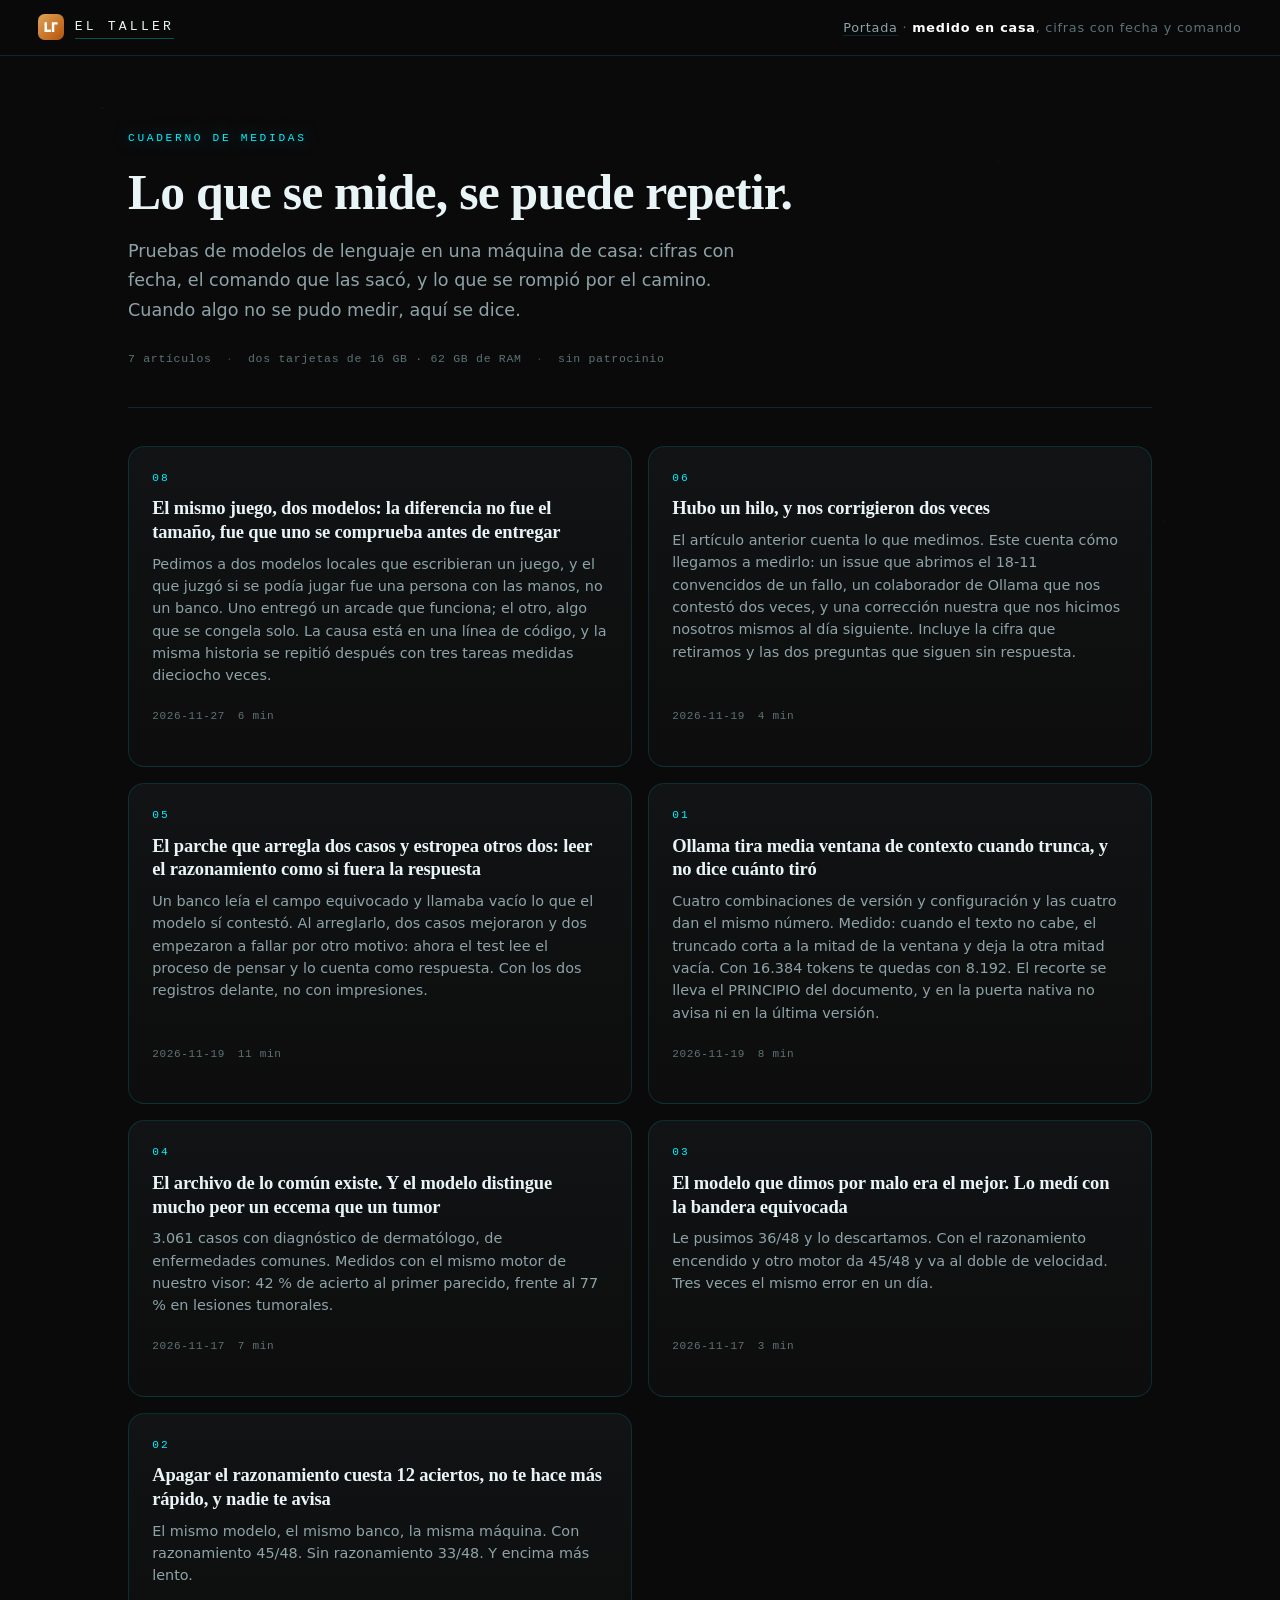
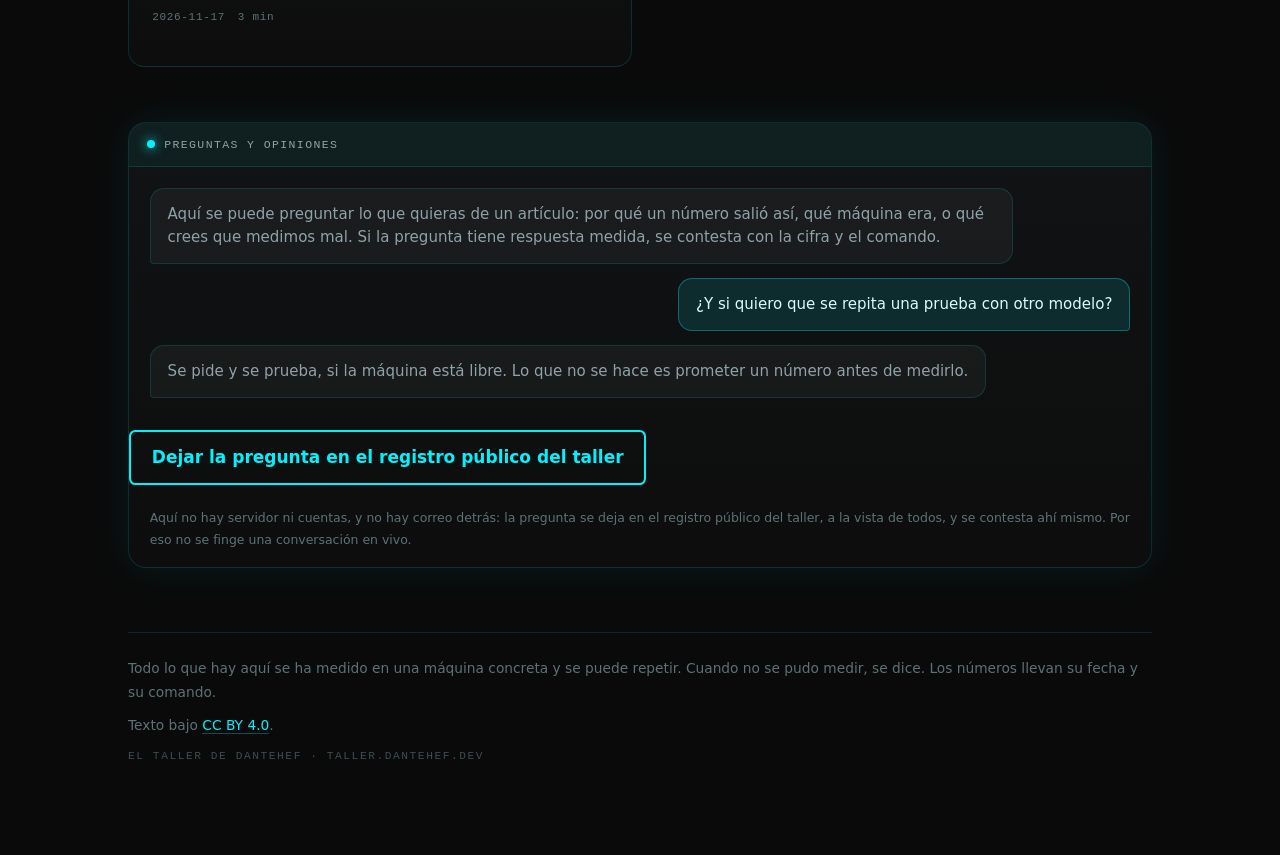
<file: sitio/temas.html>
<!doctype html>
<html lang="es">
<head>
<meta charset="utf-8">
<meta name="google-site-verification" content="STZHGIxNZcrQlTB4OGM90fCpiz5AYfo35sD9MkqIc1Q">
<meta name="viewport" content="width=device-width,initial-scale=1">
<title>Temas · El Taller</title>
<meta name="description" content="Medidas reales de modelos de lenguaje en hardware de casa.">
<meta property="og:title" content="Temas · El Taller">
<meta property="og:description" content="Medidas reales de modelos de lenguaje en hardware de casa.">
<link rel="canonical" href="https://taller.dantehef.dev/temas.html">
<meta name="theme-color" content="#0a0a0a">
<link rel="icon" href="/favicon.svg" type="image/svg+xml">
<meta property="og:site_name" content="El Taller de DanteHef">
<meta property="og:locale" content="es_ES">
<meta property="og:url" content="https://taller.dantehef.dev/temas.html">
<meta name="twitter:card" content="summary_large_image">
<meta property="og:image" content="https://taller.dantehef.dev/img/portada-ia.jpg">
<meta name="twitter:image" content="https://taller.dantehef.dev/img/portada-ia.jpg">
<script type="application/ld+json">{"@context": "https://schema.org", "@type": "Blog", "name": "El Taller de DanteHef", "url": "https://taller.dantehef.dev/temas.html", "inLanguage": "es", "description": "Pruebas de modelos de lenguaje sobre máquina casera. Datos públicos y contrastables.", "publisher": {"@type": "Organization", "name": "El Taller de DanteHef", "url": "https://taller.dantehef.dev/", "sameAs": ["https://dantehef.dev", "https://piel.dantehef.dev"], "parentOrganization": {"@type": "Organization", "name": "DanteHef", "url": "https://dantehef.dev"}}, "blogPost": [{"@type": "BlogPosting", "headline": "El mismo juego, dos modelos: la diferencia no fue el tamaño, fue que uno se comprueba antes de entregar", "url": "https://taller.dantehef.dev/08-el-juego-el-que-se-comprueba-y-el-que-se-congela.html", "datePublished": "2026-11-27"}, {"@type": "BlogPosting", "headline": "Hubo un hilo, y nos corrigieron dos veces", "url": "https://taller.dantehef.dev/06-hubo-un-hilo-y-nos-corrigieron.html", "datePublished": "2026-11-19"}, {"@type": "BlogPosting", "headline": "El parche que arregla dos casos y estropea otros dos: leer el razonamiento como si fuera la respuesta", "url": "https://taller.dantehef.dev/05-el-parche-que-arregla-dos-y-estropea-dos.html", "datePublished": "2026-11-19"}, {"@type": "BlogPosting", "headline": "Ollama tira media ventana de contexto cuando trunca, y no dice cuánto tiró", "url": "https://taller.dantehef.dev/01-ollama-truncado-silencioso.html", "datePublished": "2026-11-19"}, {"@type": "BlogPosting", "headline": "El archivo de lo común existe. Y el modelo distingue mucho peor un eccema que un tumor", "url": "https://taller.dantehef.dev/04-archivo-de-lo-comun.html", "datePublished": "2026-11-17"}, {"@type": "BlogPosting", "headline": "El modelo que dimos por malo era el mejor. Lo medí con la bandera equivocada", "url": "https://taller.dantehef.dev/03-el-mejor-modelo-que-tiramos.html", "datePublished": "2026-11-17"}, {"@type": "BlogPosting", "headline": "Apagar el razonamiento cuesta 12 aciertos, no te hace más rápido, y nadie te avisa", "url": "https://taller.dantehef.dev/02-razonamiento-apagado.html", "datePublished": "2026-11-17"}]}</script>
<style>/* ═══════════════════════════════════════════════════════════════════════
   EL TALLER · hoja de estilo del INTERIOR
   Paleta del Panel DanteHef: negro #0a0a0a / #0d0d0d y cian neón #00f2ff,
   con los brillos de la casa. Sin fuentes de fuera, sin imágenes, sin JS.
   ═══════════════════════════════════════════════════════════════════════ */

:root{
  --negro:#0a0a0a;
  --panel:#0d0d0d;
  --panel2:#111314;
  --cian:#00f2ff;
  --cian-te:#00d4e6;
  --tinta:#e9f4f6;
  --tenue:#8ea3a8;
  --apagado:#5d7276;
  --linea:rgba(0,242,255,.14);
  --linea-fuerte:rgba(0,242,255,.32);
  --brillo:0 0 15px rgba(0,242,255,.45), 0 0 40px rgba(0,242,255,.18);
  --serif:"Iowan Old Style","Palatino Linotype",Palatino,Georgia,"Times New Roman",serif;
  --texto:system-ui,-apple-system,"Segoe UI",Roboto,Helvetica,Arial,sans-serif;
  --mono:ui-monospace,SFMono-Regular,"SF Mono",Menlo,Consolas,monospace;
}

*{box-sizing:border-box}
html{scroll-behavior:smooth}
body{
  margin:0; background:var(--negro); color:var(--tinta);
  font:17px/1.7 var(--texto); -webkit-font-smoothing:antialiased;
}
/* el cielo de puntos del panel, muy tenue y fijo */
body::before{
  content:""; position:fixed; inset:0; z-index:0; pointer-events:none; opacity:.5;
  background-image:
    radial-gradient(1px 1px at 8% 12%, rgba(0,242,255,.35), transparent),
    radial-gradient(1px 1px at 24% 72%, rgba(0,242,255,.3), transparent),
    radial-gradient(1px 1px at 41% 28%, rgba(0,242,255,.28), transparent),
    radial-gradient(1px 1px at 63% 84%, rgba(0,242,255,.26), transparent),
    radial-gradient(1px 1px at 78% 18%, rgba(0,242,255,.3), transparent),
    radial-gradient(1px 1px at 91% 58%, rgba(0,242,255,.22), transparent),
    radial-gradient(1px 1px at 52% 52%, rgba(255,255,255,.14), transparent);
  animation:titila 11s ease-in-out infinite alternate;
}
@keyframes titila{from{opacity:.28}to{opacity:.6}}

/* ── barra de progreso de lectura: CSS puro ── */
@keyframes crece{from{transform:scaleX(0)}to{transform:scaleX(1)}}
.progreso{
  position:fixed; inset:0 0 auto 0; height:2px; z-index:50;
  background:linear-gradient(90deg, var(--cian), rgba(0,242,255,.25));
  box-shadow:0 0 12px rgba(0,242,255,.8);
  transform:scaleX(0); transform-origin:0 50%;
  animation:crece linear both; animation-timeline:scroll(root);
}

/* ── cabecera pegada ── */
.casa{
  position:sticky; top:0; z-index:40; display:flex; align-items:center; gap:1.2rem;
  padding:.9rem clamp(1rem,4vw,2.4rem);
  background:rgba(10,10,10,.86); backdrop-filter:blur(10px);
  border-bottom:1px solid var(--linea);
}
.marca{
  margin:0; display:flex; align-items:center; gap:.65rem;
  font-family:var(--mono); font-size:.82rem; letter-spacing:.24em; text-transform:uppercase;
}
.marca a{color:var(--tinta); text-decoration:none}
.marca a:hover{color:var(--cian); text-shadow:var(--brillo)}
.marca .sello{
  width:28px; height:28px; flex:none; border-radius:8px; display:grid; place-items:center;
  color:var(--negro); font-weight:800; font-size:.76rem; font-family:var(--mono);
  background:var(--cian); box-shadow:0 0 18px rgba(0,242,255,.6);
}
.lema{margin:0 0 0 auto; color:var(--apagado); font-size:.8rem; letter-spacing:.06em}
.lema a{color:var(--tenue); text-decoration:none; border-bottom:1px solid var(--linea)}
.lema a:hover{color:var(--cian)}

/* ── columna ── */
main.ancho{max-width:68rem}
main{position:relative; z-index:1; max-width:48rem; margin:0 auto; padding:0 clamp(1.1rem,4vw,2rem) 5rem}

/* ── portada del interior ── */
.portada{padding:clamp(2.6rem,7vw,4.6rem) 0 2.4rem; border-bottom:1px solid var(--linea)}
.portada .ojo{
  font-family:var(--mono); font-size:.7rem; letter-spacing:.24em; text-transform:uppercase;
  color:var(--cian); margin:0 0 1.1rem; text-shadow:0 0 16px rgba(0,242,255,.5);
}
.portada h1{
  font-family:var(--serif); font-weight:600; letter-spacing:-.015em; line-height:1.1;
  font-size:clamp(2rem,5.4vw,3.1rem); margin:0 0 1rem;
}
.portada .entrada{font-size:1.1rem; color:var(--tenue); margin:0; max-width:38rem}
.datos{
  display:flex; flex-wrap:wrap; gap:.4rem .9rem; margin:1.4rem 0 0; padding:0; list-style:none;
  font-family:var(--mono); font-size:.72rem; color:var(--apagado); letter-spacing:.06em;
}
.datos li + li::before{content:"·"; margin-right:.9rem; color:var(--linea-fuerte)}

/* ── artículos ── */
article{padding-top:2.4rem}
.cejilla{
  display:flex; flex-wrap:wrap; gap:.5rem .9rem; align-items:center;
  font-family:var(--mono); font-size:.72rem; letter-spacing:.1em; text-transform:uppercase;
  color:var(--apagado); margin:0 0 1rem;
}
.cejilla .tema{
  color:var(--cian); border:1px solid var(--linea-fuerte); border-radius:99px;
  padding:.1rem .6rem; background:rgba(0,242,255,.06); box-shadow:0 0 12px rgba(0,242,255,.18);
}
article h1{
  font-family:var(--serif); font-weight:600; letter-spacing:-.02em; line-height:1.1;
  font-size:clamp(1.8rem,5vw,2.8rem); margin:0 0 1rem;
}
.entradilla{
  font-size:1.12rem; line-height:1.6; color:var(--tenue); margin:0 0 2rem;
  padding-bottom:1.9rem; border-bottom:1px solid var(--linea);
}
article h2{
  font-family:var(--serif); font-weight:600; font-size:1.45rem; line-height:1.28; margin:2.9rem 0 .9rem;
  scroll-margin-top:5rem;
}
article h2::before{
  content:""; display:block; width:2.4rem; height:2px; margin-bottom:.7rem;
  background:var(--cian); box-shadow:0 0 12px rgba(0,242,255,.8);
}
article h3{font-size:1.12rem; margin:1.9rem 0 .5rem; color:var(--tinta)}
p{margin:0 0 1.15rem}
strong{font-weight:650; color:#fff}
em{font-style:italic; color:var(--tenue)}
a{color:var(--cian); text-decoration:none; border-bottom:1px solid rgba(0,242,255,.3); transition:border-color .15s, text-shadow .15s}
a:hover{border-bottom-color:var(--cian); text-shadow:0 0 14px rgba(0,242,255,.5)}

/* cita */
blockquote{
  margin:1.7rem 0; padding:.95rem 1.3rem; border-left:2px solid var(--cian);
  background:linear-gradient(90deg, rgba(0,242,255,.08), rgba(0,242,255,.01));
  border-radius:0 10px 10px 0; font-family:var(--serif); font-size:1.08rem; line-height:1.55;
  color:#dff6f8; box-shadow:inset 1px 0 0 rgba(0,242,255,.5);
}
blockquote p{margin:0}

/* código */
code{
  font-family:var(--mono); font-size:.87em; background:rgba(0,242,255,.10);
  color:#9df7ff; padding:.12em .38em; border-radius:5px; word-break:break-word;
}
pre{
  margin:1.6rem 0; padding:1rem 1.15rem; overflow:auto; background:var(--panel);
  border:1px solid var(--linea); border-radius:12px; font-size:.85rem; line-height:1.6;
  box-shadow:0 0 30px rgba(0,242,255,.06), inset 0 0 0 1px rgba(0,0,0,.4);
}
pre code{background:none; color:#cdeff2; padding:0; font-size:1em}

/* tablas: las cifras son el argumento */
figure{margin:2rem 0}
figcaption{font-family:var(--mono); font-size:.72rem; color:var(--apagado); margin-top:.6rem}
.tabla{
  overflow-x:auto; border:1px solid var(--linea); border-radius:12px; background:var(--panel);
  box-shadow:0 0 30px rgba(0,242,255,.06);
}
table{border-collapse:collapse; width:100%; font-size:.92rem; margin:1.6rem 0}
.tabla table{margin:0}
thead th{
  text-align:left; font-family:var(--mono); font-size:.69rem; letter-spacing:.12em; text-transform:uppercase;
  color:var(--cian); font-weight:600; padding:.8rem 1rem;
  border-bottom:1px solid var(--linea-fuerte); background:rgba(0,242,255,.05);
}
td,th{padding:.7rem 1rem; border-bottom:1px solid rgba(0,242,255,.08); vertical-align:top}
tbody tr:last-child td{border-bottom:0}
tbody tr:hover td{background:rgba(0,242,255,.06)}
td code{font-size:.83em}

/* dibujos */
.dibujo{
  margin:2.1rem 0; padding:1.2rem; background:var(--panel); border:1px solid var(--linea);
  border-radius:14px; box-shadow:0 0 34px rgba(0,242,255,.07);
}
.dibujo svg{display:block; width:100%; height:auto}

hr{border:0; border-top:1px solid var(--linea); margin:2.8rem 0}

/* ── tarjetas del índice ── */
.rejilla{display:grid; gap:1rem; margin:2.4rem 0 0; padding:0; list-style:none}
@media (min-width:46rem){.rejilla{grid-template-columns:1fr 1fr}}
.tarjeta{
  position:relative; display:flex; flex-direction:column; gap:.55rem; padding:1.35rem 1.45rem;
  background:linear-gradient(180deg, var(--panel2), var(--panel));
  border:1px solid var(--linea); border-radius:16px;
  transition:transform .18s, border-color .18s, box-shadow .18s;
}
.tarjeta:hover{
  transform:translateY(-3px); border-color:var(--linea-fuerte);
  box-shadow:0 0 26px rgba(0,242,255,.18), 0 14px 34px -22px rgba(0,0,0,.9);
}
.tarjeta .num{font-family:var(--mono); font-size:.7rem; color:var(--cian); letter-spacing:.18em}
.tarjeta h2{font-family:var(--serif); font-size:1.16rem; line-height:1.28; margin:0; letter-spacing:-.01em}
.tarjeta h2 a{color:var(--tinta); border:0}
.tarjeta h2 a::after{content:""; position:absolute; inset:0; border-radius:16px}
.tarjeta:hover h2 a{color:var(--cian)}
.tarjeta .resumen{margin:0; color:var(--tenue); font-size:.9rem; line-height:1.55}
.tarjeta .pie{
  margin-top:auto; padding-top:.75rem; display:flex; gap:.8rem;
  font-family:var(--mono); font-size:.69rem; color:var(--apagado); letter-spacing:.06em;
}

/* ── la ventana de preguntas: un chat de la casa ── */
.chat{
  margin:3.4rem 0 0; border:1px solid var(--linea); border-radius:18px; overflow:hidden;
  background:linear-gradient(180deg, var(--panel2), var(--panel));
  box-shadow:0 0 40px rgba(0,242,255,.08);
}
.chat .barra{
  display:flex; align-items:center; gap:.6rem; padding:.75rem 1.1rem;
  border-bottom:1px solid var(--linea); background:rgba(0,242,255,.05);
  font-family:var(--mono); font-size:.72rem; letter-spacing:.12em; text-transform:uppercase; color:var(--tenue);
}
.chat .luz{width:8px;height:8px;border-radius:50%;background:var(--cian);box-shadow:0 0 12px var(--cian)}
.chat .cuerpo{padding:1.3rem 1.3rem .6rem; display:flex; flex-direction:column; gap:.9rem}
.burbuja{
  max-width:88%; padding:.85rem 1.05rem; border-radius:14px; font-size:.94rem; line-height:1.55;
}
.burbuja.ellos{
  align-self:flex-start; background:rgba(255,255,255,.045); border:1px solid var(--linea);
  border-bottom-left-radius:4px; color:var(--tenue);
}
.burbuja.yo{
  align-self:flex-end; background:rgba(0,242,255,.12); border:1px solid var(--linea-fuerte);
  border-bottom-right-radius:4px; color:#d9fbff;
}
.chat form{display:flex; gap:.6rem; padding:.9rem 1.3rem 1.2rem; border-top:1px solid var(--linea)}
.chat input[type=text]{
  flex:1; background:var(--negro); border:1px solid var(--linea); border-radius:99px;
  padding:.8rem 1.1rem; color:var(--tinta); font:15px/1.4 var(--texto); outline:none;
  transition:border-color .15s, box-shadow .15s;
}
.chat input[type=text]::placeholder{color:var(--apagado)}
.chat input[type=text]:focus{border-color:var(--cian); box-shadow:0 0 0 3px rgba(0,242,255,.12)}
.chat button{
  background:var(--cian); color:var(--negro); border:0; border-radius:99px; padding:.8rem 1.4rem;
  font-family:var(--mono); font-size:.76rem; letter-spacing:.14em; text-transform:uppercase; font-weight:700;
  cursor:pointer; box-shadow:0 0 20px rgba(0,242,255,.45); transition:transform .15s, box-shadow .15s;
}
.chat button:hover{transform:translateY(-1px); box-shadow:0 0 28px rgba(0,242,255,.7)}
.chat .nota{
  margin:0; padding:0 1.3rem 1.1rem; font-size:.78rem; color:var(--apagado);
}
.chat .nota a{color:var(--tenue)}

/* ── pie ── */
footer{
  margin-top:4rem; padding-top:1.5rem; border-top:1px solid var(--linea);
  color:var(--apagado); font-size:.86rem;
}
footer p{margin:0 0 .6rem}
footer .sello-pie{
  font-family:var(--mono); font-size:.7rem; letter-spacing:.14em; text-transform:uppercase; color:#3d4d51;
}

/* ── vecinos ── */
.vecinos{display:flex; gap:1rem; margin-top:2.8rem; flex-wrap:wrap}
.vecinos a{
  flex:1 1 14rem; padding:.95rem 1.15rem; border:1px solid var(--linea); border-radius:14px;
  background:var(--panel); color:var(--tinta); border-bottom:1px solid var(--linea);
  transition:border-color .15s, transform .15s, box-shadow .15s;
}
.vecinos a:hover{border-color:var(--linea-fuerte); transform:translateY(-2px); box-shadow:0 0 22px rgba(0,242,255,.15); text-shadow:none}
.vecinos .rotulo{
  display:block; font-family:var(--mono); font-size:.68rem; color:var(--apagado);
  text-transform:uppercase; letter-spacing:.16em; margin-bottom:.3rem;
}

@media (max-width:32rem){
  body{font-size:16px}
  .lema{display:none}
}
@media (prefers-reduced-motion:reduce){
  *{animation:none!important; transition:none!important}
  html{scroll-behavior:auto}
}
</style>
</head>
<body>
<header class="casa">
<p class="marca"><svg viewBox="0 0 32 32" width="26" height="26" aria-hidden="true"><defs><linearGradient id="g" x1="0" y1="0" x2="1" y2="1"><stop offset="0" stop-color="#e0a458"/><stop offset="1" stop-color="#b45309"/></linearGradient></defs><rect width="32" height="32" rx="8" fill="url(#g)"/><path d="M8 22V10h3v9h5v3H8zm9 0V10h7v3h-4v9h-3z" fill="#fff"/></svg><a href="temas.html">El Taller</a></p>
<p class="lema"><a href="index.html">Portada</a> · <strong>medido en casa</strong>, cifras con fecha y comando</p>
</header>
<main class="ancho">
<section class="portada">
<p class="ojo">Cuaderno de medidas</p>
<h1>Lo que se mide, se puede repetir.</h1>
<p class="entrada">Pruebas de modelos de lenguaje en una máquina de casa: cifras con fecha, el comando que
las sacó, y lo que se rompió por el camino. Cuando algo no se pudo medir, aquí se dice.</p>
<ul class="datos">
<li>7 artículos</li>
<li>dos tarjetas de 16 GB · 62 GB de RAM</li>
<li>sin patrocinio</li>
</ul>
</section>
<ul class="rejilla">
<li class="tarjeta"><span class="num">08</span><h2><a href="08-el-juego-el-que-se-comprueba-y-el-que-se-congela.html">El mismo juego, dos modelos: la diferencia no fue el tamaño, fue que uno se comprueba antes de entregar</a></h2><p class="resumen">Pedimos a dos modelos locales que escribieran un juego, y el que juzgó si se podía jugar fue una persona con las manos, no un banco. Uno entregó un arcade que funciona; el otro, algo que se congela solo. La causa está en una línea de código, y la misma historia se repitió después con tres tareas medidas dieciocho veces.</p><p class="pie"><span>2026-11-27</span><span>6 min</span></p></li>
<li class="tarjeta"><span class="num">06</span><h2><a href="06-hubo-un-hilo-y-nos-corrigieron.html">Hubo un hilo, y nos corrigieron dos veces</a></h2><p class="resumen">El artículo anterior cuenta lo que medimos. Este cuenta cómo llegamos a medirlo: un issue que abrimos el 18-11 convencidos de un fallo, un colaborador de Ollama que nos contestó dos veces, y una corrección nuestra que nos hicimos nosotros mismos al día siguiente. Incluye la cifra que retiramos y las dos preguntas que siguen sin respuesta.</p><p class="pie"><span>2026-11-19</span><span>4 min</span></p></li>
<li class="tarjeta"><span class="num">05</span><h2><a href="05-el-parche-que-arregla-dos-y-estropea-dos.html">El parche que arregla dos casos y estropea otros dos: leer el razonamiento como si fuera la respuesta</a></h2><p class="resumen">Un banco leía el campo equivocado y llamaba vacío lo que el modelo sí contestó. Al arreglarlo, dos casos mejoraron y dos empezaron a fallar por otro motivo: ahora el test lee el proceso de pensar y lo cuenta como respuesta. Con los dos registros delante, no con impresiones.</p><p class="pie"><span>2026-11-19</span><span>11 min</span></p></li>
<li class="tarjeta"><span class="num">01</span><h2><a href="01-ollama-truncado-silencioso.html">Ollama tira media ventana de contexto cuando trunca, y no dice cuánto tiró</a></h2><p class="resumen">Cuatro combinaciones de versión y configuración y las cuatro dan el mismo número. Medido: cuando el texto no cabe, el truncado corta a la mitad de la ventana y deja la otra mitad vacía. Con 16.384 tokens te quedas con 8.192. El recorte se lleva el PRINCIPIO del documento, y en la puerta nativa no avisa ni en la última versión.</p><p class="pie"><span>2026-11-19</span><span>8 min</span></p></li>
<li class="tarjeta"><span class="num">04</span><h2><a href="04-archivo-de-lo-comun.html">El archivo de lo común existe. Y el modelo distingue mucho peor un eccema que un tumor</a></h2><p class="resumen">3.061 casos con diagnóstico de dermatólogo, de enfermedades comunes. Medidos con el mismo motor de nuestro visor: 42 % de acierto al primer parecido, frente al 77 % en lesiones tumorales.</p><p class="pie"><span>2026-11-17</span><span>7 min</span></p></li>
<li class="tarjeta"><span class="num">03</span><h2><a href="03-el-mejor-modelo-que-tiramos.html">El modelo que dimos por malo era el mejor. Lo medí con la bandera equivocada</a></h2><p class="resumen">Le pusimos 36/48 y lo descartamos. Con el razonamiento encendido y otro motor da 45/48 y va al doble de velocidad. Tres veces el mismo error en un día.</p><p class="pie"><span>2026-11-17</span><span>3 min</span></p></li>
<li class="tarjeta"><span class="num">02</span><h2><a href="02-razonamiento-apagado.html">Apagar el razonamiento cuesta 12 aciertos, no te hace más rápido, y nadie te avisa</a></h2><p class="resumen">El mismo modelo, el mismo banco, la misma máquina. Con razonamiento 45/48. Sin razonamiento 33/48. Y encima más lento.</p><p class="pie"><span>2026-11-17</span><span>3 min</span></p></li>
</ul>
<section class="chat" aria-label="Preguntas y opiniones">
<div class="barra"><span class="luz" aria-hidden="true"></span>Preguntas y opiniones</div>
<div class="cuerpo">
<div class="burbuja ellos">Aquí se puede preguntar lo que quieras de un artículo: por qué un número salió así,
qué máquina era, o qué crees que medimos mal. Si la pregunta tiene respuesta medida, se contesta con la cifra y el comando.</div>
<div class="burbuja yo">¿Y si quiero que se repita una prueba con otro modelo?</div>
<div class="burbuja ellos">Se pide y se prueba, si la máquina está libre. Lo que no se hace es prometer un número antes de medirlo.</div>
</div>
<p style="margin:1.4rem 0"><a class="boton" style="display:inline-block;padding:.7rem 1.3rem;border:2px solid currentColor;border-radius:.4rem;text-decoration:none;font-weight:700" href="https://github.com/pedrow012-svg/el-taller/issues">Dejar la pregunta en el registro público del taller</a></p>
<p class="nota">Aquí no hay servidor ni cuentas, y no hay correo detrás: la pregunta se deja en el registro
público del taller, a la vista de todos, y se contesta ahí mismo. Por eso no se finge una conversación en vivo.</p>
</section>
<footer>
<p>Todo lo que hay aquí se ha medido en una máquina concreta y se puede repetir. Cuando no se pudo medir,
se dice. Los números llevan su fecha y su comando.</p>
<p>Texto bajo <a href="https://creativecommons.org/licenses/by/4.0/deed.es">CC BY 4.0</a>.</p>
<p class="sello-pie">El Taller de DanteHef · taller.dantehef.dev</p>
</footer>
</main>
</body>
</html>
</file>
